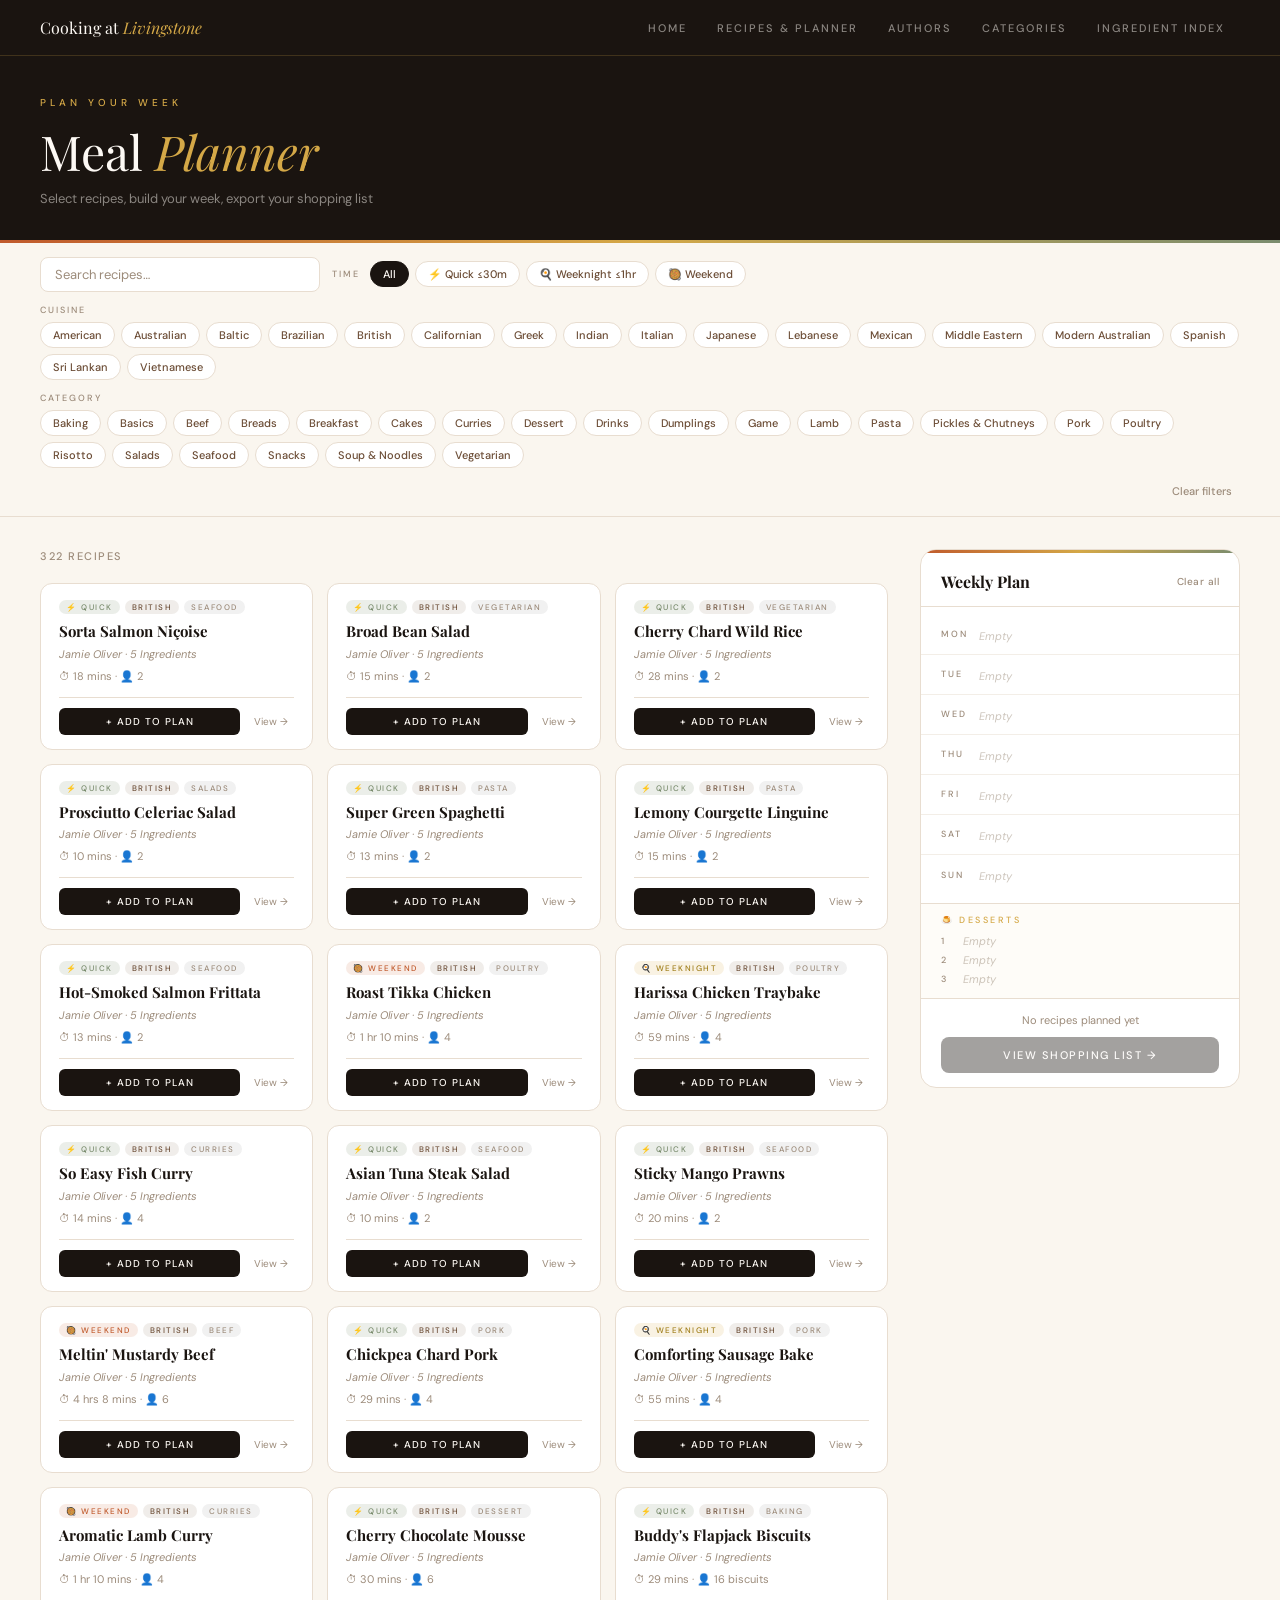
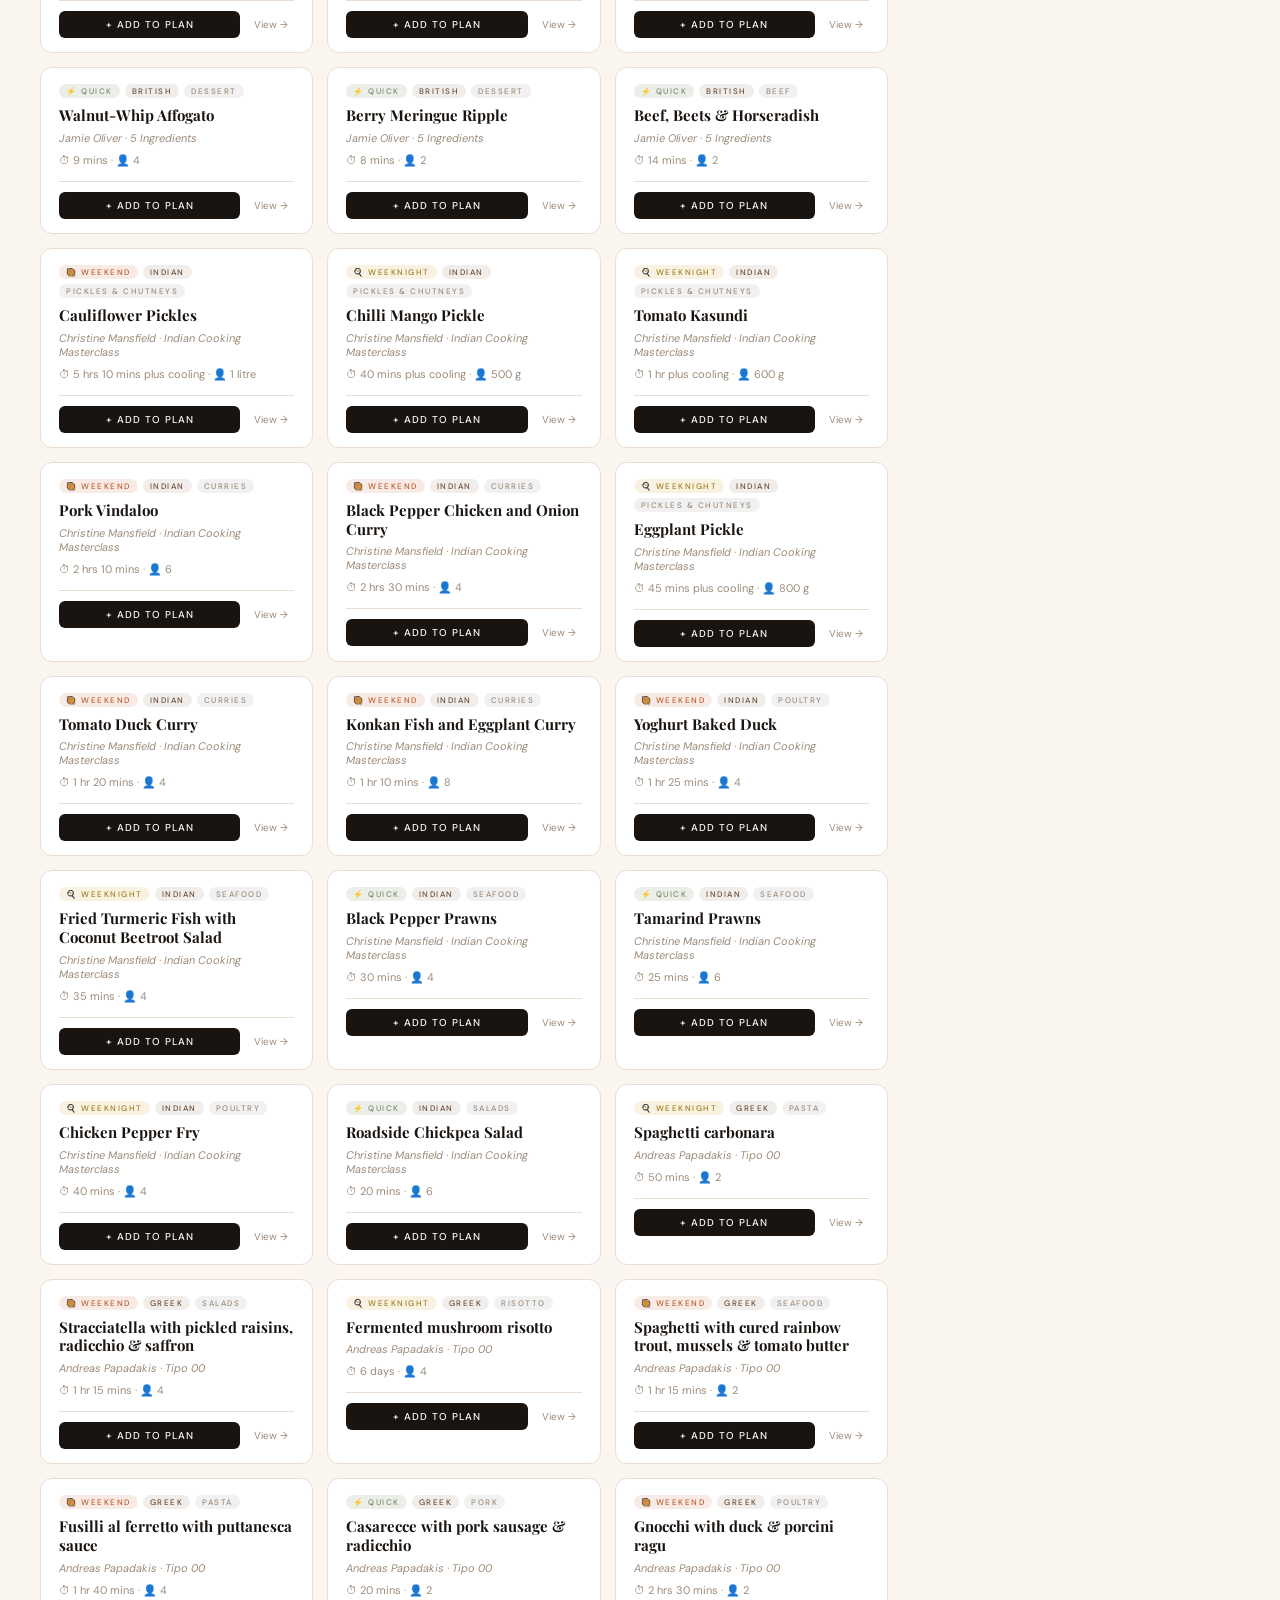
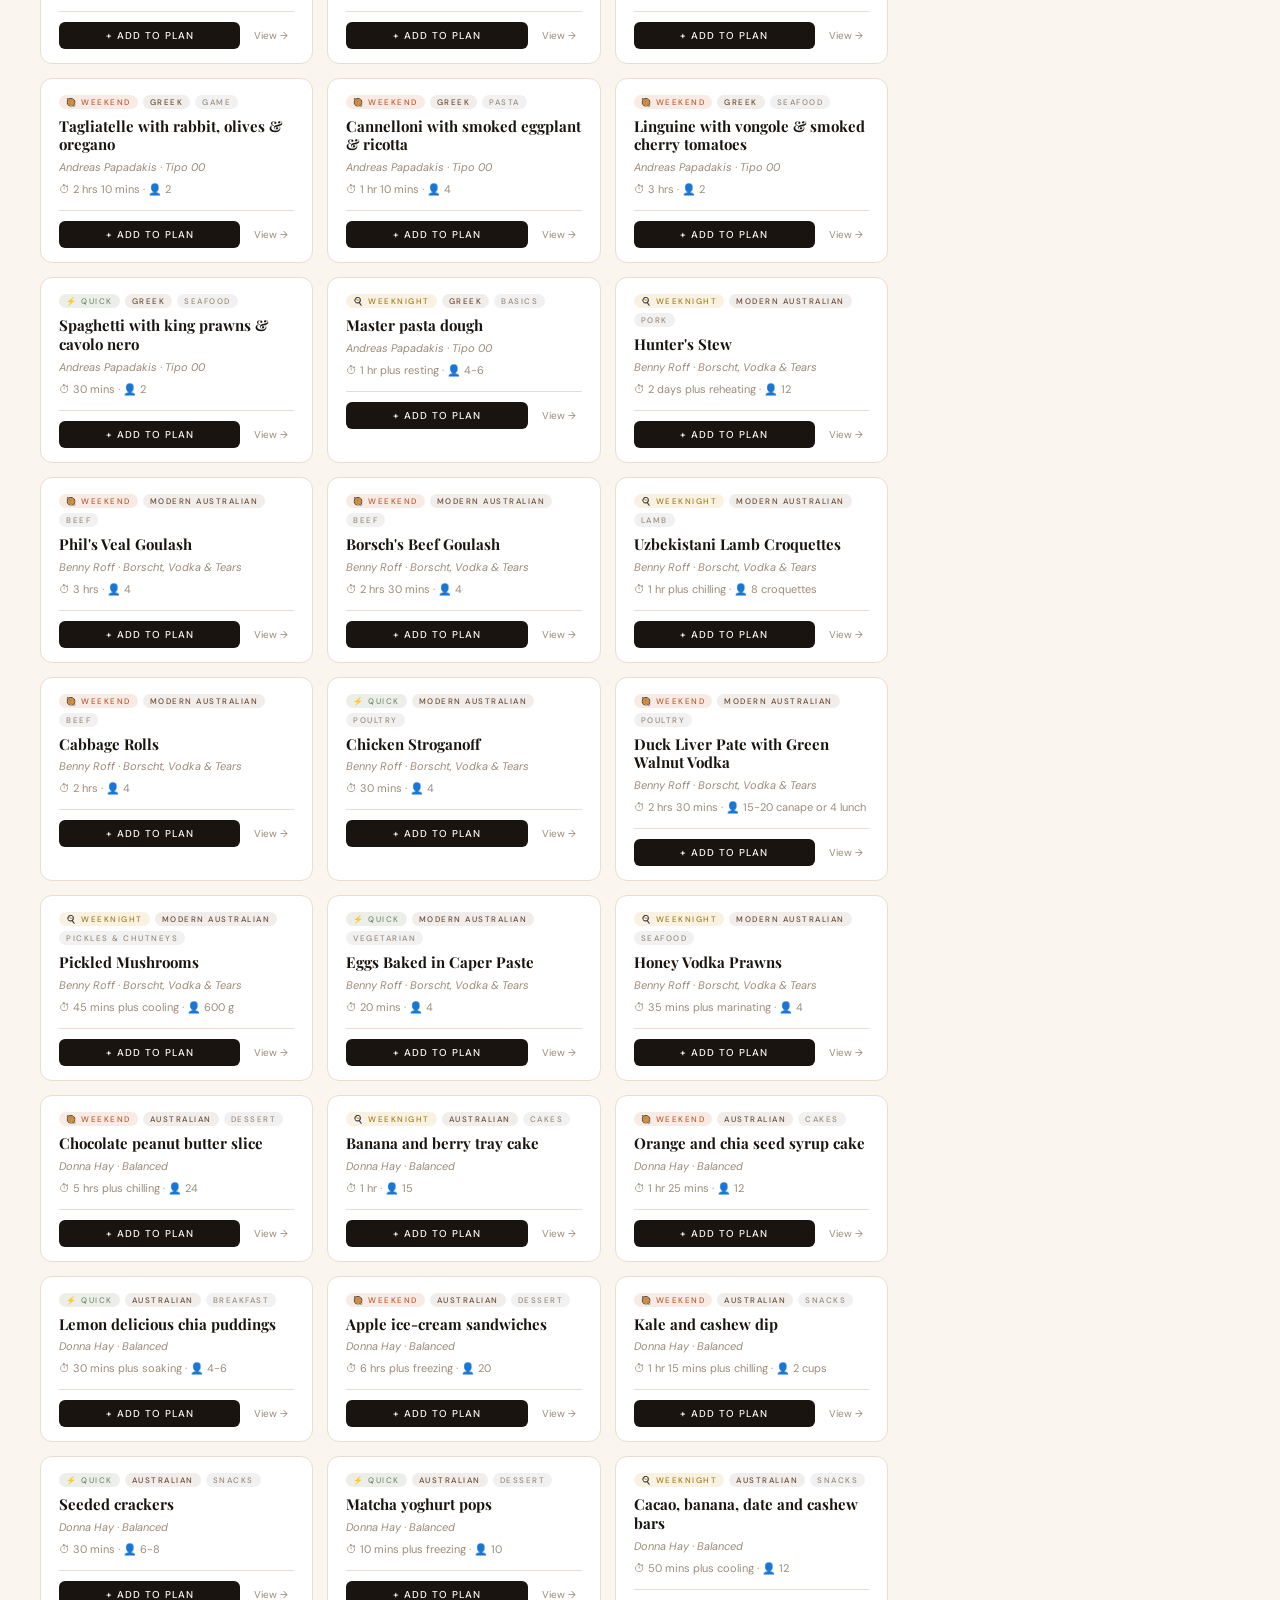
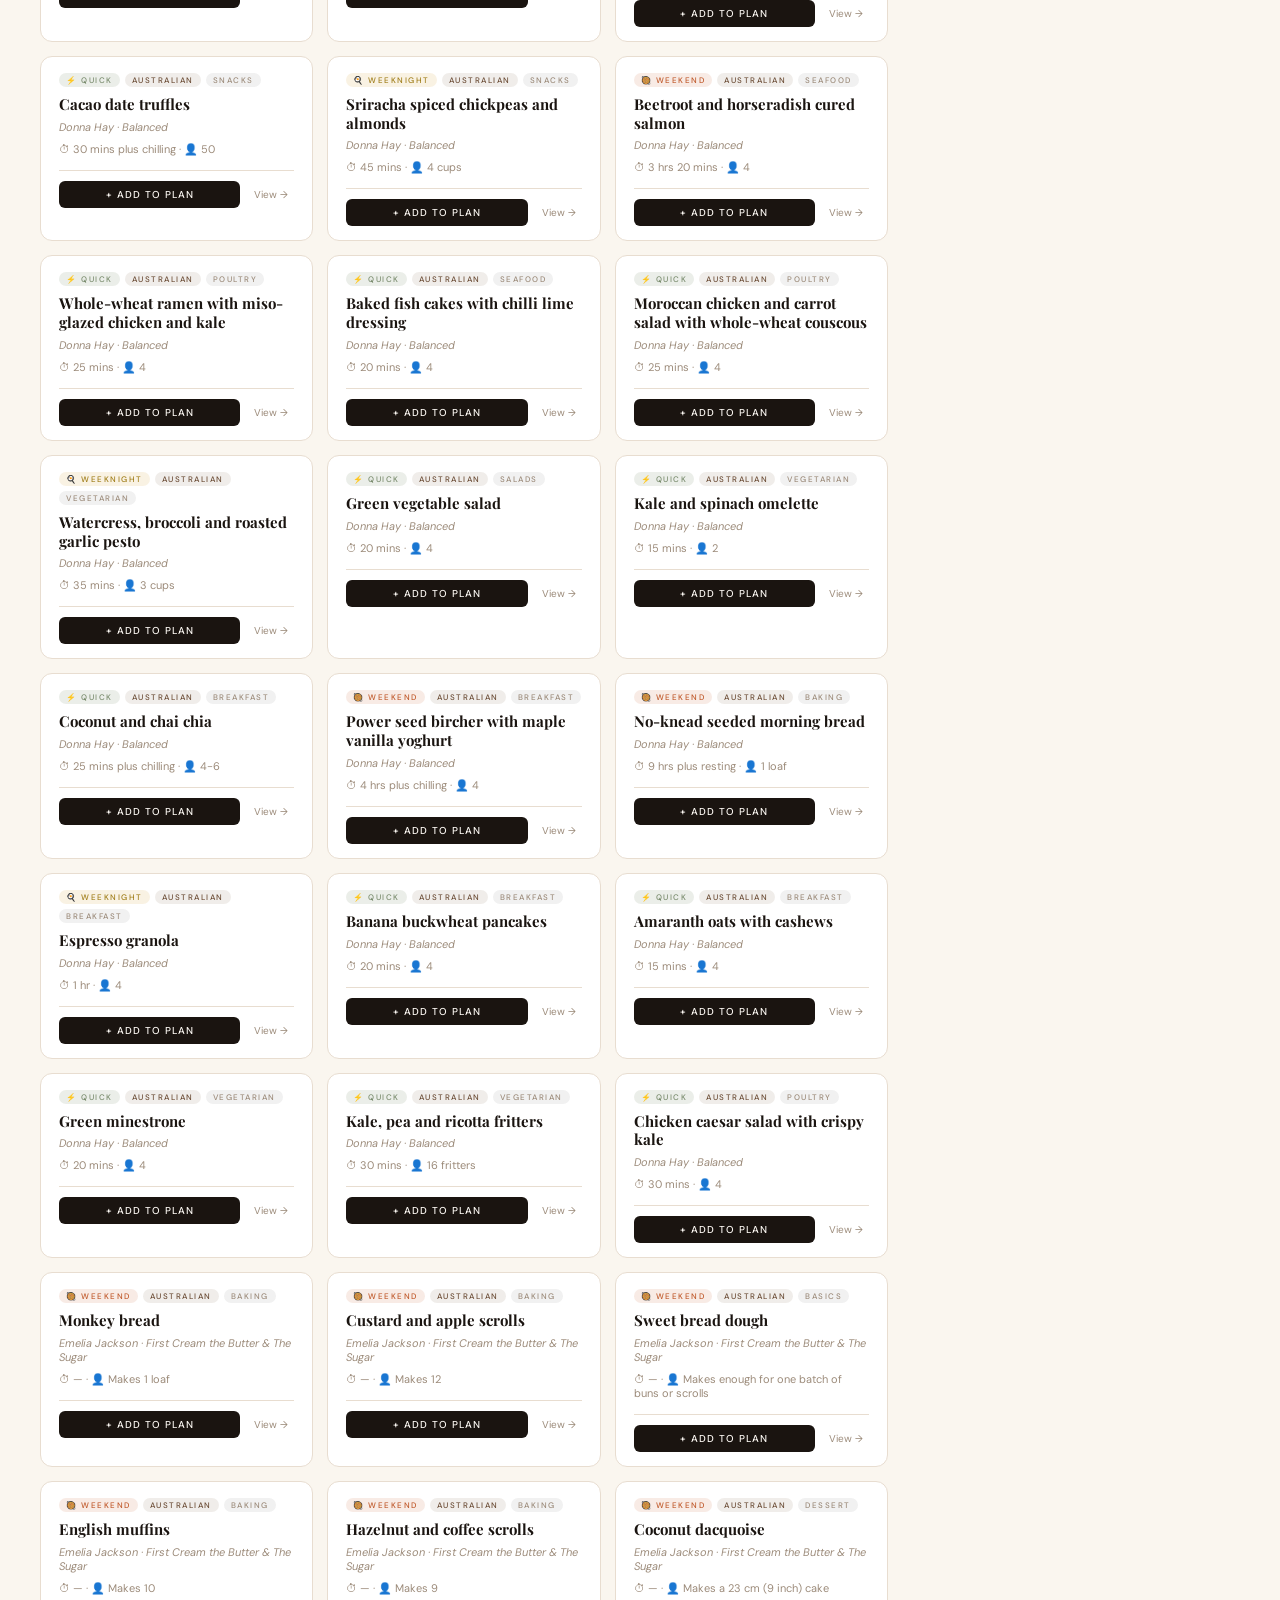
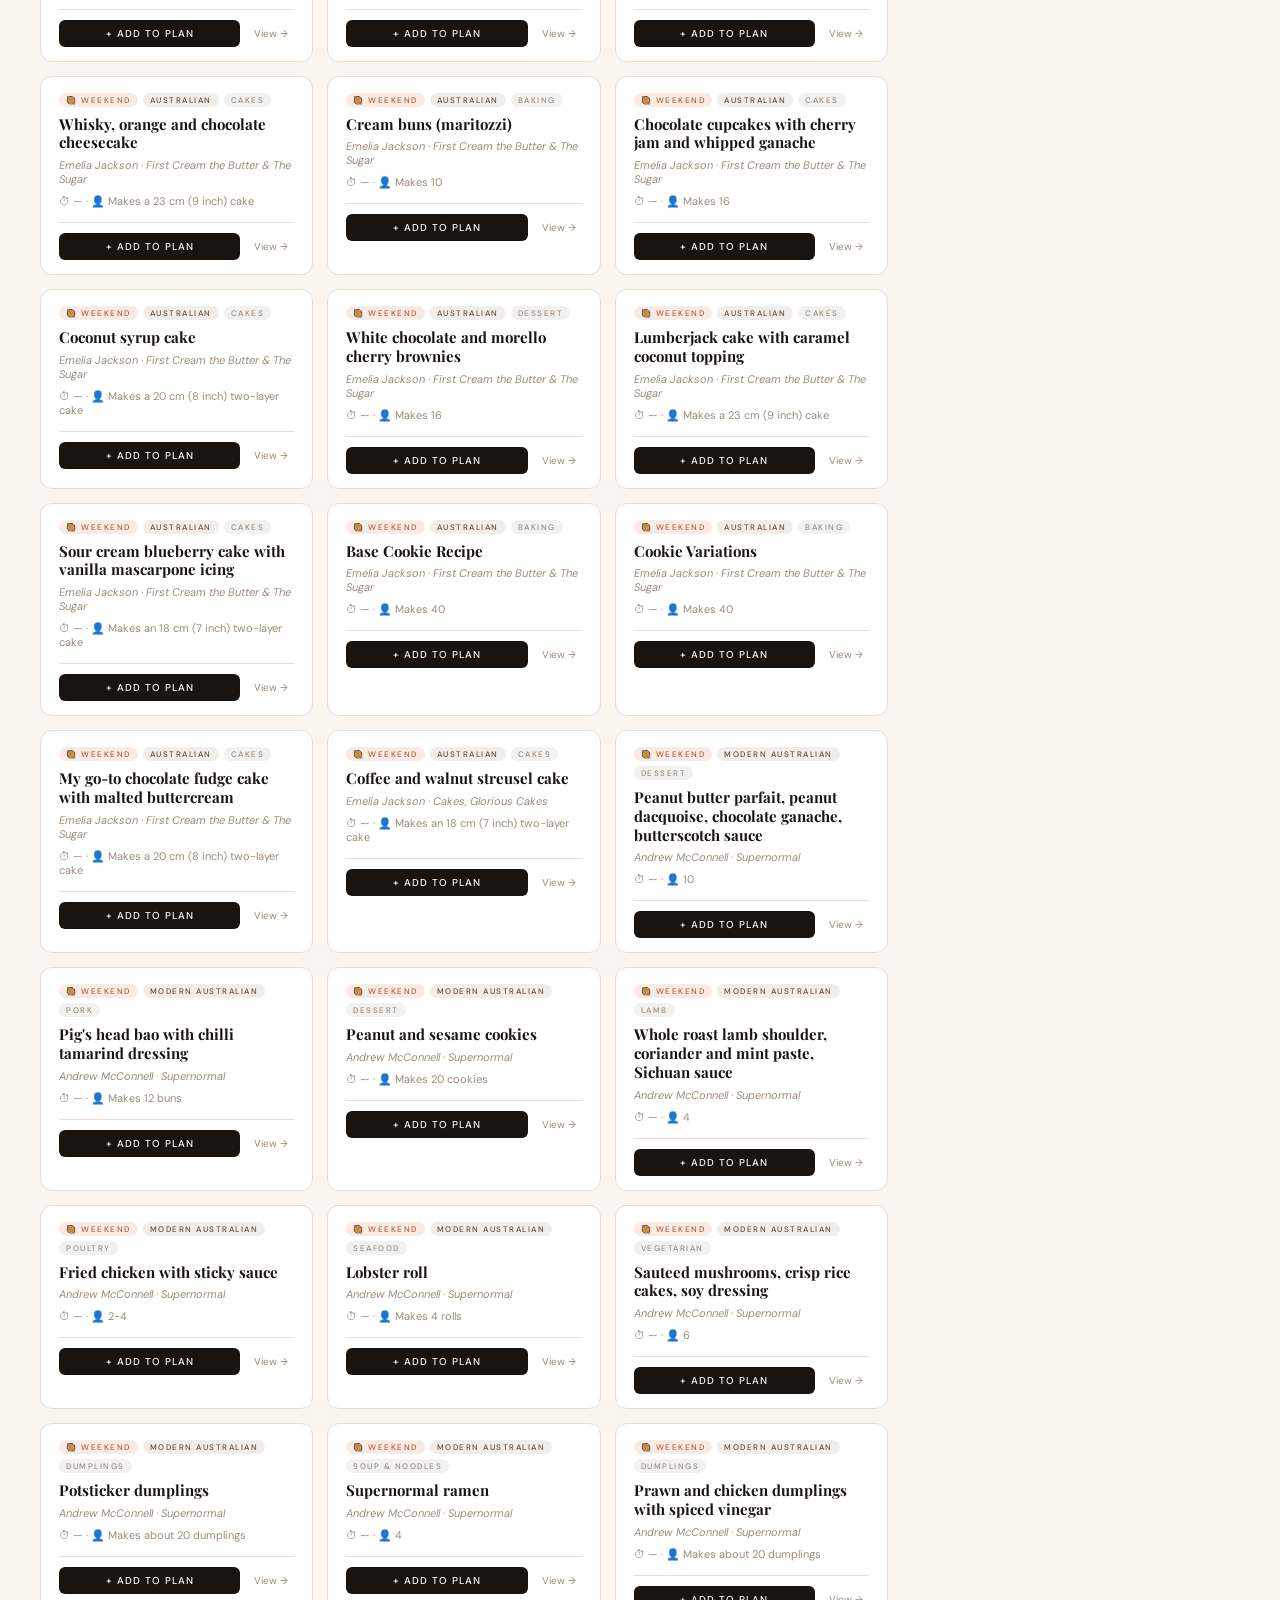
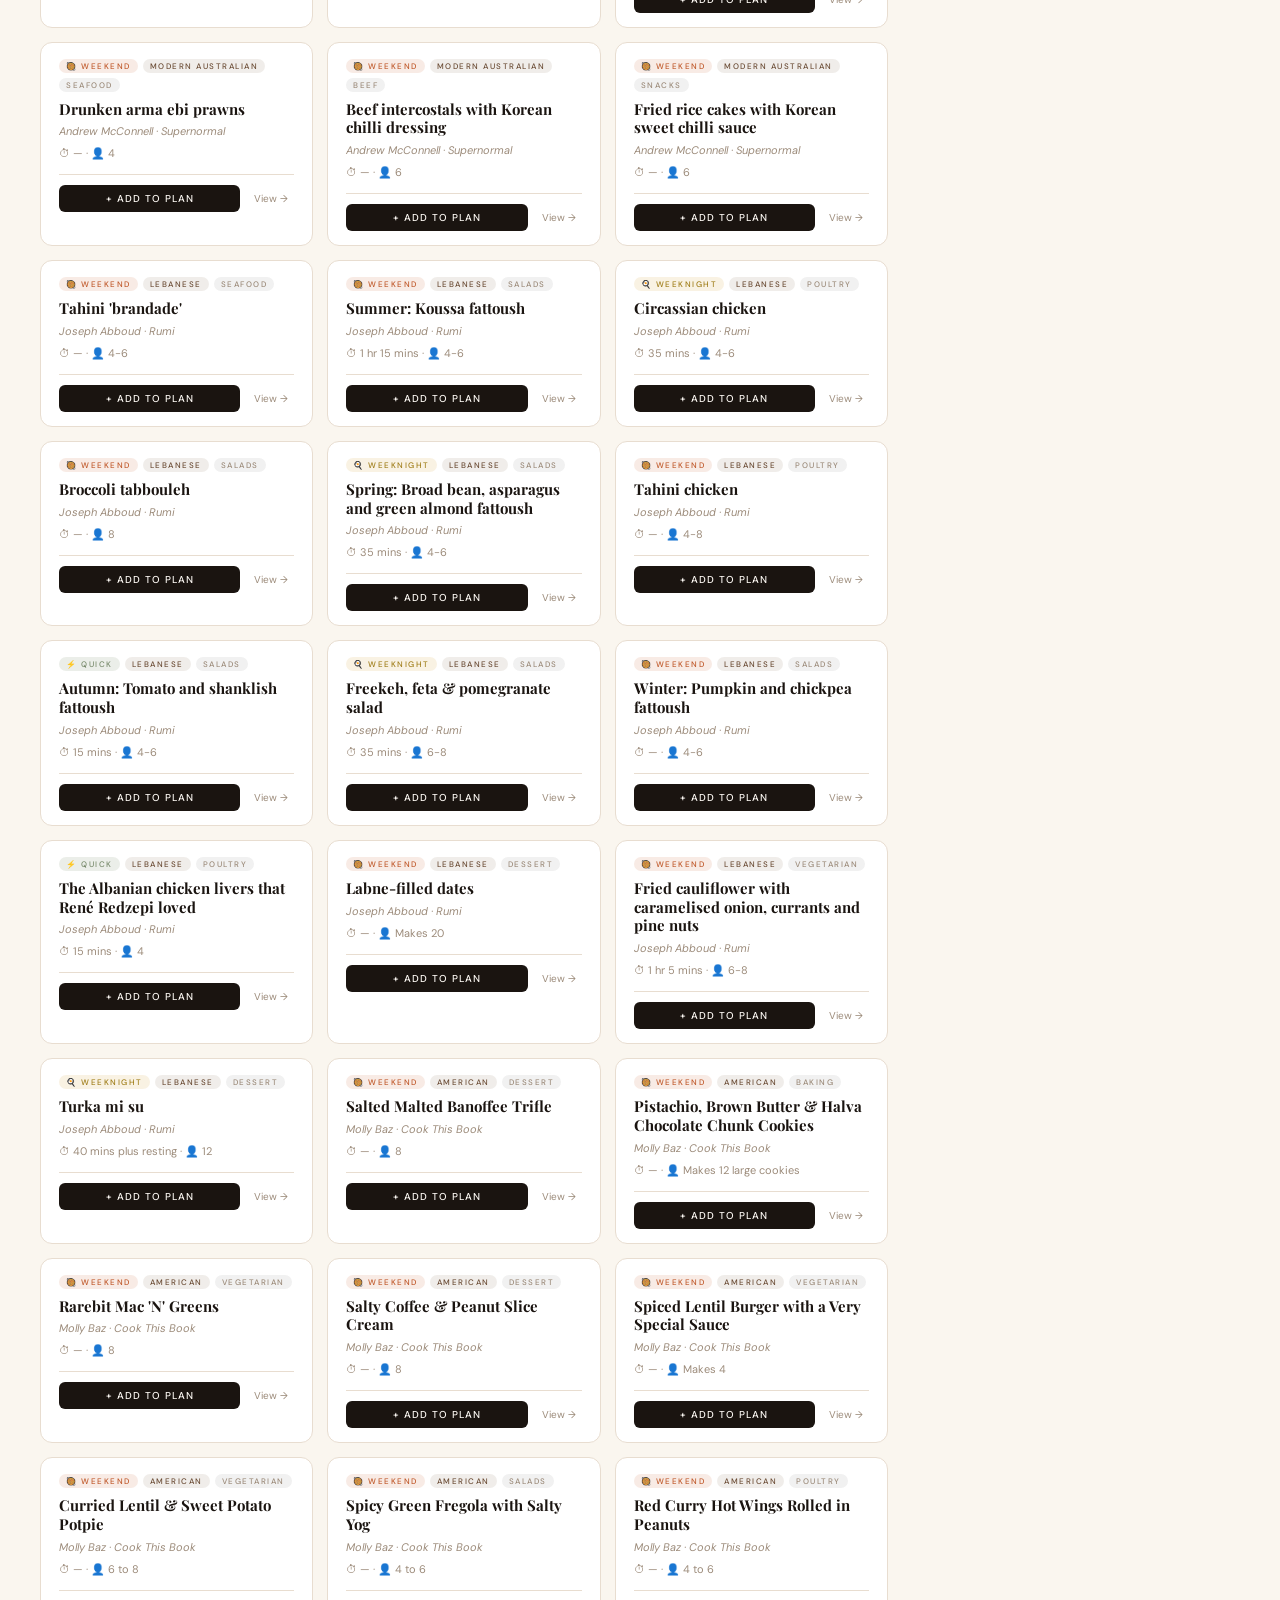
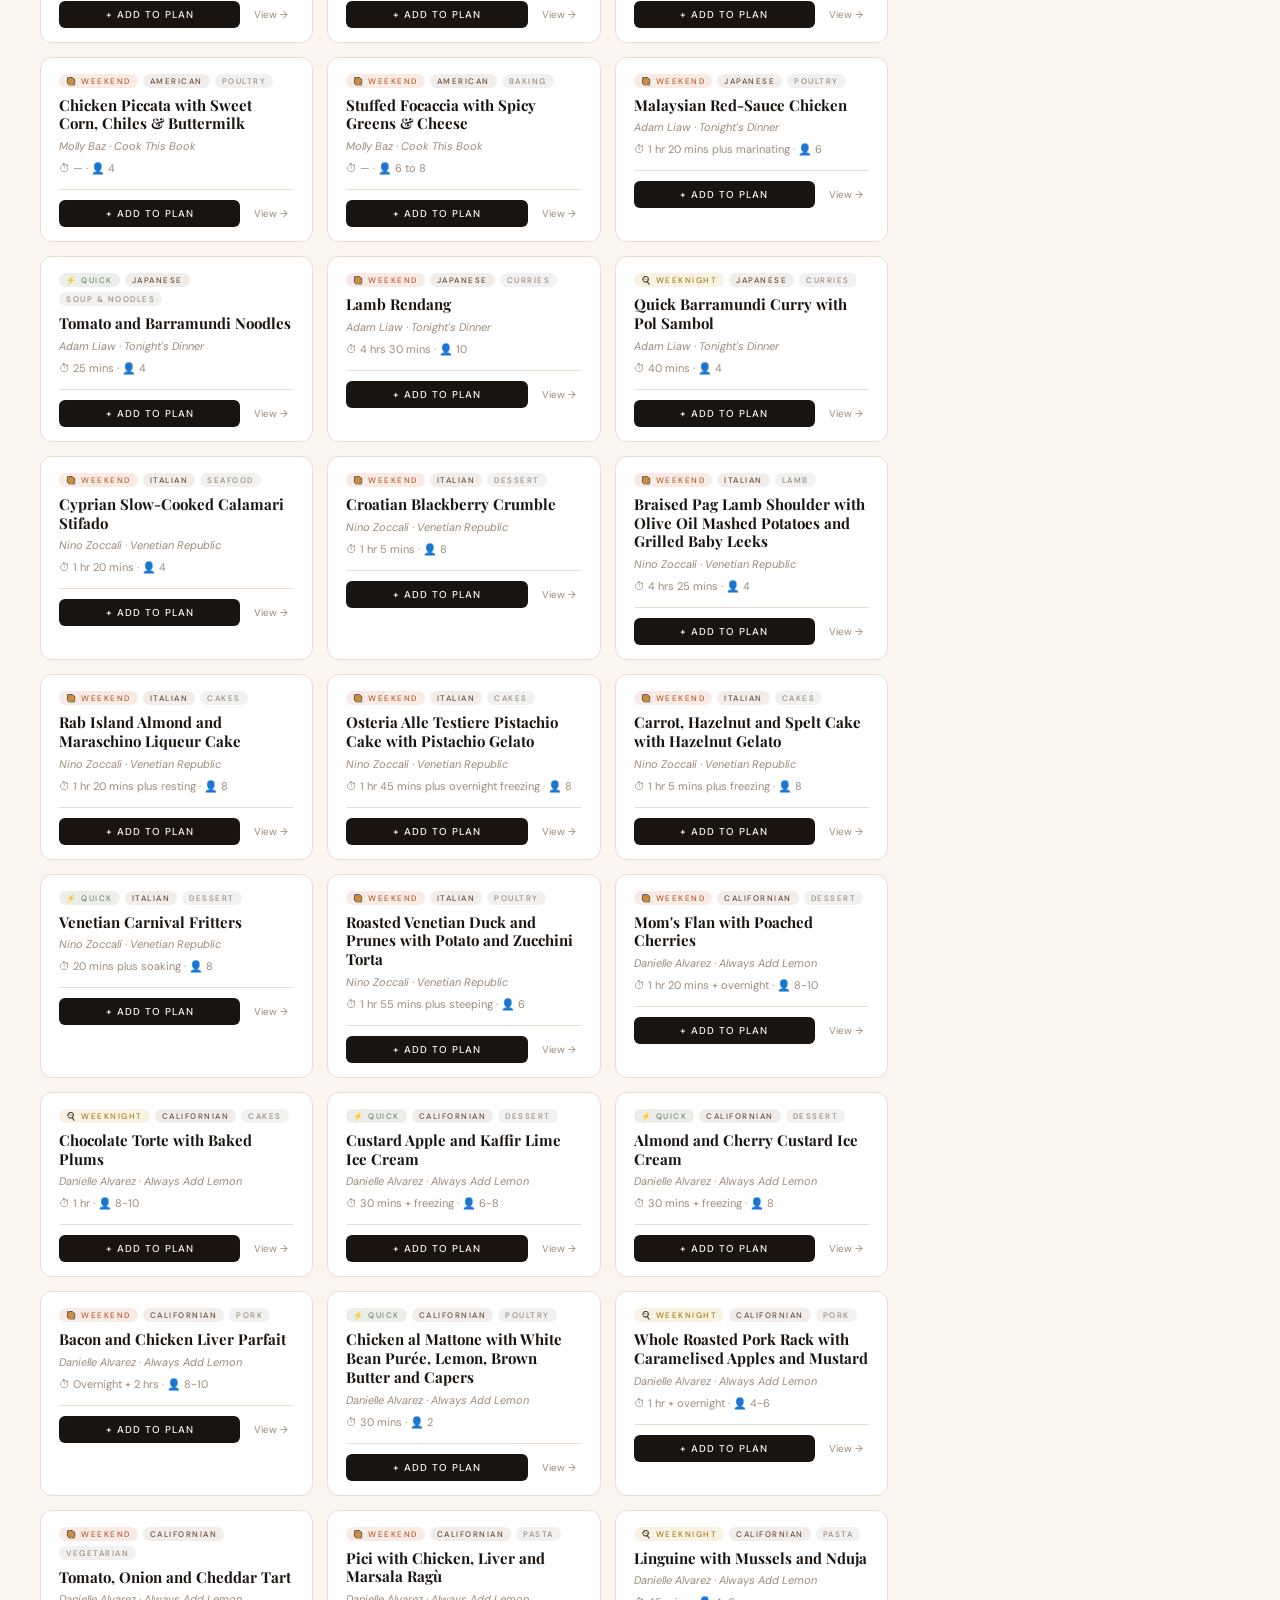
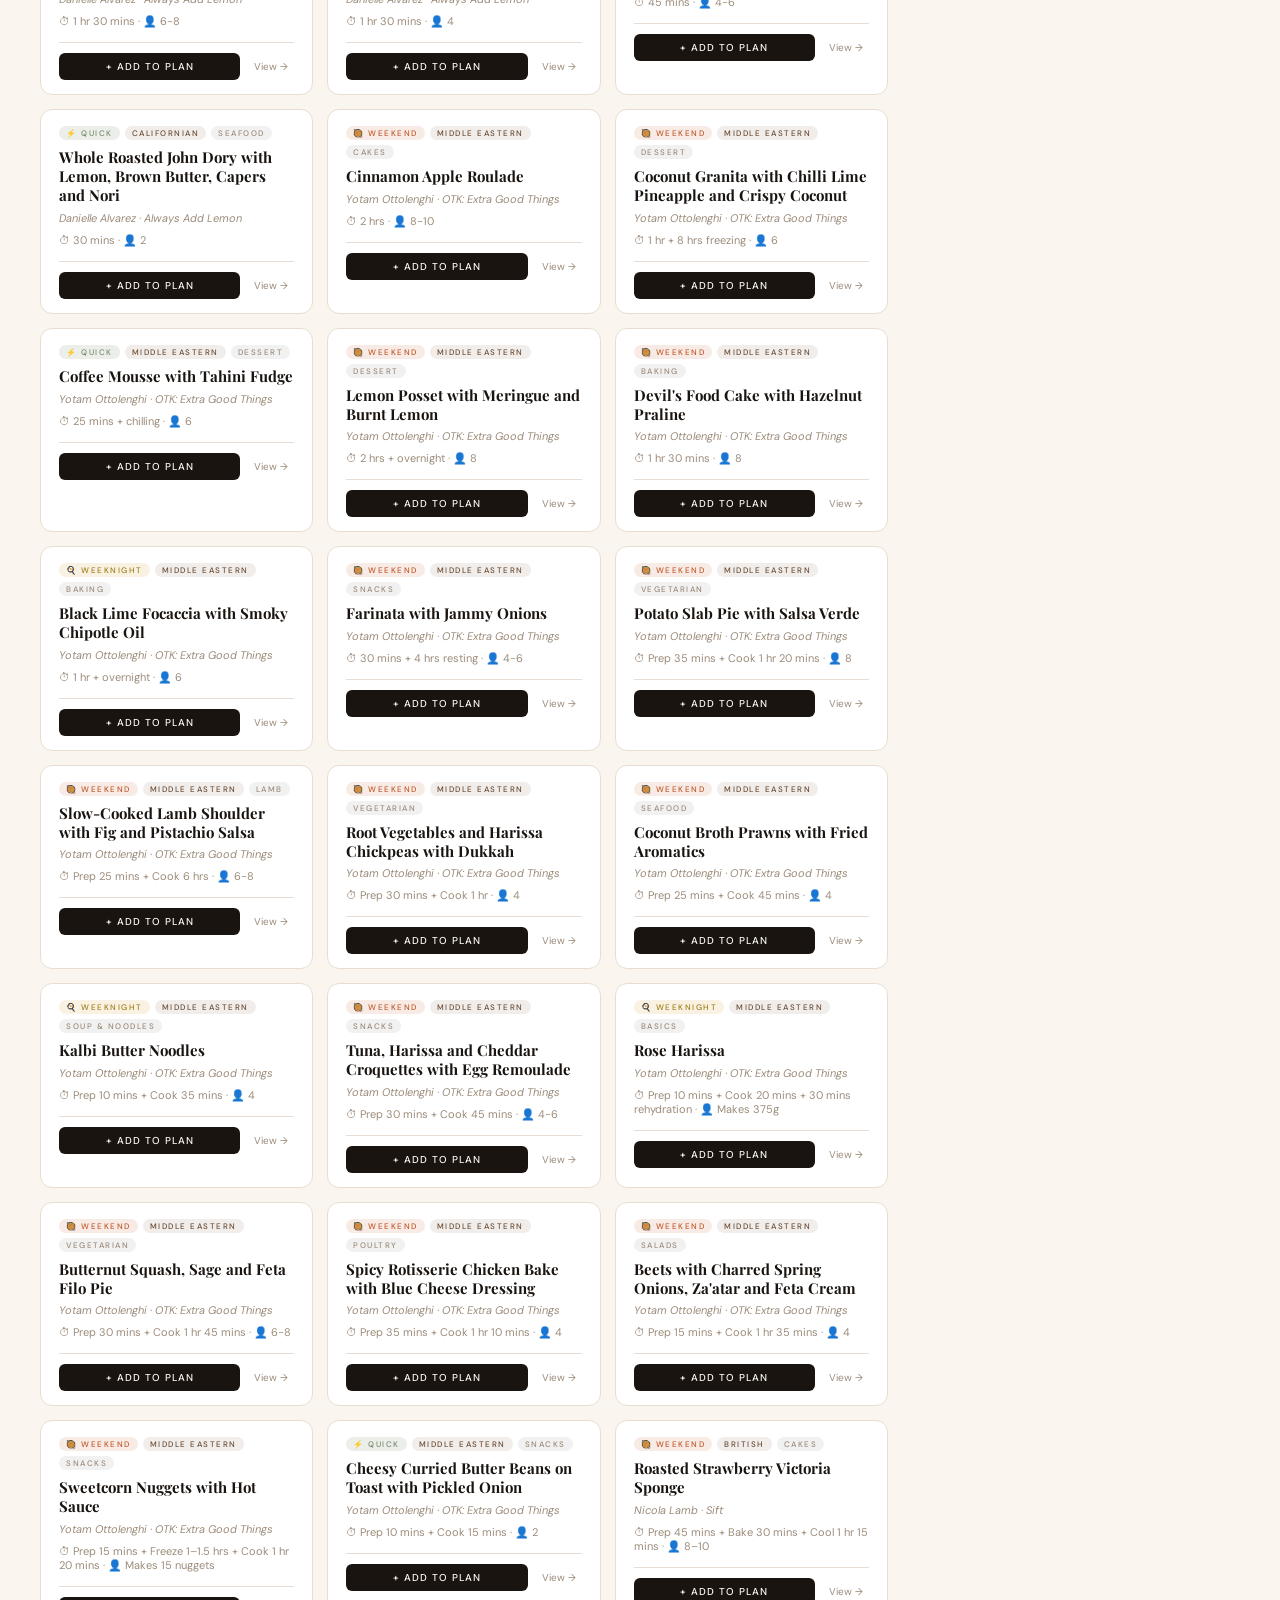
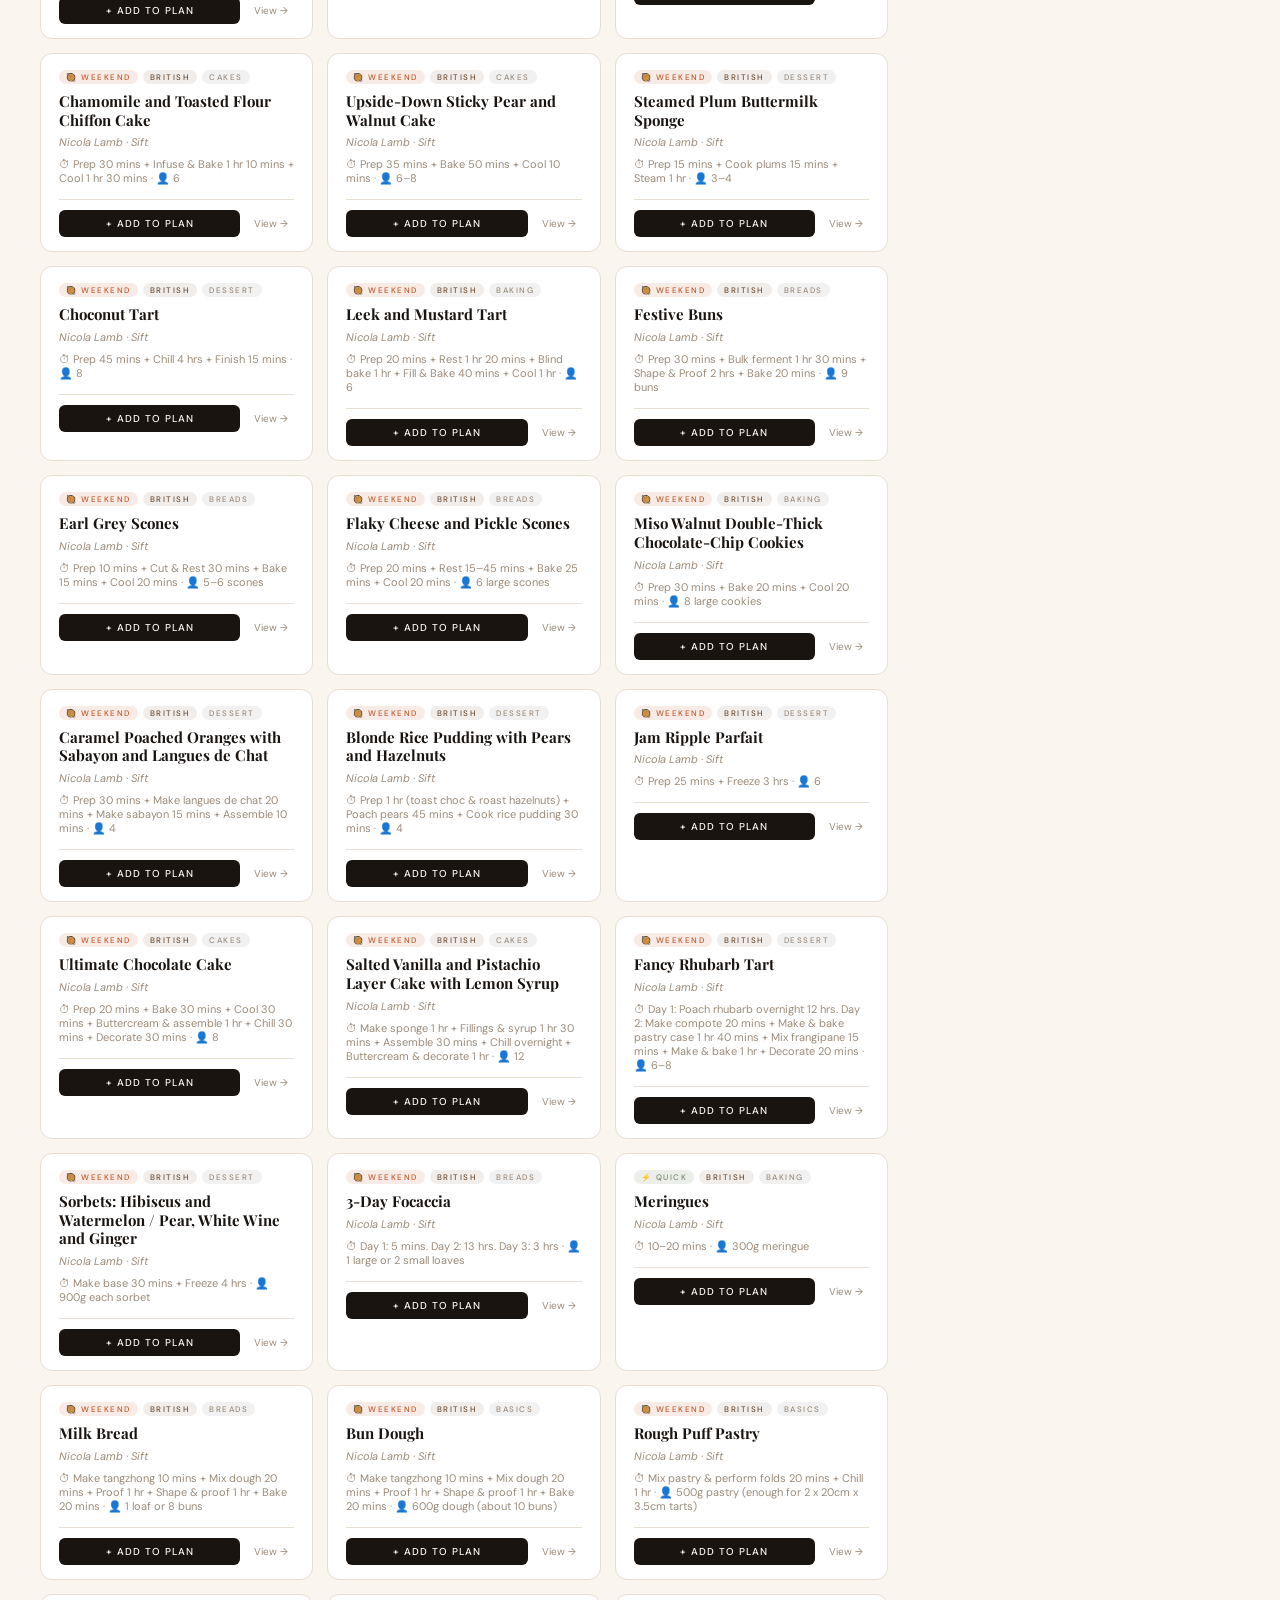
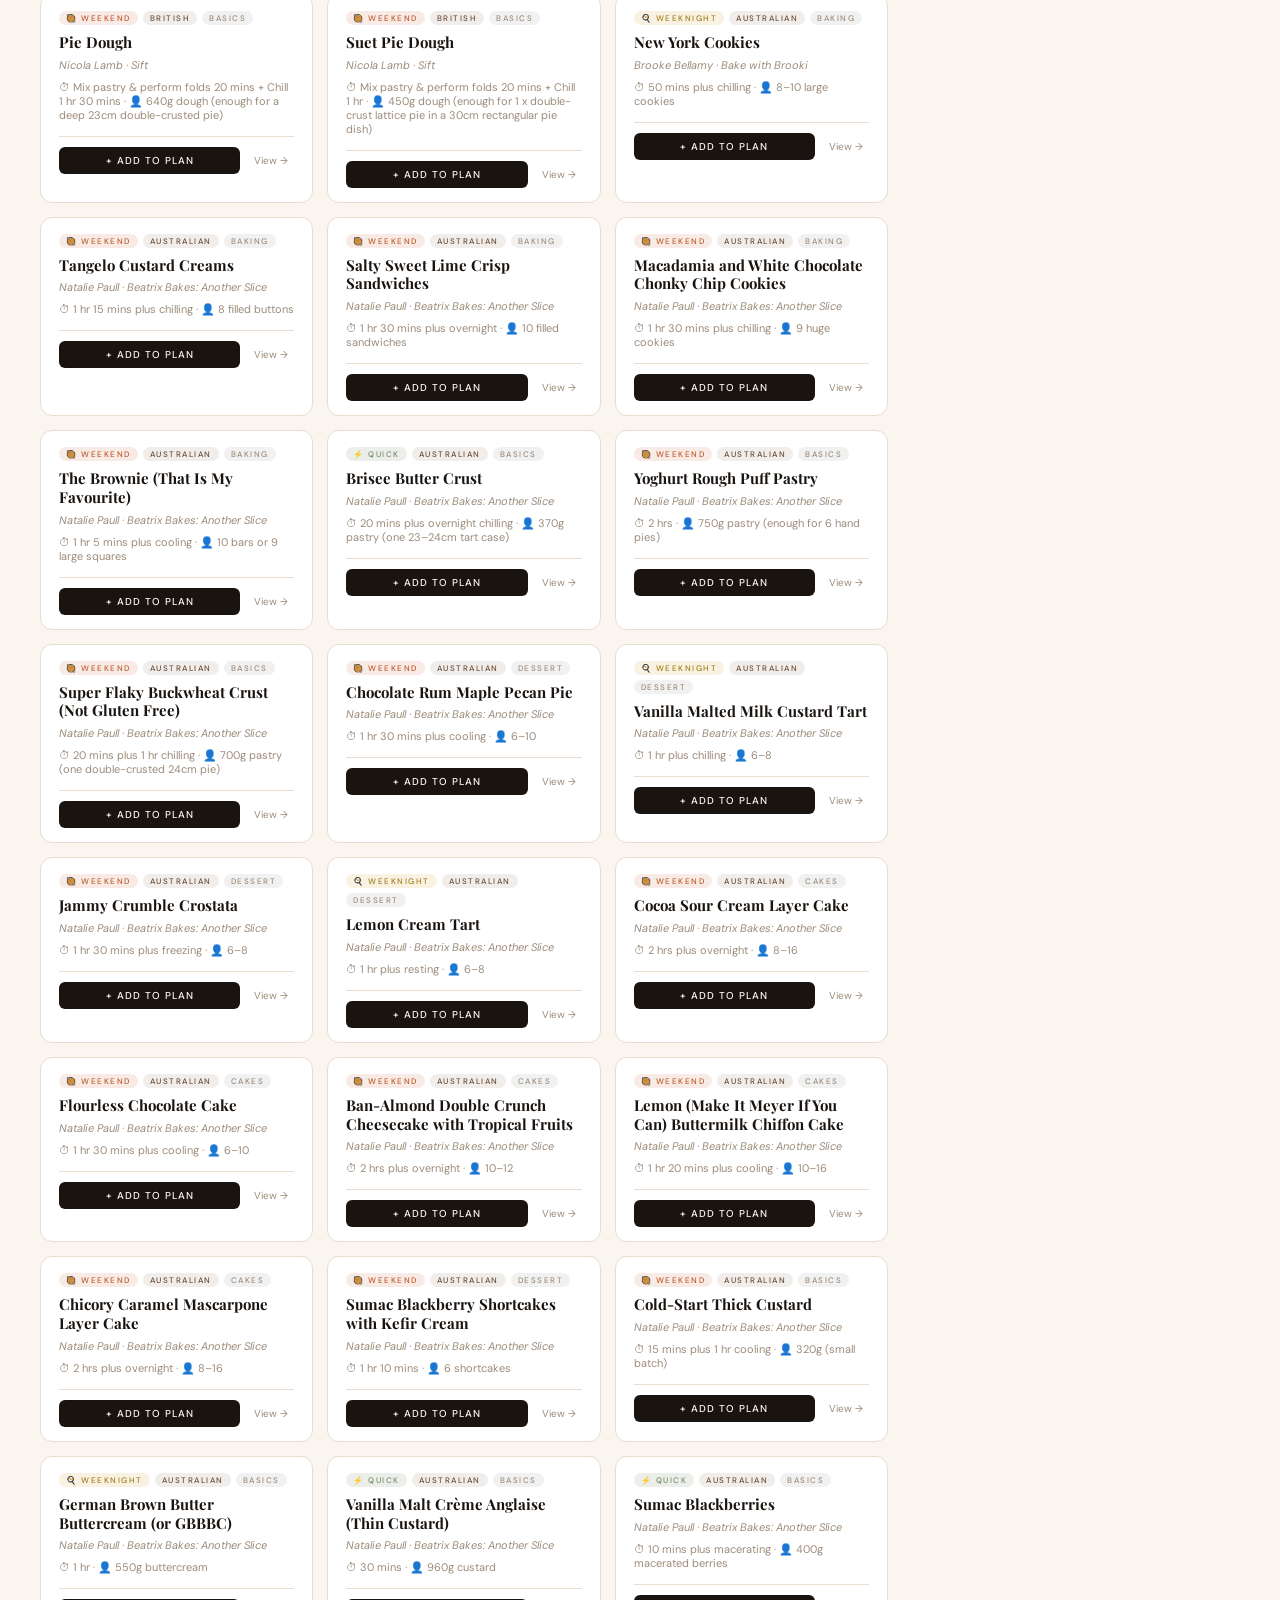
<file: planner.html>
<!DOCTYPE html>
<html lang="en">
<head>
<meta charset="UTF-8">
<meta name="viewport" content="width=device-width, initial-scale=1.0">
<title>Meal Planner — Cooking at Livingstone</title>
<link href="https://fonts.googleapis.com/css2?family=Playfair+Display:ital,wght@0,400;0,700;1,400&family=DM+Sans:ital,wght@0,300;0,400;0,500;1,300&display=swap" rel="stylesheet">
<link rel="stylesheet" href="shared.css">
<style>

/* ══════════════════════════════════════════
   FILTER BAR
══════════════════════════════════════════ */
.filter-bar {
  position: sticky;
  top: var(--nav-h);
  z-index: 200;
  background: var(--cream);
  border-bottom: 1px solid var(--border);
  padding: 14px 40px;
  display: flex;
  flex-wrap: wrap;
  gap: 12px;
  align-items: center;
}
.filter-search {
  flex: 1;
  min-width: 180px;
  max-width: 280px;
  background: var(--card);
  border: 1px solid var(--border);
  border-radius: 8px;
  padding: 8px 14px;
  font-family: 'DM Sans', sans-serif;
  font-size: 13px;
  color: var(--ink);
  outline: none;
  transition: border-color 0.18s;
}
.filter-search:focus { border-color: var(--rust); }
.filter-search::placeholder { color: var(--muted); }

.filter-group {
  display: flex;
  align-items: center;
  gap: 6px;
  flex-wrap: wrap;
}
.filter-group-label {
  font-size: 9px;
  font-weight: 500;
  letter-spacing: 2px;
  text-transform: uppercase;
  color: var(--muted);
  margin-right: 4px;
}
.fchip {
  display: inline-flex;
  align-items: center;
  gap: 4px;
  background: var(--card);
  border: 1px solid var(--border);
  border-radius: 20px;
  padding: 5px 12px;
  font-family: 'DM Sans', sans-serif;
  font-size: 11px;
  font-weight: 500;
  color: var(--brown);
  cursor: pointer;
  transition: all 0.15s;
  white-space: nowrap;
  user-select: none;
}
.fchip:hover { border-color: var(--rust); color: var(--rust); }
.fchip.active { background: var(--ink); border-color: var(--ink); color: var(--warm-white); }
.fchip.time-quick.active  { background: var(--sage);  border-color: var(--sage); }
.fchip.time-weeknight.active { background: var(--gold); border-color: var(--gold); color: var(--ink); }
.fchip.time-weekend.active { background: var(--rust); border-color: var(--rust); }

.filter-clear {
  margin-left: auto;
  background: none;
  border: none;
  font-family: 'DM Sans', sans-serif;
  font-size: 11px;
  font-weight: 500;
  color: var(--muted);
  cursor: pointer;
  padding: 4px 8px;
  border-radius: 4px;
  transition: color 0.15s;
}
.filter-clear:hover { color: var(--rust); }

/* ══════════════════════════════════════════
   LAYOUT
══════════════════════════════════════════ */
.planner-layout {
  display: grid;
  grid-template-columns: 1fr 320px;
  gap: 0;
  align-items: start;
  padding: 32px 40px 64px;
  gap: 32px;
}

/* ══════════════════════════════════════════
   RECIPE BROWSER
══════════════════════════════════════════ */
.browser-meta {
  display: flex;
  align-items: center;
  justify-content: space-between;
  margin-bottom: 20px;
}
.browser-count {
  font-size: 11px;
  font-weight: 500;
  letter-spacing: 1.5px;
  text-transform: uppercase;
  color: var(--muted);
}
.recipe-grid {
  display: grid;
  grid-template-columns: repeat(auto-fill, minmax(240px, 1fr));
  gap: 14px;
}
.no-results {
  grid-column: 1/-1;
  text-align: center;
  padding: 48px 0;
  color: var(--muted);
  font-style: italic;
  font-size: 15px;
}

/* Recipe Cards */
.plan-card {
  background: var(--card);
  border: 1px solid var(--border);
  border-radius: 12px;
  padding: 16px 18px 14px;
  display: flex;
  flex-direction: column;
  gap: 6px;
  position: relative;
  transition: box-shadow 0.18s, transform 0.18s;
}
.plan-card:hover {
  transform: translateY(-2px);
  box-shadow: 0 6px 20px rgba(26,20,16,0.09);
}
.plan-card.in-plan {
  border-color: var(--sage);
  background: rgba(122,140,110,0.05);
}
.plan-card-badges {
  display: flex;
  gap: 5px;
  flex-wrap: wrap;
  margin-bottom: 2px;
}
.badge {
  font-size: 8px;
  font-weight: 500;
  letter-spacing: 1.5px;
  text-transform: uppercase;
  padding: 2px 7px;
  border-radius: 10px;
  white-space: nowrap;
}
.badge-quick    { background: rgba(122,140,110,0.15); color: var(--sage); }
.badge-weeknight{ background: rgba(212,168,71,0.15);  color: #a07e1a; }
.badge-weekend  { background: rgba(192,90,44,0.12);   color: var(--rust); }
.badge-cuisine  { background: rgba(107,76,53,0.1);    color: var(--brown); }
.badge-cat      { background: rgba(26,20,16,0.06);    color: var(--muted); }

.plan-card-title {
  font-family: 'Playfair Display', serif;
  font-size: 15px;
  font-weight: 700;
  line-height: 1.25;
  color: var(--ink);
}
.plan-card-author {
  font-size: 11px;
  color: var(--muted);
  font-style: italic;
}
.plan-card-time {
  font-size: 11px;
  color: var(--muted);
  margin-top: 2px;
}
.plan-card-footer {
  margin-top: 8px;
  padding-top: 10px;
  border-top: 1px solid var(--border);
  display: flex;
  align-items: center;
  gap: 8px;
}
.add-plan-btn {
  flex: 1;
  background: var(--ink);
  color: var(--warm-white);
  border: none;
  border-radius: 6px;
  padding: 7px 10px;
  font-family: 'DM Sans', sans-serif;
  font-size: 10px;
  font-weight: 500;
  letter-spacing: 1px;
  text-transform: uppercase;
  cursor: pointer;
  transition: background 0.15s;
}
.add-plan-btn:hover { background: var(--rust); }
.add-plan-btn.in-plan { background: var(--sage); }
.add-plan-btn.in-plan:hover { background: #5a6e52; }
.view-recipe-link {
  font-size: 10px;
  color: var(--muted);
  text-decoration: none;
  padding: 7px 6px;
  white-space: nowrap;
  transition: color 0.15s;
}
.view-recipe-link:hover { color: var(--rust); }

/* ══════════════════════════════════════════
   PLANNER SIDEBAR
══════════════════════════════════════════ */
.planner-sidebar {
  position: sticky;
  top: calc(var(--nav-h) + 60px);
}
.planner-card {
  background: var(--card);
  border: 1px solid var(--border);
  border-radius: 16px;
  overflow: hidden;
}
.planner-card::before {
  content: '';
  display: block;
  height: 3px;
  background: linear-gradient(90deg, var(--rust), var(--gold), var(--sage));
}
.planner-card-head {
  padding: 18px 20px 14px;
  display: flex;
  align-items: center;
  justify-content: space-between;
  border-bottom: 1px solid var(--border);
}
.planner-card-title {
  font-family: 'Playfair Display', serif;
  font-size: 16px;
  font-weight: 700;
  color: var(--ink);
}
.planner-clear {
  background: none;
  border: none;
  font-family: 'DM Sans', sans-serif;
  font-size: 10px;
  font-weight: 500;
  color: var(--muted);
  cursor: pointer;
  letter-spacing: 0.5px;
  transition: color 0.15s;
}
.planner-clear:hover { color: var(--rust); }

.planner-days { padding: 8px 0; }
.planner-day {
  display: flex;
  align-items: center;
  gap: 10px;
  padding: 7px 20px;
  min-height: 40px;
  border-bottom: 1px solid rgba(232,221,208,0.5);
  transition: background 0.15s;
}
.planner-day:last-child { border-bottom: none; }
.day-label {
  font-size: 9px;
  font-weight: 500;
  letter-spacing: 2px;
  text-transform: uppercase;
  color: var(--muted);
  width: 28px;
  flex-shrink: 0;
}
.day-slot {
  flex: 1;
  min-width: 0;
}
.day-slot-empty {
  font-size: 11px;
  color: rgba(156,139,122,0.5);
  font-style: italic;
}
.day-slot-filled {
  display: flex;
  align-items: center;
  gap: 6px;
}
.day-slot-name {
  font-size: 12px;
  font-weight: 500;
  color: var(--ink);
  white-space: nowrap;
  overflow: hidden;
  text-overflow: ellipsis;
  flex: 1;
  min-width: 0;
}
.day-remove {
  background: none;
  border: none;
  cursor: pointer;
  color: var(--muted);
  font-size: 14px;
  line-height: 1;
  padding: 2px;
  flex-shrink: 0;
  transition: color 0.15s;
}
.day-remove:hover { color: var(--rust); }
.day-add {
  background: none;
  border: 1px dashed var(--border);
  border-radius: 4px;
  width: 22px;
  height: 22px;
  display: flex;
  align-items: center;
  justify-content: center;
  cursor: pointer;
  color: var(--muted);
  font-size: 14px;
  transition: all 0.15s;
  flex-shrink: 0;
}
.day-add:hover { border-color: var(--rust); color: var(--rust); }

.planner-desserts {
  padding: 10px 20px 12px;
  border-top: 1px solid var(--border);
  background: rgba(212,168,71,0.04);
}
.planner-section-label {
  font-size: 9px;
  font-weight: 500;
  letter-spacing: 2.5px;
  text-transform: uppercase;
  color: var(--gold);
  margin-bottom: 8px;
}
.dessert-slots {
  display: flex;
  flex-direction: column;
  gap: 5px;
}
.dessert-slot {
  display: flex;
  align-items: center;
  gap: 8px;
  font-size: 11px;
}
.dessert-num {
  font-size: 9px;
  font-weight: 500;
  letter-spacing: 1.5px;
  color: var(--muted);
  width: 14px;
  flex-shrink: 0;
}

.planner-footer {
  padding: 14px 20px;
  border-top: 1px solid var(--border);
}
.plan-count {
  font-size: 11px;
  color: var(--muted);
  margin-bottom: 10px;
  text-align: center;
}
.view-list-btn {
  display: block;
  width: 100%;
  background: var(--ink);
  color: var(--warm-white);
  border: none;
  border-radius: 8px;
  padding: 11px;
  font-family: 'DM Sans', sans-serif;
  font-size: 11px;
  font-weight: 500;
  letter-spacing: 1.5px;
  text-transform: uppercase;
  cursor: pointer;
  transition: background 0.18s;
  text-align: center;
}
.view-list-btn:hover { background: var(--rust); }
.view-list-btn:disabled { opacity: 0.4; cursor: not-allowed; }
.view-list-btn:disabled:hover { background: var(--ink); }

/* ══════════════════════════════════════════
   DAY PICKER MODAL
══════════════════════════════════════════ */
.modal-overlay {
  position: fixed;
  inset: 0;
  background: rgba(26,20,16,0.5);
  z-index: 500;
  display: flex;
  align-items: center;
  justify-content: center;
  padding: 20px;
}
.modal {
  background: var(--card);
  border-radius: 16px;
  padding: 28px;
  width: 100%;
  max-width: 360px;
  box-shadow: 0 24px 64px rgba(26,20,16,0.25);
}
.modal-eyebrow {
  font-size: 9px;
  font-weight: 500;
  letter-spacing: 3px;
  text-transform: uppercase;
  color: var(--muted);
  margin-bottom: 8px;
}
.modal-recipe-name {
  font-family: 'Playfair Display', serif;
  font-size: 18px;
  font-weight: 700;
  color: var(--ink);
  line-height: 1.2;
  margin-bottom: 20px;
  border-bottom: 1px solid var(--border);
  padding-bottom: 16px;
}
.modal-section-label {
  font-size: 9px;
  font-weight: 500;
  letter-spacing: 2.5px;
  text-transform: uppercase;
  color: var(--muted);
  margin-bottom: 10px;
}
.modal-day-options {
  display: grid;
  grid-template-columns: repeat(4, 1fr);
  gap: 6px;
  margin-bottom: 16px;
}
.modal-day-btn {
  background: var(--cream);
  border: 1px solid var(--border);
  border-radius: 8px;
  padding: 8px 4px;
  font-family: 'DM Sans', sans-serif;
  font-size: 10px;
  font-weight: 500;
  letter-spacing: 1px;
  text-transform: uppercase;
  color: var(--brown);
  cursor: pointer;
  transition: all 0.15s;
  text-align: center;
}
.modal-day-btn:hover:not(:disabled) { background: var(--ink); color: var(--warm-white); border-color: var(--ink); }
.modal-day-btn:disabled { opacity: 0.35; cursor: not-allowed; }
.modal-day-btn.taken { background: rgba(122,140,110,0.12); border-color: var(--sage); color: var(--sage); }
.modal-dessert-btns {
  display: flex;
  gap: 6px;
  margin-bottom: 20px;
}
.modal-dessert-btn {
  flex: 1;
  background: rgba(212,168,71,0.08);
  border: 1px solid rgba(212,168,71,0.3);
  border-radius: 8px;
  padding: 8px 4px;
  font-family: 'DM Sans', sans-serif;
  font-size: 10px;
  font-weight: 500;
  color: #a07e1a;
  cursor: pointer;
  transition: all 0.15s;
  text-align: center;
}
.modal-dessert-btn:hover:not(:disabled) { background: rgba(212,168,71,0.25); }
.modal-dessert-btn:disabled { opacity: 0.35; cursor: not-allowed; }
.modal-cancel {
  display: block;
  width: 100%;
  background: none;
  border: 1px solid var(--border);
  border-radius: 8px;
  padding: 9px;
  font-family: 'DM Sans', sans-serif;
  font-size: 11px;
  font-weight: 500;
  color: var(--muted);
  cursor: pointer;
  transition: all 0.15s;
}
.modal-cancel:hover { border-color: var(--rust); color: var(--rust); }

/* ══════════════════════════════════════════
   SHOPPING LIST
══════════════════════════════════════════ */
.shopping-section {
  background: var(--ink);
  padding: 48px 40px 64px;
  position: relative;
  overflow: hidden;
}
.shopping-section::before {
  content: '';
  position: absolute;
  top: -80px; right: -80px;
  width: 400px; height: 400px; border-radius: 50%;
  background: radial-gradient(circle, rgba(212,168,71,0.08) 0%, transparent 70%);
  pointer-events: none;
}
.shopping-header {
  display: flex;
  align-items: flex-start;
  justify-content: space-between;
  gap: 24px;
  margin-bottom: 28px;
  flex-wrap: wrap;
}
.shopping-header .section-title {
  color: var(--warm-white);
  font-family: 'Playfair Display', serif;
  font-size: clamp(24px, 4vw, 40px);
  font-weight: 400;
}
.shopping-header .section-title em { color: var(--gold); }
.export-actions {
  display: flex;
  gap: 8px;
  flex-wrap: wrap;
  align-items: center;
}
.export-btn {
  display: inline-flex;
  align-items: center;
  gap: 6px;
  background: rgba(250,246,239,0.1);
  border: 1px solid rgba(250,246,239,0.2);
  border-radius: 8px;
  padding: 9px 16px;
  font-family: 'DM Sans', sans-serif;
  font-size: 11px;
  font-weight: 500;
  color: var(--warm-white);
  cursor: pointer;
  transition: all 0.18s;
  letter-spacing: 0.5px;
  text-decoration: none;
}
.export-btn:hover { background: rgba(250,246,239,0.18); border-color: var(--gold); }
.export-btn.primary { background: var(--rust); border-color: var(--rust); }
.export-btn.primary:hover { background: #a04a22; }

.shopping-tabs {
  display: flex;
  gap: 0;
  border-bottom: 1px solid rgba(250,246,239,0.15);
  margin-bottom: 32px;
}
.tab-btn {
  background: none;
  border: none;
  border-bottom: 2px solid transparent;
  padding: 10px 20px;
  font-family: 'DM Sans', sans-serif;
  font-size: 11px;
  font-weight: 500;
  letter-spacing: 2px;
  text-transform: uppercase;
  color: rgba(250,246,239,0.45);
  cursor: pointer;
  transition: all 0.18s;
  margin-bottom: -1px;
}
.tab-btn:hover { color: var(--warm-white); }
.tab-btn.active { color: var(--gold); border-bottom-color: var(--gold); }

.shopping-content {
  position: relative;
  z-index: 1;
}

/* By-Recipe View */
.shopping-recipe-block {
  margin-bottom: 36px;
}
.shopping-recipe-title {
  font-family: 'Playfair Display', serif;
  font-size: 18px;
  font-weight: 700;
  color: var(--warm-white);
  margin-bottom: 4px;
}
.shopping-recipe-meta {
  font-size: 11px;
  color: rgba(250,246,239,0.4);
  font-style: italic;
  margin-bottom: 12px;
}
.shopping-ing-list {
  list-style: none;
  display: grid;
  grid-template-columns: repeat(auto-fill, minmax(260px, 1fr));
  gap: 4px 24px;
}
.shopping-ing-item {
  font-size: 13px;
  color: rgba(250,246,239,0.8);
  padding: 5px 0 5px 18px;
  position: relative;
  border-bottom: 1px solid rgba(250,246,239,0.06);
  line-height: 1.45;
}
.shopping-ing-item::before {
  content: '—';
  position: absolute;
  left: 0;
  color: var(--gold);
  font-size: 10px;
  top: 7px;
}
.shopping-ing-item.is-header {
  font-size: 9px;
  font-weight: 500;
  letter-spacing: 2px;
  text-transform: uppercase;
  color: var(--gold);
  padding-left: 0;
  border-bottom: none;
  margin-top: 10px;
  grid-column: 1/-1;
}
.shopping-ing-item.is-header::before { display: none; }

/* Combined List View */
.combined-grid {
  display: grid;
  grid-template-columns: repeat(auto-fill, minmax(280px, 1fr));
  gap: 4px 32px;
}
.combined-item {
  display: flex;
  align-items: baseline;
  gap: 8px;
  padding: 6px 0;
  border-bottom: 1px solid rgba(250,246,239,0.07);
  font-size: 13px;
  color: rgba(250,246,239,0.8);
  line-height: 1.4;
}
.combined-item input[type=checkbox] {
  flex-shrink: 0;
  width: 14px;
  height: 14px;
  cursor: pointer;
  accent-color: var(--gold);
}
.combined-item.checked {
  text-decoration: line-through;
  opacity: 0.4;
}
.combined-from {
  font-size: 10px;
  color: rgba(250,246,239,0.3);
  font-style: italic;
  white-space: nowrap;
  overflow: hidden;
  text-overflow: ellipsis;
  max-width: 100px;
  flex-shrink: 0;
}

/* ══════════════════════════════════════════
   RESPONSIVE
══════════════════════════════════════════ */
@media (max-width: 900px) {
  .planner-layout {
    grid-template-columns: 1fr;
    padding: 24px 20px 48px;
  }
  .planner-sidebar {
    position: static;
    order: -1;
  }
  .filter-bar { padding: 12px 20px; }
  .shopping-section { padding: 36px 20px 48px; }
  .modal-day-options { grid-template-columns: repeat(4, 1fr); }
}
@media (max-width: 600px) {
  .shopping-header { flex-direction: column; }
  .export-actions { width: 100%; }
  .export-btn { flex: 1; justify-content: center; }
  .recipe-grid { grid-template-columns: 1fr; }
}

</style>
</head>
<body>

<nav class="nav" id="main-nav">
  <a href="index.html" class="nav-brand">Cooking at <em>Livingstone</em></a>
  <button class="nav-toggle" id="nav-toggle" aria-label="Menu">☰</button>
  <ul class="nav-links" id="nav-links">
    <li><a href="index.html" class="nav-link">Home</a></li>
    <li><a href="browse.html" class="nav-link">Recipes &amp; Planner</a></li>
    <li><a href="authors.html" class="nav-link">Authors</a></li>
    <li><a href="categories.html" class="nav-link">Categories</a></li>
    <li><a href="ingredient-index.html" class="nav-link">Ingredient Index</a></li>
  </ul>
</nav>

<main>

  <section class="subpage-hero">
    <div class="hero-eyebrow">Plan your week</div>
    <h1>Meal <em>Planner</em></h1>
    <div class="subpage-meta"><span id="plan-summary">Select recipes, build your week, export your shopping list</span></div>
    <div class="hero-rule"></div>
  </section>

  <!-- ══════════ FILTER BAR ══════════ -->
  <div class="filter-bar" id="filter-bar">
    <input type="search" class="filter-search" id="search-input" placeholder="Search recipes…">

    <div class="filter-group">
      <span class="filter-group-label">Time</span>
      <button class="fchip active" data-filter="time" data-value="all">All</button>
      <button class="fchip time-quick" data-filter="time" data-value="quick">⚡ Quick ≤30m</button>
      <button class="fchip time-weeknight" data-filter="time" data-value="weeknight">🍳 Weeknight ≤1hr</button>
      <button class="fchip time-weekend" data-filter="time" data-value="weekend">🥘 Weekend</button>
    </div>

    <div class="filter-group">
      <span class="filter-group-label">Cuisine</span>
      <div id="cuisine-chips" style="display:flex;gap:6px;flex-wrap:wrap;"></div>
    </div>

    <div class="filter-group">
      <span class="filter-group-label">Category</span>
      <div id="category-chips" style="display:flex;gap:6px;flex-wrap:wrap;"></div>
    </div>

    <button class="filter-clear" id="clear-filters">Clear filters</button>
  </div>

  <!-- ══════════ MAIN LAYOUT ══════════ -->
  <div class="planner-layout">

    <!-- Recipe Browser -->
    <div>
      <div class="browser-meta">
        <div class="browser-count" id="browser-count"></div>
      </div>
      <div class="recipe-grid" id="recipe-grid"></div>
    </div>

    <!-- Weekly Planner Sidebar -->
    <aside class="planner-sidebar">
      <div class="planner-card">
        <div class="planner-card-head">
          <div class="planner-card-title">Weekly Plan</div>
          <button class="planner-clear" id="clear-plan">Clear all</button>
        </div>
        <div class="planner-days" id="planner-days"></div>
        <div class="planner-desserts">
          <div class="planner-section-label">🍮 Desserts</div>
          <div class="dessert-slots" id="dessert-slots"></div>
        </div>
        <div class="planner-footer">
          <div class="plan-count" id="plan-count">No recipes planned yet</div>
          <button class="view-list-btn" id="view-list-btn" disabled>View Shopping List →</button>
        </div>
      </div>
    </aside>

  </div>

  <!-- ══════════ SHOPPING LIST ══════════ -->
  <section class="shopping-section" id="shopping-section" style="display:none;">
    <div class="shopping-header">
      <h2 class="section-title">Shopping <em>List</em></h2>
      <div class="export-actions">
        <button class="export-btn" id="copy-btn">📋 Copy to clipboard</button>
        <button class="export-btn" id="download-btn">⬇ Download .txt</button>
        <button class="export-btn primary" id="email-btn">✉ Email to myself</button>
      </div>
    </div>
    <div class="shopping-tabs">
      <button class="tab-btn active" data-tab="recipe">By Recipe</button>
      <button class="tab-btn" data-tab="combined">Combined &amp; Checkable</button>
    </div>
    <div class="shopping-content" id="shopping-content"></div>
  </section>

</main>

<!-- Day Picker Modal -->
<div class="modal-overlay" id="day-modal" style="display:none;">
  <div class="modal">
    <div class="modal-eyebrow">Add to your plan</div>
    <div class="modal-recipe-name" id="modal-recipe-name">—</div>
    <div class="modal-section-label">Choose a dinner slot</div>
    <div class="modal-day-options" id="modal-day-options"></div>
    <div class="modal-section-label">Or add as a dessert</div>
    <div class="modal-dessert-btns" id="modal-dessert-btns"></div>
    <button class="modal-cancel" id="modal-cancel">Cancel</button>
  </div>
</div>

<footer>
  <div class="footer-inner">
    <div>
      <div class="footer-eyebrow">Kitchen Notes</div>
      <div class="footer-title">Cook well, share often, <em>eat together</em></div>
    </div>
    <div class="footer-note"><a href="submit.html" class="footer-submit-btn">Add a recipe →</a></div>
  </div>
</footer>

<script src="data.js"></script>
<script>
'use strict';

// ── CONSTANTS ─────────────────────────────────────────────────────────────────
const DAYS = ['Mon','Tue','Wed','Thu','Fri','Sat','Sun'];
const STORAGE_KEY = 'cal_plan_v1';

// ── STATE ─────────────────────────────────────────────────────────────────────
let plan = loadPlan();
let pendingRecipeId = null;
let activeFilters = { time: 'all', cuisine: null, category: null, search: '' };
let shoppingTab = 'recipe';

// ── HELPERS ───────────────────────────────────────────────────────────────────
function escHtml(s) {
  return String(s).replace(/&/g,'&amp;').replace(/</g,'&lt;').replace(/>/g,'&gt;').replace(/"/g,'&quot;');
}

function parseTotalMins(timeStr) {
  if (!timeStr) return 999;
  const s = timeStr.toLowerCase();
  let mins = 0;
  for (const m of s.matchAll(/(\d+)\s*hr/g)) mins += parseInt(m[1]) * 60;
  for (const m of s.matchAll(/(\d+)\s*min/g)) mins += parseInt(m[1]);
  return mins || 60;
}

function getTimeBracket(timeStr) {
  const m = parseTotalMins(timeStr);
  if (m <= 30) return 'quick';
  if (m <= 60) return 'weeknight';
  return 'weekend';
}

function getTimeBracketLabel(b) {
  return { quick:'⚡ Quick', weeknight:'🍳 Weeknight', weekend:'🥘 Weekend' }[b] || b;
}

function getCuisine(author) {
  return (CUISINE_META[author] || {}).cuisine || 'International';
}

function isHeaderIngredient(s) {
  const t = s.trim();
  return t.endsWith(':') || (t === t.toUpperCase() && t.length < 30 && !/\d/.test(t));
}

function loadPlan() {
  try {
    const raw = localStorage.getItem(STORAGE_KEY);
    if (raw) return JSON.parse(raw);
  } catch(e) {}
  return { days: Array(7).fill(null), desserts: Array(3).fill(null) };
}

function savePlan() {
  localStorage.setItem(STORAGE_KEY, JSON.stringify(plan));
}

function getAllPlannedIds() {
  return [...plan.days, ...plan.desserts].filter(Boolean).map(x => x.id);
}

function isInPlan(id) {
  return getAllPlannedIds().includes(id);
}

function getRecipeById(id) {
  return RECIPES.find(r => r.id === id);
}

// ── FILTER LOGIC ─────────────────────────────────────────────────────────────
function passesFilters(r) {
  if (activeFilters.search) {
    const q = activeFilters.search.toLowerCase();
    if (!r.title.toLowerCase().includes(q) &&
        !r.author.toLowerCase().includes(q) &&
        !(r.book||'').toLowerCase().includes(q) &&
        !r.category.toLowerCase().includes(q)) return false;
  }
  if (activeFilters.time && activeFilters.time !== 'all') {
    if (getTimeBracket(r.time) !== activeFilters.time) return false;
  }
  if (activeFilters.cuisine) {
    if (getCuisine(r.author) !== activeFilters.cuisine) return false;
  }
  if (activeFilters.category) {
    if (r.category !== activeFilters.category) return false;
  }
  return true;
}

// ── RENDER: FILTER CHIPS ──────────────────────────────────────────────────────
function renderFilterChips() {
  // Cuisine chips
  const cuisines = [...new Set(RECIPES.map(r => getCuisine(r.author)))].sort();
  document.getElementById('cuisine-chips').innerHTML = cuisines.map(c =>
    `<button class="fchip${activeFilters.cuisine===c?' active':''}" data-filter="cuisine" data-value="${escHtml(c)}">${escHtml(c)}</button>`
  ).join('');

  // Category chips
  const cats = [...new Set(RECIPES.map(r => r.category))].sort();
  document.getElementById('category-chips').innerHTML = cats.map(c =>
    `<button class="fchip${activeFilters.category===c?' active':''}" data-filter="category" data-value="${escHtml(c)}">${escHtml(c)}</button>`
  ).join('');
}

// ── RENDER: RECIPE GRID ───────────────────────────────────────────────────────
function renderGrid() {
  const filtered = RECIPES.filter(passesFilters);
  const grid = document.getElementById('recipe-grid');
  document.getElementById('browser-count').textContent = `${filtered.length} recipe${filtered.length!==1?'s':''}`;

  if (!filtered.length) {
    grid.innerHTML = `<div class="no-results">No recipes match your filters.</div>`;
    return;
  }

  grid.innerHTML = filtered.map(r => {
    const bracket = getTimeBracket(r.time);
    const cuisine = getCuisine(r.author);
    const inPlan  = isInPlan(r.id);
    return `<div class="plan-card${inPlan?' in-plan':''}" data-id="${r.id}">
      <div class="plan-card-badges">
        <span class="badge badge-${bracket}">${getTimeBracketLabel(bracket)}</span>
        <span class="badge badge-cuisine">${escHtml(cuisine)}</span>
        <span class="badge badge-cat">${escHtml(r.category)}</span>
      </div>
      <div class="plan-card-title">${escHtml(r.title)}</div>
      <div class="plan-card-author">${escHtml(r.author)} · <em>${escHtml(r.book||'')}</em></div>
      <div class="plan-card-time">⏱ ${escHtml(r.time||'—')} · 👤 ${escHtml(r.serves||'—')}</div>
      <div class="plan-card-footer">
        <button class="add-plan-btn${inPlan?' in-plan':''}" data-id="${r.id}">
          ${inPlan ? '✓ In Plan' : '+ Add to Plan'}
        </button>
        <a href="recipe.html?id=${r.id}" class="view-recipe-link" target="_blank">View →</a>
      </div>
    </div>`;
  }).join('');
}

// ── RENDER: PLANNER SIDEBAR ───────────────────────────────────────────────────
function renderPlanner() {
  // Days
  const daysEl = document.getElementById('planner-days');
  daysEl.innerHTML = DAYS.map((day, i) => {
    const slot = plan.days[i];
    const r = slot ? getRecipeById(slot.id) : null;
    return `<div class="planner-day">
      <span class="day-label">${day}</span>
      <div class="day-slot">
        ${r
          ? `<div class="day-slot-filled">
               <span class="day-slot-name" title="${escHtml(r.title)}">${escHtml(r.title)}</span>
               <button class="day-remove" data-type="day" data-idx="${i}" title="Remove">×</button>
             </div>`
          : `<span class="day-slot-empty">Empty</span>`
        }
      </div>
    </div>`;
  }).join('');

  // Desserts
  const dessEl = document.getElementById('dessert-slots');
  dessEl.innerHTML = [0,1,2].map(i => {
    const slot = plan.desserts[i];
    const r = slot ? getRecipeById(slot.id) : null;
    return `<div class="dessert-slot">
      <span class="dessert-num">${i+1}</span>
      <div class="day-slot" style="flex:1;min-width:0;">
        ${r
          ? `<div class="day-slot-filled">
               <span class="day-slot-name" title="${escHtml(r.title)}">${escHtml(r.title)}</span>
               <button class="day-remove" data-type="dessert" data-idx="${i}" title="Remove">×</button>
             </div>`
          : `<span class="day-slot-empty">Empty</span>`
        }
      </div>
    </div>`;
  }).join('');

  // Count + button
  const total = getAllPlannedIds().length;
  document.getElementById('plan-count').textContent =
    total ? `${total} recipe${total!==1?'s':''} planned` : 'No recipes planned yet';
  document.getElementById('view-list-btn').disabled = total === 0;

  // Hero summary
  document.getElementById('plan-summary').textContent =
    total ? `${total} recipe${total!==1?'s':''} in your plan` : 'Select recipes, build your week, export your shopping list';
}

// ── MODAL ─────────────────────────────────────────────────────────────────────
function openModal(recipeId) {
  const r = getRecipeById(recipeId);
  if (!r) return;
  pendingRecipeId = recipeId;

  document.getElementById('modal-recipe-name').textContent = r.title;

  // Day buttons
  document.getElementById('modal-day-options').innerHTML = DAYS.map((day, i) => {
    const taken = plan.days[i] !== null;
    return `<button class="modal-day-btn${taken?' taken':''}" data-slot-type="day" data-slot-idx="${i}" ${taken?'disabled':''}>
      ${day}${taken?'<br><span style="font-size:8px;letter-spacing:0">taken</span>':''}
    </button>`;
  }).join('');

  // Dessert buttons
  document.getElementById('modal-dessert-btns').innerHTML = [0,1,2].map(i => {
    const taken = plan.desserts[i] !== null;
    return `<button class="modal-dessert-btn${taken?' taken':''}" data-slot-type="dessert" data-slot-idx="${i}" ${taken?'disabled':''}>
      🍮 ${i+1}${taken?' ✓':''}
    </button>`;
  }).join('');

  document.getElementById('day-modal').style.display = 'flex';
}

function closeModal() {
  document.getElementById('day-modal').style.display = 'none';
  pendingRecipeId = null;
}

// ── SHOPPING LIST ─────────────────────────────────────────────────────────────
function buildShoppingText() {
  const ids = getAllPlannedIds();
  if (!ids.length) return '';
  let out = 'SHOPPING LIST — Cooking at Livingstone\n';
  out += '═'.repeat(42) + '\n\n';
  ids.forEach(id => {
    const r = getRecipeById(id);
    if (!r) return;
    out += `${r.title.toUpperCase()}\n`;
    out += `(${r.author} · ${r.book||''} · Serves ${r.serves||'?'} · ${r.time||'?'})\n`;
    r.ingredients.forEach(ing => { out += `  – ${ing}\n`; });
    out += '\n';
  });
  return out;
}

function renderShoppingList() {
  const ids = getAllPlannedIds();
  const el = document.getElementById('shopping-content');
  if (!ids.length) { el.innerHTML = ''; return; }

  if (shoppingTab === 'recipe') {
    el.innerHTML = ids.map(id => {
      const r = getRecipeById(id);
      if (!r) return '';
      const ings = r.ingredients.map(ing => {
        if (isHeaderIngredient(ing)) return `<li class="shopping-ing-item is-header">${escHtml(ing.replace(/:$/, ''))}</li>`;
        return `<li class="shopping-ing-item">${escHtml(ing)}</li>`;
      }).join('');
      return `<div class="shopping-recipe-block">
        <div class="shopping-recipe-title">${escHtml(r.title)}</div>
        <div class="shopping-recipe-meta">${escHtml(r.author)} · ${escHtml(r.book||'')} · Serves ${escHtml(r.serves||'?')} · ${escHtml(r.time||'?')}</div>
        <ul class="shopping-ing-list">${ings}</ul>
      </div>`;
    }).join('');

  } else {
    // Combined & checkable — collect all non-header ingredients
    const all = [];
    ids.forEach(id => {
      const r = getRecipeById(id);
      if (!r) return;
      r.ingredients.forEach(ing => {
        if (!isHeaderIngredient(ing) && ing.trim()) {
          all.push({ text: ing.trim(), from: r.title });
        }
      });
    });
    all.sort((a,b) => a.text.localeCompare(b.text));

    el.innerHTML = `<div class="combined-grid">` +
      all.map((item, i) =>
        `<label class="combined-item" id="ci-${i}">
          <input type="checkbox" onchange="toggleCheck(${i})">
          <span>${escHtml(item.text)}</span>
          <span class="combined-from">${escHtml(item.from)}</span>
        </label>`
      ).join('') +
    `</div>`;
  }
}

function toggleCheck(i) {
  const el = document.getElementById(`ci-${i}`);
  if (el) el.classList.toggle('checked', el.querySelector('input').checked);
}

function showShoppingSection() {
  const el = document.getElementById('shopping-section');
  el.style.display = 'block';
  renderShoppingList();
  el.scrollIntoView({ behavior: 'smooth', block: 'start' });
}

// ── EXPORT ────────────────────────────────────────────────────────────────────
function copyToClipboard() {
  const text = buildShoppingText();
  navigator.clipboard.writeText(text).then(() => {
    const btn = document.getElementById('copy-btn');
    const orig = btn.textContent;
    btn.textContent = '✓ Copied!';
    setTimeout(() => btn.textContent = orig, 2000);
  });
}

function downloadTxt() {
  const text = buildShoppingText();
  const blob = new Blob([text], { type: 'text/plain' });
  const a = document.createElement('a');
  a.href = URL.createObjectURL(blob);
  a.download = 'shopping-list.txt';
  a.click();
}

function emailList() {
  const text = buildShoppingText();
  const subject = encodeURIComponent('Shopping List — Cooking at Livingstone');
  const body = encodeURIComponent(text);
  window.location.href = `mailto:?subject=${subject}&body=${body}`;
}

// ── EVENT WIRING ──────────────────────────────────────────────────────────────
// Filter bar: time/cuisine/category chips
document.getElementById('filter-bar').addEventListener('click', e => {
  const chip = e.target.closest('[data-filter]');
  if (!chip) return;
  const { filter, value } = chip.dataset;

  if (filter === 'time') {
    activeFilters.time = value;
    document.querySelectorAll('[data-filter="time"]').forEach(c => c.classList.remove('active'));
    chip.classList.add('active');
  } else if (filter === 'cuisine') {
    activeFilters.cuisine = activeFilters.cuisine === value ? null : value;
  } else if (filter === 'category') {
    activeFilters.category = activeFilters.category === value ? null : value;
  }
  renderFilterChips();
  renderGrid();
});

// Search
document.getElementById('search-input').addEventListener('input', e => {
  activeFilters.search = e.target.value.trim();
  renderGrid();
});

// Clear filters
document.getElementById('clear-filters').addEventListener('click', () => {
  activeFilters = { time: 'all', cuisine: null, category: null, search: '' };
  document.getElementById('search-input').value = '';
  document.querySelectorAll('[data-filter="time"]').forEach(c => c.classList.remove('active'));
  document.querySelector('[data-filter="time"][data-value="all"]').classList.add('active');
  renderFilterChips();
  renderGrid();
});

// Recipe grid: add to plan button
document.getElementById('recipe-grid').addEventListener('click', e => {
  const btn = e.target.closest('.add-plan-btn');
  if (!btn) return;
  const id = parseInt(btn.dataset.id);
  if (isInPlan(id)) {
    // Remove from plan
    plan.days = plan.days.map(s => s && s.id === id ? null : s);
    plan.desserts = plan.desserts.map(s => s && s.id === id ? null : s);
    savePlan();
    renderGrid();
    renderPlanner();
    renderShoppingList();
  } else {
    openModal(id);
  }
});

// Modal: slot selection
document.getElementById('day-modal').addEventListener('click', e => {
  const btn = e.target.closest('[data-slot-type]');
  if (!btn || btn.disabled) return;
  const { slotType, slotIdx } = btn.dataset;
  const idx = parseInt(slotIdx);
  const r = getRecipeById(pendingRecipeId);
  if (!r) { closeModal(); return; }

  if (slotType === 'day') {
    plan.days[idx] = { id: r.id };
  } else {
    plan.desserts[idx] = { id: r.id };
  }
  savePlan();
  closeModal();
  renderGrid();
  renderPlanner();
  if (document.getElementById('shopping-section').style.display !== 'none') renderShoppingList();
});

// Modal cancel
document.getElementById('modal-cancel').addEventListener('click', closeModal);
document.getElementById('day-modal').addEventListener('click', e => {
  if (e.target === document.getElementById('day-modal')) closeModal();
});

// Planner: remove buttons
document.getElementById('planner-days').addEventListener('click', e => {
  const btn = e.target.closest('.day-remove');
  if (!btn) return;
  const { type, idx } = btn.dataset;
  if (type === 'day') plan.days[parseInt(idx)] = null;
  else plan.desserts[parseInt(idx)] = null;
  savePlan();
  renderGrid();
  renderPlanner();
  renderShoppingList();
});
document.getElementById('dessert-slots').addEventListener('click', e => {
  const btn = e.target.closest('.day-remove');
  if (!btn) return;
  plan.desserts[parseInt(btn.dataset.idx)] = null;
  savePlan();
  renderGrid();
  renderPlanner();
  renderShoppingList();
});

// Clear plan
document.getElementById('clear-plan').addEventListener('click', () => {
  if (!getAllPlannedIds().length) return;
  if (!confirm('Clear your entire weekly plan?')) return;
  plan = { days: Array(7).fill(null), desserts: Array(3).fill(null) };
  savePlan();
  renderGrid();
  renderPlanner();
  document.getElementById('shopping-section').style.display = 'none';
});

// View shopping list
document.getElementById('view-list-btn').addEventListener('click', showShoppingSection);

// Shopping tabs
document.querySelectorAll('.tab-btn').forEach(btn => {
  btn.addEventListener('click', () => {
    shoppingTab = btn.dataset.tab;
    document.querySelectorAll('.tab-btn').forEach(b => b.classList.remove('active'));
    btn.classList.add('active');
    renderShoppingList();
  });
});

// Export buttons
document.getElementById('copy-btn').addEventListener('click', copyToClipboard);
document.getElementById('download-btn').addEventListener('click', downloadTxt);
document.getElementById('email-btn').addEventListener('click', emailList);

// Mobile nav toggle
document.getElementById('nav-toggle').addEventListener('click', function() {
  document.getElementById('nav-links').classList.toggle('is-open');
});

// ── INIT ──────────────────────────────────────────────────────────────────────
renderFilterChips();
renderGrid();
renderPlanner();

// If there's a saved plan, show shopping section was open last time
if (getAllPlannedIds().length > 0) {
  document.getElementById('shopping-section').style.display = 'block';
  renderShoppingList();
}

</script>
</body>
</html>
</file>
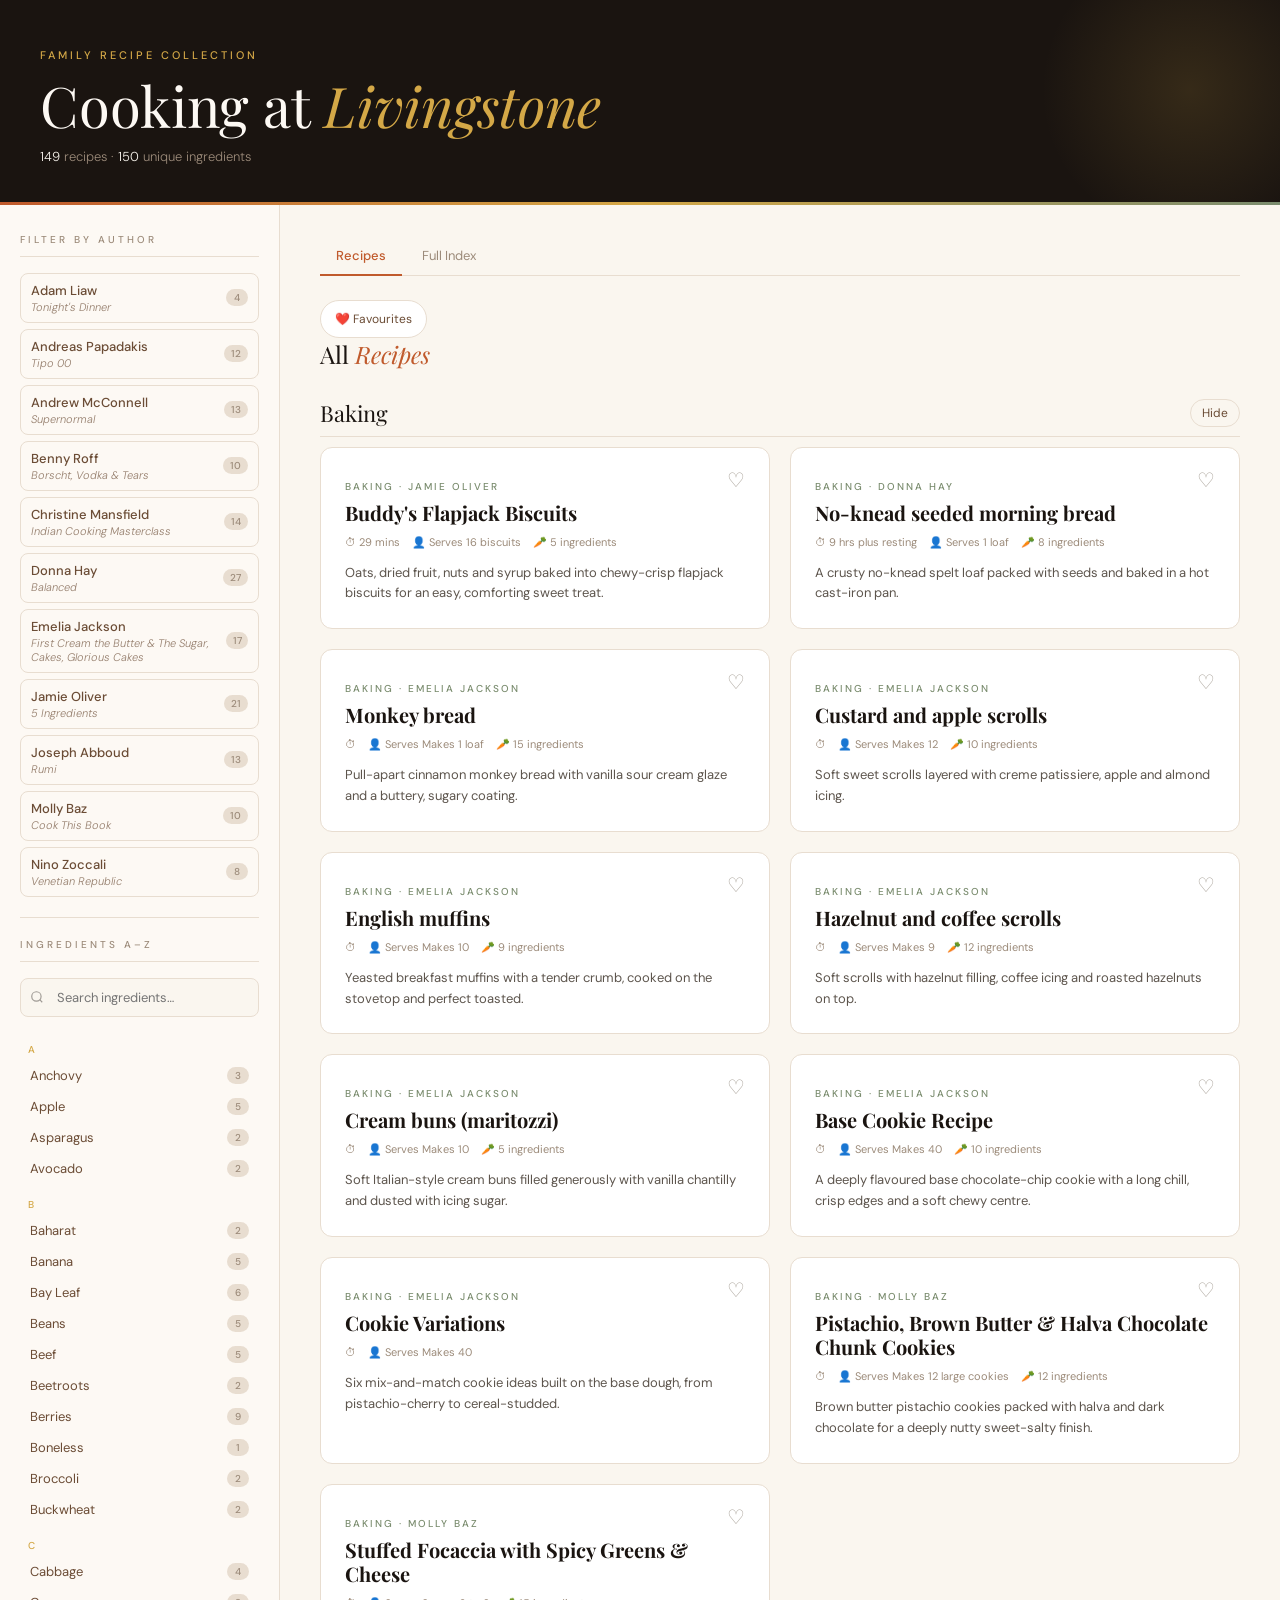
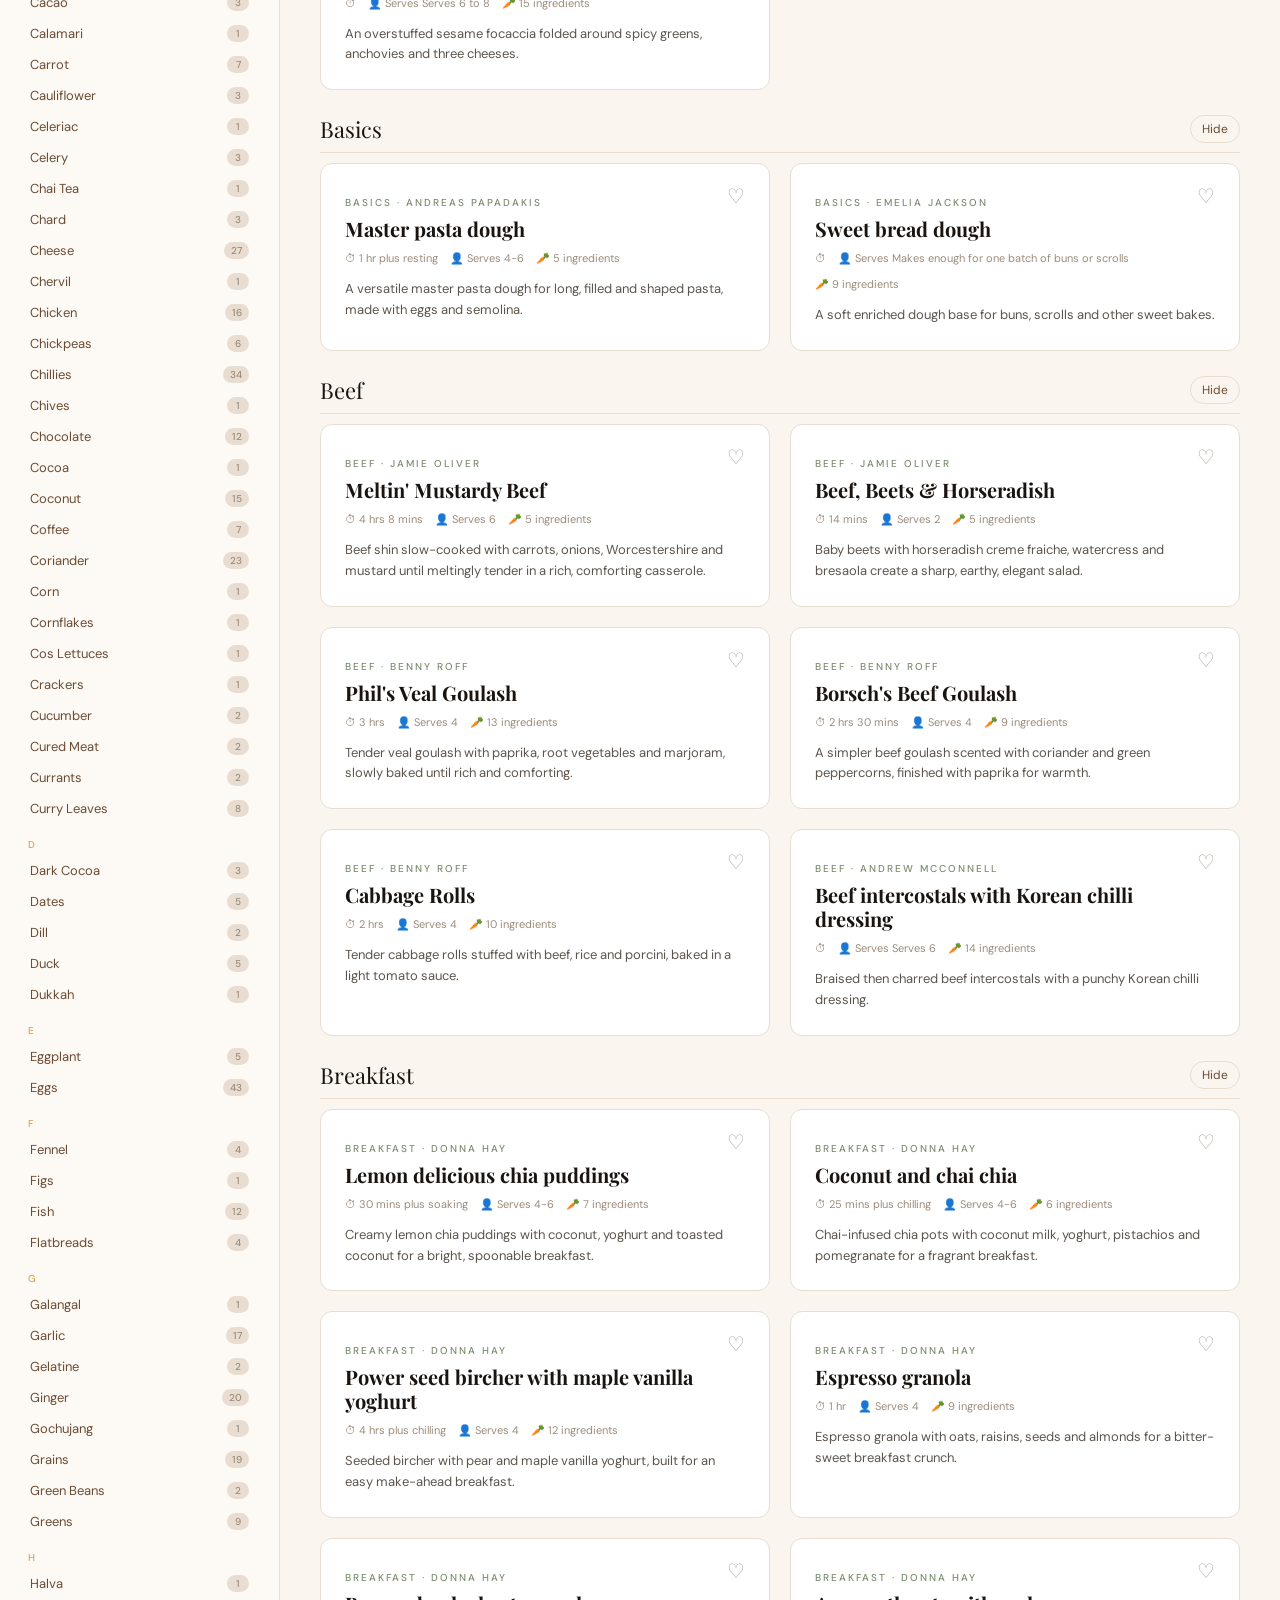
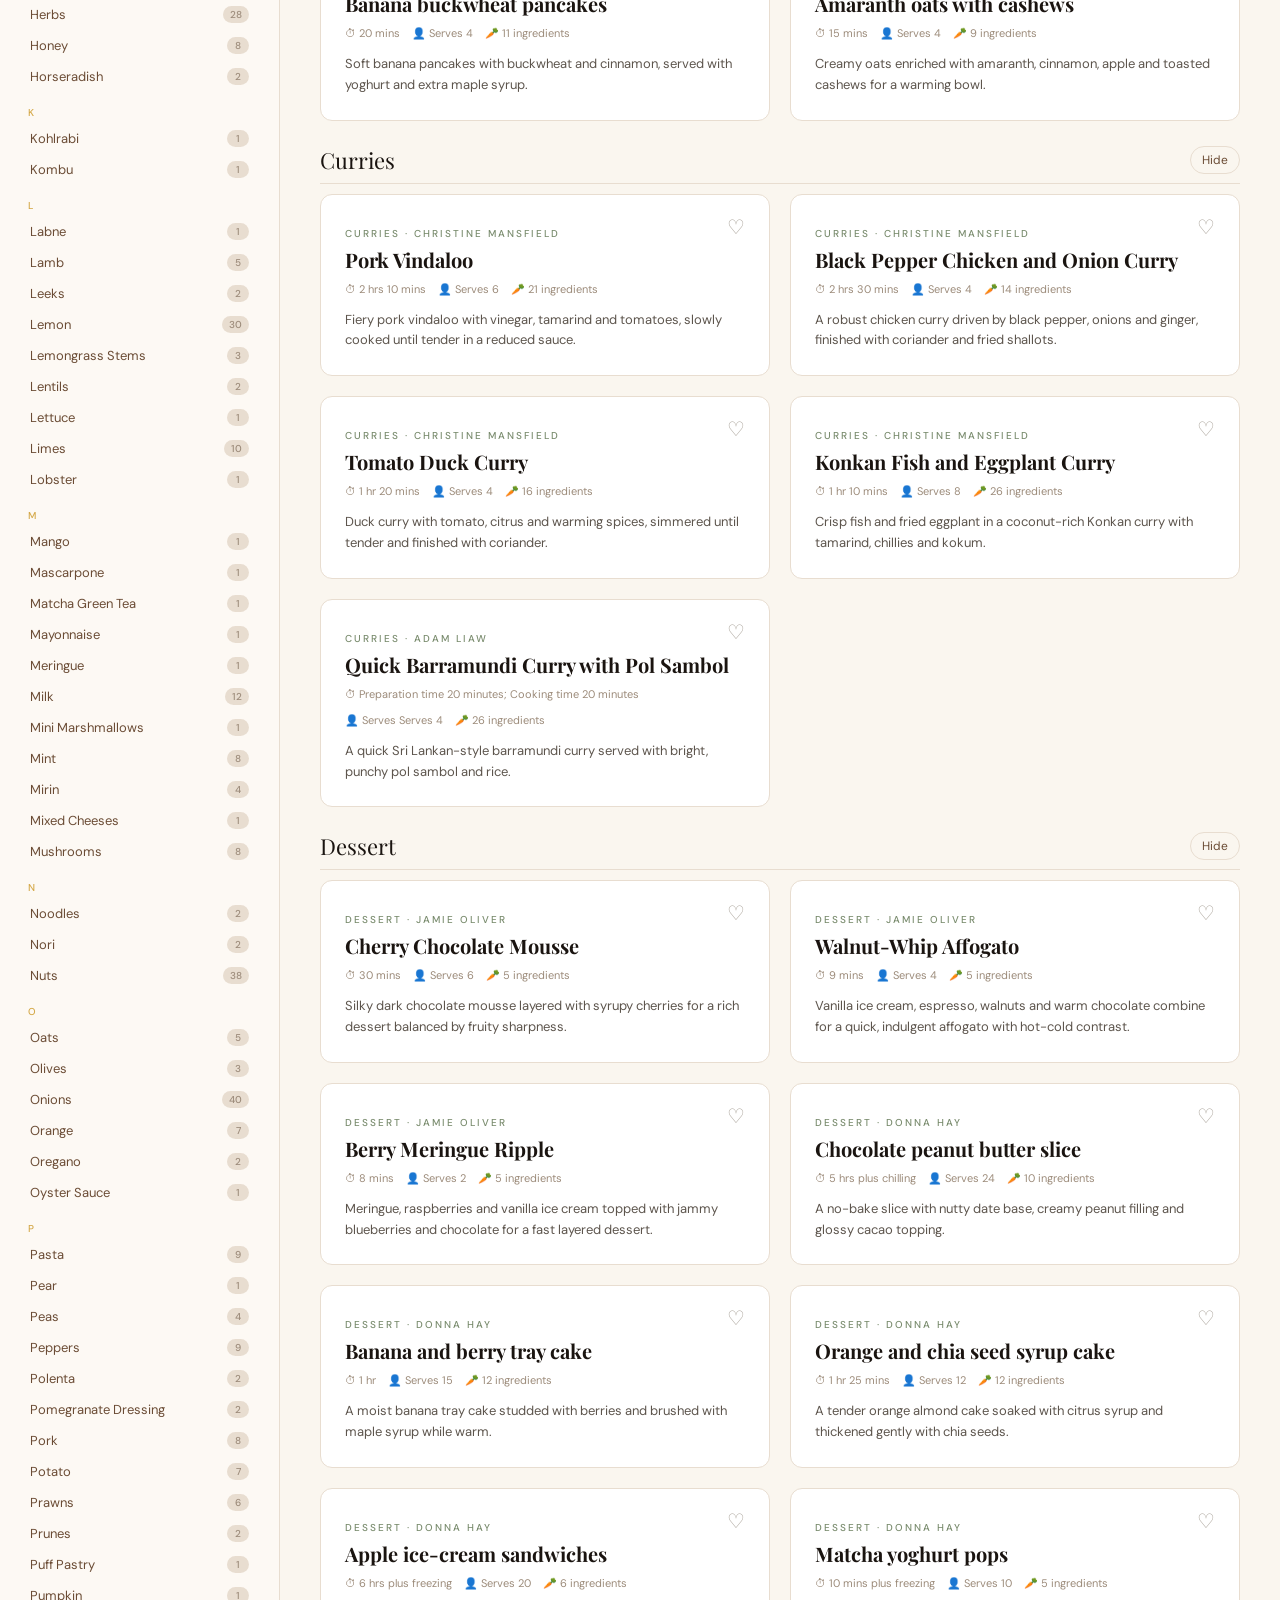
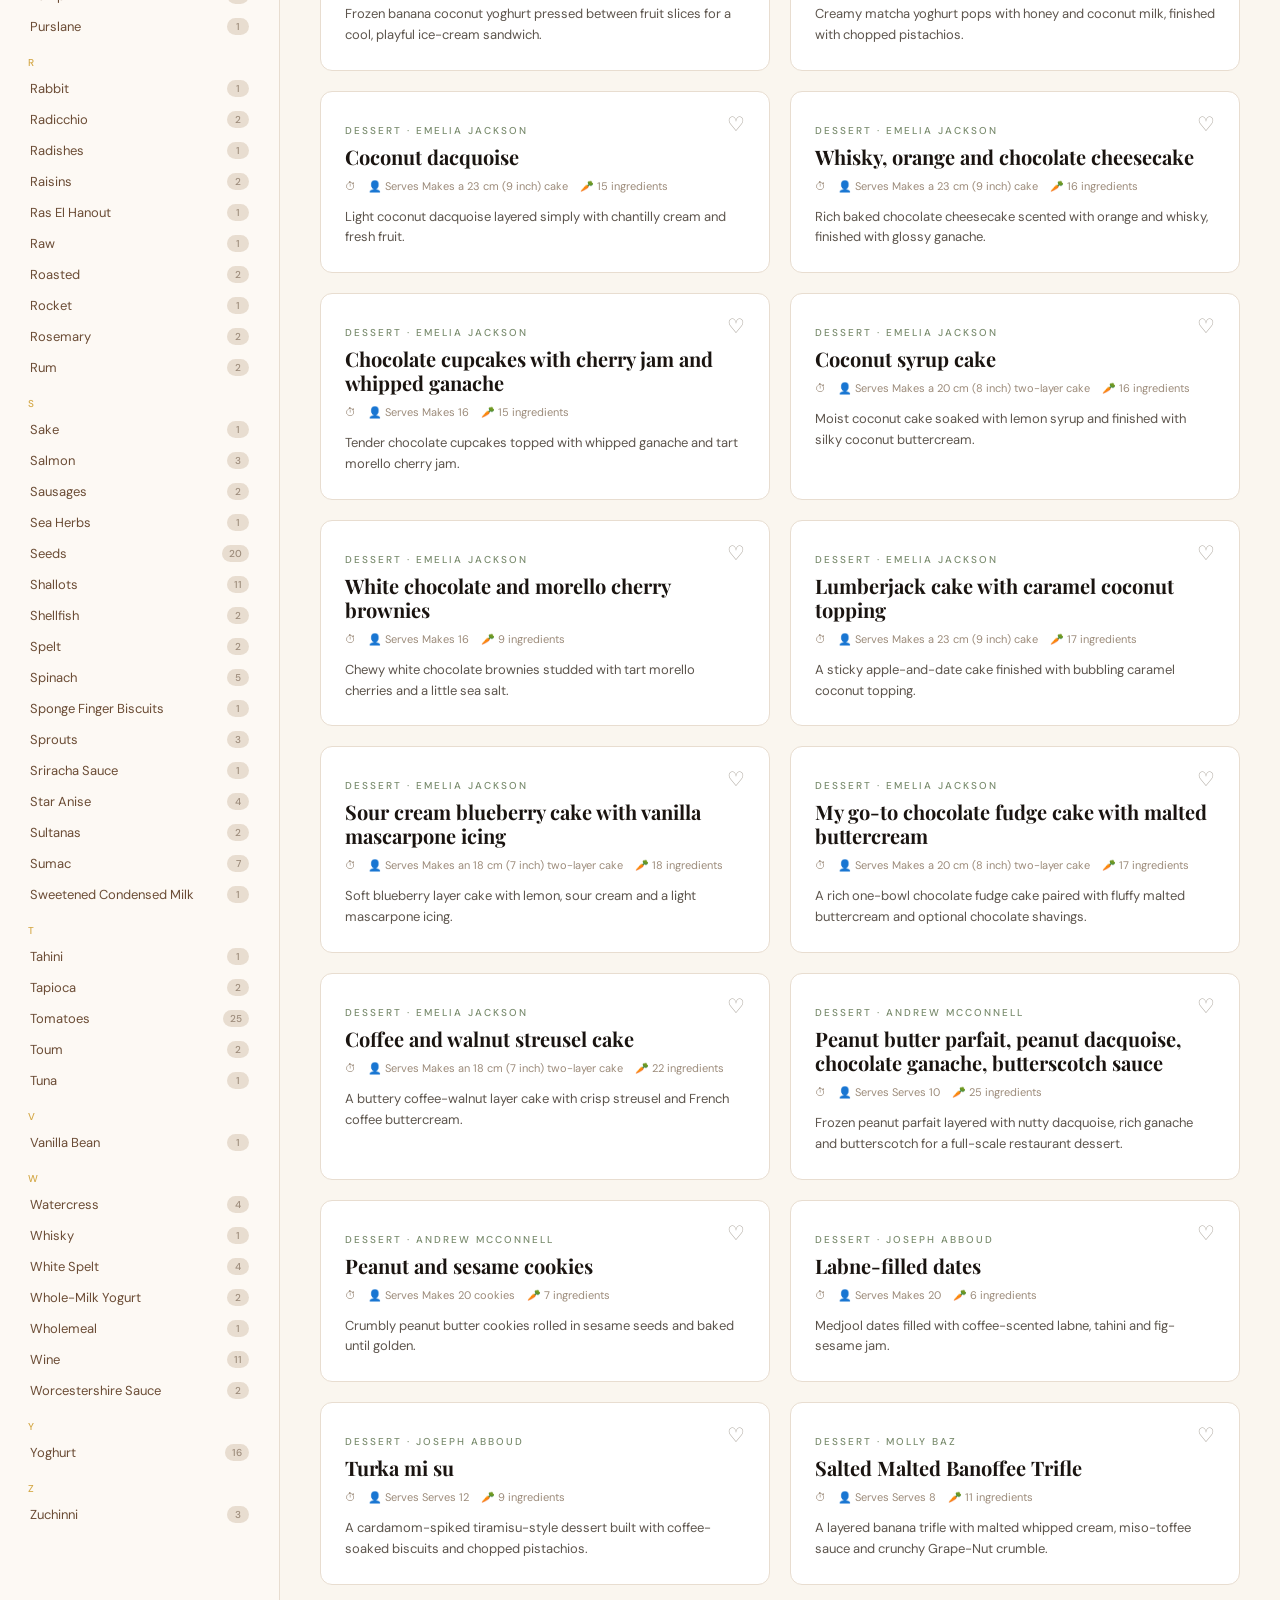
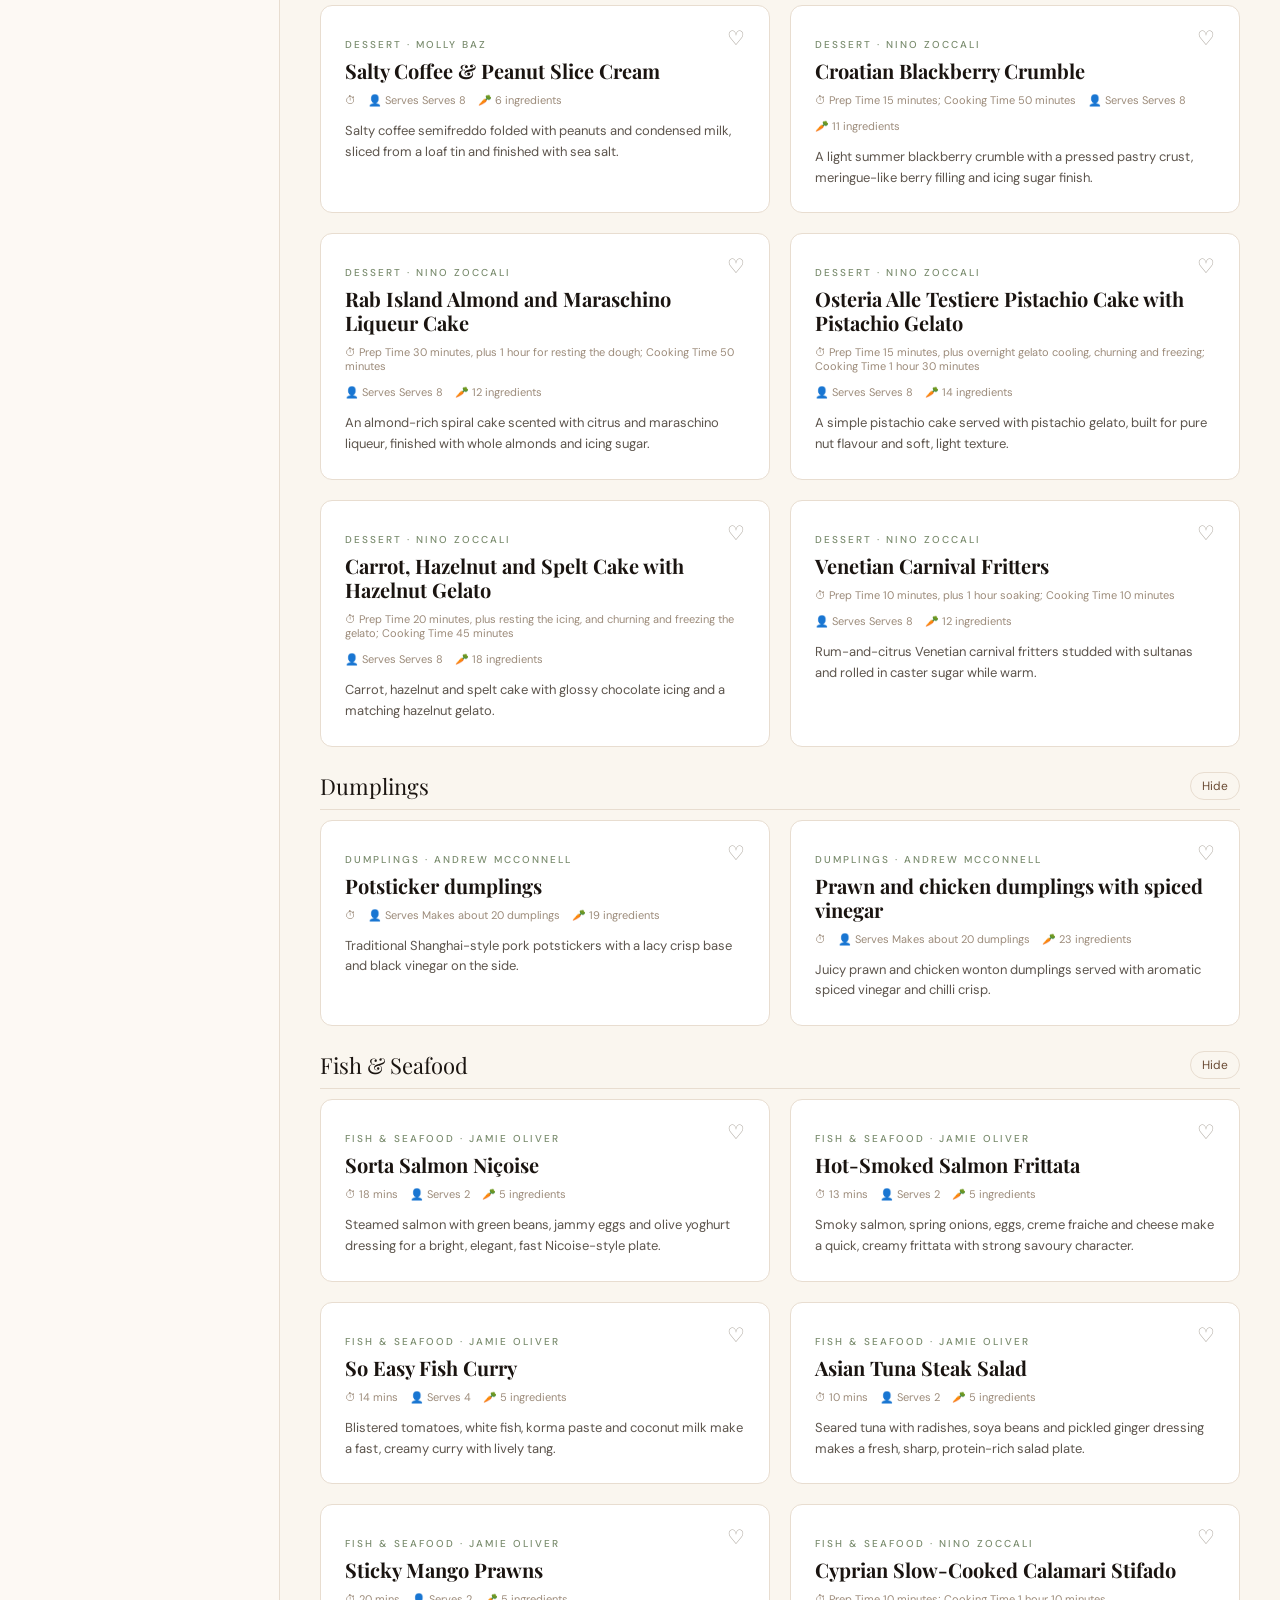
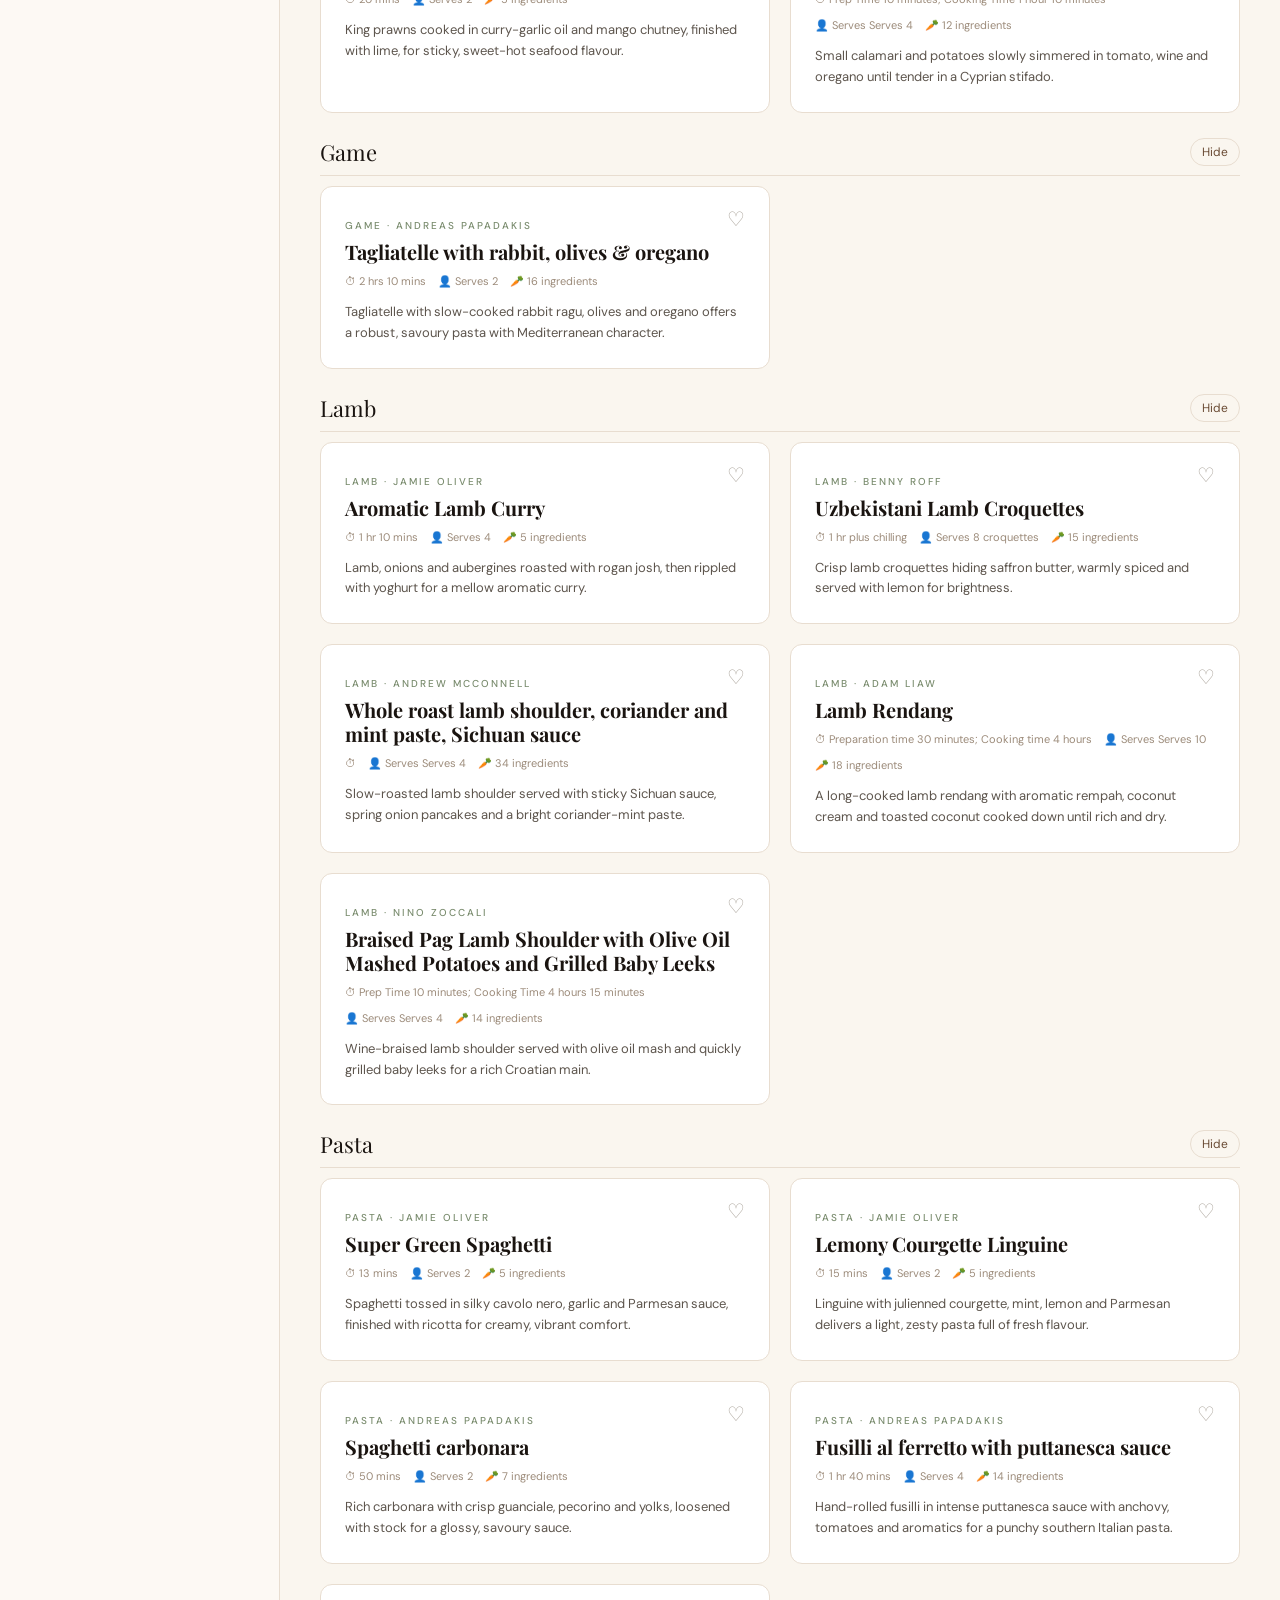
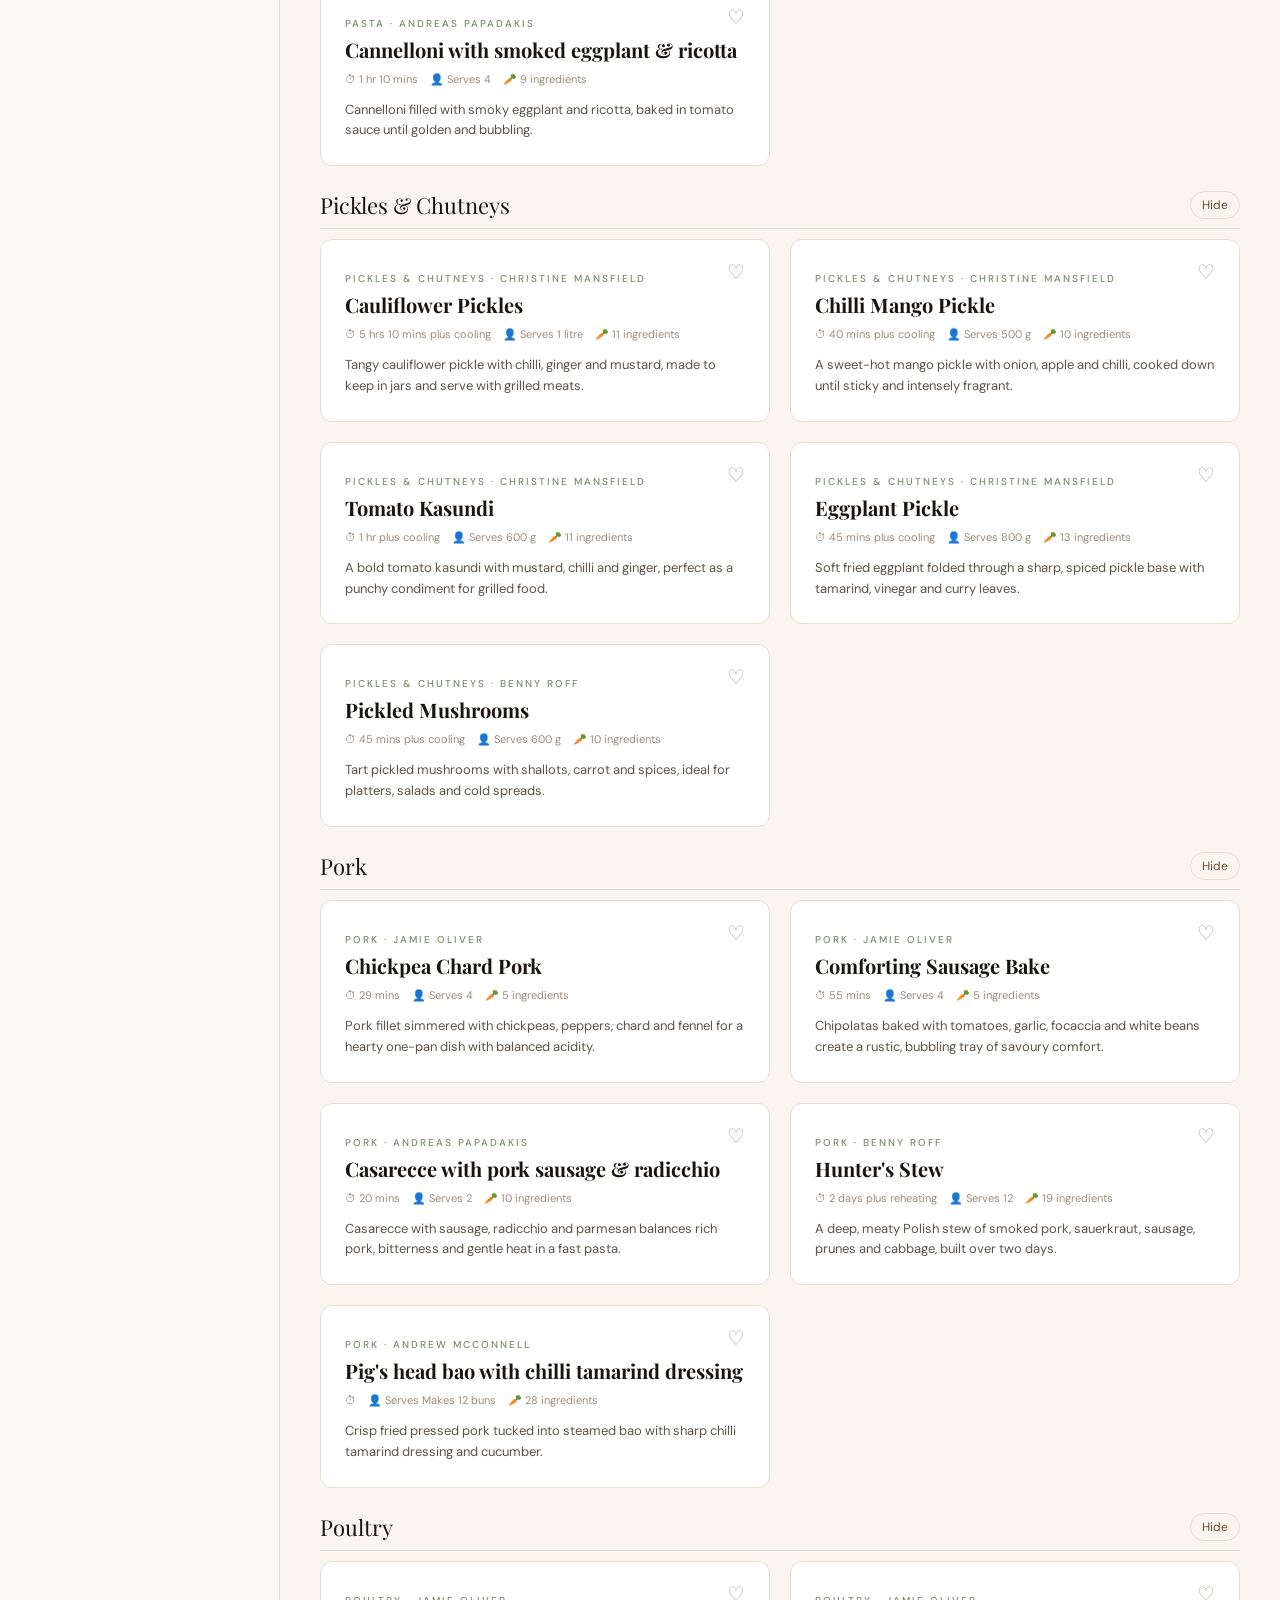
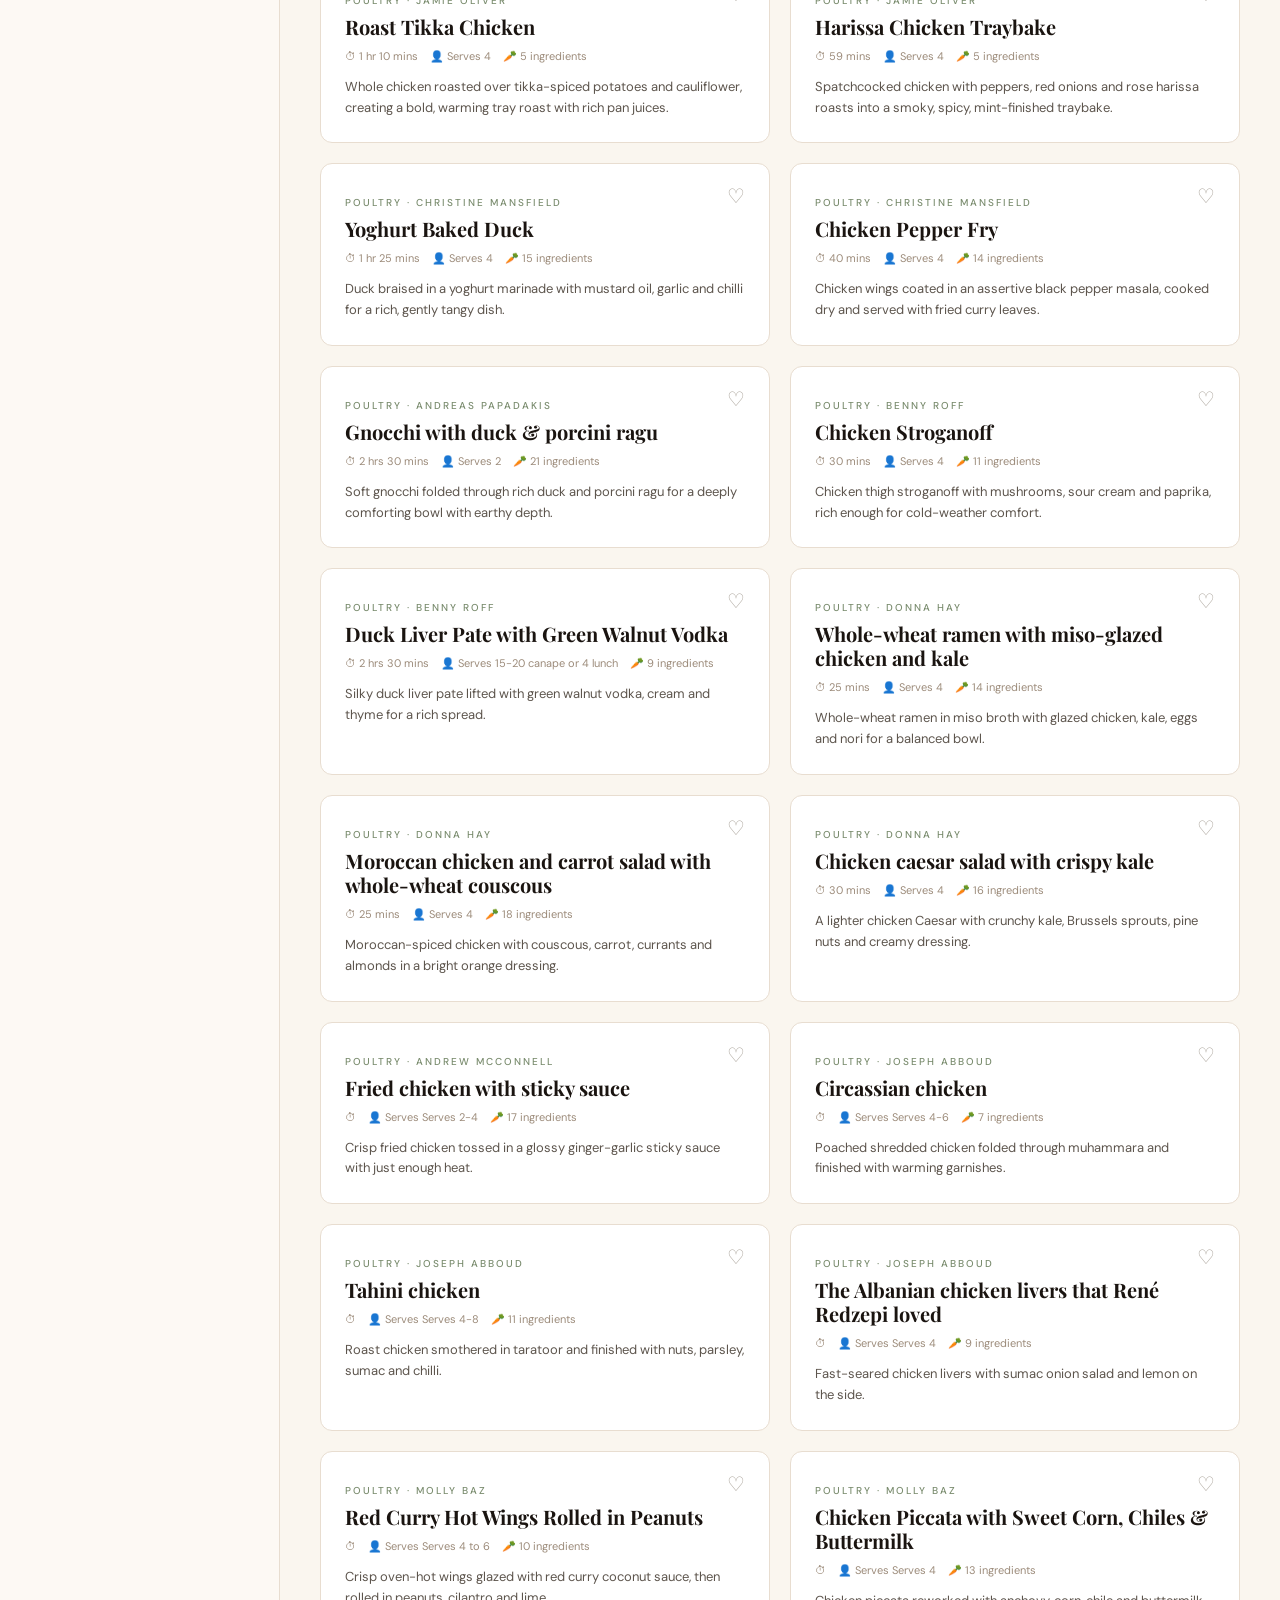
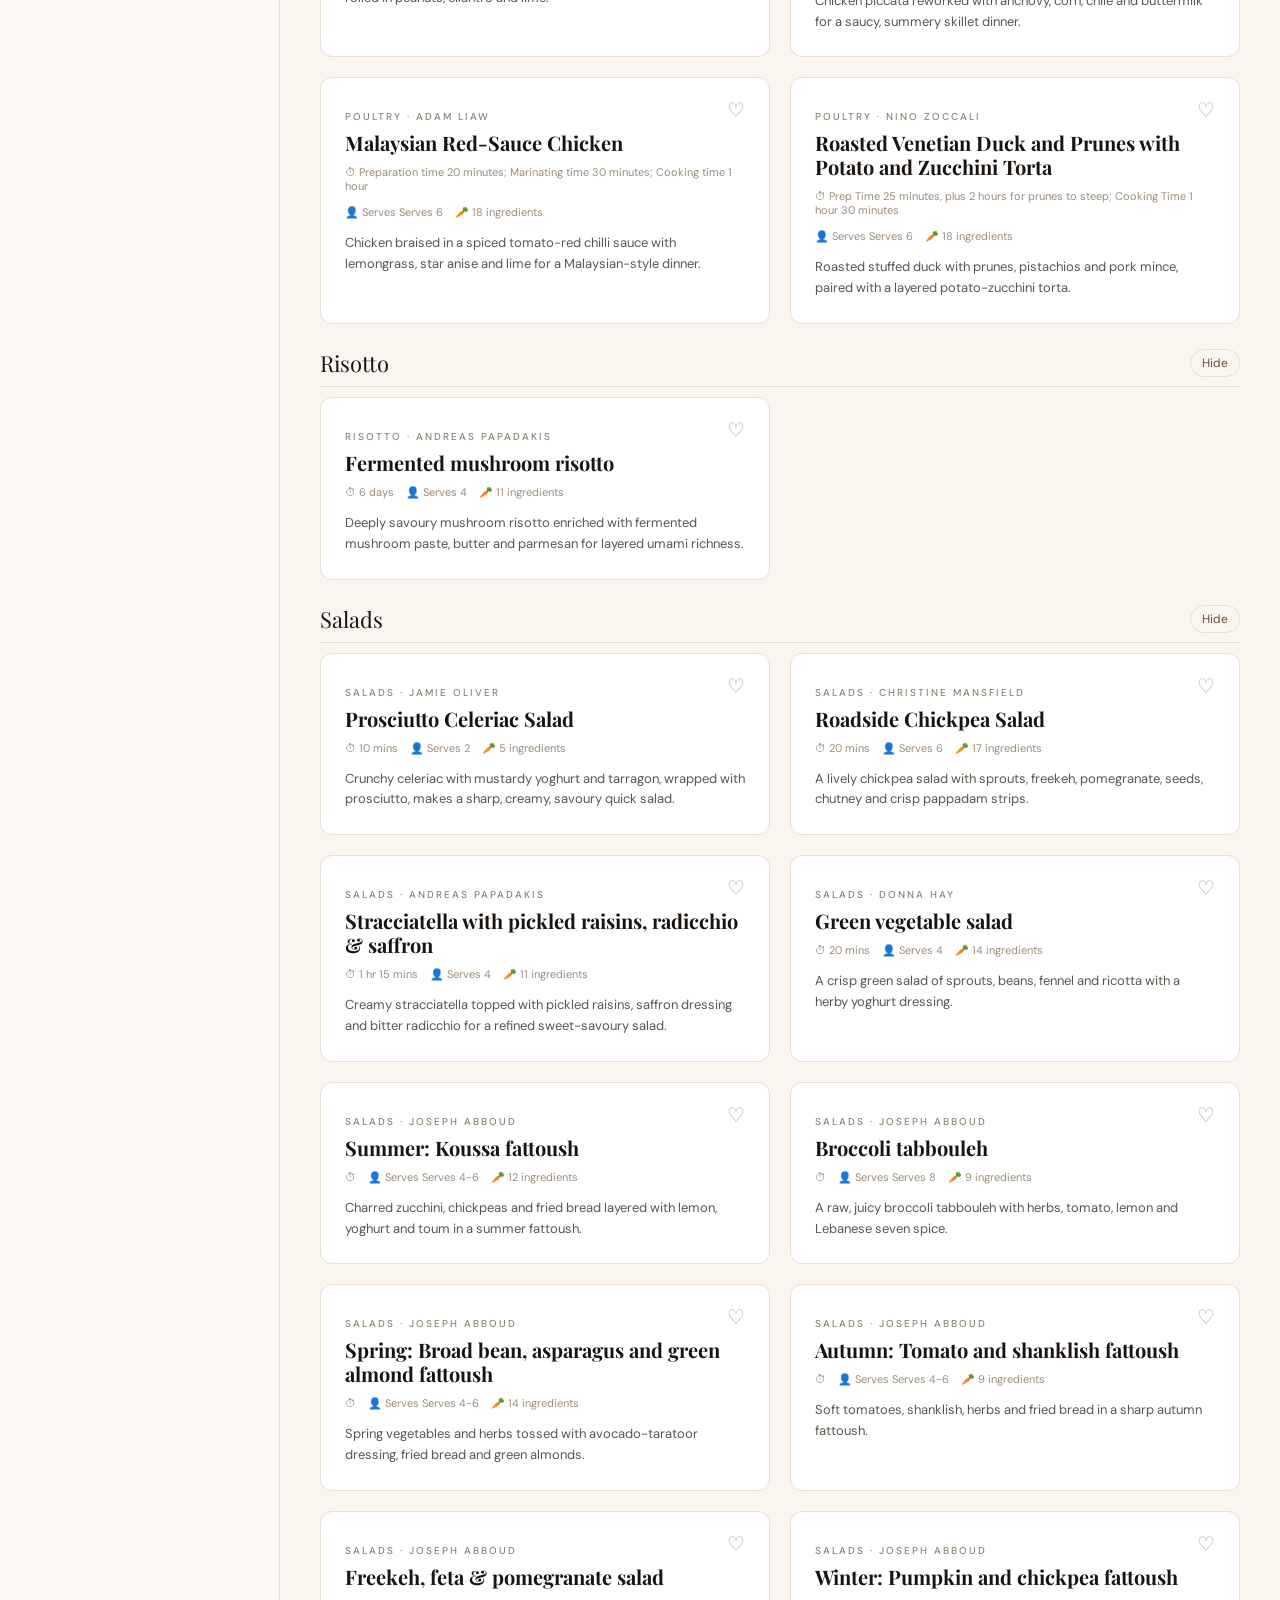
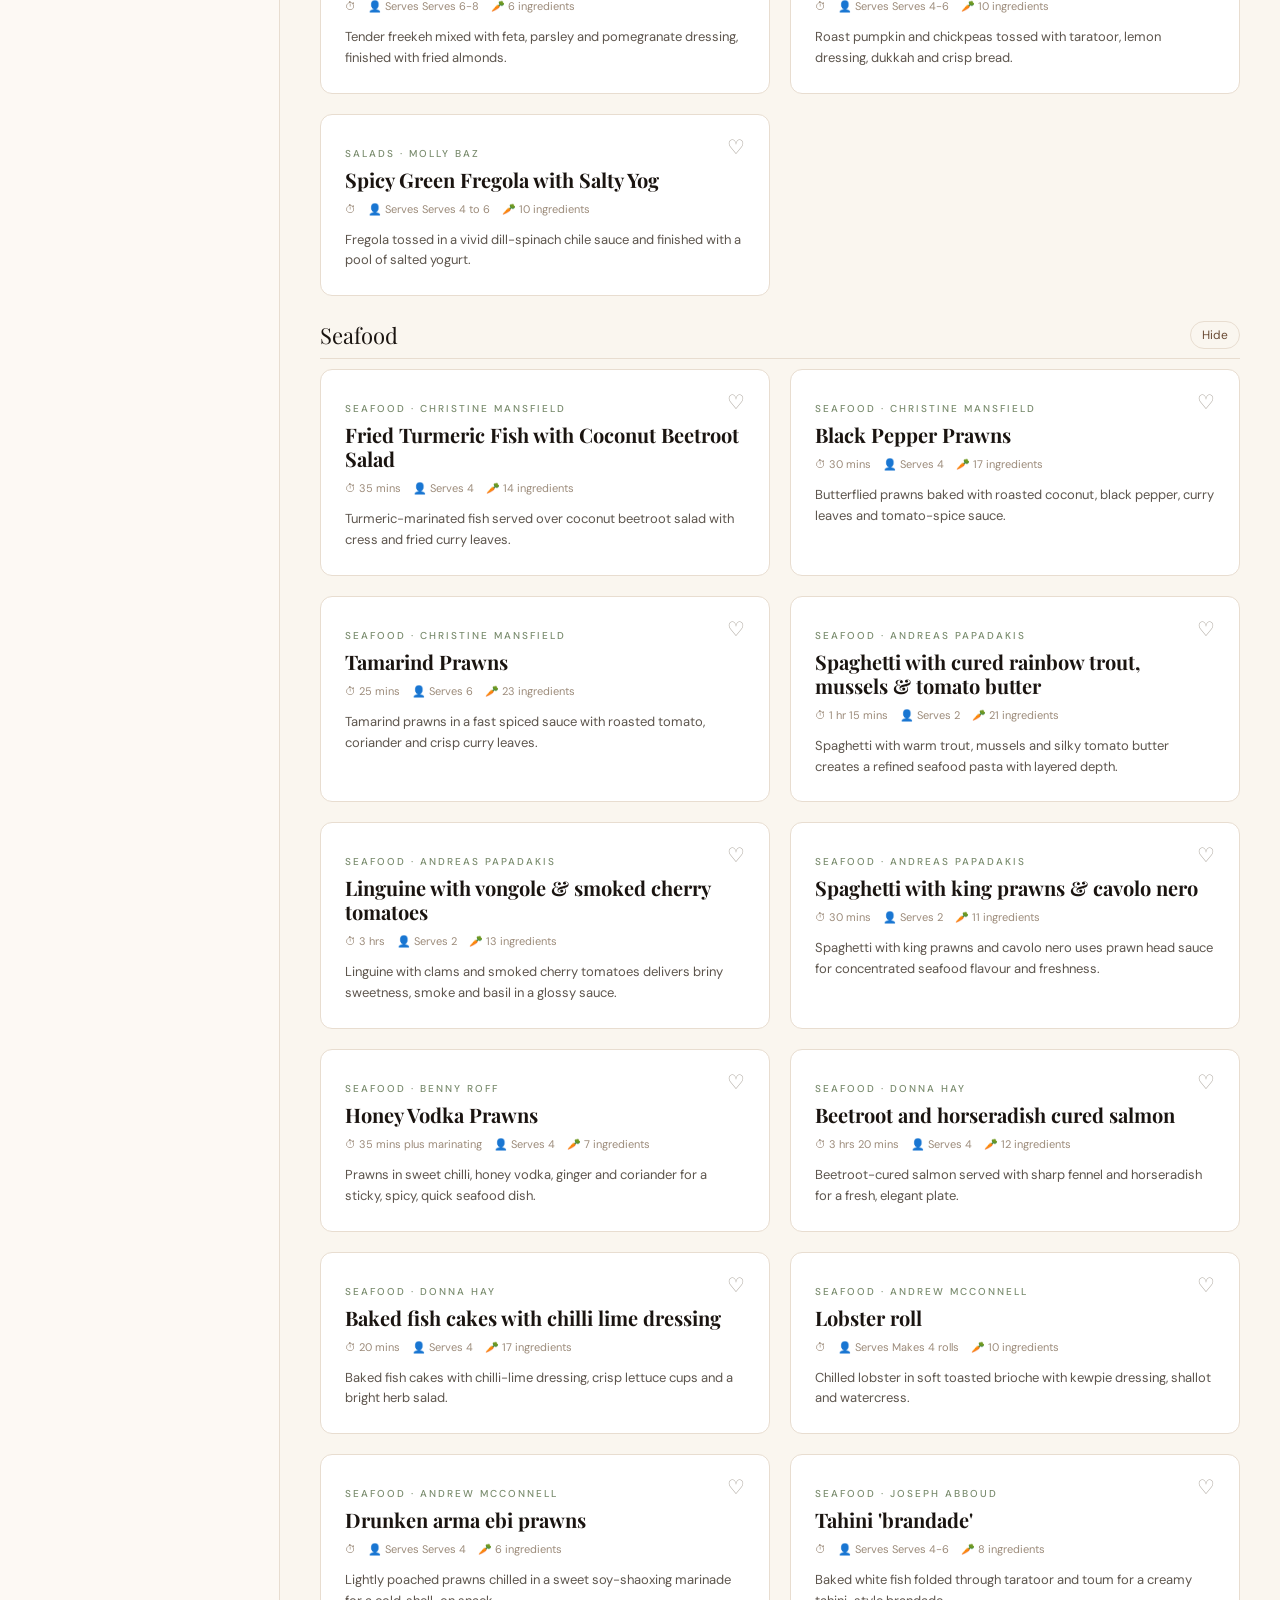
<file: recipe-index-bottom-sheet.html>
<!DOCTYPE html>
<html lang="en">
<head>
<meta charset="UTF-8">
<meta name="viewport" content="width=device-width, initial-scale=1.0">
<title>Cooking at Livingstone — Family Recipes</title>
<link href="https://fonts.googleapis.com/css2?family=Playfair+Display:ital,wght@0,400;0,700;1,400&family=DM+Sans:wght@300;400;500&display=swap" rel="stylesheet">
<style>
  *, *::before, *::after { box-sizing: border-box; margin: 0; padding: 0; }

  :root {
    --cream: #FAF6EF;
    --warm-white: #FDF9F4;
    --ink: #1A1410;
    --brown: #6B4C35;
    --rust: #C05A2C;
    --gold: #D4A847;
    --sage: #7A8C6E;
    --muted: #9C8B7A;
    --border: #E8DDD0;
    --card: #FFFFFF;
  }

  body {
    font-family: 'DM Sans', sans-serif;
    background: var(--cream);
    color: var(--ink);
    min-height: 100vh;
  }

  /* HEADER */
  header {
    background: var(--ink);
    padding: 48px 40px 40px;
    position: relative;
    overflow: hidden;
  }
  header::before {
    content: '';
    position: absolute;
    top: -60px; right: -60px;
    width: 300px; height: 300px;
    border-radius: 50%;
    background: radial-gradient(circle, rgba(212,168,71,0.15) 0%, transparent 70%);
  }
  header::after {
    content: '';
    position: absolute;
    bottom: 0; left: 0; right: 0;
    height: 3px;
    background: linear-gradient(90deg, var(--rust), var(--gold), var(--sage));
  }
  .header-eyebrow {
    font-family: 'DM Sans', sans-serif;
    font-size: 11px;
    font-weight: 500;
    letter-spacing: 3px;
    text-transform: uppercase;
    color: var(--gold);
    margin-bottom: 12px;
  }
  header h1 {
    font-family: 'Playfair Display', serif;
    font-size: clamp(32px, 5vw, 56px);
    color: var(--warm-white);
    line-height: 1.1;
    font-weight: 400;
  }
  header h1 em {
    font-style: italic;
    color: var(--gold);
  }
  .header-meta {
    margin-top: 12px;
    font-size: 13px;
    color: var(--muted);
    font-weight: 300;
  }
  .header-meta span { color: var(--cream); }

  footer {
    background: var(--ink);
    padding: 32px 40px 36px;
    position: relative;
    overflow: hidden;
  }
  footer::before {
    content: '';
    position: absolute;
    bottom: -80px; left: -80px;
    width: 260px; height: 260px;
    border-radius: 50%;
    background: radial-gradient(circle, rgba(212,168,71,0.12) 0%, transparent 72%);
  }
  footer::after {
    content: '';
    position: absolute;
    top: 0; left: 0; right: 0;
    height: 3px;
    background: linear-gradient(90deg, var(--rust), var(--gold), var(--sage));
  }
  .footer-inner {
    position: relative;
    z-index: 1;
    display: flex;
    justify-content: space-between;
    align-items: end;
    gap: 24px;
  }
  .footer-title {
    font-family: 'Playfair Display', serif;
    font-size: clamp(22px, 3vw, 32px);
    color: var(--warm-white);
    line-height: 1.15;
    font-weight: 400;
  }
  .footer-title em {
    font-style: italic;
    color: var(--gold);
  }
  .footer-note {
    max-width: 480px;
    font-size: 13px;
    line-height: 1.6;
    color: var(--warm-white);
    font-weight: 300;
    text-align: right;
  }

  /* LAYOUT */
  .app {
    display: grid;
    grid-template-columns: 280px 1fr;
    gap: 0;
    min-height: calc(100vh - 200px);
    align-items: stretch;
  }

  .mobile-filter-trigger,
  .mobile-filter-backdrop,
  .mobile-sheet-head {
    display: none;
  }

  /* SIDEBAR */
  .sidebar {
    background: var(--warm-white);
    border-right: 1px solid var(--border);
    padding: 28px 20px;
    align-self: stretch;
    height: auto;
  }
  .sidebar-title {
    font-size: 10px;
    font-weight: 500;
    letter-spacing: 3px;
    text-transform: uppercase;
    color: var(--muted);
    margin-bottom: 16px;
    padding-bottom: 10px;
    border-bottom: 1px solid var(--border);
  }
  /* AUTHOR FILTER */
  .author-section {
    margin-bottom: 20px;
    padding-bottom: 20px;
    border-bottom: 1px solid var(--border);
  }
  .author-btn {
    display: flex;
    justify-content: space-between;
    align-items: center;
    width: 100%;
    padding: 8px 10px;
    background: transparent;
    border: 1px solid var(--border);
    border-radius: 8px;
    text-align: left;
    cursor: pointer;
    font-family: 'DM Sans', sans-serif;
    font-size: 13px;
    color: var(--brown);
    margin-bottom: 6px;
    transition: all 0.15s;
  }
  .author-btn:last-child { margin-bottom: 0; }
  .author-btn:hover { border-color: var(--sage); color: var(--ink); background: var(--cream); }
  .author-btn.active { background: var(--ink); color: var(--warm-white); border-color: var(--ink); }
  .author-btn.active .ing-count { background: rgba(255,255,255,0.15); color: var(--gold); }
  .author-name { font-weight: 500; }
  .author-book { font-size: 11px; opacity: 0.7; display: block; margin-top: 1px; font-style: italic; font-weight: 300; }

  .search-wrap {
    position: relative;
    margin-bottom: 20px;
  }
  .search-wrap input {
    width: 100%;
    padding: 10px 14px 10px 36px;
    border: 1px solid var(--border);
    border-radius: 8px;
    background: var(--cream);
    font-family: 'DM Sans', sans-serif;
    font-size: 13px;
    color: var(--ink);
    outline: none;
    transition: border-color 0.2s;
  }
  .search-wrap input:focus { border-color: var(--rust); }
  .search-wrap svg {
    position: absolute;
    left: 10px; top: 50%;
    transform: translateY(-50%);
    opacity: 0.4;
  }

  .ingredient-group { margin-bottom: 8px; }
  .letter-header {
    font-size: 10px;
    font-weight: 500;
    letter-spacing: 2px;
    text-transform: uppercase;
    color: var(--gold);
    padding: 6px 8px 4px;
  }
  .ingredient-btn {
    display: flex;
    justify-content: space-between;
    align-items: center;
    width: 100%;
    padding: 7px 10px;
    background: transparent;
    border: none;
    border-radius: 6px;
    text-align: left;
    cursor: pointer;
    font-family: 'DM Sans', sans-serif;
    font-size: 13px;
    color: var(--brown);
    transition: all 0.15s;
  }
  .ingredient-btn:hover { background: var(--cream); color: var(--rust); }
  .ingredient-btn.active { background: var(--rust); color: white; }
  .ingredient-btn.active .ing-count { background: rgba(255,255,255,0.25); color: white; }
  .ing-count {
    font-size: 10px;
    background: var(--border);
    color: var(--muted);
    border-radius: 10px;
    padding: 2px 7px;
    font-weight: 500;
    min-width: 22px;
    text-align: center;
  }

  /* MAIN CONTENT */
  .main {
    padding: 32px 40px;
  }
.view-controls {
  display: flex;
  align-items: center;
  justify-content: space-between;
  margin-bottom: 28px;
}

.top-filters {
  display: flex;
  align-items: center;
  gap: 10px;
  margin-bottom: 18px;
}

.favorite-filter-btn {
  display: inline-flex;
  align-items: center;
  gap: 8px;
  padding: 10px 14px;
  border: 1px solid var(--border);
  border-radius: 999px;
  background: var(--card);
  color: var(--brown);
  font-family: 'DM Sans', sans-serif;
  font-size: 12px;
  cursor: pointer;
  transition: all 0.2s;
}

.favorite-filter-btn:hover {
  border-color: var(--rust);
  color: var(--rust);
}

.favorite-filter-btn.active {
  background: rgba(192, 90, 44, 0.08);
  border-color: var(--rust);
  color: var(--rust);
}
  .view-heading {
    font-family: 'Playfair Display', serif;
    font-size: 24px;
    font-weight: 400;
  }
  .view-heading em { font-style: italic; color: var(--rust); }
  .result-count {
    font-size: 12px;
    color: var(--muted);
    font-weight: 300;
  }
  .clear-btn {
    background: none;
    border: 1px solid var(--border);
    border-radius: 6px;
    padding: 6px 14px;
    font-family: 'DM Sans', sans-serif;
    font-size: 12px;
    color: var(--brown);
    cursor: pointer;
    transition: all 0.15s;
  }
  .clear-btn:hover { border-color: var(--rust); color: var(--rust); }

  /* RECIPE GRID */
  .recipe-grid {
    display: grid;
    grid-template-columns: repeat(auto-fill, minmax(300px, 1fr));
    gap: 20px;
  }

  #recipe-grid {
    display: block;
  }

  .category-section {
    margin-bottom: 24px;
  }

  .category-header {
    display: flex;
    align-items: center;
    justify-content: space-between;
    margin-bottom: 10px;
    padding-bottom: 8px;
    border-bottom: 1px solid var(--border);
  }

  .category-title {
    font-family: 'Playfair Display', serif;
    font-size: 22px;
    font-weight: 400;
    color: var(--ink);
  }

  .category-toggle {
    background: none;
    border: 1px solid var(--border);
    border-radius: 999px;
    padding: 5px 11px;
    font-family: 'DM Sans', sans-serif;
    font-size: 12px;
    color: var(--brown);
    cursor: pointer;
  }

  .category-toggle:hover {
    border-color: var(--rust);
    color: var(--rust);
  }
.recipe-card {
  background: var(--card);
  border: 1px solid var(--border);
  border-radius: 12px;
  padding: 32px 24px 24px;
  transition: all 0.2s;
  cursor: pointer;
  position: relative;
  overflow: hidden;
}

.card-favorite-btn {
  position: absolute;
  top: 18px;
  right: 18px;
  z-index: 2;
  padding: 4px 6px;
  border: 0;
  border-radius: 0;
  background: transparent;
  display: inline-flex;
  align-items: center;
  justify-content: center;
  cursor: pointer;
  font-size: 20px;
  line-height: 1;
  color: #aaa39a;
  transition: all 0.2s;
}

.card-favorite-btn:hover {
  transform: scale(1.05);
}

.card-favorite-btn.is-active {
  color: #c43b2f;
}

.card-favorite-btn:focus-visible {
  outline: 2px solid rgba(192, 90, 44, 0.3);
  outline-offset: 2px;
}
  .recipe-card::before {
    content: '';
    position: absolute;
    top: 0; left: 0; right: 0;
    height: 3px;
    background: linear-gradient(90deg, var(--rust), var(--gold));
    opacity: 0;
    transition: opacity 0.2s;
  }
  .recipe-card:hover { border-color: var(--rust); box-shadow: 0 4px 24px rgba(192,90,44,0.1); transform: translateY(-2px); }
  .recipe-card:hover::before { opacity: 1; }
  .recipe-card.expanded { border-color: var(--rust); box-shadow: 0 4px 24px rgba(192,90,44,0.12); }
  .recipe-card.expanded::before { opacity: 1; }

  .card-type {
    font-size: 10px;
    font-weight: 500;
    letter-spacing: 2px;
    text-transform: uppercase;
    color: var(--sage);
    margin-bottom: 8px;
  }
  .card-summary {
    font-size: 13px;
    line-height: 1.6;
    color: #5d554d;
    margin-top: 10px;
    margin-bottom: 0;
  }
  .card-title {
    font-family: 'Playfair Display', serif;
    font-size: 20px;
    font-weight: 700;
    line-height: 1.2;
    margin-bottom: 10px;
    color: var(--ink);
  }
  .card-meta {
    display: flex;
    gap: 12px;
    font-size: 11px;
    color: var(--muted);
    margin-bottom: 14px;
    flex-wrap: wrap;
  }
  .card-meta span { display: flex; align-items: center; gap: 4px; }

  .ingredient-tags {
    display: flex;
    flex-wrap: wrap;
    gap: 6px;
    margin-bottom: 0;
  }
  .tag {
    font-size: 11px;
    padding: 3px 9px;
    border-radius: 20px;
    background: var(--cream);
    color: var(--brown);
    border: 1px solid var(--border);
  }
  .tag.highlighted { background: var(--rust); color: white; border-color: var(--rust); }

  /* EXPANDED RECIPE */
  .recipe-detail {
    display: none;
    margin-top: 16px;
    padding-top: 16px;
    border-top: 1px solid var(--border);
  }
  .recipe-card.expanded .recipe-detail { display: block; }

  .detail-section-label {
    font-size: 9px;
    font-weight: 500;
    letter-spacing: 3px;
    text-transform: uppercase;
    color: var(--muted);
    margin-bottom: 8px;
    margin-top: 14px;
  }
  .detail-section-label:first-child { margin-top: 0; }

  .ingredients-list {
    list-style: none;
    font-size: 13px;
    line-height: 1.7;
    color: var(--brown);
  }
  .ingredients-list li::before {
    content: '—';
    margin-right: 8px;
    color: var(--gold);
  }

  .method-text {
    font-size: 13px;
    line-height: 1.8;
    color: #555;
    white-space: pre-line;
  }

  /* ALL INGREDIENTS VIEW */
  .all-ingredients-view {
    columns: 3;
    column-gap: 32px;
  }
  .alpha-section { break-inside: avoid; margin-bottom: 24px; }
  .alpha-letter {
    font-family: 'Playfair Display', serif;
    font-size: 28px;
    font-weight: 400;
    color: var(--border);
    line-height: 1;
    margin-bottom: 8px;
  }
  .alpha-ingredient {
    font-size: 13px;
    width: 100%;
    text-align: left;
    background: transparent;
    border: none;
    padding: 4px 0;
    color: var(--brown);
    border-bottom: 1px dashed var(--border);
    display: flex;
    justify-content: space-between;
    cursor: pointer;
  }
  .alpha-ingredient:hover { color: var(--rust); }
  .alpha-ingredient.active { color: var(--rust); font-weight: 500; }
  .alpha-ingredient .recipes-for {
    font-size: 11px;
    color: var(--muted);
    font-style: italic;
  }

  /* TABS */
  .tabs {
    display: flex;
    gap: 4px;
    margin-bottom: 24px;
    border-bottom: 1px solid var(--border);
    padding-bottom: 0;
  }
  .tab-btn {
    background: none;
    border: none;
    padding: 10px 16px 12px;
    font-family: 'DM Sans', sans-serif;
    font-size: 13px;
    color: var(--muted);
    cursor: pointer;
    position: relative;
    transition: color 0.2s;
    margin-bottom: -1px;
  }
  .tab-btn.active { color: var(--rust); font-weight: 500; }
  .tab-btn.active::after {
    content: '';
    position: absolute;
    bottom: 0; left: 0; right: 0;
    height: 2px;
    background: var(--rust);
  }

  /* EMPTY STATE */
  .empty-state {
    text-align: center;
    padding: 80px 40px;
    color: var(--muted);
  }
  .empty-state .emoji { font-size: 48px; margin-bottom: 16px; }
  .empty-state p { font-size: 14px; }

  /* SCROLLBAR */
  .sidebar::-webkit-scrollbar { width: 4px; }
  .sidebar::-webkit-scrollbar-track { background: transparent; }
  .sidebar::-webkit-scrollbar-thumb { background: var(--border); border-radius: 2px; }

  @media (max-width: 768px) {
    .app { grid-template-columns: 1fr; }
    .main { padding: 20px 20px 96px; }
    .all-ingredients-view { columns: 1; }
    footer { padding: 28px 20px 32px; }
    .footer-inner {
      flex-direction: column;
      align-items: flex-start;
    }
    .footer-note { text-align: left; }

    .mobile-filter-trigger {
      display: flex;
      align-items: center;
      justify-content: space-between;
      position: fixed;
      left: 16px;
      right: 16px;
      bottom: calc(16px + env(safe-area-inset-bottom, 0px));
      z-index: 120;
      border: 1px solid var(--border);
      border-radius: 999px;
      padding: 10px 14px;
      background: var(--ink);
      color: var(--warm-white);
      font-family: 'DM Sans', sans-serif;
      font-size: 13px;
      cursor: pointer;
      box-shadow: 0 8px 24px rgba(26, 20, 16, 0.24);
    }

    .mobile-filter-trigger .summary {
      color: rgba(250, 246, 239, 0.7);
      font-size: 11px;
      margin-left: 8px;
    }

    .mobile-filter-backdrop {
      position: fixed;
      inset: 0;
      background: rgba(26, 20, 16, 0.5);
      z-index: 100;
      opacity: 0;
      pointer-events: none;
      transition: opacity 0.2s;
    }

    .mobile-filter-backdrop.show {
      display: block;
      opacity: 1;
      pointer-events: auto;
    }

    .sidebar {
      position: fixed;
      left: 0;
      right: 0;
      bottom: 0;
      top: auto;
      height: min(78vh, 620px);
      z-index: 110;
      border-right: none;
      border-top: 1px solid var(--border);
      border-radius: 16px 16px 0 0;
      box-shadow: 0 -10px 36px rgba(26, 20, 16, 0.2);
      transform: translateY(104%);
      transition: transform 0.24s ease;
      overflow-y: auto;
      padding: 14px 16px 24px;
    }

    .sidebar.mobile-open {
      transform: translateY(0);
    }

    .mobile-sheet-head {
      display: flex;
      align-items: center;
      justify-content: space-between;
      margin-bottom: 12px;
      padding-bottom: 10px;
      border-bottom: 1px solid var(--border);
    }

    .mobile-sheet-title {
      font-size: 12px;
      letter-spacing: 2px;
      text-transform: uppercase;
      color: var(--muted);
      font-weight: 500;
    }

    .mobile-sheet-close {
      background: none;
      border: 1px solid var(--border);
      border-radius: 999px;
      padding: 4px 10px;
      font-size: 12px;
      color: var(--brown);
      cursor: pointer;
      font-family: 'DM Sans', sans-serif;
    }
  }
</style>
</head>
<body>

<header>
  <div class="header-eyebrow">Family Recipe Collection</div>
  <h1>Cooking at <em>Livingstone</em></h1>
  <div class="header-meta"><span id="total-count">20</span> recipes · <span id="ingredient-count">—</span> unique ingredients</div>
</header>

<div class="app">
  <aside class="sidebar" id="filters-sidebar">
    <div class="mobile-sheet-head">
      <div class="mobile-sheet-title">Filters</div>
      <button class="mobile-sheet-close" id="mobile-sheet-close" type="button">Close</button>
    </div>
    <div class="sidebar-title">Filter by Author</div>
    <div class="author-section" id="author-list"></div>
    <div class="sidebar-title">Ingredients A–Z</div>
    <div class="search-wrap">
      <svg width="14" height="14" viewBox="0 0 24 24" fill="none" stroke="currentColor" stroke-width="2"><circle cx="11" cy="11" r="8"/><path d="m21 21-4.35-4.35"/></svg>
      <input type="text" id="ing-search" placeholder="Search ingredients…">
    </div>
    <div id="ingredient-list"></div>
  </aside>

  <main class="main">
    <div class="tabs">
      <button class="tab-btn active" data-tab="recipes">Recipes</button>
      <button class="tab-btn" data-tab="index">Full Index</button>
    </div>

        <div id="tab-recipes">
          <button class="favorite-filter-btn" id="favorite-filter-btn" type="button" aria-pressed="false">❤️ Favourites</button>
          <div class="view-controls">
            <div>
              <div class="view-heading" id="view-heading">All <em>Recipes</em></div>
              <div class="result-count" id="result-count"></div>
            </div>
        <button class="clear-btn" id="clear-btn" style="display:none">Clear filter</button>
      </div>
      <div class="recipe-grid" id="recipe-grid"></div>
      <div class="empty-state" id="empty-state" style="display:none">
        <div class="emoji">🔍</div>
        <p>No recipes found for this ingredient.</p>
      </div>
    </div>

    <div id="tab-index" style="display:none">
      <div class="view-heading" style="margin-bottom:24px">Ingredient <em>Index</em></div>
      <div class="all-ingredients-view" id="all-ingredients-view"></div>
    </div>
  </main>
</div>
<div class="mobile-filter-backdrop" id="mobile-filter-backdrop"></div>
<button class="mobile-filter-trigger" id="mobile-filter-trigger" type="button" aria-expanded="false" aria-controls="filters-sidebar">
  <span>Filters <span class="summary" id="mobile-filter-summary">All recipes</span></span>
  <span>☰</span>
</button>

<footer>
  <div class="footer-inner">
    <div>
      <div class="header-eyebrow">Kitchen Notes</div>
      <div class="footer-title">Cook well, share often, <em>eat together</em></div>
    </div>
    <div class="footer-note">If you have any recipes to add, just ask.</div>
  </div>
</footer>

<script>
const RECIPES = [
  {
    id: 1,
    title: "Sorta Salmon Niçoise",
    author: "Jamie Oliver",
    book: "5 Ingredients",
    serves: "2",
    time: "18 mins",
    category: "Fish & Seafood",
    ingredients: [
      "2 x 120g salmon fillets, skin on, scaled, pin-boned",
      "300g green beans",
      "2 large eggs",
      "8 black olives (stone in)",
      "2 heaped tablespoons Greek yoghurt"
    ],
    method: `Place the salmon skin side down in a colander over a pan of boiling salted water, covered, to steam for 8 minutes. Line up the beans, trim off just the stalk end, then boil in the water under the salmon for 6 minutes, or until just cooked but not squeaky. Gently lower in the eggs to cook for exactly 5 1/2 minutes, alongside. Meanwhile, squash the olives and remove the stones, then finely chop the flesh. Mix half of the olives through the yoghurt with a splash of red wine vinegar, taste and season to perfection with sea salt and black pepper.

Remove the salmon to a board, then drain the eggs and beans in the colander. Toss the beans in the dressing and divide between your plates. Refresh the eggs under cold water until cool enough to handle, then peel and cut into quarters. Flake over the salmon, discarding the skin, arrange the eggs on top and dot over the remaining chopped olives. Finish with 1 teaspoon of extra virgin olive oil and a good pinch of pepper, from a height.`
  },
  {
    id: 2,
    title: "Broad Bean Salad",
    author: "Jamie Oliver",
    book: "5 Ingredients",
    serves: "2",
    time: "15 mins",
    category: "Vegetarian",
    ingredients: [
      "200g fresh podded or frozen broad beans",
      "30g whole almonds",
      "1 x 480g jar of roasted red peppers in brine",
      "1/2 a bunch of fresh flat-leaf parsley (15g)",
      "30g Manchego cheese"
    ],
    method: `Boil the beans in a pan of boiling salted water for 3 minutes, then drain and pinch the skins off any larger beans. Toast the almonds in a dry griddle pan on a medium heat until lightly golden, tossing regularly, then remove and finely slice.

Drain the peppers and open out flat, then char on the hot griddle until bar-marked on one side only. Remove and slice 1cm thick. Finely slice the parsley stalks, pick the leaves, then toss with the broad beans, peppers, 1 1/2 tablespoons of extra virgin olive oil and 1 tablespoon each of red wine vinegar and brine from the pepper jar. Taste, season to perfection with sea salt and black pepper, and divide between your plates.

Finely shave over the cheese with a speed-peeler, drizzle with 1 teaspoon of extra virgin olive oil, scatter over the almonds, and serve.`
  },
  {
    id: 3,
    title: "Cherry Chard Wild Rice",
    author: "Jamie Oliver",
    book: "5 Ingredients",
    serves: "2",
    time: "28 mins",
    category: "Vegetarian",
    ingredients: [
      "150g mixed wild rice",
      "200g mixed-colour chard",
      "60g dried sour cherries",
      "20g shelled unsalted walnut halves",
      "40g feta cheese"
    ],
    method: `Cook the rice in a pan of boiling salted water according to the packet instructions. Trim the chard stalks, cut them off and pop into a colander with the leaves on top, cover and steam above the rice for 3 minutes, then remove. Meanwhile, finely chop the cherries and, in a large bowl, mix with 1 tablespoon each of red wine vinegar and rice cooking water, then 1 tablespoon of extra virgin olive oil. Finely slice the walnuts, then the chard stalks, shred the leaves.

Drain the rice well, add to the cherry dressing bowl with all the chard and crumble in the feta. Toss well, then taste and season to perfection with sea salt and black pepper. Dish up, and sprinkle over the walnuts.`
  },
  {
    id: 4,
    title: "Prosciutto Celeriac Salad",
    author: "Jamie Oliver",
    book: "5 Ingredients",
    serves: "2",
    time: "10 mins",
    category: "Salads",
    ingredients: [
      "200g celeriac",
      "2 teaspoons wholegrain mustard",
      "2 heaped tablespoons Greek yoghurt",
      "1/2 a bunch of fresh tarragon (15g)",
      "4 slices of prosciutto"
    ],
    method: `Peel the celeriac, then finely slice into matchsticks with good knife skills, using the julienne cutter on a mandolin (use the guard!), or a coarse box grater.

In a bowl, dress the celeriac with the mustard, yoghurt and 1 tablespoon each of extra virgin olive oil and red wine vinegar. Scrunch and massage together. Pick in the tarragon leaves, mix well, then taste and season to perfection with sea salt and black pepper. Divide between two plates, then wrap the prosciutto in waves around the outside. Drizzle with 1 teaspoon of extra virgin olive oil and sprinkle from a height with a pinch of pepper.`
  },
  {
    id: 5,
    title: "Super Green Spaghetti",
    author: "Jamie Oliver",
    book: "5 Ingredients",
    serves: "2",
    time: "13 mins",
    category: "Pasta",
    ingredients: [
      "150g dried spaghetti",
      "4 cloves of garlic",
      "200g cavolo nero",
      "30g Parmesan cheese",
      "30g ricotta cheese"
    ],
    method: `Cook the pasta in a pan of boiling salted water according to the packet instructions. Meanwhile, peel the garlic. Tear the stems out of the cavolo and discard, adding the leaves and the garlic to the pasta pan for 5 minutes. Pour 1 1/2 tablespoons of extra virgin olive oil into a blender, then finely grate in the Parmesan. Use tongs to carefully transfer the cavolo leaves and garlic straight into the blender and blitz for a few minutes until super-smooth. Taste and season to perfection with sea salt and black pepper.

Drain the pasta, reserving a mugful of cooking water. Return it to the pan and toss with the vibrant green sauce, loosening with a splash of reserved cooking water, if needed, then divide between your plates. Dot over the ricotta, drizzle with a tiny bit of extra virgin olive oil, and tuck right in.`
  },
  {
    id: 6,
    title: "Lemony Courgette Linguine",
    author: "Jamie Oliver",
    book: "5 Ingredients",
    serves: "2",
    time: "15 mins",
    category: "Pasta",
    ingredients: [
      "150g dried linguine",
      "2 mixed-colour courgettes",
      "1/2 a bunch of fresh mint (15g)",
      "30g Parmesan cheese",
      "1 lemon"
    ],
    method: `Cook the pasta in a pan of boiling salted water according to the packet instructions, then drain, reserving a mugful of cooking water. Meanwhile, slice the courgettes lengthways, then again into long matchsticks with good knife skills or using the julienne cutter on a mandolin (use the guard!). Place a large non-stick frying pan on a medium-high heat with 1 tablespoon of olive oil, then add the courgettes. Cook for 4 minutes, tossing regularly, while you finely slice the mint leaves, then stir them into the pan.

Toss the drained pasta into the courgette pan with a splash of reserved cooking water. Finely grate in most of the Parmesan and a little lemon zest, squeeze in all the juice, toss well, then taste and season to perfection with sea salt and black pepper. Dish up, finely grate over the remaining Parmesan and drizzle with 1 teaspoon of extra virgin olive oil before tucking in.`
  },
  {
    id: 7,
    title: "Hot-Smoked Salmon Frittata",
    author: "Jamie Oliver",
    book: "5 Ingredients",
    serves: "2",
    time: "13 mins",
    category: "Fish & Seafood",
    ingredients: [
      "125g hot-smoked salmon, skin off",
      "1 bunch of spring onions",
      "4 large eggs",
      "2 heaped tablespoons half-fat crème fraîche",
      "40g Red Leicester cheese"
    ],
    method: `Preheat the grill to high. Place a 26cm non-stick ovenproof frying pan on a medium-high heat. Put the salmon into the pan, breaking it up as it starts to sizzle. Trim, finely slice and add the spring onions, along with a pinch of black pepper. Stir occasionally for 5 minutes while, in a large bowl, you vigorously whisk the eggs until they've doubled in size.

Reduce the heat to low, stir in the creme fraiche and grate in the cheese. Pour the contents of the pan into the egg bowl, mix well, then pour back into the pan, swirling it around and up the sides. Grill for 5 minutes, or until golden, set and just cooked through - keep an eye on it. Loosen the edges with a spatula, then slide on to a board, slice, and serve.`
  },
  {
    id: 8,
    title: "Roast Tikka Chicken",
    author: "Jamie Oliver",
    book: "5 Ingredients",
    serves: "4",
    time: "1 hr 10 mins",
    category: "Poultry",
    ingredients: [
      "800g potatoes",
      "1 small head of cauliflower (600g)",
      "1 x 1.2kg whole chicken",
      "1 bunch of fresh coriander (30g)",
      "2 tablespoons tikka curry paste"
    ],
    method: `Preheat the oven to 180C/350F/gas 4. Wash the potatoes and chop into 3cm chunks. Trim the cauli stalk, remove any tough outer leaves, then chop the cauli and nice leaves the same size as the spuds. Finely slice the coriander stalks (reserving the leaves in a bowl of cold water). In a 30cm x 40cm roasting tray toss the veg and coriander stalks with a pinch of sea salt and black pepper, and 1 tablespoon each of olive oil and red wine vinegar.

Sit the chicken in the tray and rub all over with the tikka paste, getting into all the nooks and crannies. Place the chicken directly on the bars of the oven, scrunch everything in the tray and place exactly underneath the chicken to catch the tasty juices. Roast for 1 hour, or until everything is golden and cooked through, turning the veg halfway. Sit the chicken on top of the veg to rest for 5 minutes, then sprinkle over the drained coriander leaves and serve, tossing the veg in all the tasty juices before dishing up.`
  },
  {
    id: 9,
    title: "Harissa Chicken Traybake",
    author: "Jamie Oliver",
    book: "5 Ingredients",
    serves: "4",
    time: "59 mins",
    category: "Poultry",
    ingredients: [
      "4 mixed-colour peppers",
      "2 red onions",
      "1 x 1.2kg whole chicken",
      "4 heaped teaspoons rose harissa",
      "4 sprigs of fresh mint"
    ],
    method: `Preheat the oven to 180C/350F/gas 4. Deseed the peppers and tear into big chunks, peel and quarter the onions and break apart into petals, then place it all in a 30cm x 40cm roasting tray. Use a large sharp knife to carefully cut down the back of the chicken, so you can open it out flat, then score the legs. Add to the tray with the harissa, and a little sea salt, black pepper and red wine vinegar. Toss well, making sure you get into all the nooks and crannies of the chicken.

Sit the chicken flat on top of the veg, skin side up, and roast it all for 50 minutes, or until gnarly and cooked through. Pick over the mint leaves before dishing up.`
  },
  {
    id: 10,
    title: "So Easy Fish Curry",
    author: "Jamie Oliver",
    book: "5 Ingredients",
    serves: "4",
    time: "14 mins",
    category: "Fish & Seafood",
    ingredients: [
      "500g ripe mixed-colour cherry tomatoes",
      "500g white fish fillets, such as haddock, skin off, pin-boned",
      "1 heaped tablespoon korma curry paste",
      "1 tablespoon lime pickle",
      "1 x 400ml tin of light coconut milk"
    ],
    method: `Place 1 tablespoon of olive oil in a large shallow casserole pan on a high heat. Halve the tomatoes, adding them to the pan skin side down. Blister for 2 minutes without moving them while you chop the haddock into 4cm chunks.

Stir the haddock, korma paste, lime pickle and coconut milk into the pan. Bring to the boil, then simmer for 6 minutes, taking care not to break up the fish. Taste, season to perfection with sea salt and black pepper, then dish up. Joy.`
  },
  {
    id: 11,
    title: "Asian Tuna Steak Salad",
    author: "Jamie Oliver",
    book: "5 Ingredients",
    serves: "2",
    time: "10 mins",
    category: "Fish & Seafood",
    ingredients: [
      "200g radishes, ideally with leaves",
      "2 heaped teaspoons pickled ginger",
      "2 teaspoons low-salt soy sauce",
      "250g frozen soya beans",
      "2 x 150g tuna steaks (ideally 2cm thick)"
    ],
    method: `Finely chop 2 radishes with the pickled ginger, then dress with the soy, 1 tablespoon of extra virgin olive oil and 2 teaspoons of water and put aside. Very finely slice the remaining radishes with their leaves.

Place the beans in a non-stick frying pan on a high heat, cover with boiling kettle water, boil for 2 minutes, then drain. Return the pan to a medium-high heat. Rub the tuna with 1 teaspoon of olive oil and a pinch of sea salt and black pepper, then sear for 1 1/2 minutes on each side, so it's blushing in the middle.

Divide the beans and radishes between your plates, half-tear the tuna and place proudly on top, then spoon over the pickled ginger mixture, drizzling all the juices around the plate. Finish with 1 teaspoon of extra virgin olive oil.`
  },
  {
    id: 12,
    title: "Sticky Mango Prawns",
    author: "Jamie Oliver",
    book: "5 Ingredients",
    serves: "2",
    time: "20 mins",
    category: "Fish & Seafood",
    ingredients: [
      "300g large raw shell-on king prawns",
      "6 cloves of garlic",
      "1 teaspoon curry powder",
      "1 heaped tablespoon mango chutney",
      "1 lime"
    ],
    method: `Quickly pull the legs and tails off the prawns and peel off the shells, leaving the heads on for bonus flavour. Run the tip of your knife down their backs and pull out the vein. Put a large non-stick frying pan on a medium heat. Peel and very finely slice the garlic, fry with 1 tablespoon of olive oil until crisp, then scoop out and put aside, leaving the garlicky oil behind.

Stir the curry powder into the oil, then add the prawns. Fry for 4 minutes, or until the prawns are cooked through, tossing regularly. Stir in the mango chutney for 30 seconds, taste, season to perfection with sea salt and black pepper, then dish up. Scatter over the crispy garlic, finely grate over half the lime zest and serve with lime wedges, for squeezing over.`
  },
  {
    id: 13,
    title: "Meltin' Mustardy Beef",
    author: "Jamie Oliver",
    book: "5 Ingredients",
    serves: "6",
    time: "4 hrs 8 mins",
    category: "Beef",
    ingredients: [
      "900g shin of beef, bone out",
      "500g carrots",
      "2 onions",
      "120ml Worcestershire sauce",
      "2 heaped teaspoons wholegrain mustard"
    ],
    method: `Preheat the oven to 160C/325F/gas 3. Place a large shallow casserole pan on a high heat, with a large non-stick frying pan on a high heat alongside. Dice the beef into 5cm chunks and toss with a generous amount of black pepper and a pinch of sea salt, then dry fry in the hot frying pan with the bone for 8 minutes.

Meanwhile, wash and trim the carrots, chop into 5cm chunks, and place in the casserole pan with 1 tablespoon of olive oil. Peel and quarter the onions and break apart into petals, straight into the pan, stirring regularly. When the meat is nicely coloured, tip it into the casserole pan, then stir in the Worcestershire sauce and mustard, and cover with 800ml of boiling kettle water.

Cover, then cook in the oven for 4 hours, or until the beef is meltingly tender. Loosen with a splash of water, if needed. Taste, season to perfection, and serve.`
  },
  {
    id: 14,
    title: "Chickpea Chard Pork",
    author: "Jamie Oliver",
    book: "5 Ingredients",
    serves: "4",
    time: "29 mins",
    category: "Pork",
    ingredients: [
      "400g piece of pork fillet",
      "1 x 480g jar of roasted peeled peppers in brine",
      "300g rainbow chard",
      "1 heaped teaspoon fennel seeds",
      "1 x 660g jar of chickpeas"
    ],
    method: `Put a large shallow casserole pan on a high heat. Season the pork with sea salt and black pepper, then place in the pan with 1 tablespoon of olive oil and sear for 5 minutes, turning halfway. Meanwhile, drain the peppers and quickly dice into 1cm chunks, then trim and finely slice the chard, stalks and all.

Remove the pork to a plate, then add the fennel seeds, peppers and all the chard to the pork fat left behind in the pan. Stir and fry for 2 minutes, then pour in the chickpeas and their juice, stir, and bring to the boil. Sit the pork back in so it's touching the base of the pan, pour over any resting juices, cover, and simmer gently on a medium heat for 12 minutes, or until the pork is just cooked through and it all smells incredible, turning the pork occasionally.

Rest for 2 minutes, slice the pork, season the chickpeas to perfection, adding a splash of red wine vinegar, drizzle with extra virgin olive oil, and serve.`
  },
  {
    id: 15,
    title: "Comforting Sausage Bake",
    author: "Jamie Oliver",
    book: "5 Ingredients",
    serves: "4",
    time: "55 mins",
    category: "Pork",
    ingredients: [
      "600g ripe mixed-colour cherry tomatoes",
      "4 cloves of garlic",
      "200g rosemary focaccia",
      "1 x 660g jar of white beans",
      "12 chipolatas"
    ],
    method: `Preheat the oven to 180C/350F/gas 4. Halve the cherry tomatoes, peel and finely slice the garlic, and tear the bread into bite-sized chunks. Place it all in a 30cm x 35cm roasting tray, pour in the beans and their juice, drizzle with 1 tablespoon each of olive oil and red wine vinegar, add a splash of water, and mix it all together. Quickly pinch and twist each chipolata in the middle to make it into two mini ones, then randomly dot them around your bake, lightly pressing them into the beans and tomatoes.

Roast for 45 minutes, or until everything is golden, bubbling and delicious.`
  },
  {
    id: 16,
    title: "Aromatic Lamb Curry",
    author: "Jamie Oliver",
    book: "5 Ingredients",
    serves: "4",
    time: "1 hr 10 mins",
    category: "Lamb",
    ingredients: [
      "400g lamb shoulder, bone out",
      "2 large onions",
      "2 large aubergines (800g total)",
      "2 tablespoons rogan josh curry paste",
      "200g natural yoghurt"
    ],
    method: `Preheat the oven to 180C/350F/gas 4. Put a large shallow casserole pan on a high heat. Dice the lamb into 3cm chunks and place in the pan fat side down. Peel the onions, dice with the aubergines to the same size as the lamb, then stir into the pan. Season with sea salt and black pepper, stir in the curry paste and 1 tablespoon of red wine vinegar, then transfer to the oven for 1 hour, or until tender, stirring halfway and loosening with a splash of water, if needed.

Taste the curry, season to perfection, ripple through the yoghurt, drizzle over 1/2 a tablespoon of extra virgin olive oil, hit it with lots of black pepper, and serve.`
  },
  {
    id: 17,
    title: "Cherry Chocolate Mousse",
    author: "Jamie Oliver",
    book: "5 Ingredients",
    serves: "6",
    time: "30 mins",
    category: "Dessert",
    ingredients: [
      "200g dark chocolate (70%)",
      "1 x 400g tin of black pitted cherries in syrup",
      "200ml double cream",
      "4 large eggs",
      "2 tablespoons golden caster sugar"
    ],
    method: `Melt the chocolate in a heatproof bowl over a pan of gently simmering water, then remove to cool for 10 minutes. Meanwhile, simmer the cherries and their syrup in a non-stick frying pan on a medium heat until thick, then remove.

Whip the cream to very soft peaks. Separate the eggs, add the yolks to the cream with the sugar, and whisk to combine. Add a pinch of sea salt to the whites and, with a clean whisk, beat until super-stiff. Fold the cooled chocolate into the cream, then very gently fold that through the egg whites with a spatula.

Divvy up the mousse between six glasses or bowls, interspersing the cherries and syrup throughout, and finishing with a few nice cherries on top.`
  },
  {
    id: 18,
    title: "Buddy's Flapjack Biscuits",
    author: "Jamie Oliver",
    book: "5 Ingredients",
    serves: "16 biscuits",
    time: "29 mins",
    category: "Baking",
    ingredients: [
      "100g unsalted butter (at room temperature)",
      "100g mixed dried fruit and nuts",
      "100g porridge oats",
      "100g self-raising flour",
      "100g golden syrup"
    ],
    method: `Preheat the oven to 180C/350F/gas 4. Line a deep 20cm square baking tin with greaseproof paper and rub with olive oil. Pulse the butter, dried fruit and nuts, oats and flour in a food processor until the mix comes together and away from the sides, then pulse in the syrup until fully combined.

Transfer to the lined tin, flattening to the edges. Bake for 15 to 20 minutes, or until golden. Remove from the oven, slice into 16 squares ready to cut, and leave to cool in the tin for 5 minutes. Use the paper to lift out on to a wire rack, and leave to cool completely. Simple, easy, delicious - spread the word!`
  },
  {
    id: 19,
    title: "Walnut-Whip Affogato",
    author: "Jamie Oliver",
    book: "5 Ingredients",
    serves: "4",
    time: "9 mins",
    category: "Dessert",
    ingredients: [
      "50g dark chocolate (70%)",
      "20g unsalted butter",
      "50g shelled unsalted walnut halves",
      "4 large scoops of vanilla ice cream",
      "4 long shots of espresso"
    ],
    method: `Melt the chocolate and butter with a pinch of sea salt in a heatproof bowl over a pan of gently simmering water, then remove. Reserving 4 perfect walnut halves for decoration, slice or crumble up the rest.

Roll your ice cream into nice round scoops and divide between four teacups. Scatter over the sliced or crumbled walnuts, pour a shot of hot espresso into each cup, stick a walnut proudly on top, then drizzle over the melted chocolate.`
  },
  {
    id: 20,
    title: "Berry Meringue Ripple",
    author: "Jamie Oliver",
    book: "5 Ingredients",
    serves: "2",
    time: "8 mins",
    category: "Dessert",
    ingredients: [
      "2 large scoops of vanilla ice cream",
      "200g blueberries",
      "2 shop-bought meringues",
      "100g raspberries",
      "Dark chocolate (70%), to serve"
    ],
    method: `Get your ice cream out of the freezer. Put the blueberries into a non-stick frying pan with a splash of water and place on a high heat for 2 minutes, or until they all start to burst and get jammy, then remove from the heat.

Layering up as you like, crumble the meringues between glasses or bowls, halve and add the raspberries and a nice round scoop of ice cream to each, then spoon over the jammy blueberries and their juices. Shave or grate over a little chocolate and tuck in, rippling it all together in a wonderful collision of flavours.`
  },
  {
    id: 21,
    title: "Beef, Beets & Horseradish",
    author: "Jamie Oliver",
    book: "5 Ingredients",
    serves: "2",
    time: "14 mins",
    category: "Beef",
    ingredients: [
      "160g raw mixed-colour baby beets",
      "3 heaped teaspoons creamed horseradish",
      "3 heaped teaspoons half-fat crème fraîche",
      "50g watercress",
      "40g finely sliced bresaola"
    ],
    method: `Scrub the beets clean, reserving any nice leaves, then finely slice into matchsticks with good knife skills or using the julienne cutter on a mandolin (use the guard!). Dress with 1/2 a tablespoon each of extra virgin olive oil and red wine vinegar, the horseradish and creme fraiche, then season to perfection with sea salt and black pepper. Delicately toss with the watercress and any reserved beet leaves.

Divide up the bresaola between your plates, followed by the beet salad, then drizzle with 1 teaspoon of extra virgin olive oil, and serve.`
  },
  {
    id: 22,
    title: "Cauliflower Pickles",
    author: "Christine Mansfield",
    book: "Indian Cooking Masterclass",
    serves: "1 litre",
    time: "5 hrs 10 mins plus cooling",
    category: "Pickles & Chutneys",
    ingredients: [
      "500 g cauliflower, cut into florets",
      "2 tablespoons table salt",
      "3 tablespoons vegetable oil",
      "5 garlic cloves, finely sliced",
      "2 tablespoons finely shredded ginger",
      "10 small red chillies, thinly sliced",
      "2 teaspoons black mustard seeds",
      "1 teaspoon cumin seeds",
      "1 teaspoon ground turmeric",
      "1/2 teaspoon Kashmiri chilli powder",
      "2 cups (500 ml) apple cider vinegar"
    ],
    method: `Place the cauliflower in a colander, sprinkle with 1 teaspoon salt, cover with a lid and set aside at room temperature for 5 hours. This allows the cauliflower to soften slightly. Tip the cauliflower onto a dry cloth and rub off any excess liquid or salt. Don't rinse the cauliflower in water. Set aside.

Heat the oil in a wide-based pot over medium heat. Add the garlic, ginger and chilli and cook for 45 seconds or until softened but not coloured. Add the spices, stir to combine and cook for a further 30 seconds or until fragrant. Add the vinegar with the remaining salt, bring to the boil and simmer for 3 minutes. Remove from heat, add the cauliflower and stir to combine. Spoon into a 1 litre sterilised glass jar, making sure the cauliflower is covered with the liquid, and seal with a tight-fitting lid. Allow to cool before storing in the refrigerator until ready to serve. Enjoy these pickles within 2 weeks of making.`
  },
  {
    id: 23,
    title: "Chilli Mango Pickle",
    author: "Christine Mansfield",
    book: "Indian Cooking Masterclass",
    serves: "500 g",
    time: "40 mins plus cooling",
    category: "Pickles & Chutneys",
    ingredients: [
      "2 tablespoons vegetable oil",
      "1 red onion, minced",
      "2 garlic cloves, crushed",
      "1 teaspoon garam masala",
      "4 green cardamom pods, cracked",
      "2 small red chillies, minced",
      "1 tablespoon fresh curry leaves, finely sliced",
      "1 Granny Smith apple, peeled, cored and finely diced",
      "3 green or under-ripe mangoes, peeled and cubed",
      "330 g sugar"
    ],
    method: `Heat the oil in a large frying pan over medium heat. Add the onion, garlic, garam masala, cardamom, chilli and curry leaves and cook, stirring regularly, for 5 minutes or until softened. Add the apple and mangoes and cook for 5 minutes or until softened. Add the sugar and reduce heat to low and simmer for 30 minutes or until most of the liquid has evaporated.

Pour the hot pickle into hot sterilised glass jars and seal with tight-fitting lids. Keep for up to 1 year. Refrigerate after opening.`
  },
  {
    id: 24,
    title: "Tomato Kasundi",
    author: "Christine Mansfield",
    book: "Indian Cooking Masterclass",
    serves: "600 g",
    time: "1 hr plus cooling",
    category: "Pickles & Chutneys",
    ingredients: [
      "1 tablespoon brown mustard seeds",
      "160 ml malt vinegar",
      "1 tablespoon chopped fresh ginger",
      "6 garlic cloves",
      "8 small red chillies, minced",
      "1 tablespoon mustard oil",
      "1 tablespoon cumin seeds, toasted and ground",
      "1/2 teaspoon ground cloves",
      "2 teaspoons ground turmeric",
      "1 kg ripe tomatoes, peeled and roughly chopped",
      "1 tablespoon sea salt flakes"
    ],
    method: `Heat a frying pan over low heat. Add the mustard seeds and vinegar and cook for 5 minutes, taking care not to evaporate the vinegar. Set aside to cool.

Place the mustard seed vinegar, ginger, garlic and chilli in a food processor and blend until a smooth paste forms.

Heat the oil in a heavy-based frying pan over medium-low heat. Add the ground spices and cook for 15 seconds or until just fragrant. Add the mustard-cardamom paste and tomato, stir to combine and cook, stirring regularly, for 45 minutes or until the tomato has broken down. Add the sugar and salt, stir to combine and cook for a further 5 minutes. Taste and adjust seasoning, if necessary. Transfer to a food processor and pulse briefly to form a coarse paste. Pour into sterilised glass jars and seal with tight-fitting lids. Store in the pantry for up to 1 month. Refrigerate once opened.`
  },
  {
    id: 25,
    title: "Pork Vindaloo",
    author: "Christine Mansfield",
    book: "Indian Cooking Masterclass",
    serves: "6",
    time: "2 hrs 10 mins",
    category: "Curries",
    ingredients: [
      "1.2 kg pork neck",
      "2 teaspoons ground chilli",
      "2 teaspoons ground cumin",
      "1/2 teaspoon ground cloves",
      "1 tablespoon freshly ground black pepper",
      "1 teaspoon ground cinnamon",
      "1 teaspoon ground turmeric",
      "1/2 teaspoon ground cardamom",
      "6 garlic cloves, minced",
      "2 small red chillies, minced",
      "2 teaspoons minced ginger",
      "75 ml coconut vinegar, plus extra 2 tablespoons",
      "75 ml malt vinegar",
      "1/4 cup (60 ml) vegetable oil",
      "3 onions, thinly sliced",
      "100 ml tamarind liquid",
      "1 litre white chicken stock",
      "3 ripe tomatoes, roughly chopped",
      "1 tablespoon jaggery, shaved",
      "2 teaspoons sea salt flakes",
      "2 tablespoons fried garlic slices"
    ],
    method: `Cut the pork neck in half lengthwise then cut each piece into 4 cm-thick slices.

Place the ground spices, garlic, chilli, ginger and both vinegars in a bowl and stir to combine. Add the pork and set aside to marinate for 30 minutes.

Preheat oven to 160C. Heat the oil in a baking dish over medium heat and saute the onions for 3 minutes or until softened and starting to colour. Add the pork with the marinade and cook for 4-5 minutes on both sides. Add the tamarind liquid, stock, tomato and jaggery, cover with a lid and transfer to oven. Roast for 90 minutes or until the pork is tender.

Remove dish from oven and remove pork from the sauce. Set the pork aside in a warm place. Put the sauce in a saucepan over high heat and bring to the boil. Cook until reduced by half or until slightly thickened. Season the sauce with the extra coconut vinegar and salt, taste and adjust seasoning, if necessary.

Slice the meat into 2 cm-thick slices, arrange on plates and spoon over the sauce. Sprinkle with fried garlic and serve with steamed basmati rice.`
  },
  {
    id: 26,
    title: "Black Pepper Chicken and Onion Curry",
    author: "Christine Mansfield",
    book: "Indian Cooking Masterclass",
    serves: "4",
    time: "2 hrs 30 mins",
    category: "Curries",
    ingredients: [
      "1 tablespoon ginger garlic paste, see recipe page 436",
      "1 teaspoon sea salt flakes",
      "2 tablespoons lemon juice",
      "2 teaspoons ground turmeric",
      "2 teaspoons ground coriander",
      "1 teaspoon chilli powder",
      "1 tablespoon freshly ground black pepper",
      "4 x 180 g chicken marylands, cut into thigh and leg joints",
      "100 ml vegetable oil",
      "2 brown onions, sliced lengthwise",
      "1/2 cup onion puree (blend 1 white onion with 2 tablespoons vegetable oil)",
      "2 tablespoons finely shredded ginger",
      "4 tablespoons coriander leaves, roughly chopped",
      "2 tablespoons fried shallot slices, see Glossary"
    ],
    method: `Place the ginger garlic paste, salt, lemon juice, turmeric, coriander, chilli and half the pepper in a bowl and mix to combine. Rub into the chicken. Place in the fridge to marinate for 2 hours.

Heat the oil in a large frying pan over medium heat. Add the remaining black pepper and the onion and cook, stirring, for 5 minutes or until softened and starting to colour. Reduce heat slightly, stir in the onion puree and cook for a further 10 minutes or until onion is browned. Increase heat to medium-high, add the chicken with its marinade and cook for 5 minutes to remove any excess liquid. Add 1 cup (250 ml) water and simmer, turning the chicken halfway through, for 15 minutes or until chicken is just cooked through. Check seasoning and add a little extra salt, if necessary. Transfer to a serving dish and garnish with shredded ginger, coriander leaves and fried shallots.`
  },
  {
    id: 27,
    title: "Eggplant Pickle",
    author: "Christine Mansfield",
    book: "Indian Cooking Masterclass",
    serves: "800 g",
    time: "45 mins plus cooling",
    category: "Pickles & Chutneys",
    ingredients: [
      "4 x 300 g purple eggplants, peeled and diced into 2 cm cubes",
      "1 teaspoon table salt",
      "2 cups (500 ml) vegetable oil",
      "1/2 cup (125 ml) mustard oil",
      "1 tablespoon mustard seeds",
      "1 tablespoon fennel seeds",
      "1 tablespoon cumin seeds",
      "1/2 cup fresh curry leaves",
      "1 teaspoon Kashmiri chilli powder",
      "1 tablespoon ground turmeric",
      "160 ml white vinegar",
      "3 tablespoons tamarind puree",
      "2 tablespoons sea salt flakes"
    ],
    method: `Sprinkle the eggplant with table salt and set aside to drain in a colander for 10 minutes. Squeeze out excess moisture and pat dry with a cloth. Don't use water to wash the eggplant, as the flesh will become mushy.

Heat the vegetable oil in a deep-fryer or large saucepan until temperature reaches 180C. Add eggplant in small batches and fry for 4 minutes or until golden. Set aside to drain on paper towel.

Heat the mustard oil in a large frying pan over medium heat. Add the mustard, fennel and cumin seeds with the curry leaves and cook, being careful not to burn, for 30 seconds or until fragrant. Add the ginger garlic paste and cook for 2 minutes. Add the ground spices and cook for 30 seconds. Stir through the vinegar, tamarind, sugar and salt and cook for 5 minutes. Add the fried eggplant, reduce heat to medium-low and cook for a further 5 minutes or until flavoursome and slightly sticky. Pour into sterilised glass jars and seal with tight-fitting lids. Store in the refrigerator for up to 1 month.`
  },
  {
    id: 28,
    title: "Tomato Duck Curry",
    author: "Christine Mansfield",
    book: "Indian Cooking Masterclass",
    serves: "4",
    time: "1 hr 20 mins",
    category: "Curries",
    ingredients: [
      "100 ml vegetable oil",
      "1/2 teaspoon cumin seeds",
      "1 teaspoon black mustard seeds",
      "1 cinnamon stick",
      "4 green cardamom pods",
      "3 white onions, finely sliced",
      "1 tablespoon ginger garlic paste, see recipe page 436",
      "1 teaspoon chilli powder",
      "1 teaspoon ground turmeric",
      "2 teaspoons ground cumin",
      "4 duck marylands, cut into thigh and leg joints",
      "2 ripe tomatoes, chopped",
      "1 tablespoon tomato paste",
      "1 cup (250 ml) freshly squeezed orange or mandarin juice",
      "1/2 teaspoon garam masala",
      "2 tablespoons chopped coriander leaves"
    ],
    method: `Heat 2 teaspoons of oil in a wide-based frying pan over medium-low heat. Add the spices and cook until they start to pop, stirring occasionally and taking care not to burn, for 10 minutes or until just starting to brown. Add the chilli and ginger garlic paste and cook for 2 minutes or until fragrant. Stir through the ground cumin and cook for a further 1 minute. Add the duck pieces and mix thoroughly with the onion, using tongs to roll the pieces in the pan to coat. Cook for 2-3 minutes before adding the tomato, tomato paste, salt, orange juice and 1/2 cup (125 ml) water. Bring to the boil and reduce heat to low and simmer, turning the duck halfway through cooking, for 45 minutes or until duck is tender. Add a little extra water if the sauce dries out too much. The sauce should cling to the duck when finished, not be too wet. Remove the cinnamon stick. Season with salt and sprinkle with the garam masala. Top with the coriander leaves and serve with chapati.`
  },
  {
    id: 29,
    title: "Konkan Fish and Eggplant Curry",
    author: "Christine Mansfield",
    book: "Indian Cooking Masterclass",
    serves: "8",
    time: "1 hr 10 mins",
    category: "Curries",
    ingredients: [
      "1 dried kokum, see Glossary",
      "1/2 cup (90 g) rice flour",
      "2 teaspoons sea salt flakes",
      "1 kg white fish fillets, trimmed, skin removed and cut into 5 cm pieces",
      "1 litre vegetable oil, for deep-frying",
      "2 x 250 g purple eggplants, cut into 4 cm pieces",
      "2 tablespoons coconut oil",
      "1 teaspoon brown mustard seeds",
      "3 tablespoons fennel seeds",
      "20 fresh curry leaves",
      "1/4 teaspoon dried chilli flakes",
      "1 red onion, finely sliced lengthwise",
      "1 1/2 tablespoons ginger garlic paste, see recipe page 436",
      "3 small red chillies, minced",
      "1 teaspoon ground turmeric",
      "1 teaspoon ground cumin",
      "1 teaspoon Kashmiri chilli powder",
      "1 tablespoon freshly ground black pepper",
      "100 ml tamarind puree",
      "1/2 cup (125 ml) fresh tomato puree (blend 2 ripe tomatoes)",
      "1 1/2 cups (375 ml) coconut cream",
      "1 long red chilli, halved, deseeded and sliced diagonally",
      "1 long green chilli, halved, deseeded and sliced diagonally",
      "1/2 cup coriander leaves",
      "1/4 cup fried shallot slices, see Glossary",
      "1/4 cup fried curry leaves"
    ],
    method: `Soak the kokum in 100 ml water for 30 minutes. Discard kokum and reserve water.

Season the rice flour with a little salt and pepper and dust the fish in the flour to lightly coat, shaking off any excess. Heat the oil in a deep-fryer or large saucepan to 180C. Fry the fish in batches, 2 pieces at a time, taking care not to break it. Remove and drain on paper towel. In the same oil, fry the eggplant for 3-4 minutes or until golden. Drain and set aside.

To make the curry gravy, heat the coconut oil in a wide-based pan over low heat. Add the mustard and fennel seeds and cook for 30 seconds or until they start to pop. Add the curry leaves and chilli flakes and cook for 30 seconds. Add the onion and cook until softened, around 2 minutes. Stir through the ginger garlic paste and cook, stirring frequently, for 2 minutes or until softened.

Mix together the ground spices and salt in a small bowl. Add to the onion, stir to combine and cook for a further 1 minute or until fragrant. Add the reserved kokum water, tamarind, tomato puree and coconut cream and bring to a simmer. Reduce heat to low and simmer for 5 minutes. Add the red and green chilli, fried fish and eggplant and stir to combine. Cook for a further 5 minutes before removing from heat. Stir through the coriander and garnish with fried shallots and curry leaves. Serve with steamed rice and pappadams.`
  },
  {
    id: 30,
    title: "Yoghurt Baked Duck",
    author: "Christine Mansfield",
    book: "Indian Cooking Masterclass",
    serves: "4",
    time: "1 hr 25 mins",
    category: "Poultry",
    ingredients: [
      "4 x 180 g duck marylands",
      "170 ml mustard oil",
      "2 teaspoons freshly minced garlic",
      "1 red onion, finely diced",
      "1 tablespoon white vinegar",
      "2 tablespoons freshly chopped coriander leaves",
      "1 teaspoon freshly minced green chilli",
      "2 tablespoons mustard oil",
      "1 tablespoon Kashmiri chilli powder",
      "1 tablespoon ground coriander",
      "2 teaspoons ground turmeric",
      "2 teaspoons sea salt flakes",
      "2 tablespoons ginger garlic paste, see recipe page 436",
      "225 g thick plain yoghurt",
      "75 ml buttermilk"
    ],
    method: `To make the yoghurt marinade, place all the ingredients together in a bowl and mix to combine. Massage the marinade into the duck until thoroughly coated. Set aside for 30 minutes.

Heat the mustard oil in a large, deep saucepan over medium heat. Add the garlic and onion and cook, stirring, for 3 minutes or until softened and starting to colour. Add the duck with the marinade and 100 ml water and stir to combine. Cover with a lid, reduce heat to low and simmer for 25 minutes. Turn the duck pieces over in the gravy and cook for a further 25 minutes or until cooked. You may need to add a little extra water if the gravy dries out too much. Remove lid, add the vinegar and cook for 2-3 minutes. Remove from heat and stir through the coriander and chilli. Serve with chapati or roti.`
  },
  {
    id: 31,
    title: "Fried Turmeric Fish with Coconut Beetroot Salad",
    author: "Christine Mansfield",
    book: "Indian Cooking Masterclass",
    serves: "4",
    time: "35 mins",
    category: "Seafood",
    ingredients: [
      "1/2 teaspoon chilli powder",
      "1 teaspoon ground turmeric",
      "1 teaspoon freshly ground black pepper",
      "1 tablespoon minced ginger",
      "3 garlic cloves, minced",
      "2 teaspoons minced fresh turmeric",
      "2 teaspoons sea salt flakes",
      "1 tablespoon coconut vinegar",
      "4 x 150 g wild barramundi portions, cut from centre of the fillet for even thickness",
      "1/4 cup (60 ml) vegetable oil",
      "4 tablespoons coconut beetroot salad, to serve, see Salads page 81",
      "1 punnet Swiss chard cress, snipped",
      "1 punnet mustard cress, snipped",
      "2 tablespoons fried curry leaves"
    ],
    method: `Place the ground spices, ginger, garlic, turmeric, salt and coconut vinegar in a large bowl and mix to combine. Add the fish and toss gently to coat. Cover and set aside to marinate for 20 minutes.

Heat a frying pan over medium heat. Add the oil and fry the fish, skin-side down, for 4 minutes or until skin is crisp. Add a splash of water, making sure the paste doesn't burn, reduce the heat slightly, if necessary. Turn the fish and cook on the other side for a further 3-4 minutes, depending on the thickness of the fish, or until cooked through.

Divide fish between plates and spoon over the coconut beetroot salad. Scatter with the Swiss chard and mustard cress and fried curry leaves to serve.`
  },
  {
    id: 32,
    title: "Black Pepper Prawns",
    author: "Christine Mansfield",
    book: "Indian Cooking Masterclass",
    serves: "4",
    time: "30 mins",
    category: "Seafood",
    ingredients: [
      "1/2 cup grated fresh coconut",
      "1 tablespoon vegetable oil",
      "1 teaspoon brown mustard seed",
      "3 small garlic cloves, crushed",
      "20 fresh curry leaves",
      "1 brown onion, finely diced",
      "2 small green chillies",
      "1 tablespoon minced ginger",
      "2 tomatoes, chopped",
      "1 teaspoon freshly ground black pepper",
      "1/4 teaspoon ground turmeric",
      "2 teaspoons ground coriander seed",
      "1 teaspoon ground cumin",
      "1 teaspoon sea salt flakes",
      "12 x 120 g raw jumbo king prawns",
      "1 teaspoon lime juice",
      "1 tablespoon shredded coriander leaves"
    ],
    method: `Preheat oven to 160C. Scatter the coconut on a baking tray and roast for 5-6 minutes or until lightly coloured. Use a mortar and pestle to grind to a paste and set aside. Increase oven temperature to 200C.

Heat the oil in a deep frying pan over medium heat. Add the mustard seeds, garlic and curry leaves and cook for 1 minute or until fragrant. Add the onion and cook for 2 minutes or until softened. Stir in the green chilli and ginger and cook for 1 minute. Add the tomato and cook for 5 minutes or until softened. Add the ground spices and salt and cook for a further 1 minute. Add 3 tablespoons water, stir to combine and cook for 3 minutes or until sauce is thickened. Stir through the roasted coconut paste and remove from heat. Set aside.

Without removing the shells, butterfly the prawns by making a split down the centre of the prawn underside from head-to-tail, ensuring prawns stay in one piece. Spoon half the sauce onto a baking tray and top with the prawns, shell-side down, in a single layer. Spoon over the remaining sauce and bake for 6-8 minutes or until cooked through. Drizzle with lime juice and sprinkle with shredded coriander to serve.`
  },
  {
    id: 33,
    title: "Tamarind Prawns",
    author: "Christine Mansfield",
    book: "Indian Cooking Masterclass",
    serves: "6",
    time: "25 mins",
    category: "Seafood",
    ingredients: [
      "1 teaspoon ground turmeric",
      "1 teaspoon Kashmiri chilli powder",
      "2 teaspoons roasted ground coriander",
      "1 teaspoon sea salt flakes",
      "1/3 cup (80 ml) vegetable oil",
      "500 g raw king prawn meat, peeled (weight after shells removed), deveined and butterflied",
      "6 oven-roasted cherry tomatoes, halved",
      "3 tablespoons freshly chopped coriander leaves",
      "4 tablespoons fried curry leaves",
      "3 tablespoons sunflower oil",
      "1 teaspoon brown mustard seeds",
      "1 teaspoon fenugreek seeds",
      "6 red shallots, finely diced",
      "2 small green chillies, minced",
      "1 tablespoon ginger garlic paste, see recipe page 436",
      "12 fresh curry leaves",
      "2 ripe tomatoes, seeded and chopped",
      "1 teaspoon Kashmiri chilli powder",
      "1/2 teaspoon ground turmeric",
      "1 teaspoon roasted ground coriander",
      "2 teaspoons sea salt flakes",
      "1 tablespoon tamarind puree",
      "1 tablespoon caster sugar"
    ],
    method: `Place the turmeric, chilli powder, ground coriander, salt and vegetable oil in a bowl and mix to make a paste. Add the prawns and toss to coat well. Set aside.

To make the tamarind sauce, heat the oil in a frying pan over medium heat. Add the mustard seeds and fenugreek seeds and cook for 30 seconds or until they start to pop, taking care not to let them burn. Add the shallot and green chilli and cook for 2 minutes or until softened but not coloured. Stir in the ginger garlic paste and curry leaves and cook for 1 minute. Add the tomato and cook for 2 minutes or until softened. Add the ground spices, salt, tamarind and sugar and bring to a simmer. Cook for 5 minutes or until the sauce thickens. Remove from heat and set aside. If you want to make the sauce ahead of time, you'll need to reheat it in a frying pan or saucepan. Make sure it's hot when the prawns are being cooked, so you can do the final assembly.

To cook the prawns, heat a frying pan over high heat. Add the prawns and cook for 3 minutes or until half-cooked and starting to colour. Add the tamarind sauce to the prawns with the roasted cherry tomato and stir to combine. Cook for 1 minute only, just enough to warm through, remove from heat and stir through the chopped coriander. Top with fried curry leaves to serve.`
  },
  {
    id: 34,
    title: "Chicken Pepper Fry",
    author: "Christine Mansfield",
    book: "Indian Cooking Masterclass",
    serves: "4",
    time: "40 mins",
    category: "Poultry",
    ingredients: [
      "2 tablespoons vegetable oil",
      "1 cinnamon stick",
      "2 green cardamom pods, cracked",
      "2 white onions, finely diced",
      "2 tablespoons ginger garlic paste, see recipe page 436",
      "1 tablespoon curry leaves",
      "2 tomatoes, seeded and diced",
      "2 teaspoons sea salt flakes",
      "1 kg chicken wings, wing tips removed",
      "2 tablespoons fried curry leaves",
      "2 tablespoons coriander seeds",
      "1 1/2 teaspoons cumin seeds",
      "2 teaspoons black peppercorns",
      "2 small dried chillies"
    ],
    method: `To make the black pepper masala, place all the ingredients in a frying pan over low heat and dry roast for 1 minute or until fragrant. Allow to cool before grinding to a fine powder in a spice grinder.

Heat the oil in a heavy-based frying pan over medium heat. Add the cinnamon and cardamom and cook for 20 seconds. Add the onions and cook for 4 minutes or until softened and starting to colour. Stir in the black pepper masala and cook for 1 minute or until fragrant. Add the ginger garlic paste, curry leaves, tomato and salt and cook, stirring, for 2 minutes. Add the chicken and cook for 2 minutes, stirring to coat the chicken in the spice mix. Add 100 ml water (the water is to stop the masala base from burning, not to make a sauce), cover pan with a lid, reduce heat to low and cook for 6 minutes. Turn the chicken and cook for a further 6 minutes or until tender. The chicken should be nicely coated with the cooked masala paste. Stir through the lime juice and discard the cinnamon stick. Top with fried curry leaves and serve with appams or steamed rice.`
  },
  {
    id: 35,
    title: "Roadside Chickpea Salad",
    author: "Christine Mansfield",
    book: "Indian Cooking Masterclass",
    serves: "6",
    time: "20 mins",
    category: "Salads",
    ingredients: [
      "100 g sprouted mung bean sprouts (or mixed grains)",
      "300 g cooked chickpeas (canned is fine)",
      "75 g cooked freekeh (green wheat)",
      "2 tablespoons pomegranate seeds",
      "2 tablespoons sultanas",
      "150 g cooked potato, cut into 5 mm dice",
      "2 ripe tomatoes, seeded and diced",
      "1 small red onion, finely diced",
      "2 tablespoons shredded coriander leaves",
      "2 tablespoons pumpkin seeds",
      "1 tablespoon toasted white sesame seeds",
      "1 tablespoon pistachios, roughly chopped",
      "1 teaspoon sea salt flakes",
      "1 tablespoon lime juice",
      "1/4 cup (60 ml) grapeseed oil",
      "2 teaspoons green mango chutney, see Relishes page 361",
      "3 pappadams, cut into thin strips and deep-fried"
    ],
    method: `Place the mung bean sprouts, chickpeas, freekeh, pomegranate seeds, sultanas, potato, tomato, onion and coriander in a bowl and stir to combine. Set aside.

Place the pumpkin seeds in a frying pan over low heat and cook until toasted, taking care not to burn. Add to the salad with the sesame seeds, pistachios and grapeseed oil and stir through the salad. Add the chutney and stir thoroughly to combine. Top with the fried pappadam strips and serve immediately.`
  },
  {
    id: 36,
    title: "Spaghetti carbonara",
    author: "Andreas Papadakis",
    book: "Tipo 00",
    serves: "2",
    time: "50 mins",
    category: "Pasta",
    ingredients: [
      "75 g guanciale",
      "about 500 ml chicken stock",
      "parmesan rinds, if you have any saved up",
      "2 egg yolks",
      "3 tablespoons finely grated pecorino (pepato or romano), plus extra to serve",
      "225 g quality dried spaghetti",
      "freshly ground pepper"
    ],
    method: `Remove the skin from the guanciale (reserving it for the stock), then cut the guanciale into 5 mm (1/4 inch) dice.

Bring 400 ml (14 fl oz) of the chicken stock to the boil and add the reserved guanciale skin, along with any parmesan rinds you may have, then simmer gently for 30 minutes. You don't want the stock to reduce too much, so cook it over very low heat. You should end up with about 250 ml (1 cup) - make up this amount with more stock, if needed.

Put the diced guanciale into a frying pan over very low heat and cook slowly until all the fat is rendered and it becomes very crispy - this could take up to 15 minutes.

In the meantime, use a whisk or stick blender to mix the egg yolks and pecorino into the warm stock mixture until emulsified.

Once the guanciale is done, use a slotted spoon to remove the crisp guanciale and set aside. Strain the rendered fat into the egg yolk mixture and whisk or blend again, then pour back into the frying pan and keep warm.

Cook the spaghetti in plenty of boiling salted water until al dente, according to the instructions on the package.

Drain the pasta and add to the frying pan, then toss until the sauce thickens and coats the pasta. Grind in a generous amount of pepper, add the crisp guanciale and toss another couple of times - you may need to adjust the consistency with a little more stock.

Divide between warmed bowls and serve with more grated pecorino.`
  },
  {
    id: 37,
    title: "Stracciatella with pickled raisins, radicchio & saffron",
    author: "Andreas Papadakis",
    book: "Tipo 00",
    serves: "4",
    time: "1 hr 15 mins",
    category: "Salads",
    ingredients: [
      "50 g sorghum - optional",
      "200 g stracciatella",
      "1/2 head of radicchio, really thinly sliced",
      "sea salt",
      "75 g raisins",
      "25 ml white wine vinegar",
      "1 tablespoon caster (superfine) sugar",
      "0.25 g (3/4 teaspoon) saffron threads",
      "80 ml white wine vinegar",
      "50 ml vegetable oil",
      "50 ml olive oil"
    ],
    method: `For the pickled raisins, put the raisins into a heatproof bowl. In a small non-aluminium pan, bring the vinegar, sugar and 50 ml (1 1/2 fl oz) of water to the boil, then pour it over the raisins and let them soak, covered, for about an hour. Transfer the raisins, with their soaking liquid, to a food processor and blend into a puree.

For the saffron dressing, put the saffron and vinegar into a small non-aluminium pan with 125 ml (1/2 cup) of water and a pinch of salt. Bring to the boil, then simmer until reduced by two-thirds - you should be left with about 2 1/2 tablespoons. Let the saffron reduction cool to room temperature, then slowly drizzle in the oils, while blending with a stick blender or hand whisk to emulsify.

If using sorghum, cook it in a pan of lightly boiling salted water until tender, about an hour, then drain well.

To serve, put the stracciatella into a bowl and generously dress with most of the saffron dressing, then spoon the raisins and sorghum over the top. Dress the radicchio with the remaining saffron dressing and a pinch of salt, then use to cover the stracciatella.`
  },
  {
    id: 38,
    title: "Fermented mushroom risotto",
    author: "Andreas Papadakis",
    book: "Tipo 00",
    serves: "4",
    time: "6 days",
    category: "Risotto",
    ingredients: [
      "2 large shallots, finely chopped",
      "2 tablespoons olive oil",
      "320 g Vialone Nano rice",
      "80 ml white vermouth, such as Cocci Americano, or white wine",
      "100 g cold unsalted butter, diced",
      "125 g finely grated parmesan",
      "sea salt",
      "500 g field mushrooms, coarsely chopped",
      "2 large shallots, coarsely chopped",
      "2 teaspoons thyme leaves",
      "2 litres chicken or vegetable stock"
    ],
    method: `For the stock, lightly sprinkle the mushrooms with salt and leave in a warm place in the kitchen for a few hours, preferably overnight. This draws out the juices from the mushrooms and helps to oxidise them, intensifying their flavour.

Put the mushrooms, shallot and thyme into a stockpot or large saucepan, then pour in the stock. Bring to a simmer and cook over low heat for 1 1/2 hours, then take off the heat, cover and let it rest for 30 minutes. Strain the stock through a colander and squeeze the mushrooms to extract as much liquid as possible - you should have about 1-1.5 litres (4-6 cups). Store your stock in the fridge, where it will last well for up to a week, or freeze for longer storage. Keep the mushrooms aside for fermenting.

To lacto-ferment the mushrooms, you will need to weigh them, then make a brine using 2 per cent of the mushrooms' weight in salt - so, if the mushrooms weigh 300 g (10 1/2 oz), you'll need to dissolve 6 g (1/8 oz) of sea salt in 1 litre (4 cups) of filtered or bottled water. Pack the mushrooms into a sterilised 500 ml (2 cup) jar, then pour in enough of the brine to completely cover the mushrooms. Put the lid on the jar and leave at room temperature, away from sunlight, for 4-7 days, briefly opening the lid each day to allow any gases to escape. (If you have a vacuum sealer, you can use that to ferment the mushrooms instead: just seal the mushrooms in a bag with 2 per cent of their weight in salt - you will see that it's working once the bag starts filling up with air.)

After 4 days, taste a little of the ferment each day to check on its progress, resealing and leaving for longer, if needed. When it has reached the desired strength of flavour, strain off the liquid, transfer the fermented mushrooms to a blender or food processor and pulse to a coarsely chopped paste. (If you're not using it right away, the paste can be kept in the fridge for up to 6 months.)

When you're ready to make the risotto, bring your mushroom stock to the boil and keep warm. Place a wide pan over medium-low heat and saute the shallot in the olive oil until translucent. Add the rice and lightly toast for 2 minutes, then pour in the vermouth or wine and let it evaporate completely. Continue to cook the rice, adding the stock one ladle at a time and stirring every couple of minutes.

When almost all of the stock has been absorbed, about 15 minutes in, the rice should be 90 per cent cooked. If not, add some more stock or water and cook it for a little longer - you want the rice to have a good bite without being crunchy.

Now proceed with the 'mantecatura' (to make the risotto creamy), stirring in the cold butter one piece at a time. Once that's done, stir in 2 tablespoons of your fermented mushroom paste, then add the parmesan a handful at a time and keep stirring until the risotto is creamy and smooth. If it seems dry, add a little more stock or water. Check for seasoning, but you shouldn't need any as the fermented mushrooms are quite salty.

Serve the risotto in warmed shallow bowls.`
  },
  {
    id: 39,
    title: "Spaghetti with cured rainbow trout, mussels & tomato butter",
    author: "Andreas Papadakis",
    book: "Tipo 00",
    serves: "2",
    time: "1 hr 15 mins",
    category: "Seafood",
    ingredients: [
      "225 g quality dried spaghetti - or 1/2 quantity master pasta dough",
      "30 cm piece of rainbow trout, cut into strips 30 cm long and 2 mm wide",
      "50 g fine salt",
      "25 g white sugar",
      "2 rainbow trout fillets, skinned and pin-boned",
      "1 tablespoon olive oil",
      "1 clove of garlic",
      "1 sprig of thyme",
      "500 g mussels, scrubbed and de-bearded",
      "50 ml dry white wine",
      "60 g unsalted butter",
      "3 anchovy fillets",
      "1/2 teaspoon fennel seeds",
      "250 g ripe Black Russian tomatoes, grated on a box grater",
      "1 clove of garlic, finely chopped",
      "1/2 teaspoon fennel seeds",
      "1/2 teaspoon chilli flakes",
      "olive oil",
      "squeeze of lemon juice",
      "sea salt",
      "sea herbs, such as purslane, samphire or seablite, if available"
    ],
    method: `To cure the rainbow trout, first make a brine by bringing 500 ml (2 cups) of water, the salt and sugar to the boil and stirring until dissolved. Put the brine in the fridge until completely cold, then submerge the trout in it for 45 minutes, drain and pat dry.

To steam the mussels, place a large saucepan over medium-high heat. Add the olive oil, garlic, thyme, mussels and wine all at once, covering with a lid straightaway to create steam. Cook until the mussels are just open, 2-3 minutes. Pick the mussels out of their shells, then strain the juices through a fine sieve and reserve for the tomato butter.

For the tomato butter, melt the butter with the anchovies and fennel seeds in a saucepan over low heat. Once the anchovies start to break down, add the grated tomatoes and reserved mussel juices. Bring to a simmer, cover with a lid and cook for 45 minutes over the lowest possible heat, stirring occasionally to make sure it doesn't catch on the bottom. Let it cool for 10 minutes, then blend with a stick blender until smooth. Pass through a sieve and set aside.

To finish, place a large frying pan over medium-low heat. Saute the garlic, fennel seeds and chilli flakes in a little olive oil until the garlic is translucent. Add the mussels and tomato butter and bring to a simmer.

Preheat the oven to 70C (158F) fan-forced. Generously dress the trout fillets with olive oil and heat in the oven for 5-6 minutes until just warm.

In the meantime, cook the spaghetti in boiling salted water until al dente, according to the instructions on the package for dried, or 3-4 minutes for fresh.

Drain the pasta and add to the frying pan, toss together for 1 minute, then add the lemon juice and taste for salt.

Divide the spaghetti between warmed bowls, placing a trout fillet on top of each one. Finish with some local sea herbs, if you have them.`
  },
  {
    id: 40,
    title: "Fusilli al ferretto with puttanesca sauce",
    author: "Andreas Papadakis",
    book: "Tipo 00",
    serves: "4",
    time: "1 hr 40 mins",
    category: "Pasta",
    ingredients: [
      "300 g '00' flour",
      "100 g wholemeal flour",
      "1 teaspoon sea salt",
      "1 tablespoon olive oil",
      "1 teaspoon chilli flakes",
      "2 teaspoons fennel seeds",
      "1/2 teaspoon coriander seeds",
      "100 g anchovy fillets",
      "150 ml olive oil",
      "2 cloves of garlic, thinly sliced",
      "2 x 400 g tins of peeled tomatoes, preferably Italian",
      "40 g capers",
      "60 g mixed olive cheeks",
      "4 tablespoons finely grated pecorino"
    ],
    method: `However, this dough is also easy to mix by hand. In a large bowl, combine both flours and the salt. Make a well in the centre and pour in 200 g (7 oz) of water. With a fork, slowly mix the water with the flour until it has a crumble-like consistency. Add the olive oil, then transfer the dough to a clean work surface and knead with your palms, pushing forward and folding, until the dough is elastic and smooth but not too soft, about 10 minutes.

Wrap the dough really tightly in plastic film or reusable food wrap and set aside at room temperature for at least 30 minutes. I find it better to use this dough on the same day it's made.

To shape the fusilli, on a lightly floured workbench or wooden board, cut off a piece of dough and roll it into a long, skinny log about 5 mm (1/4 inch) thick, then cut 4-5 cm (1 1/2-2 inches) long strips off the log. Place your ferretto (or knitting needle or skewer) at a 45-degree angle on one of the long sides of the strip and slowly roll forward, lightly pressing evenly on both sides of the ferretto. When the spiral is complete, gently pull it away from the ferretto and place on a flour-dusted surface. Repeat until all the fusilli are shaped, then leave to dry for 1-2 hours.

For the puttanesca sauce, place a heavy-based saucepan over medium-low heat and toast the chilli flakes, fennel seeds and coriander seeds for 3-4 minutes, watching them carefully as they can quickly burn. Add the anchovies and their oil, together with the olive oil and garlic, and cook over the lowest possible heat until the anchovies break down, then add the tomatoes and cook, still over the lowest possible heat, for 1 hour. Pass the sauce through a fine sieve and discard all the seeds - you should have an intense, oily sauce.

Cook the fusilli in plenty of boiling salted water until al dente, about 3-4 minutes, depending on how long the pasta has been drying for.

In the meantime, to finish, place a large frying pan over medium-low heat and warm the capers and olive cheeks for 2-3 minutes. Add the sauce and bring to a simmer.

Drain the pasta and add to the frying pan, then toss thoroughly, making sure the fusilli are well coated with the sauce. Stir in the pecorino and taste for salt.

Serve in warmed bowls.`
  },
  {
    id: 41,
    title: "Casarecce with pork sausage & radicchio",
    author: "Andreas Papadakis",
    book: "Tipo 00",
    serves: "2",
    time: "20 mins",
    category: "Pork",
    ingredients: [
      "200 g sausage meat (see page 220) or Italian-style pork and fennel sausages, casings removed",
      "2 cloves of garlic, finely chopped",
      "1/2 long red chilli, finely chopped",
      "1 teaspoon finely chopped sage leaves",
      "50 ml dry white wine",
      "75 g quality radicchio (about a small head), washed and torn into large chunks",
      "2 tablespoons finely grated parmesan",
      "1 tablespoon finely chopped flat-leaf parsley leaves",
      "olive oil",
      "sea salt and freshly ground pepper"
    ],
    method: `To cook the sausage, place a large frying pan over medium-high heat and add 2 tablespoons of olive oil. When the oil is hot, add the sausage meat in large pieces and fry for about 4-5 minutes, or until golden all over.

Reduce the heat to low, add the garlic, chilli and sage and cook for 1-2 minutes, making sure the garlic doesn't get too dark. Pour in the wine, scraping to deglaze the pan, and simmer until it has almost completely evaporated.

In the meantime, cook the casarecce in plenty of boiling salted water until al dente, according to the instructions on the package.

To finish, pour a ladle of the boiling pasta water over the sausage mixture, then add the radicchio and cook for 1 minute, just to soften it a little.

Drain the pasta, reserving some of the pasta water, and add to the sausage mixture and radicchio, along with the parmesan and parsley. Toss everything together thoroughly, then taste for salt, toss again and add some of the reserved pasta water, if needed.

Serve in warmed bowls, with a drizzle of olive oil and a heap of freshly ground pepper.`
  },
  {
    id: 42,
    title: "Gnocchi with duck & porcini ragu",
    author: "Andreas Papadakis",
    book: "Tipo 00",
    serves: "2",
    time: "2 hrs 30 mins",
    category: "Poultry",
    ingredients: [
      "6 duck legs, preferably corn-fed",
      "1 carrot, diced",
      "1 brown onion, diced",
      "2 large cloves of garlic, finely chopped",
      "1/4 cup porcini, soaked in 250 ml warm water for about 15 minutes",
      "100 g tomato paste (concentrated puree)",
      "125 ml dry white wine",
      "750 ml chicken stock",
      "2 sprigs of sage",
      "1 sprig of thyme",
      "1 bay leaf",
      "sea salt",
      "1.5 kg Sebago or Muscat Burbank potatoes",
      "300 g '00' flour",
      "50 g finely grated parmesan",
      "2 teaspoons sea salt",
      "20 g egg (from 1 egg), pinch of freshly grated nutmeg, olive oil",
      "50 g unsalted butter",
      "handful of chopped flat-leaf parsley leaves",
      "35 g finely grated parmesan",
      "40 g thinly shaved pecorino pepato"
    ],
    method: `For the duck ragu, take the duck legs out of the fridge about an hour beforehand, season with salt and allow to come to room temperature.

Preheat the oven to 150C (300F) fan-forced.

Place a large heavy-based saucepan over medium heat. When it is hot, add the duck legs, skin side down, to render the fat, and cook until golden brown, about 5-6 minutes. Turn the legs over and cook on the other side for 2 minutes, then transfer to an ovenproof braising pan.

Next add the carrot, onion and garlic to the saucepan and cook over medium-low heat until soft, about 3-4 minutes.

Using a slotted spoon, gently lift out the soaked porcini, disturbing the liquid as little as possible - if any dirt has been dislodged from the mushrooms by the soaking liquid, you want it to fall to the bottom (reserve the liquid for later). Coarsely chop the porcini and add to the pan. Cook for 3 minutes, then add the tomato paste and let it caramelise for 2 minutes. Pour in the wine, stirring to deglaze, then simmer until reduced to a thick paste. Carefully add three-quarters of the mushroom liquid, leaving behind any grit or dirt, then add the stock and herbs, bring to the boil and season with salt.

Pour the contents of the frying pan over the duck legs, cover really tightly with a lid or foil and cook in the oven for 1 1/2 hours, or until the meat falls off the bone.

Meanwhile, for the gnocchi, wash the potatoes and put them into a pan of cold salted water. Bring to the boil, then simmer until tender (about 40 minutes), and drain. When the potatoes are cool enough to handle, peel off the skins and discard. Pass the peeled potatoes through a drum sieve, cover with a clean tea towel and leave to cool completely.

Weigh out 1 kg (2 lb 4 oz) of the potato and mix with the other gnocchi ingredients until you have a smooth dough. Take care not to overwork. Divide the dough into six balls. Working with one ball at a time, roll on a lightly floured surface to form a log 1.5 cm (5/8 inch) wide, then cut into pieces 1.5 cm (5/8 inch) long. Repeat with the remaining dough.

Cook a third of the gnocchi in plenty of boiling salted water until they rise to the surface, about 2 minutes. Using a slotted spoon, transfer the gnocchi to a bowl of iced water to stop the cooking, then drain and lightly oil them, so they don't stick together. (The rest of the gnocchi - if left uncooked - can be kept in the freezer for up to a month and cooked from frozen.)

Remove the ragu from the oven, uncover, and leave to rest for 15 minutes. Take the duck legs out of the liquid and, when cool enough to handle, pick the meat off the bones in big chunks, discarding the skin, bones and herb stalks. Return the meat to the ragu and stir well.

To finish, put a third of the ragu into a large frying pan and bring to a simmer before stirring through the butter and parsley.

Re-heat the gnocchi in boiling water until they float, then drain and add to the frying pan. Toss them with the ragu for 30 seconds, then add the parmesan and toss for another 30 seconds until the ragu has emulsified.

Serve in warmed bowls, with the thinly shaved pecorino pepato.`
  },
  {
    id: 43,
    title: "Tagliatelle with rabbit, olives & oregano",
    author: "Andreas Papadakis",
    book: "Tipo 00",
    serves: "2",
    time: "2 hrs 10 mins",
    category: "Game",
    ingredients: [
      "225 g dried tagliatelle - or 240 g master pasta dough, rolled out to 3 mm thickness, then cut into strips 30 cm long and 1.5 cm wide, lightly dusted with semolina flour",
      "farmed rabbit, 1.5-2 kg, cut into 6-8 large pieces",
      "plain flour, for dusting",
      "100 ml olive oil",
      "1 brown onion, diced",
      "2 cloves of garlic, crushed",
      "75 g mixed olives, pitted and chopped",
      "100 g tomato paste (concentrated puree)",
      "125 ml dry white wine",
      "1 litre chicken stock",
      "2 teaspoons dried oregano, ideally Sicilian",
      "sea salt",
      "50 g unsalted butter",
      "handful of flat-leaf parsley leaves, finely chopped",
      "50 g finely grated parmesan",
      "cracked black pepper"
    ],
    method: `Preheat the oven to 150-160C (300-315F) fan-forced.

For the rabbit ragu, season the rabbit with salt and dust lightly in flour. Place a heavy-based saucepan over medium heat and saute the rabbit pieces in the olive oil. Cook until golden brown on all sides, then transfer to an ovenproof braising pan.

Next add the onion, carrot and garlic to the saucepan and cook for 4-5 minutes until the onion is soft and translucent, then add the olives and tomato paste and cook over low heat for 2 minutes. Pour in the wine and stir to deglaze, then simmer until reduced by half. Add the stock and oregano, bring to a simmer and season with salt.

Pour the contents of the saucepan over the rabbit, cover really tightly with foil and cook in the oven for 1-1 1/2 hours, or until the meat of the back legs is falling off the bone.

Let the rabbit cool down in the ragu, then lift out and pull the meat off the bones, being careful to remove all the small bones. Return the rabbit meat to the ragu and let it rest for at least 30 more minutes.

Cook the tagliatelle in plenty of boiling salted water until al dente, according to the instructions on the package for dried, or about 3-4 minutes for fresh.

To finish, put a third of the ragu into a large frying pan and bring to a simmer, then stir in the butter.

Drain the pasta and toss with the ragu in the frying pan for 1 minute, adding the parsley and most of the parmesan. Taste for salt and toss again until the ragu thickens and coats the pasta.

Serve in warmed bowls, finishing with the remaining parmesan and some cracked pepper.`
  },
  {
    id: 44,
    title: "Cannelloni with smoked eggplant & ricotta",
    author: "Andreas Papadakis",
    book: "Tipo 00",
    serves: "4",
    time: "1 hr 10 mins",
    category: "Pasta",
    ingredients: [
      "1 quantity master pasta dough, rolled into sheets 2-3 mm thick",
      "1 quantity basic tomato sauce (see page 219)",
      "225 g eggplants (aubergines)",
      "125 g fresh ricotta",
      "50 g finely grated parmesan",
      "finely grated zest of 1 lemon",
      "1 tablespoon olive oil",
      "sea salt and freshly ground pepper",
      "4 tablespoons smoked ricotta salata, or grated parmesan, or olive oil, or fresh basil leaves"
    ],
    method: `For the cannelloni, lay out the pasta sheets on a lightly floured workbench or wooden board and cut a 9 cm (3 1/4 inch) square, using a ruler if you roll it around your rolling pin the edges should naturally overlap by 3-4 cm (depending on how much you adjust the size of the square, based on the thickness of your rolling pin). Once you get the size right, cut the pasta sheets into squares.

Lightly brush the front edge of a pasta square with water and wrap it around the rolling pin, pressing down firmly where the two edges meet. Gently pull the cannelloni off the rolling pin and place it upright on the work surface so it holds its shape. Repeat until all the cannelloni are made, then leave to dry for several hours, preferably overnight.

For the filling, preheat the barbecue or grill to medium-high. Cook the eggplants whole, turning every 5 minutes, until the skin is burned and the flesh is cooked all the way through - this should take around 30 minutes, depending on their size. When the eggplants are cool enough to handle, scoop out the flesh, discarding the burned skins and stems. Strain off any excess moisture. You should have 175 g (about 3/4 cup) eggplant flesh. Put this in a mixing bowl and mix well with the ricotta, parmesan, lemon zest, olive oil, salt and pepper.

Preheat the oven to 190C (375F) fan-forced.

The easiest way to fill the cannelloni is with a piping bag, but you can use a teaspoon. Only fill them about 90 per cent full, or the filling will come out of the pasta in the oven.

Pour two-thirds of the tomato sauce into a baking dish that just holds your filled cannelloni snugly spreading it out evenly. Place the cannelloni on top, arranging them side by side, then pour the rest of the sauce over. Sprinkle with the parmesan, cover with foil and cook in the oven for 15 minutes. Uncover and continue cooking for another 10-15 minutes until golden brown. Finish with the ricotta salata and a drizzle of basil oil.`
  },
  {
    id: 45,
    title: "Linguine with vongole & smoked cherry tomatoes",
    author: "Andreas Papadakis",
    book: "Tipo 00",
    serves: "2",
    time: "3 hrs",
    category: "Seafood",
    ingredients: [
      "500 g clams",
      "5 cloves of garlic, finely chopped",
      "1/2 long red chilli, finely chopped",
      "2 tablespoons olive oil",
      "125 ml dry white wine",
      "6 basil leaves, torn",
      "225 g quality dried linguine - or 1/2 quantity master pasta dough, cut into strips 30 cm long and 3 mm wide",
      "200 g ripe cherry tomatoes",
      "100 ml olive oil",
      "2 tablespoons smoking chips",
      "2 tablespoons finely chopped flat-leaf parsley leaves",
      "olive oil",
      "sea salt"
    ],
    method: `To purge the clams of sand and silt, leave them to soak in a bowl of lightly salted cold water for 2 hours.

In the meantime, for the smoked cherry tomatoes, preheat the oven to 90C (194F) fan-forced. Remove the skins of the tomatoes by blanching them in water kept at a rolling boil for 20 seconds, then use your fingers or a small knife to peel off the skins. Put the peeled tomatoes into a small baking dish, pour in the olive oil and season with salt, then cook in the oven for 1 1/2 hours - during this time, the tomatoes should shrink to half their size, get darker and become more concentrated in flavour.

Remove the tomatoes from the oven to smoke them. If you have a smoking gun, inject smoke from the smoking chips directly into the dish of tomatoes, cover with foil and leave the tomatoes to absorb the smoke for 20 minutes, then repeat one more time. If you don't have a smoking gun, light half of the smoking chips in a small metal container and, as soon as the flame subsides and the chips start smoking, carefully put the metal container into the dish with the tomatoes, cover and leave to smoke for 20 minutes, then repeat with the other half of the smoking chips.

To cook the clams, place a large frying pan over medium heat and fry the garlic and chilli in the olive oil until the garlic is translucent, about 1 minute. Add the clams and wine, cover with a lid and cook for 2-3 minutes or until the clams are just open. Add the tomatoes and half the basil and cook for 3 more minutes, then season with salt to taste.

Cook the linguine in plenty of boiling salted water until al dente, according to the instructions on the package for dried, or about 3-4 minutes for fresh.

Drain the pasta (reserving some of the pasta water) and add to the frying pan, then toss for 1 minute before adding the parsley and the remaining basil. Taste for salt, then toss again until the sauce thickens and coats the pasta, adding some of the reserved pasta water, if needed.

Serve in warmed bowls.`
  },
  {
    id: 46,
    title: "Spaghetti with king prawns & cavolo nero",
    author: "Andreas Papadakis",
    book: "Tipo 00",
    serves: "2",
    time: "30 mins",
    category: "Seafood",
    ingredients: [
      "4 large or extra-large king prawns, 200-250 g in total",
      "150 g cavolo nero (Tuscan kale)",
      "225 g quality dried spaghetti - or 1/2 quantity master pasta dough, cut into strips 30 cm long and 2 mm wide",
      "50 ml olive oil",
      "1 sprig of thyme",
      "30 g Napoli tomato sauce (see page 219)",
      "1 clove of garlic, finely chopped",
      "1/2 long red chilli, finely chopped, or more to taste",
      "100 ml dry white wine",
      "squeeze of lemon juice",
      "fennel fronds, to garnish - optional"
    ],
    method: `To prepare the prawns, take the head off the body, remove the liver parts under cold running water and reserve the head for the sauce. Peel the shell off the body, leaving only the tail segment, then remove the dark digestive tract that runs the length of the body. Reserve the shells for the sauce as well.

For the sauce, place a saucepan over medium heat, add half the olive oil and the reserved prawn heads and shells and cook really well for 5-6 minutes, stirring so they colour evenly. Add the herbs and Napoli tomato sauce and bring to a slow simmer. Add the remaining olive oil, cover the pan with a lid and cook the sauce over the lowest possible heat for 45 minutes, stirring occasionally to make sure it doesn't catch on the bottom. Pass through a colander with large holes, pushing with the back of a ladle to squeeze the juices out of the prawn heads.

Strip the leaves of the cavolo nero from the stalks and discard the stalks. Wash the leaves and coarsely chop into large pieces, then blanch in boiling salted water for 2 minutes. Drain well and set aside.

To cook the prawns, place a frying pan over medium-low heat. Season the prawns with salt, drizzle with olive oil and cook for 1 minute on each side until just cooked. Remove from the pan and keep warm.

To finish, in the same frying pan, briefly saute the garlic and chilli in olive oil. Deglaze with the wine and simmer until reduced by half, then add the sauce and cavolo nero and bring to a simmer. Season with salt and cook for 2 minutes.

In the meantime, cook the spaghetti in plenty of boiling salted water until al dente, according to the instructions on the package for dried, or 3-4 minutes for fresh.

Drain the spaghetti (reserving some of the pasta water) and add to the sauce. Remove from the heat and toss for 1 minute to coat the pasta. Add the lemon juice and season with salt, if needed, then add just enough of the reserved pasta water to achieve the perfect sauce consistency and toss again. Divide the spaghetti and sauce between warmed bowls. Briefly return the prawns to the frying pan, just to warm them through in the residual heat and coat them with the pan juices. Serve on top of the spaghetti and garnish with fennel fronds, if you like.`
  },
  {
    id: 47,
    title: "Master pasta dough",
    author: "Andreas Papadakis",
    book: "Tipo 00",
    serves: "4-6",
    time: "1 hr plus resting",
    category: "Basics",
    ingredients: [
      "350 g '00' flour",
      "150 g durum wheat semolina flour",
      "1 teaspoon sea salt",
      "65 g egg yolk (from about 3-4 eggs)",
      "190 g whole egg (about 4 eggs)"
    ],
    method: `If using an electric mixer, place both flours and the salt in the bowl of a mixer fitted with the dough hook attachment. Make a well in the centre and add the egg yolk and whole egg. (I find it easiest to weigh the egg yolks in a clean bowl first and then add the whole eggs to the same bowl up to the total amount of eggs, which is 255 g (9 oz) for this recipe. The total amount of egg is the important part.) Mix on slow speed for 8-10 minutes, until you start seeing large crumbs forming and the dough starts coming together. Transfer the dough to a clean benchtop and knead by hand until it comes together. Don't expect it to be really smooth, as this is a drier dough - it will come together more and get smoother in the rolling process.

To make the dough by hand, combine both flours and the salt in a mixing bowl. Make a well in the centre and add the egg yolk and whole egg. Mix with a fork until just combined, then transfer to a clean benchtop and knead by hand for 6-8 minutes until the dough comes together.

If the dough seems too dry and won't come together, you can spray it a couple of times with your spray bottle of water - just be careful not to overdo it and make the dough too wet, since it will become more hydrated and softer as it rests.

I like to shape the dough into a roughly rectangular block, rather than a ball, as I find it easier to feed through the pasta machine later. Wrap your dough really well in plastic film, making it as airtight as possible (at the restaurant we use a vacuum sealer).

If you are planning to make your pasta straight away, let the dough rest for at least an hour at room temperature - but ideally refrigerate it overnight, then take it out a couple of hours before rolling and cutting to let it come back to room temperature.

To make the rolling more manageable, it's best to work with a relatively small amount of dough, so divide it in two before you start. (If you are not using all the dough at once, you can refrigerate the rest of it, tightly wrapped, for up to 3 days.)

Set up the pasta machine on a solid benchtop. Using your hands or a rolling pin, flatten the dough enough that it will go through the widest setting on the pasta machine, then pass it through the rollers two or three times, going down one notch each time.

Bring both sides of the dough to the centre, so they meet in the middle, then fold in half to create four layers of dough.

Roll the dough through the widest setting again, then repeat the folding and rolling process one more time - but this time bring one third of the dough into the centre, laying it over the middle third, then cover with the last third to create three layers.

Flatten the dough again, so that it will go through the widest setting on your machine, then pass it through the rollers, going down one notch at a time; it should be smooth by now and starting to become elastic. Keep going until the pasta sheets are the thickness you need: for filled pasta, you want a 1-1.5 mm (1/16 inch) thickness, and for long and short shapes, 2-3 mm (1/8 inch). (4)

For long pasta (such as spaghetti and tagliatelle), the sheets are cut into strips using the cutter attachment on your pasta machine (if it has one) or a sharp knife.

For shaped pasta (such as sarganelli), the sheets are cut into squares with a pasta wheel and then formed into shapes.

For filled pasta (such as tortelloni and ravioli), the sheets are also cut into squares or circles before being filled and sealed.

And for more rustic kinds of pasta (such as fusilli al ferretto and orecchiette), the dough is not machine-rolled into sheets at all, but simply shaped by hand.`
  },
  {
    id: 48,
    title: "Hunter's Stew",
    author: "Benny Roff",
    book: "Borscht, Vodka & Tears",
    serves: "12",
    time: "2 days plus reheating",
    category: "Pork",
    ingredients: [
      "1 kg smoked pork hock",
      "1 bay leaf",
      "5 allspice berries",
      "5 juniper berries",
      "300 g pork neck",
      "10 g dried porcini mushrooms",
      "50 g pitted prunes",
      "1/4 white cabbage, finely shredded",
      "1 kg sauerkraut",
      "250 g kaiserfleisch or smoked pork belly, cut into 1 cm dice",
      "250 g Polish smoked ring sausage (wiejska kielbasa), sliced into quarters lengthwise, then into 5 mm slices",
      "500 g brown onions, halved and sliced",
      "4 garlic cloves, finely chopped",
      "2 bay leaves",
      "2 thyme sprigs",
      "1/2 teaspoon dried marjoram",
      "5 allspice berries",
      "5 whole black peppercorns",
      "1/2 teaspoon caraway seeds (optional)"
    ],
    method: `Day 1 method: Preheat the oven to 210C (415F/Gas 6-7).

Put the hock into a large saucepan or stockpot and cover with 3 litres (102 fl oz) cold water. Bring to a simmer over medium heat. Skim off any scum that rises to the surface at this point but leave the fat (this recipe will never receive the Heart Foundation tick of approval, so don't go acting like it will.)

Add the bay leaf, allspice and juniper berries and simmer, uncovered, for 3 hours, or until the meat is falling from the bone. Remove the hock from the stock, reserving the stock, and allow to cool. Put the stock into the refrigerator to thoroughly chill. Use your fingers to remove all the meat from the hock (this is easier if it is still a bit warm), separating and reserving any sinew or fat in the refrigerator for later use.

Meanwhile, place the pork neck in a roasting tin and cook in the oven for 15 minutes. Turn it over and cook for 10 minutes - it should be nicely browned. Reduce the oven temperature to 180C (350F/Gas 4) and cook for a further 10 minutes. Remove from the oven, allow to cool, then cover and refrigerate for later use.

Day 2 method: Put the porcini and prunes in a bowl and just cover with boiling water. Leave to soak until needed.

Blanch the cabbage in a saucepan of boiling water for 1 minute, then drain well, squeezing out and reserving the excess liquid - this will reduce any sulphurous smells during cooking. Coarsely chop the sauerkraut.

Cook the kaiserfleisch in a frying pan over medium-high heat, turning often, until it is well browned, about 10 minutes. Remove to a plate, leaving the rendered fat in the pan. Cook the Polish ring sausage until it is well browned. Remove the sausage and any fat to a plate with the kaiserfleisch.

Pick the meat from the pork neck and chop it into 1 cm (1/2 inch) dice. Cut the reserved hock meat into 1 cm (1/2 inch) dice.

Using a large metal spoon, remove the fat from the top of the chilled hock stock. Melt this in a large heavy-based saucepan over medium heat. Add the onion and half of the garlic and cook slowly until the onion is soft and translucent. Add the sauerkraut, cabbage, bay leaves, thyme, marjoram, allspice, peppercorns, caraway seeds, if using, hock stock, and all of the meats and their reserved fat. Cook it all over low heat for at least 3 hours, stirring often to prevent it from sticking to the base of the pan.

During the last 15 minutes of cooking, add the remaining garlic. Season with salt, black pepper and some of the reserved cabbage cooking liquid, to taste - the final result should be sweet, salty, fatty and sour in balance.`
  },
  {
    id: 49,
    title: "Phil's Veal Goulash",
    author: "Benny Roff",
    book: "Borscht, Vodka & Tears",
    serves: "4",
    time: "3 hrs",
    category: "Beef",
    ingredients: [
      "1 tablespoon plain flour",
      "2 teaspoons sweet paprika",
      "1 teaspoon hot paprika",
      "1 teaspoon salt",
      "600 g diced veal, shin or blade",
      "1 tablespoon vegetable oil",
      "1 litre Polish soup stock or water",
      "1 onion, cut into 1 cm dice",
      "1/2 large carrot, peeled and cut into 1 cm dice",
      "1/2 celery stick, cut into 1 cm dice",
      "1 garlic clove, sliced",
      "1 bay leaf",
      "1 teaspoon dried marjoram"
    ],
    method: `Preheat the oven to 130C (250F/Gas 1). In a bowl, mix together the flour, sweet and hot paprikas and the salt. Add the veal, tossing well to evenly coat the meat.

Heat half of the oil in a large saucepan over medium-high heat. Add the veal and cook, turning occasionally, until it is well browned, about 10 minutes. Transfer the veal to a casserole dish and set aside.

Add 60 ml (2 fl oz/1/4 cup) of the stock to the pan to deglaze, using a wooden spoon to remove any bits stuck to the base of the pan. Add more stock if necessary, then pour over the veal in the dish.

Add the remaining oil to the pan and cook the onion, carrot and celery until they are soft and the onion begins to colour. Repeat the deglazing procedure with more stock and add to the casserole along with the remaining ingredients. Cover and cook in the oven for 2 1/2-3 hours, or until the meat is very tender. Check it each hour for the first 2 hours, then every half hour - if it is sticking or burning, give it a stir and reduce the heat as required.

Of all the side dishes that go with this goulash, surely the least healthy and the most delicious are the potato blintzes - go ahead, doing what feels good right now is what Borsch is all about.`
  },
  {
    id: 50,
    title: "Borsch's Beef Goulash",
    author: "Benny Roff",
    book: "Borscht, Vodka & Tears",
    serves: "4",
    time: "2 hrs 30 mins",
    category: "Beef",
    ingredients: [
      "1 garlic clove",
      "1 1/2 tablespoons coriander (cilantro) leaves",
      "1 teaspoon green peppercorns",
      "1 teaspoon salt",
      "1 tablespoon vegetable oil",
      "600 g gravy beef (boneless shin), diced",
      "1 onion, finely diced",
      "1 teaspoon potato starch, cornflour or arrowroot",
      "sweet paprika, for garnish"
    ],
    method: `Use a mortar and pestle to grind the garlic, coriander, peppercorns and salt into a paste.

Heat the oil in a heavy-based casserole dish over high heat. Brown the meat evenly all over for about 5 minutes, turning a few times. Remove to a plate.

Reduce the heat to medium, add the onion to the dish and cook, stirring frequently, until it is softened, but not browned. Add the peppercorn paste and cook, stirring, for a further few minutes, then add enough water to just cover the meat. Bring to a simmer, then reduce the heat to low, cover, and cook for 2 1/2 hours, or until the meat is tender. You will need to stir the meat occasionally to prevent it sticking to the base of the dish.

When the meat is tender, mix the potato starch with 1 tablespoon of water until it is smooth. Pour into the goulash and stir to thicken. Sprinkle with a little sweet paprika, to serve.

At Borsch, we also serve goulash with a red capsicum relish (the kind where the peppers are cut into little dice) which is available prepared from Continental grocery stores and is probably labelled 'paprika relish'.`
  },
  {
    id: 51,
    title: "Uzbekistani Lamb Croquettes",
    author: "Benny Roff",
    book: "Borscht, Vodka & Tears",
    serves: "8 croquettes",
    time: "1 hr plus chilling",
    category: "Lamb",
    ingredients: [
      "a pinch of saffron threads",
      "2 tablespoons dry white wine",
      "65 g butter, softened",
      "500 g lean minced lamb",
      "15 g dried breadcrumbs",
      "1 teaspoon ground turmeric",
      "1/4 teaspoon ground coriander seeds",
      "1 garlic clove, crushed",
      "2 teaspoons mild paprika",
      "1 egg, plus 1 extra for crumbing",
      "1 teaspoon tomato sauce (ketchup) (optional)",
      "plain flour, for crumbing",
      "panko, for coating",
      "vegetable oil, for deep-frying",
      "lemon wedges, to serve"
    ],
    method: `Heat a small saucepan over medium heat, add the saffron threads and dry-toast, stirring constantly, for 10 seconds. Add the wine and simmer until the liquid reduces to 1 tablespoon. Remove from the heat and allow to cool.

Beat the butter and the saffron reduction until well combined. Wrap in plastic wrap and refrigerate until firm.

In a large bowl, mix together the lamb, breadcrumbs, turmeric, coriander, garlic, paprika, 1 egg and tomato sauce, if using. Remove the chilled saffron butter from the refrigerator and cut it into 8 batons.

Spread about 2 tablespoons of the lamb mixture on a clean work surface. Place a portion of butter in the centre and roll the lamb mixture up to enclose the butter and form a cylinder. Repeat with the remaining butter and lamb to make 8 croquettes in total.

Put the flour, extra egg and panko into separate bowls. Gently roll the croquettes first in the flour, then dip in the egg, and roll in the panko to coat.

Heat the oil in a deep-fryer or large heavy-based saucepan to 180C (350F), or until a cube of bread dropped into the oil browns in 15 seconds. Deep-fry the croquettes, in batches, for 3-5 minutes, or until crisp. Make sure the oil is not too hot, or they will become golden without cooking all the way through. Serve with lemon wedges on the side.`
  },
  {
    id: 52,
    title: "Cabbage Rolls",
    author: "Benny Roff",
    book: "Borscht, Vodka & Tears",
    serves: "4",
    time: "2 hrs",
    category: "Beef",
    ingredients: [
      "4-5 dried porcini mushrooms, soaked in 60 ml cold water for 30 minutes",
      "1 teaspoon butter, plus 1 tablespoon extra",
      "1 teaspoon plain flour",
      "375 ml beef or veal stock",
      "125 ml good-quality Italian tomato passata",
      "165 g medium-grain rice",
      "1-2 kg white cabbage, outer leaves and core removed",
      "1 onion, finely chopped",
      "300 g minced beef",
      "salt and freshly ground black pepper"
    ],
    method: `Preheat the oven to 180C (350F/Gas 4). Drain the mushrooms and reserve the soaking liquid. Squeeze the mushrooms of excess liquid, and finely chop. Set aside.

Melt the teaspoon of butter in a small saucepan over medium heat, then add the flour and stir for 2 minutes until it is thoroughly incorporated and bubbling a little bit. Slowly add the stock, a little at a time, and stir until it is well combined and starts to bubble again. When all of the stock has been used, stir in the tomato passata and the reserved porcini soaking liquid. Leave to simmer for a further 5 minutes, then remove from the heat.

Bring a medium-sized saucepan and a large saucepan of water to the boil.

Add the rice to the medium pan and stir it in. Bring back to the boil and cook until tender, about 15 minutes. Strain and refresh in cold running water, then drain well.

Put the whole cabbage carefully into the large saucepan of boiling water and cook for 5 minutes. Strain carefully (it can splash) and allow to cool for a further 5 minutes. Carefully remove the leaves, being sure not to break them. When you have eight good, unbroken leaves and a couple of spares, put the core of the cabbage away - you can shred it and heat it in butter with caraway seeds later. Using a sharp knife, carefully trim the protruding ribs on the back of each cabbage leaf so that it is flush with the rest of the leaf.

Melt the extra butter in a saucepan over medium heat. Add the onion and saute until it softens. Add to a bowl with the cooked rice, mushroom and beef. Season with salt and pepper and use your hands to mix together very well, squeezing the filling through your fingers.

Divide the filling into eight equal portions and form each into a fat cylinder. Place a cylinder at the bottom of each cabbage leaf, roll it up halfway, then fold in the sides and continue wrapping to make a neat roll. Place all the rolls in a roasting tin or baking dish so they fit snugly. Pour over the tomato sauce, cover the rolls with the extra cabbage leaves, and cook in the oven for about 1 hour, or until the filling inside them feels firm to the touch. Check the rolls after 50 minutes - you may need to place a sheet of foil over the rolls to prevent them from burning during cooking. Serve the rolls with the sauce.`
  },
  {
    id: 53,
    title: "Chicken Stroganoff",
    author: "Benny Roff",
    book: "Borscht, Vodka & Tears",
    serves: "4",
    time: "30 mins",
    category: "Poultry",
    ingredients: [
      "500 g skinless chicken thigh fillets",
      "2 tablespoons plain flour",
      "1/4 teaspoon sweet paprika",
      "1/2 teaspoon dried marjoram",
      "1/2 teaspoon black pepper",
      "1 1/2 teaspoons salt",
      "2 tablespoons vegetable oil",
      "250 ml beef stock",
      "1 brown onion, diced",
      "200 g button mushrooms, sliced",
      "250 g sour cream"
    ],
    method: `Trim any excess fat from the chicken thighs and cut them into 1 cm (1/2 inch) dice. Place in a large bowl with the flour, paprika, marjoram, pepper and 1 teaspoon of the salt. Toss well to thoroughly coat the chicken on all sides.

Heat 1 tablespoon of the oil in a large heavy-based saucepan over medium-high heat. Add the chicken and cook for about 5 minutes, stirring often and scraping the base of the pan to make sure it doesn't catch, until the chicken is cooked through and lightly browned. Remove the chicken to a bowl.

Return the pan to the heat and when any bits stuck to the base of the pan are sizzling, add the stock and use a wooden spoon to loosen them. When it is all thoroughly detached, pour the stock over the chicken.

Heat the remaining oil in a clean pan over medium heat. Add the onion and mushroom, and sprinkle in the remaining salt - this helps the vegetables to break down. Stir constantly over medium heat until the onions are soft and translucent, about 5 minutes. Return the chicken and stock to the pan with the sour cream, stirring well to incorporate. Bring the mixture to a simmer and let it cook for a further 10 minutes, stirring constantly to prevent it from sticking. Serve hot.`
  },
  {
    id: 54,
    title: "Duck Liver Pate with Green Walnut Vodka",
    author: "Benny Roff",
    book: "Borscht, Vodka & Tears",
    serves: "15-20 canape or 4 lunch",
    time: "2 hrs 30 mins",
    category: "Poultry",
    ingredients: [
      "500 g duck or chicken livers",
      "2 tablespoons butter",
      "2 French shallots, peeled and sliced",
      "a pinch of dried marjoram",
      "1 thyme stalk",
      "60 ml Orzechowa (green walnut vodka)",
      "1 teaspoon red wine vinegar",
      "125 ml pouring cream, chilled",
      "200 g clarified butter or ghee"
    ],
    method: `Carefully remove the connective tissue from the livers with a very sharp knife.

Melt the butter in a frying pan over high heat until the foam subsides, then add the shallots and saute for 30 seconds, or until they just start to soften. Add the liver, marjoram and thyme and season with salt and pepper. Continue to saute until the liver colours on the outside and just turns pink in the middle, about 90 seconds.

Add the Orzechowa to the pan and toss a few more times, then remove to a bowl and refrigerate to cool. Remove the thyme and add the vinegar.

When the liver is cool, transfer to a food processor and process to a puree. Slowly pour in the cream and stir until the mixture is smooth. Adjust the seasoning. Transfer to four 125 ml (4 fl oz/1/2 cup) ramekins.

Melt the clarified butter, allow to cool, then pour over the top of each pate and refrigerate for at least 2 hours, or until the butter has set.

Serve with pickles, buttered toast triangles and a shot of Orzechowa. Store in the refrigerator for up to 5 days.`
  },
  {
    id: 55,
    title: "Pickled Mushrooms",
    author: "Benny Roff",
    book: "Borscht, Vodka & Tears",
    serves: "600 g",
    time: "45 mins plus cooling",
    category: "Pickles & Chutneys",
    ingredients: [
      "4 large French shallots, peeled and sliced lengthwise",
      "1 carrot, peeled and sliced into rounds",
      "2 bay leaves",
      "1 teaspoon brown mustard seeds",
      "1 teaspoon allspice berries",
      "1 teaspoon black peppercorns",
      "500 ml white vinegar",
      "1 1/2 teaspoons salt",
      "2 teaspoons white sugar",
      "500 g button mushrooms"
    ],
    method: `Place all of the ingredients, except the mushrooms, in a medium saucepan with 250 ml (9 fl oz/1 cup) water. Bring to a boil, then reduce the heat and allow to simmer for 2 minutes. Add the mushrooms and bring back to the boil, stirring occasionally. Reduce the heat to low and simmer for a further 8 minutes, or until the mushrooms are just cooked through.

If you want to store the mushrooms as preserves, strain and reserve the liquid, then pack the mushrooms and vegetables into sterilised airtight jars - you will need the jars to have a combined volume of 1 litre (35 fl oz/4 cups). Pour the hot liquid over the mushrooms to fill each jar and screw the lids on tight. They should keep this way for a year or more.

If using straight away, allow the mushrooms to cool in the liquid, and transfer everything to a non-reactive bowl. Cover with plastic wrap and put in the refrigerator for 30 minutes. The mushrooms can be stored in the refrigerator for up to 3 months.`
  },
  {
    id: 56,
    title: "Eggs Baked in Caper Paste",
    author: "Benny Roff",
    book: "Borscht, Vodka & Tears",
    serves: "4",
    time: "20 mins",
    category: "Vegetarian",
    ingredients: [
      "1 garlic clove",
      "2 tablespoons small salted capers, soaked in water for 20 minutes and drained well",
      "30 g unsalted butter, plus 10 g extra",
      "20 g panko",
      "2 tablespoons finely grated parmesan cheese",
      "1 tablespoon finely chopped flat-leaf parsley",
      "4 eggs"
    ],
    method: `Put the garlic in a mortar and use a pestle to pound it to a paste (if using capers in vinegar you can aid the grinding by adding a pinch of salt).

Add the capers and the 30 g butter and continue to pound into a paste. Alternatively you can place it all into a bowl and process with a stick blender, scraping down the sides, until a paste is formed.

Melt the remaining butter and add the panko, parmesan and parsley, making sure the butter gets evenly distributed early before it can soak into the panko. Try not to break up the panko too much.

Preheat the oven to 200C (400F). Divide the caper paste (about 1 large teaspoon per portion) between four 125 ml (4 fl oz/1/2 cup) ramekins, oven-safe tea cups or even the holes of a muffin tray. Press the paste out with your fingers so that it covers the bottom of each ramekin and comes about 1 cm (1/2 inch) up the sides.

Crack an egg into each ramekin, then sprinkle the crumb mixture evenly over each egg, being careful not to break the eggs. Bake in the oven for 6-8 minutes, depending on how firm you like the yolks.`
  },
  {
    id: 57,
    title: "Honey Vodka Prawns",
    author: "Benny Roff",
    book: "Borscht, Vodka & Tears",
    serves: "4",
    time: "35 mins plus marinating",
    category: "Seafood",
    ingredients: [
      "1/2 bunch fresh coriander (cilantro), leaves picked",
      "2 cm piece of fresh ginger, peeled and grated",
      "1/2 birdseye or serrano chilli, seeds left in, thinly sliced",
      "1/2 teaspoon finely chopped garlic",
      "330 ml sweet chilli sauce",
      "60 ml Krupnik or Medos honey vodka",
      "500 g raw prawns (shrimp), peeled and deveined, heads removed and tails left intact"
    ],
    method: `Put all of the ingredients, except the prawns, into a food processor and process until a fairly smooth sauce is formed. Transfer to a bowl.

Toss the prawns in the sauce and leave to marinate for at least 30 minutes. The prawns can be stored for up to 1 day in the refrigerator at this stage.

When you are ready to start cooking, pour the prawns and the sauce into a frying pan and cook over medium-high heat, for about 5 minutes, stirring frequently once the sauce starts to bubble, until the prawns are just cooked through. Serve with steamed rice and a Flu Shot.`
  },
  {
    id: 58,
    title: "Chocolate peanut butter slice",
    author: "Donna Hay",
    book: "Balanced",
    serves: "24",
    time: "5 hrs plus chilling",
    category: "Dessert",
    ingredients: [
      "1/2 cup (120g) almonds",
      "1/2 cup (40g) desiccated coconut",
      "6 fresh dates, pitted",
      "1/4 cup (60g) coconut oil, melted",
      "3/4 cup (210g) smooth peanut butter",
      "8 fresh dates, pitted",
      "1/2 cup (125ml) rice malt syrup",
      "1/3 cup (35g) raw cacao powder",
      "1/4 cup (60g) coconut oil, melted",
      "1/2 cup (125ml) rice malt syrup"
    ],
    method: `Lightly grease a 20cm x 30cm slice tin and line with non-stick baking paper. Place the almonds in a food processor and process until finely chopped. Add the coconut, dates and oil and process until well combined. Press the mixture into the base of the prepared tin and refrigerate for 30 minutes or until firm.

To make the peanut butter filling, place the peanut butter, dates and rice malt syrup in a food processor and process until smooth. Spread over the base and refrigerate for 1 hour or until firm.

To make the cacao topping, place the cacao, oil and rice malt syrup in a heatproof bowl over a saucepan of simmering water and stir until smooth. Remove from the heat and spoon over the peanut butter filling. Refrigerate for 3-4 hours or until set. Remove from the tin and slice to serve. Store slice in an airtight container in the refrigerator for up to 1 week.`
  },
  {
    id: 59,
    title: "Banana and berry tray cake",
    author: "Donna Hay",
    book: "Balanced",
    serves: "15",
    time: "1 hr",
    category: "Dessert",
    ingredients: [
      "1 1/2 cups (390g) mashed banana (about 4 bananas)",
      "1/3 cup (40g) oat bran",
      "1/4 cup (60ml) milk",
      "1/2 cup (125ml) maple syrup, plus extra for brushing",
      "1 cup (250ml) vegetable or coconut oil",
      "2 eggs",
      "1 teaspoon vanilla extract",
      "1 teaspoon ground cinnamon",
      "1 cup (160g) buckwheat flour",
      "1 cup (130g) white spelt flour",
      "3 teaspoons baking powder",
      "1 cup (150g) blueberries, raspberries or blackberries"
    ],
    method: `Preheat oven to 160C (320F). Lightly grease a 20cm x 30cm slice tin, line with non-stick baking paper and set aside.

Place the banana, oat bran, milk, maple syrup, oil, eggs, vanilla and cinnamon in a large bowl, mix to combine and allow to stand for 15 minutes.

Sift in both the flours and the baking powder and mix to combine. Pour into the prepared tin and sprinkle with the blueberries. Bake for 45 minutes or until just cooked when tested with a skewer. Turn out onto a serving plate and, while the cake is still hot, brush with extra maple syrup. Slice and serve warm.`
  },
  {
    id: 60,
    title: "Orange and chia seed syrup cake",
    author: "Donna Hay",
    book: "Balanced",
    serves: "12",
    time: "1 hr 25 mins",
    category: "Dessert",
    ingredients: [
      "1/4 cup (50g) black chia seeds",
      "1/2 cup (125ml) milk",
      "125g unsalted butter, chopped",
      "1 tablespoon finely grated orange rind",
      "1 cup (220g) raw sugar",
      "4 eggs",
      "2 cups (240g) almond meal (ground almonds)",
      "1 cup (130g) white spelt flour",
      "1 1/2 teaspoons baking powder",
      "1/2 cup (125ml) rice malt syrup",
      "2 tablespoons orange zest",
      "1/2 cup (125ml) orange juice"
    ],
    method: `Preheat oven to 160C (320F). Lightly grease a 20cm round cake tin, line with non-stick baking paper and set aside. Place the chia seeds and milk in a bowl and set aside to soak for 10 minutes.

Place the butter, orange rind and sugar in the bowl of an electric mixer and beat for 8 minutes or until light and creamy. Add the eggs and beat until well combined. Add the chia mixture, almond meal, flour and baking powder and fold to combine. Spoon the mixture into the prepared tin and bake for 1 hour-1 hour 10 minutes or until cooked when tested with a skewer.

While the cake is baking, make the orange syrup. Place the rice malt syrup, orange rind and juice in a small saucepan over medium heat. Simmer for 12 minutes or until the syrup is reduced by half and thickened.

Invert the cake onto a cake stand and, while still hot, top with the syrup. Slice and serve warm.`
  },
  {
    id: 61,
    title: "Lemon delicious chia puddings",
    author: "Donna Hay",
    book: "Balanced",
    serves: "4-6",
    time: "30 mins plus soaking",
    category: "Breakfast",
    ingredients: [
      "1/2 cup (100g) white chia seeds",
      "1/4 cup (60ml) lemon juice",
      "2 cups (500ml) milk",
      "1/2 cup (125ml) coconut cream",
      "1/3 cup (80ml) rice malt syrup",
      "1/2 cup (140g) coconut yoghurt, plus extra to serve",
      "toasted shredded coconut and finely grated lemon rind, to serve"
    ],
    method: `Place the chia seeds, lemon juice, milk and coconut cream in a bowl and whisk to combine. Set aside to soak for 20-30 minutes.

Add the rice malt syrup and yoghurt and stir to combine. Divide between glasses and top the puddings with extra yoghurt, toasted coconut and lemon rind to serve.`
  },
  {
    id: 62,
    title: "Apple ice-cream sandwiches",
    author: "Donna Hay",
    book: "Balanced",
    serves: "20",
    time: "6 hrs plus freezing",
    category: "Dessert",
    ingredients: [
      "2 cups (560g) plain Greek-style (thick) yoghurt",
      "3/4 cup (180g) honey",
      "1/4 cup (60ml) rice malt syrup",
      "1 cup (260g) mashed banana (about 3 bananas)",
      "1 cup (250ml) coconut cream",
      "3 apples, nectarines or peaches, very thinly sliced"
    ],
    method: `Place the yoghurt, honey, rice malt syrup, banana and coconut cream in a large snap-lock plastic bag. Seal, shake to combine and freeze for 3-4 hours or until solid.

Line a metal container with non-stick baking paper. Break up the ice-cream by bending and tapping the bag on a hard surface. Place the ice-cream in a food processor and process until smooth. Pour into the prepared tin and freeze for 2 hours or until firm.

Press scoops of the banana coconut ice-cream between slices of apple to make sandwiches. Place on trays lined with non-stick baking paper and freeze for 30 minutes or until firm.`
  },
  {
    id: 63,
    title: "Kale and cashew dip",
    author: "Donna Hay",
    book: "Balanced",
    serves: "2 cups",
    time: "1 hr 15 mins plus chilling",
    category: "Snacks",
    ingredients: [
      "1 cup (160g) cashews",
      "3 cups (750ml) warm water",
      "2 cups (60g) shredded kale leaves",
      "1 litre boiling water",
      "1/4 cup (60ml) extra virgin olive oil, plus extra to serve",
      "1/2 clove garlic, chopped",
      "2 tablespoons lemon juice",
      "1 cup (80ml) cold water",
      "sea salt and cracked black pepper",
      "baby (micro) parsley leaves (optional), to serve",
      "seeded crackers (see recipe, right), or vegetable chips, to serve"
    ],
    method: `Place the cashews in a large bowl, cover with the warm water and allow to soak for 1 hour. Drain and set aside.

Place the kale in a bowl, cover with the boiling water and allow to stand for 1-2 minutes. Drain and pat dry with paper towel. Place the cashews and kale in a food processor and process until finely chopped. Add the oil, garlic, lemon juice, tahini, cold water, salt and pepper and process until smooth. Refrigerate until chilled.

Drizzle the dip with extra oil, top with baby parsley and serve with crackers or vegetable chips.`
  },
  {
    id: 64,
    title: "Seeded crackers",
    author: "Donna Hay",
    book: "Balanced",
    serves: "6-8",
    time: "30 mins",
    category: "Snacks",
    ingredients: [
      "1/2 cup (80g) sunflower seeds",
      "1/4 cup (45g) linseeds (flaxseeds)",
      "1/4 cup (40g) sesame seeds",
      "2 tablespoons chia seeds",
      "1 teaspoon sea salt flakes, plus extra for sprinkling",
      "1 cup (130g) white spelt flour",
      "1/2 cup (125ml) water",
      "1/4 cup (80ml) extra virgin olive oil"
    ],
    method: `Preheat oven to 180C (350F). Place all the seeds, the salt and flour in a large bowl and stir to combine. Add the water and oil and mix to form a dough. Divide the dough in half and roll each piece between 2 sheets of non-stick baking paper to 3mm thick. Transfer to baking trays and remove the top sheets of paper. Sprinkle with extra salt, pressing lightly to secure, and bake for 15-20 minutes or until golden and crisp. Allow to cool on wire racks and break into large pieces to serve. Store in an airtight container for up to 2 weeks.`
  },
  {
    id: 65,
    title: "Matcha yoghurt pops",
    author: "Donna Hay",
    book: "Balanced",
    serves: "10",
    time: "10 mins plus freezing",
    category: "Dessert",
    ingredients: [
      "1 1/4 cups (350g) plain Greek-style (thick) yoghurt",
      "1 cup (250ml) coconut milk",
      "1/3 cup (120g) honey",
      "1 tablespoon matcha green tea powder",
      "finely chopped pistachios, to serve"
    ],
    method: `Place the yoghurt, coconut milk, honey and matcha in a blender and blend until smooth. Divide between 10 x 1/3-cup-capacity popsicle moulds, insert popsicle sticks and freeze for 4-5 hours or until firm. Remove from the moulds and dip each pop in pistachios to serve.`
  },
  {
    id: 66,
    title: "Cacao, banana, date and cashew bars",
    author: "Donna Hay",
    book: "Balanced",
    serves: "12",
    time: "50 mins plus cooling",
    category: "Snacks",
    ingredients: [
      "1/2 cup (35g) raw cacao powder",
      "3/4 cup (180g) firmly packed chopped pitted fresh dates (about 10 dates)",
      "1/4 cup (60ml) vegetable, nut or coconut oil",
      "1 1/2 cups (240g) cashews",
      "1 1/2 teaspoons vanilla extract",
      "3/4 cup (200g) mashed banana (about 3 bananas)",
      "coconut flakes, for sprinkling"
    ],
    method: `Preheat oven to 160C (320F). Line a 20cm square cake tin with non-stick baking paper and set aside.

Place the cacao, date, oil, cashews, vanilla and banana in a food processor and process until smooth. Spoon the mixture into the prepared tin, spread evenly and sprinkle with coconut. Bake for 40 minutes or until firm to touch. Allow to cool in the tin before slicing into bars to serve. Store bars in an airtight container in the refrigerator for up to 1 week.`
  },
  {
    id: 67,
    title: "Cacao date truffles",
    author: "Donna Hay",
    book: "Balanced",
    serves: "50",
    time: "30 mins plus chilling",
    category: "Snacks",
    ingredients: [
      "1/2 cup (80g) almonds",
      "1 cup (250ml) warm water",
      "24 fresh dates, pitted",
      "1/4 cup (25g) raw cacao powder",
      "2 tablespoons coconut oil",
      "toasted shredded coconut, almond meal or extra raw cacao powder, to coat"
    ],
    method: `Place the almonds in a bowl, cover with the water and allow to soak for 20 minutes. Drain and place in a food processor. Add the dates, cacao and oil and process until smooth. Divide and shape the mixture into 2-teaspoon balls and toss in the coconut to coat. Refrigerate for 2-3 hours or until firm before serving. Store truffles in an airtight container in the refrigerator for 10-14 days.`
  },
  {
    id: 68,
    title: "Sriracha spiced chickpeas and almonds",
    author: "Donna Hay",
    book: "Balanced",
    serves: "4 cups",
    time: "45 mins",
    category: "Snacks",
    ingredients: [
      "1 x 400g can chickpeas (garbanzo beans), rinsed and drained",
      "1 cup (160g) almonds",
      "2 tablespoons black chia seeds",
      "1/2 cup (125ml) Sriracha chilli sauce",
      "2 tablespoons honey"
    ],
    method: `Preheat oven to 160C (320F). Place the chickpeas on layers of paper towel and dry well. Transfer to a bowl and add the chia seeds. Place the Sriracha and honey in a small bowl and mix to combine. Add to the chickpea mixture and toss to coat. Divide between 2 baking trays lined with non-stick baking paper. Roast, turning occasionally, for 30-35 minutes or until golden. Allow to cool on trays before serving. Store the mixture in an airtight container for up to 1 week.`
  },
  {
    id: 69,
    title: "Beetroot and horseradish cured salmon",
    author: "Donna Hay",
    book: "Balanced",
    serves: "4",
    time: "3 hrs 20 mins",
    category: "Seafood",
    ingredients: [
      "1/3 cup (100g) coarse rock salt",
      "2 tablespoons caster (superfine) sugar",
      "2 tablespoons finely chopped dill",
      "1 x 500g salmon fillet, skin and bones removed",
      "1 tablespoon finely grated fresh horseradish",
      "1 large beetroot (200g), coarsely grated",
      "1/4 cup each baby parsley and basil leaves (optional), to serve",
      "2 teaspoons finely grated fresh horseradish",
      "1/4 teaspoon rice wine vinegar",
      "2 tablespoons extra virgin olive oil",
      "sea salt and cracked black pepper",
      "4 small fennel bulbs (800g), trimmed and thinly sliced"
    ],
    method: `Place the salt, sugar and dill in a bowl and stir to combine. Sprinkle both sides of the salmon with the horseradish. Place half the salt mixture in the base of a glass or ceramic dish large enough to snugly fit the salmon. Top with half the beetroot and the salmon. Layer with the remaining beetroot and salt mixture. Cover with plastic wrap, weigh down with cans of beans or tomatoes and refrigerate for 3 hours.

While the salmon is curing, make the fennel salad. Place the horseradish, vinegar, oil, salt and pepper in a large bowl and whisk to combine. Add the fennel and toss to combine.

Remove the salmon from the salt and beetroot and slice thinly. Divide between serving plates and top with the salad and baby herbs to serve.`
  },
  {
    id: 70,
    title: "Whole-wheat ramen with miso-glazed chicken and kale",
    author: "Donna Hay",
    book: "Balanced",
    serves: "4",
    time: "25 mins",
    category: "Poultry",
    ingredients: [
      "3 x 200g chicken breast fillets, trimmed",
      "1 tablespoon vegetable oil",
      "2 tablespoons finely grated ginger",
      "2 tablespoons white miso paste",
      "1.5 litres chicken stock",
      "250g whole-wheat Japanese noodles",
      "2 cups (60g) torn kale leaves",
      "2 soft-boiled eggs, halved",
      "4 strips toasted nori",
      "baby (micro) coriander (cilantro) (optional), to serve",
      "shichimi togarashi and chilli oil, to serve",
      "2 tablespoons vegetable oil",
      "2 tablespoons white miso paste",
      "2 tablespoons mirin (Japanese rice wine)"
    ],
    method: `To make the miso glaze, place the oil, miso and mirin in a bowl and whisk until well combined.

Brush the miso glaze over the chicken. Heat the oil in a large non-stick frying pan over medium heat. Cook the chicken for 5 minutes each side or until golden and cooked through. Set aside and keep warm.

Place the ginger, miso paste and stock in a medium saucepan over medium heat. Stir to combine and bring to the boil. Reduce the heat to low and simmer for 5 minutes.

Cook the noodles in a large saucepan of salted boiling water for 4-6 minutes or until just tender. Drain and divide between serving bowls. Slice the chicken and place on top of the noodles. Top with the kale and ladle over the miso broth. Top each with half an egg, a strip of nori and baby coriander. Serve with togarashi and chilli oil.`
  },
  {
    id: 71,
    title: "Baked fish cakes with chilli lime dressing",
    author: "Donna Hay",
    book: "Balanced",
    serves: "4",
    time: "20 mins",
    category: "Seafood",
    ingredients: [
      "450g firm white fish fillets, chopped",
      "1 cup (160g) cooked quinoa",
      "1 jalapeno chilli, finely chopped",
      "2 cloves garlic, crushed",
      "4 kaffir lime leaves, finely shredded",
      "1/2 cup each mint and coriander (cilantro) leaves, shredded",
      "2 green onions (scallions), shredded",
      "1 egg white",
      "sea salt and cracked black pepper",
      "vegetable oil, for brushing",
      "1/2 cup (40g) shredded cabbage",
      "1 cup coriander (cilantro) leaves, extra baby (micro) coriander (cilantro) leaves (optional), to serve",
      "iceberg lettuce leaves, to serve",
      "lime wedges, to serve",
      "2 tablespoons mirin (Japanese rice wine)",
      "2 tablespoons lime juice",
      "1 long green chilli, sliced"
    ],
    method: `To make the chilli lime dressing, place the mirin, lime juice and chilli in a bowl and whisk to combine. Set aside.

Preheat oven to 220C (425F). Place the fish in a food processor and process until finely chopped. Transfer to a large bowl and add the quinoa, chilli, garlic, lime leaf, mint, coriander, onion, eggwhite, salt and pepper. Mix until well combined. Divide and shape the mixture into 1/3-cup (80ml) patties, place on a baking tray lined with non-stick baking paper and brush both sides with oil. Bake for 8 minutes. Turn and cook for a further 8 minutes or until golden and crisp.

Place the cabbage and extra coriander in a bowl, toss to combine and top with baby coriander. Serve the fish cakes with the lettuce cups, cabbage salad, dressing and lime wedges.`
  },
  {
    id: 72,
    title: "Moroccan chicken and carrot salad with whole-wheat couscous",
    author: "Donna Hay",
    book: "Balanced",
    serves: "4",
    time: "25 mins",
    category: "Poultry",
    ingredients: [
      "2 tablespoons extra virgin olive oil",
      "1 teaspoon ras el hanout",
      "1 tablespoon chopped preserved lemon rind",
      "1 teaspoon coriander seeds, crushed",
      "3 x 200g chicken breast fillets, trimmed",
      "1 1/2 cups (240g) dried whole-wheat couscous",
      "1 1/2 cups (375ml) boiling water",
      "sea salt flakes",
      "3 carrots, peeled and shredded",
      "1 cup (160g) smoked almonds, chopped",
      "1/2 cup (80g) dried currants",
      "2 tablespoons poppyseeds",
      "3 cups coriander (cilantro) leaves",
      "2 tablespoons extra virgin olive oil",
      "1/4 cup (60ml) orange juice",
      "2 tablespoons white wine vinegar",
      "1 clove garlic, crushed",
      "1 teaspoon Dijon mustard"
    ],
    method: `To make the orange dressing, place the oil, orange juice, vinegar, garlic and mustard in a bowl. Whisk to combine and set aside.

Preheat oven to 220C (425F). Place the oil, ras el hanout, lemon rind and coriander seeds in a small bowl and mix to combine. Place the chicken on a baking tray lined with non-stick baking paper and brush with the ras el hanout mixture. Roast for 12-15 minutes or until golden and cooked through. Allow to cool slightly before slicing into strips.

While the chicken is roasting, place the couscous, water and a pinch of salt in a large bowl and cover with plastic wrap. Set aside for 5 minutes or until the water is absorbed. Fluff the couscous with a fork and add the carrot, almonds, currants, poppyseeds, coriander and the chicken. Top with the orange dressing, toss to combine and divide between bowls to serve.`
  },
  {
    id: 73,
    title: "Watercress, broccoli and roasted garlic pesto",
    author: "Donna Hay",
    book: "Balanced",
    serves: "3 cups",
    time: "35 mins",
    category: "Vegetarian",
    ingredients: [
      "1 head garlic",
      "1 1/2 tablespoons extra virgin olive oil, for drizzling",
      "6 cups (360g) broccoli florets",
      "2 cups (30g) watercress sprigs, plus extra to serve",
      "1/2 cup (80g) roasted almonds",
      "2 teaspoons finely grated lemon rind",
      "2 tablespoons lemon juice",
      "1/2 cup (40g) finely grated parmesan",
      "1/2 cup (180ml) extra virgin olive oil, extra",
      "char-grilled bread and lemon wedges, to serve"
    ],
    method: `Preheat oven to 180C (350F). Place the garlic on a sheet of aluminium foil, drizzle with the oil and wrap to enclose. Roast for 30 minutes or until golden and soft. Allow to cool and squeeze the cloves from their skin into a food processor.

Add the broccoli, watercress, almonds, lemon rind, juice, parmesan and extra oil and process to a coarse paste. Serve with bread, lemon wedges and extra watercress.`
  },
  {
    id: 74,
    title: "Green vegetable salad",
    author: "Donna Hay",
    book: "Balanced",
    serves: "4",
    time: "20 mins",
    category: "Salads",
    ingredients: [
      "200g Brussels sprouts, blanched and sliced",
      "1 bunch asparagus (150g), blanched and sliced",
      "150g green beans, trimmed, blanched and shredded",
      "1 small fennel bulb (180g), trimmed and thinly sliced",
      "150g ricotta salata, shaved",
      "1/2 cup chervil sprigs",
      "1/3 cup (45g) roasted hazelnuts, skins removed and chopped",
      "1/4 cup (70g) plain Greek-style (thick) yoghurt",
      "1/4 cup (60ml) buttermilk",
      "2 tablespoons each chopped tarragon and chopped chives",
      "2 tablespoons lemon juice",
      "1 clove garlic, crushed",
      "2 anchovies, finely chopped",
      "sea salt and cracked black pepper"
    ],
    method: `To make the green dressing, place all the ingredients in a jug and, using a hand-held stick blender, blend until smooth.

Place the vegetables in a large bowl and toss to combine. Divide between serving plates and top with the ricotta salata. Divide the dressing and top with the chervil and hazelnuts to serve.`
  },
  {
    id: 75,
    title: "Kale and spinach omelette",
    author: "Donna Hay",
    book: "Balanced",
    serves: "2",
    time: "15 mins",
    category: "Vegetarian",
    ingredients: [
      "2 stalks kale, trimmed and chopped",
      "250g frozen spinach, thawed and drained",
      "4 eggs, separated",
      "1/2 cup (80ml) milk",
      "salt and cracked black pepper",
      "1/4 cup (20g) finely grated parmesan, plus extra to serve",
      "1/4 cup (30g) grated cheddar",
      "1/4 cup (60g) soft goat's cheese",
      "1/2 cup (120g) fresh ricotta",
      "1 tablespoon chopped chives",
      "20g unsalted butter",
      "frozen peas, cooked and crushed, to serve"
    ],
    method: `Place the kale and spinach in a food processor and process until finely chopped. Place the egg yolks, milk, salt and pepper in a large bowl and whisk to combine. Add the kale mixture, parmesan and cheddar and mix to combine. Place the eggwhites in a bowl and whisk until stiff peaks form. Add to the yolk mixture and gently fold to combine. Place the goat's cheese, ricotta and chives in a small bowl and mix to combine.

Melt half the butter in a 20cm non-stick frying pan over medium heat. Add half the egg mixture and cool for 5-6 minutes or until just set. Spoon half the goat's cheese mixture onto one side of the omelette and, using a spatula, carefully fold to enclose. Cook for a further 1 minute, remove from the pan, set aside and keep warm. Repeat with the remaining butter, egg mixture and goat's cheese mixture. Place the omelettes on serving plates, top with the peas and sprinkle with extra parmesan to serve.`
  },
  {
    id: 76,
    title: "Coconut and chai chia",
    author: "Donna Hay",
    book: "Balanced",
    serves: "4-6",
    time: "25 mins plus chilling",
    category: "Breakfast",
    ingredients: [
      "3 tablespoons chai tea",
      "1 1/2 cups (375ml) coconut milk",
      "1 1/2 cups (375ml) milk or nut milk",
      "3 tablespoons raw honey, plus extra to serve",
      "1/2 cup (100g) white chia seeds",
      "coconut yoghurt, chopped pistachios and pomegranate seeds, to serve"
    ],
    method: `Place the tea and coconut milk in a saucepan over medium heat. Bring to a gentle simmer and cook for 2 minutes. Strain the mixture into a medium bowl, discarding the solids. Add the milk, honey and chia seeds, mix to combine and refrigerate for 20 minutes or until the liquid is absorbed and the chia is soft.

Divide the chia between glasses and top with yoghurt, pistachio, pomegranate and extra honey to serve.`
  },
  {
    id: 77,
    title: "Power seed bircher with maple vanilla yoghurt",
    author: "Donna Hay",
    book: "Balanced",
    serves: "4",
    time: "4 hrs plus chilling",
    category: "Breakfast",
    ingredients: [
      "1/3 cup (55g) sunflower seeds",
      "1/3 cup (55g) pepitas (pumpkin seeds)",
      "1/3 cup (60g) linseeds (flaxseeds)",
      "1/2 cup (60g) rolled spelt oats",
      "1 1/2 cups (375ml) milk or nut milk",
      "1/2 teaspoon ground cinnamon",
      "1 tablespoon honey",
      "1 firm pear, grated",
      "raspberries, to serve",
      "1 cup (280g) plain Greek-style (thick) yoghurt",
      "2 tablespoons maple syrup",
      "1 teaspoon vanilla bean paste"
    ],
    method: `Place the sunflower seeds, pepitas, linseeds and oats in a large bowl. Add the milk, cinnamon and honey and mix to combine. Refrigerate for 4 hours or overnight.

To make the maple vanilla yoghurt, place the yoghurt, maple syrup and vanilla in a bowl and mix to combine.

Add the pear to the bircher and stir to combine. Spoon the bircher into serving bowls or jars and top with the yoghurt and raspberries to serve.`
  },
  {
    id: 78,
    title: "No-knead seeded morning bread",
    author: "Donna Hay",
    book: "Balanced",
    serves: "1 loaf",
    time: "9 hrs plus resting",
    category: "Baking",
    ingredients: [
      "3 1/3 cups (830ml) water",
      "1 teaspoon dry yeast",
      "1 tablespoon maple syrup",
      "3 teaspoons sea salt flakes",
      "6 cups (780g) white spelt flour, plus extra for dusting",
      "1/2 cup (90g) linseeds (flaxseeds)",
      "1/2 cup (80g) sunflower seeds",
      "butter, to serve"
    ],
    method: `Place the water, yeast, maple syrup and salt in a large bowl and mix to combine. Add the flour, linseeds and sunflower seeds and mix until a sticky dough forms. Turn out the dough onto a surface dusted with flour and fold over the edges to form a rough round loaf. Place the dough in a clean bowl dusted with flour. Dust the top of the dough with flour and cover with a clean tea towel. Allow to stand for 8 hours or overnight.

Preheat oven to 250C (480F). Heat a large heavy-based cast-iron saucepan in the oven for 30 minutes or until very hot. Carefully remove the pan from the oven and dust with flour. Slide the dough into the hot pan. Using a small sharp knife, score the top of the dough with a cross pattern. Cover with a tight-fitting lid and bake for 40-45 minutes. Reduce the oven temperature to 220C (425F), remove the lid and bake, uncovered, for a further 20 minutes or until the bread sounds hollow when tapped. Slice the bread and serve warm with butter.`
  },
  {
    id: 79,
    title: "Espresso granola",
    author: "Donna Hay",
    book: "Balanced",
    serves: "4",
    time: "1 hr",
    category: "Breakfast",
    ingredients: [
      "4 x 30ml shots espresso or strong brewed coffee",
      "1/2 cup (125ml) hot water",
      "2 cups (240g) rolled oats",
      "2/3 cup (100g) raisins",
      "1/3 cup (80ml) maple syrup, plus extra to serve",
      "2/3 cup (100g) sunflower seeds",
      "2/3 cup (50g) flaked almonds",
      "milk or nut milk, to serve",
      "figs, halved, to serve"
    ],
    method: `Preheat oven to 120C (250F). Place the espresso and water in a medium bowl and stir to combine. Add the oats and raisins, mix to combine and allow to stand for 20 minutes or until the liquid is absorbed. Add the maple syrup, sunflower seeds and almonds and mix to combine. Spread the mixture onto 2 baking trays lined with non-stick baking paper and bake, tossing occasionally, for 45 minutes or until the oats are crisp. Allow to cool on trays. Store granola in an airtight container for up to 2 weeks. To serve, divide between bowls and top with milk, fig and extra maple syrup.`
  },
  {
    id: 80,
    title: "Banana buckwheat pancakes",
    author: "Donna Hay",
    book: "Balanced",
    serves: "4",
    time: "20 mins",
    category: "Breakfast",
    ingredients: [
      "3/4 cup (120g) buckwheat flour",
      "3/4 cup (95g) white spelt flour",
      "3 teaspoons baking powder",
      "1 teaspoon ground cinnamon",
      "3/4 cup (200g) mashed banana (about 3 bananas)",
      "1 egg",
      "1/4 cup (60ml) maple syrup, plus extra to serve",
      "3/4 cup (180ml) milk",
      "unsalted butter, to grease the pan",
      "store-bought vanilla bean yoghurt, to serve",
      "extra banana, sliced, to serve"
    ],
    method: `Place both the flours, the baking powder and cinnamon in a large bowl and mix to combine. Add the banana, egg, maple syrup and milk and whisk until smooth.

Heat a little of the butter in a non-stick frying pan over medium heat. Add 1/3 cup (80ml) of the batter to the pan and cook for 2-3 minutes each side or until golden. Set aside and keep warm. Repeat with the butter and remaining batter. Divide pancakes between serving plates and top with yoghurt and extra banana. Drizzle with extra maple syrup to serve.`
  },
  {
    id: 81,
    title: "Amaranth oats with cashews",
    author: "Donna Hay",
    book: "Balanced",
    serves: "4",
    time: "15 mins",
    category: "Breakfast",
    ingredients: [
      "1 1/2 cups (180g) rolled oats",
      "1/2 teaspoon sea salt flakes",
      "2 cups (500ml) milk, plus extra to serve",
      "1 cup (250ml) water",
      "1/2 cup (60g) amaranth flakes",
      "1 tablespoon honey, plus extra to serve",
      "1/2 teaspoon ground cinnamon",
      "1 apple, cored and cut into matchsticks, to serve",
      "toasted cashews, to serve"
    ],
    method: `Place the oats, salt, milk and water in a saucepan over medium heat. Cook, stirring occasionally, for 10 minutes or until the oats are beginning to soften. Add the amaranth and cook, stirring, for a further 2-3 minutes or until soft. Add the honey and cinnamon and stir to combine. Spoon the oats into serving bowls and top with extra milk and honey. Sprinkle with the apple and cashews to serve.`
  },
  {
    id: 82,
    title: "Green minestrone",
    author: "Donna Hay",
    book: "Balanced",
    serves: "4",
    time: "20 mins",
    category: "Vegetarian",
    ingredients: [
      "2 tablespoons extra virgin olive oil",
      "3 cloves garlic, thinly sliced",
      "1 white onion, finely chopped",
      "1 leek, white part only, finely chopped",
      "1.5 litres chicken or vegetable stock",
      "1 small fennel bulb (180g), trimmed and thinly sliced",
      "2 stalks celery, sliced",
      "2 cups (240g) frozen peas",
      "1 cup (150g) peeled broad beans",
      "4 cups (100g) baby spinach leaves",
      "sea salt and cracked black pepper",
      "3/4 cup (195g) store-bought kale or basil pesto",
      "finely grated parmesan, to serve"
    ],
    method: `Heat the oil in a large saucepan over high heat. Add the garlic, onion and leek and cook, stirring, for 5-7 minutes or until softened. Add the stock and bring to the boil. Add the fennel, celery, peas and broad beans and cook for a further 5 minutes or until the vegetables are tender. Add the spinach, salt and pepper and stir to combine. Divide between serving bowls and top with the pesto and parmesan to serve.`
  },
  {
    id: 83,
    title: "Kale, pea and ricotta fritters",
    author: "Donna Hay",
    book: "Balanced",
    serves: "16 fritters",
    time: "30 mins",
    category: "Vegetarian",
    ingredients: [
      "1 cup (120g) frozen peas, thawed and crushed",
      "3 cups (150g) finely shredded kale leaves",
      "1 cup (240g) fresh ricotta",
      "3 eggs",
      "1/4 cup (50g) chia seeds",
      "1 tablespoon finely grated lemon rind",
      "2 tablespoons chopped mint leaves",
      "sea salt and cracked black pepper",
      "2 tablespoons extra virgin olive oil",
      "baba ganoush, watercress sprigs and lemon wedges, to serve"
    ],
    method: `Place the peas, kale, ricotta, eggs, chia seeds, lemon rind, mint, salt and pepper in a bowl, mix to combine and allow to stand for 20 minutes.

Heat a little of the oil in a large non-stick frying pan over medium heat. Shape the mixture into 2-tablespoon patties and flatten slightly. Cook, in batches, for 2-3 minutes each side or until golden, adding more oil as necessary. Divide between serving plates and top with baba ganoush. Serve with watercress and lemon wedges.`
  },
  {
    id: 84,
    title: "Chicken caesar salad with crispy kale",
    author: "Donna Hay",
    book: "Balanced",
    serves: "4",
    time: "30 mins",
    category: "Poultry",
    ingredients: [
      "4 x 200g chicken breast fillets, trimmed",
      "extra virgin olive oil, for brushing",
      "sea salt and cracked black pepper",
      "1 cup (200g) shredded Brussels sprouts",
      "2 baby cos (romaine) lettuces (360g), trimmed and leaves separated",
      "3 cups (75g) baby spinach leaves",
      "1/2 cup (80g) pine nuts",
      "8 stalks kale, trimmed",
      "2 tablespoons extra virgin olive oil",
      "1/3 cup (25g) finely grated parmesan",
      "sea salt and cracked black pepper",
      "3 egg yolks",
      "3 cloves garlic, crushed",
      "1 tablespoon Dijon mustard",
      "1/4 cup (60ml) extra virgin olive oil",
      "1 tablespoon apple cider vinegar"
    ],
    method: `To make the dressing, place the egg yolks, garlic and mustard in a bowl and whisk until thick and creamy. Gradually add half the oil, whisking continuously until combined. Gradually add the vinegar and the remaining oil, whisking to combine. Set aside.

To make the crispy kale, preheat oven to 150C (300F). Place the kale, oil, parmesan, salt and pepper in a bowl and toss to coat. Place in a single layer on baking trays lined with non-stick baking paper. Bake for 15-20 minutes or until crisp, and set aside.

Brush the chicken with oil and sprinkle with salt and pepper. Heat a char-grill pan or barbecue over high heat. Cook the chicken for 2-3 minutes each side or until cooked through. Slice the chicken and place in a large bowl. Add the Brussels sprout, lettuce, spinach and pine nuts and toss to combine. Divide between serving plates and top with crispy kale and the dressing to serve.`
  },
  {
    id: 85,
    title: "Monkey bread",
    author: "Emelia Jackson",
    book: "First Cream the Butter & The Sugar",
    category: "Baking",
    serves: "Makes 1 loaf",
    time: "",
    ingredients: [
      "240 ml (8 fl oz) lukewarm full-cream milk",
      "30 g (1 oz) caster (superfine) sugar",
      "9 g (3/8 oz) instant dried yeast",
      "400 g (14 oz) plain (all-purpose) flour, plus extra for dusting",
      "1 teaspoon salt",
      "1 egg",
      "50 g (1 3/4 oz) unsalted butter, softened",
      "Oil spray or melted butter, for greasing",
      "100 g (3 1/2 oz) light brown sugar",
      "100 g (3 1/2 oz) caster (superfine) sugar",
      "1 teaspoon ground cinnamon",
      "200 g (7 oz) unsalted butter, melted",
      "150 g (5 1/2 oz) sour cream",
      "40 g (1 1/2 oz) icing (confectioners') sugar",
      "2 teaspoons vanilla bean paste"
    ],
    method: `Combine 100 ml (3 1/2 fl oz) of the milk with the sugar and yeast in a bowl. Set aside for 5-7 minutes or until the yeast is foaming.

Combine the flour and salt in the bowl of an electric mixer fitted with the dough hook attachment. Add the yeast mixture and the remaining milk and mix on low speed to form a shaggy dough. Add the egg and butter, increase the speed to medium and knead for 5-7 minutes or until the dough is smooth and elastic and pulls away from the side of the bowl.

Cover the bowl of your mixer with plastic wrap and set aside in a warm place for 1-1 1/2 hours or until the dough has doubled in size (see page 334 for my favourite proving options).

Generously spray a 27 cm (10 3/4 inch) bundt tin with oil or brush it with melted butter.

Once the dough has doubled, knock it back by pressing down on the dough to knock out the air that's trapped inside. Turn the dough out onto your lightly floured bench. Cut it into 20 g (3/4 oz) pieces and roll it into rough balls (they don't need to be exactly the same weight, just try to get them as close as possible).

For the cinnamon coating, combine the two sugars and cinnamon in a bowl. Dip one of the dough balls into the melted butter before rolling it in the cinnamon sugar. Place the ball in the bundt tin and repeat with the remaining dough balls, completely filling the tin. Combine the remaining melted butter with the left-over cinnamon sugar and pour it over the dough balls in the tin.

Put the tin in a warm place for 45 minutes or until the dough is puffy and doubled in size. Meanwhile, preheat the oven to 160C (320F).

Bake the monkey bread for 30-35 minutes or until golden (cover the tin with foil if it's browning too quickly). Allow the monkey bread to cool in the tin for 15 minutes before turning it out onto a plate.

For the glaze, whisk the sour cream, icing sugar and vanilla together, adding 3-4 tablespoons water so it reaches a drizzling consistency. Drizzle the glaze over the monkey bread. This is best eaten fresh, so dig in while it's still slightly warm and oozy.`
  },
  {
    id: 86,
    title: "Custard and apple scrolls",
    author: "Emelia Jackson",
    book: "First Cream the Butter & The Sugar",
    category: "Baking",
    serves: "Makes 12",
    time: "",
    ingredients: [
      "1 batch Sweet bread dough (page 336)",
      "1 batch Creme patissiere (page 385)",
      "2 large green apples, peeled and cut into 1 cm (1/2 inch) cubes",
      "100 g (3 1/2 oz) toasted flaked almonds",
      "300 g (10 1/2 oz) icing (confectioners') sugar",
      "75 g (2 3/4 oz) unsalted butter, softened",
      "50 g (1 3/4 oz) copha (white vegetable shortening or coconut oil), melted and cooled",
      "25 ml (3/4 fl oz) full-cream milk",
      "2 teaspoons vanilla bean paste",
      "1/4 teaspoon almond extract"
    ],
    method: `Knock back the risen bread dough. Turn the dough out onto your lightly floured bench and roll it into a large rectangle, approximately 30 x 40 cm (12 x 16 inches). I try to roll it out really evenly for the best end result.

Spread the creme patissiere over the dough and scatter the diced apple over the top. Roll it up into a tight log, then cut the log into 2.5 cm (1 inch) scrolls.

Line a baking tray with baking paper or a silicone baking mat and arrange the scrolls on the tray so that they are 2 cm (3/4 inch) apart. Set aside in a warm place for 45-60 minutes or until the scrolls have doubled in size. Meanwhile, preheat the oven to 170C (340F).

Bake the scrolls for 35-40 minutes or until they are golden brown. Allow to cool to room temperature.

For the icing, combine all of the ingredients in the bowl of an electric mixer fitted with the paddle attachment. Mix on medium speed until the icing is smooth, being sure to scrape down the side of the bowl to ensure there are no lumps of butter remaining.

Top the cooled scrolls with the icing and the toasted almond flakes.

Mix it up! Replace the apples in the filling with one of the following options: 2 cubed pears; 2 cubed mangoes; 200 g (7 oz) fresh berries, quartered (frozen berries will release too much liquid); 400 g (14 oz) tin black cherries in syrup, drained and patted dry.`
  },
  {
    id: 87,
    title: "Sweet bread dough",
    author: "Emelia Jackson",
    book: "First Cream the Butter & The Sugar",
    category: "Basics",
    serves: "Makes enough for one batch of buns or scrolls",
    time: "",
    ingredients: [
      "200 ml (7 fl oz) full-cream milk",
      "20 g (3/4 oz) caster (superfine) sugar",
      "8 g (1/4 oz) instant dried yeast",
      "1 teaspoon salt",
      "1 egg, at room temperature",
      "370 g (12 3/4 oz) bread flour, plus extra for dusting",
      "60 g (2 1/4 oz) unsalted butter, softened",
      "30 g (1 oz) bread flour",
      "130 ml (4 fl oz) full-cream milk"
    ],
    method: `For the tangzhong, combine the flour and milk in a small saucepan and cook over medium heat until a thick paste forms. Don't worry about lumps - it will be kneaded into the bread anyway.

In an electric mixer fitted with the dough hook attachment, combine the tangzhong, milk, sugar and yeast and mix briefly on medium-low speed to cool down the tangzhong. Next, add the salt, egg and flour and increase the speed of your mixer to medium to begin kneading. This is a really wet dough so it will need to be kneaded for a good 10-15 minutes. Don't be tempted to add any extra flour - as the dough is kneaded, it will eventually gather together.

Once the dough comes away from the side of the bowl, add the butter and mix until incorporated. It will look like the dough isn't going to absorb the butter, but just keep kneading with the mixer until it does.

Turn the dough out onto your lightly floured bench, flour your hands and bring the dough together into a ball.

Place the dough in a large, lightly oiled bowl and cover with plastic wrap to create a nice humid environment. Leave the dough in a warm place to rise for 1-1 1/2 hours or until it has doubled in size (see page 334 for my favourite proving options).

Once the dough has doubled, knock it back (the best bit) by pressing down on the dough to knock out all of that beautiful air trapped inside. Turn the dough out onto a very lightly floured bench and gently push out the excess air. At this point, the dough is ready to shape into whatever yeasty bake you are making.`
  },
  {
    id: 88,
    title: "English muffins",
    author: "Emelia Jackson",
    book: "First Cream the Butter & The Sugar",
    category: "Baking",
    serves: "Makes 10",
    time: "",
    ingredients: [
      "9 g (3/8 oz) instant dried yeast",
      "40 g (1 1/2 oz) caster (superfine) sugar",
      "170 ml (5 1/2 fl oz) lukewarm full-cream milk",
      "400 g (14 oz) bread flour, plus extra for dusting",
      "1 teaspoon salt",
      "120 ml (4 fl oz) lukewarm water",
      "50 g (1 3/4 oz) unsalted butter, melted",
      "1 egg",
      "Cornmeal or semolina, for dusting"
    ],
    method: `Combine the yeast, sugar and warm milk in a bowl and set aside for 4-5 minutes or until the yeast has bubbled up and activated.

Meanwhile, combine the flour and salt in the bowl of an electric mixer fitted with the dough hook attachment. Add the yeast mixture, warm water, butter and egg and mix for 7-10 minutes on medium speed or until the dough pulls away from the side of the bowl.

Turn the dough out onto your lightly floured bench and bring it into a ball. Transfer the dough to a lightly oiled bowl and cover the bowl with plastic wrap. Set aside in a warm place for 1-1 1/2 hours or until the dough has doubled in size (see page 334 for my favourite proving options).

Sprinkle a baking tray with cornmeal or semolina. Lightly flour your bench, gently turn the dough out and lightly press down to spread it out until it's around 2.5 cm (1 inch) thick. Use a 6 cm (2 1/2 inch) ring cutter to cut out 10 muffins. Place the muffins on the baking tray and sprinkle them with more cornmeal or semolina. Set aside in a warm place for around 30 minutes or until the muffins are puffy.

Place a frying pan over low heat and cook the muffins for 4-5 minutes on each side. If they are not quite cooked through, cook them for a further 2 minutes on each side.

Split the muffins and eat them while they're still warm, or toast them. Spread liberally with butter and jam.`
  },
  {
    id: 89,
    title: "Hazelnut and coffee scrolls",
    author: "Emelia Jackson",
    book: "First Cream the Butter & The Sugar",
    category: "Baking",
    serves: "Makes 9",
    time: "",
    ingredients: [
      "1 batch Sweet bread dough (page 336)",
      "100 g (3 1/2 oz) roasted hazelnuts, lightly crushed",
      "60 g (2 1/4 oz) light brown sugar",
      "2 teaspoons ground cinnamon",
      "65 g (2 1/4 oz) unsalted butter, softened",
      "100 g (3 1/2 oz) hazelnut meal",
      "2 teaspoons instant coffee powder",
      "1 1/2 tablespoons boiling water",
      "100 g (3 1/2 oz) cream cheese, softened",
      "80 g (2 3/4 oz) unsalted butter, softened",
      "90 g (3 1/4 oz) icing (confectioners') sugar",
      "1 teaspoon vanilla bean paste"
    ],
    method: `For the filling, mix the brown sugar, cinnamon and butter together to form a paste. Set aside.

Knock back the risen bread dough. Turn the dough out onto your lightly floured bench and roll it into a large rectangle, approximately 30 x 40 cm (12 x 16 inches). I try to roll it out really evenly for the best end result. Spread the butter mixture over the dough and sprinkle the hazelnut meal over the top. Roll the dough up into a tight log, then cut the log into 2.5 cm (1 inch) scrolls.

Line a baking tray with baking paper or a silicone baking mat and arrange the scrolls on the tray so that they are 2 cm (3/4 inch) apart. Set aside in a warm place for 45-60 minutes or until the scrolls have doubled in size. Meanwhile, preheat the oven to 170C (340F).

Bake the scrolls for 35-40 minutes or until they are golden brown. Allow to cool to room temperature.

For the icing, dissolve the instant coffee powder in the boiling water. Combine the remaining ingredients in the bowl of an electric mixer fitted with the paddle attachment and mix until smooth and creamy, being sure to scrape down the bowl and paddle a few times. Add the coffee and mix to combine.

Generously top each scroll with the coffee icing and sprinkle with the crushed hazelnuts.

Mix it up! If you want to go hard on the hazelnut flavour, leave out the coffee and replace it with 60 g (2 1/4 oz) hazelnut praline paste (page 388).`
  },
  {
    id: 90,
    title: "Coconut dacquoise",
    author: "Emelia Jackson",
    book: "First Cream the Butter & The Sugar",
    category: "Dessert",
    serves: "Makes a 23 cm (9 inch) cake",
    time: "",
    ingredients: [
      "310 g (11 oz) egg whites",
      "Pinch of salt",
      "150 g (5 1/2 oz) caster (superfine) sugar",
      "210 g (7 1/4 oz) almond meal",
      "250 g (9 oz) icing (confectioners') sugar",
      "70 g (2 1/2 oz) plain (all-purpose) flour",
      "350 g (12 oz) desiccated coconut",
      "390 g (13 3/4 oz) caster (superfine) sugar",
      "1 lemon, cut into strips",
      "400 g (14 oz) caster (superfine) sugar",
      "200 g (7 oz) egg whites",
      "350 g (12 oz) unsalted butter, softened",
      "3/4 teaspoon coconut extract",
      "Vanilla chantilly cream (page 385), to serve",
      "Fresh berries, mango and passionfruit, to serve"
    ],
    method: `Preheat the oven to 180C (350F). Line a 23 cm (9 inch) round cake tin with baking paper.

Using an electric mixer fitted with the whisk attachment, whisk the egg whites and salt until foaming. Slowly add the caster sugar and whisk until a thick meringue has formed.

Combine the almond meal, icing sugar and flour in a separate bowl and whisk well. Add the coconut and mix well. Fold the mixture through the meringue, being careful not to knock the air out of the mixture.

Spread the batter in the cake tin and bake for 35-45 minutes or until the dacquoise is lightly golden brown. Allow to cool completely in the tin.

For the syrup, combine the sugar, lemon rind and 390 ml (13 1/4 fl oz) water in a saucepan. Bring to the boil over medium heat, without stirring, and cook until the sugar has dissolved. Turn off the heat and allow the syrup to cool while you get on with the cake.

Discard the lemon rind from the cooled syrup and evenly pour the syrup over the hot cake. (Syruping rule of thumb: hot cake/cold syrup or cold cake/hot syrup. This ensures that the syrup absorbs well and doesn't pool on the top of the cake, which is what usually happens if both the cake and syrup are cold.) Set the cake aside for 1-2 hours to allow the syrup to penetrate.

For the buttercream, combine the sugar and egg whites in the heatproof bowl of your electric mixer. Sit the bowl over a saucepan of simmering water (don't let the water touch the bowl) and cook, stirring constantly, until the sugar has completely dissolved or the temperature reaches 70C (158F) on a sugar thermometer.

Use the whisk attachment of the mixer to whisk the mixture until a thick meringue forms and the bowl is cool to touch. Switch to the paddle attachment and add the butter and coconut extract. Mix for a good 7-10 minutes or until the buttercream is smooth and silky. (If the buttercream appears split, it's usually because the butter is too cold. It will come together with more mixing, so just keep going!)

Refer to the instructions on pages 100-103 to layer and assemble the cake. Once the cake has been iced with the buttercream, completely cover it with the shredded coconut.

To serve, pile the dacquoise high with the chantilly cream, berries, mango and passionfruit.`
  },
  {
    id: 91,
    title: "Whisky, orange and chocolate cheesecake",
    author: "Emelia Jackson",
    book: "First Cream the Butter & The Sugar",
    category: "Dessert",
    serves: "Makes a 23 cm (9 inch) cake",
    time: "",
    ingredients: [
      "30 Oreo cookies, crushed with their filling",
      "50 g (1 3/4 oz) unsalted butter, melted",
      "1 tablespoon dark cocoa powder",
      "750 g (1 lb 10 oz) cream cheese, softened",
      "200 g (7 oz) golden caster (superfine) sugar",
      "50 g (1 3/4 oz) dark cocoa powder",
      "50 ml (1 3/4 fl oz) whisky",
      "1 1/4 tablespoons vanilla bean paste or extract",
      "Grated zest of 1 orange",
      "300 g (10 1/2 oz) good-quality dark chocolate, melted",
      "4 eggs, at room temperature",
      "2 egg yolks, at room temperature",
      "200 ml (7 fl oz) thickened (whipping) cream",
      "100 g (3 1/2 oz) good-quality dark chocolate, chopped",
      "25 ml (3/4 fl oz) whisky",
      "20 g (3/4 oz) unsalted butter"
    ],
    method: `Preheat the oven to 150C (300F). Wrap the outside of a 23 cm (9 inch) spring-form cake tin in foil to ensure no water enters while the cheesecake is baking in the water bath.

For the crust, place the crushed Oreos in a food processor and process to fine crumbs. Add the melted butter and cocoa and process in short bursts until combined. Spoon the crumb mixture into the cake tin and lightly press the mixture into the base (I use the bottom of a glass or mug). Place in the fridge for 30 minutes to set.

For the filling, put the cream cheese, sugar, cocoa, whisky, vanilla and orange zest in the food processor and blend until completely smooth, stopping and scraping down the side of the bowl a few times to remove any lumps. Once smooth, add the melted chocolate, eggs, egg yolks and cream and process until just combined and the mixture is smooth and glossy.

Pour the filling over the chilled crust. Place the tin in a roasting tin and pour in enough boiling water to reach halfway up the side of the cake tin. Bake the cheesecake for 1 1/2 hours - you still want a slight jiggle in the centre to ensure a luscious texture (the cheesecake will set completely as it cools in the fridge).

Remove the cheesecake from the water bath and run a sharp knife around the edge of the tin to loosen the side - this will help prevent it from cracking as it cools and shrinks. Set aside to cool completely in the tin, then transfer to the fridge to set (overnight is best).

Remove the cheesecake from the tin and place it on a serving plate. For the ganache drip, combine the cream, chocolate, whisky and butter in a microwave-safe bowl and microwave on medium for 2-3 minutes or until completely melted. Whisk to emulsify and allow to cool slightly.

Pour the ganache all over the top of the cheesecake - it will set as it hits the cold cheesecake, so it's ready to eat straight away.`
  },
  {
    id: 92,
    title: "Cream buns (maritozzi)",
    author: "Emelia Jackson",
    book: "First Cream the Butter & The Sugar",
    category: "Baking",
    serves: "Makes 10",
    time: "",
    ingredients: [
      "1 batch Sweet bread dough (page 336)",
      "2 egg yolks",
      "2 tablespoons milk",
      "Vanilla chantilly cream (page 385)",
      "Icing (confectioners') sugar, for dusting"
    ],
    method: `Knock back the risen bread dough. Turn the dough out onto your lightly floured bench and divide it into 10 even pieces. To shape the dough into perfect balls, cup your hand around a dough ball and move it in a circular motion until it forms a smooth ball.

Line a baking tray with baking paper or a silicone baking mat and place the balls on the tray, leaving 5 cm (2 inches) between them to allow for rising (you don't want them to be touching each other when baking). Set aside in a warm place for 30 minutes or until puffy and doubled in size. Meanwhile, preheat the oven to 180C (350F).

Whisk the egg yolks with the milk, then brush it over the puffy buns. Bake the buns for 15-20 minutes or until golden brown. Allow to cool completely.

Slice each bun across the top without cutting through to the base. Fill the slits with the chantilly cream and use a spatula to smooth off the excess. Serve the buns dusted with icing sugar.`
  },
  {
    id: 93,
    title: "Chocolate cupcakes with cherry jam and whipped ganache",
    author: "Emelia Jackson",
    book: "First Cream the Butter & The Sugar",
    category: "Dessert",
    serves: "Makes 16",
    time: "",
    ingredients: [
      "100 g (3 1/2 oz) unsalted butter",
      "50 g (1 3/4 oz) dark chocolate (70%), chopped",
      "6 eggs",
      "145 g (5 oz) caster (superfine) sugar",
      "50 g (1 3/4 oz) cornflour (cornstarch)",
      "120 g (4 1/4 oz) almond meal",
      "30 g (1 oz) dark cocoa powder",
      "1 1/2 teaspoons baking powder",
      "1 large gelatine leaf (see page 16)",
      "600 ml (21 fl oz) thickened (whipping) cream",
      "1 teaspoon vanilla bean paste",
      "200 g (7 oz) dark chocolate (minimum 54%), chopped",
      "680 g (1 lb 8 oz) morello cherries in syrup",
      "150 g (5 1/4 oz) caster (superfine) sugar",
      "1 vanilla bean"
    ],
    method: `For the whipped ganache, add the gelatine to a small bowl of iced water and set aside for 5 minutes to bloom. Once softened, squeeze out any excess water and set aside.

Meanwhile, combine the cream, vanilla and salt in a small saucepan and bring to a simmer. Remove from the heat, add the gelatine and stir until completely melted. Put the chocolate in a bowl and pour in the hot cream. Once the chocolate has melted, whisk until well combined. Place in the fridge overnight or until completely chilled.

Preheat the oven to 160C (320F). Melt the butter and chocolate together, either in the microwave or in a small saucepan over low heat.

Whisk the eggs and sugar in a large bowl until just combined, then add the cornflour, almond meal, cocoa, baking powder and chocolate mixture and whisk until thoroughly combined.

Spoon the batter into a silicone mini muffin tray, filling each of the moulds three-quarters full. Bake the cupcakes for 15-20 minutes or until a skewer inserted into the centre comes out clean. Allow to cool for 5-10 minutes before turning the cakes out to cool completely.

To make the jam, pour the cherries and syrup into a saucepan and sprinkle the sugar over the top. Split the vanilla bean lengthways, scrape the seeds into the pan, add the empty pod and bring to the boil. Reduce the heat and simmer, stirring occasionally to prevent burning, for 45 minutes or until the jam is sticky and reduced.

Remove the vanilla bean. Pour the jam into a jar or container and allow it to cool completely. (It can be stored in the fridge for a couple of weeks and is great on top of Greek-style yoghurt.)

Using an electric mixer fitted with the whisk attachment, whisk the chilled ganache until stiff peaks form. Be careful not to overwhisk it because the ganache can split (especially if you use chocolate with a high percentage of cocoa solids). If the ganache does split, you will need to melt it again and let it chill before whisking.

Transfer the whipped ganache to a piping bag fitted with a round nozzle. Pipe a decent mound onto each cake and use a warm spoon to create an indent in the top. Fill the indent with cherry jam.`
  },
  {
    id: 94,
    title: "Coconut syrup cake",
    author: "Emelia Jackson",
    book: "First Cream the Butter & The Sugar",
    category: "Dessert",
    serves: "Makes a 20 cm (8 inch) two-layer cake",
    time: "",
    ingredients: [
      "5 eggs",
      "180 g (6 oz) caster (superfine) sugar",
      "1 teaspoon vanilla bean paste",
      "1/2 teaspoon coconut extract",
      "150 ml (6 fl oz) full-cream milk",
      "150 ml (6 fl oz) neutral-flavoured oil, such as grapeseed oil",
      "350 g (12 oz) self-raising flour",
      "1 teaspoon baking powder",
      "125 g (4 1/2 oz) desiccated coconut",
      "390 g (13 3/4 oz) caster (superfine) sugar",
      "1 lemon, cut into strips",
      "400 g (14 oz) caster (superfine) sugar",
      "200 g (7 oz) egg whites",
      "350 g (12 oz) unsalted butter, softened",
      "3/4 teaspoon coconut extract",
      "150 g (5 1/2 oz) shredded coconut, to decorate"
    ],
    method: `Preheat the oven to 170C (340F). Line two 20 cm (8 inch) cake tins with baking paper.

For the syrup, combine the sugar, lemon rind and 390 ml (13 1/4 fl oz) water in a saucepan. Bring to the boil over medium heat, without stirring, and cook until the sugar has dissolved. Turn off the heat and allow the syrup to cool while you get on with the cake.

Using an electric mixer fitted with the whisk attachment, whisk the eggs, sugar, vanilla and coconut extract until doubled in volume and light in colour. Pour in the milk and oil and mix until just combined.

Sift the flour and baking powder over the egg mixture and gently fold together until just combined. Finally, fold in the desiccated coconut.

Split the batter between the cake tins and bake for 55-65 minutes or until a skewer inserted into the centre of the cakes comes out clean. Use the skewer to poke holes in the hot cakes, right through to the base of the tin.

Discard the lemon rind from the cooled syrup and evenly pour the syrup over the hot cake. (Syruping rule of thumb: hot cake/cold syrup or cold cake/hot syrup. This ensures that the syrup absorbs well and doesn't pool on the top of the cake, which is what usually happens if both the cake and syrup are cold.) Set the cake aside for 1-2 hours to allow the syrup to penetrate.

For the buttercream, combine the sugar and egg whites in the heatproof bowl of your electric mixer. Sit the bowl over a saucepan of simmering water (don't let the water touch the bowl) and cook, stirring constantly, until the sugar has completely dissolved or the temperature reaches 70C (158F) on a sugar thermometer.

Use the whisk attachment of the mixer to whisk the mixture until a thick meringue forms and the bowl is cool to touch. Switch to the paddle attachment and add the butter and coconut extract. Mix for a good 7-10 minutes or until the buttercream is smooth and silky. (If the buttercream appears split, it's usually because the butter is too cold. It will come together with more mixing, so just keep going!)

Refer to the instructions on pages 100-103 to layer and assemble the cake. Once the cake has been iced with the buttercream, completely cover it with the shredded coconut.`
  },
  {
    id: 95,
    title: "White chocolate and morello cherry brownies",
    author: "Emelia Jackson",
    book: "First Cream the Butter & The Sugar",
    category: "Dessert",
    serves: "Makes 16",
    time: "",
    ingredients: [
      "225 g (8 oz) caster (superfine) sugar",
      "150 g (5 1/2 oz) unsalted butter",
      "1 tablespoon vanilla bean paste",
      "225 g (8 oz) good-quality white chocolate, chopped",
      "2 eggs, whisked",
      "100 g (3 1/2 oz) spelt flour",
      "150 g (5 1/2 oz) plain (all-purpose) flour",
      "1 teaspoon sea salt flakes",
      "180 g (6 oz) drained morello cherries"
    ],
    method: `Preheat the oven to 160C (320F). Line a 23 cm (9 inch) square cake tin with baking paper.

Combine the sugar, butter and vanilla in a large saucepan and cook over medium heat until melted and smooth. Remove from the heat, add the white chocolate and stir until completely melted.

Beat in the eggs, then stir in the flours and half of the sea salt flakes.

Pour the batter into the cake tin and smooth the top. Pat the morello cherries with paper towel to remove any excess moisture. Stud the brownie batter with the cherries and sprinkle with the remaining sea salt flakes.

Bake for 30-35 minutes or until the brownie is golden brown at the edges but still fudgy in the centre. Leave to cool in the tin, then transfer the brownie to the fridge to chill overnight (or for at least 4 hours).

Remove the chilled brownie from the tin and trim the edges. Use a wet knife to cut the brownie into 16 squares (or whatever size you wish). Serve at room temperature.`
  },
  {
    id: 96,
    title: "Lumberjack cake with caramel coconut topping",
    author: "Emelia Jackson",
    book: "First Cream the Butter & The Sugar",
    category: "Dessert",
    serves: "Makes a 23 cm (9 inch) cake",
    time: "",
    ingredients: [
      "2 green apples",
      "150 g (5 1/2 oz) pitted dates, chopped",
      "1 1/2 teaspoons bicarbonate of soda (baking soda)",
      "250 ml (9 fl oz) boiling water",
      "280 g (10 oz) caster (superfine) sugar",
      "115 ml (3 3/4 fl oz) neutral-flavoured oil, such as grapeseed oil",
      "2 eggs",
      "1 teaspoon vanilla extract",
      "1/2 teaspoon fine salt",
      "225 g (8 oz) plain (all-purpose) flour",
      "1 teaspoon baking powder",
      "135 g (4 3/4 oz) light brown sugar",
      "100 ml (3 1/2 fl oz) thickened (whipping) cream",
      "75 g (2 3/4 oz) unsalted butter",
      "50 g (1 3/4 oz) honey",
      "1 teaspoon vanilla extract",
      "75 g (2 3/4 oz) shredded coconut"
    ],
    method: `Preheat the oven to 170C (340F). Line a 23 cm (9 inch) spring-form cake tin with baking paper.

Peel and cut the apples into 2 cm (3/4 inch) dice and put them in a heatproof bowl along with the dates and bicarbonate of soda. Pour in the boiling water. (The bicarbonate of soda may fizz up, so use a bowl large enough to accommodate this.) Give it all a stir and allow it to sit while you get on with the rest of the cake.

Put the caster sugar, oil, eggs, vanilla and salt in a large bowl and whisk until just combined. Lightly fold in the flour and baking powder. Tip in the apple mixture (including the liquid) and gently mix until just incorporated.

Pour the batter into the tin and bake the cake for 60-65 minutes or until a skewer inserted into the centre comes out clean.

Meanwhile, for the topping, combine the brown sugar, cream, butter, honey and vanilla in a saucepan. Stir over medium-high heat until the mixture comes to the boil. Once the sugar has melted and the caramel is boiling, stir in the coconut.

Gently pour the topping over the cake and spread it in an even layer. Return the cake to the oven and bake for a further 15-20 minutes or until golden brown. Leave the cake to cool in the tin for 20 minutes (this will help the caramel set), then remove it from the tin and allow it to cool completely.`
  },
  {
    id: 97,
    title: "Sour cream blueberry cake with vanilla mascarpone icing",
    author: "Emelia Jackson",
    book: "First Cream the Butter & The Sugar",
    category: "Dessert",
    serves: "Makes an 18 cm (7 inch) two-layer cake",
    time: "",
    ingredients: [
      "200 g (7 oz) caster (superfine) sugar",
      "170 g (5 3/4 oz) unsalted butter, softened",
      "Grated zest of 3 lemons or 1/2 teaspoon lemon extract",
      "1 tablespoon vanilla bean paste or extract",
      "1 1/2 teaspoons baking powder",
      "1/2 teaspoon bicarbonate of soda (baking soda)",
      "1/2 teaspoon salt",
      "3 eggs",
      "120 g (4 1/4 oz) sour cream",
      "120 ml (4 fl oz) full-cream milk",
      "220 g (7 3/4 oz) cake flour (page 97) or store-bought",
      "200 g (7 oz) fresh or frozen blueberries (not thawed)",
      "125 g (4 1/2 oz) fresh blueberries, to serve",
      "Grated zest of 1 lemon, to serve",
      "250 g (9 oz) chilled mascarpone cheese",
      "200 ml (7 fl oz) chilled thickened (whipping) cream",
      "100 g (3 1/2 oz) icing (confectioners') sugar",
      "1 tablespoon vanilla bean paste"
    ],
    method: `Preheat the oven to 160C (320F). Line two 18 cm (7 inch) round cake tins with baking paper.

Using an electric mixer fitted with the paddle attachment, mix the sugar, butter and lemon zest or lemon extract until light, creamy and fluffy. Add the vanilla, baking powder, bicarbonate of soda and salt and mix until thoroughly combined. (I like to add the raising agents at this point to ensure they are evenly dispersed throughout the cake batter, creating an even rise in the final cake.) Add the eggs, one at a time, and beat until combined.

Whisk the sour cream and milk in a small jug or bowl.

Sift the flour over the egg mixture, then gently fold together until just combined. Lightly mix in the sour cream mixture until the batter just comes together.

To prevent all of the blueberries from sinking to the bottom of your cake, first divide a quarter of the batter between the cake tins and smooth the top. Mix the blueberries through the remaining batter and divide it between the tins.

Bake the cakes for 40-45 minutes or until a skewer inserted into the centre of each cake comes out clean. Allow the cakes to cool in the tins for 10 minutes before turning them out onto a wire rack to cool completely.

For the icing, whisk the mascarpone, cream, icing sugar and vanilla in a bowl until thickened. Be careful not to overwhisk the cream as it can easily split.

Use a serrated knife to level the tops of the cakes, if needed. Put one of the cakes on a serving plate and spread it with about a third of the icing. Add the second cake and spread the remaining icing all over the top and side. Garnish the cake with the fresh blueberries and lemon zest.`
  },
  {
    id: 98,
    title: "Base Cookie Recipe",
    author: "Emelia Jackson",
    book: "First Cream the Butter & The Sugar",
    category: "Baking",
    serves: "Makes 40",
    time: "",
    ingredients: [
      "560 g (1 lb 4 oz) plain (all-purpose) flour",
      "1 teaspoon bicarbonate of soda (baking soda)",
      "1 teaspoon baking powder",
      "1 teaspoon sea salt flakes, plus extra for sprinkling",
      "300 g (10 1/2 oz) unsalted butter, softened",
      "300 g (10 1/2 oz) light brown sugar",
      "250 g (9 oz) caster (superfine) sugar",
      "2 eggs, at room temperature",
      "1 tablespoon vanilla bean paste",
      "500 g (1 lb 2 oz) dark chocolate chips"
    ],
    method: `Combine the flour, bicarbonate of soda, baking powder and salt in a bowl. Give these dry ingredients a good whisk and set aside.

Using an electric mixer fitted with the paddle attachment, cream the butter, sugars, eggs and vanilla. Reserve some of the chocolate chips to add to the cookies after baking. Add all of the dry ingredients and the remaining chocolate chips to the butter mixture and mix until just combined. Do not overmix the dough once the flour has been added.

Refrigerate the cookie dough for 12-36 hours before baking. The longer you refrigerate the dough, the more flavour development will occur, the less the cookies will spread and the better the overall texture will be.

When you're ready to bake the cookies, preheat the oven to 180C (350F). Line two baking trays with baking paper or silicone baking mats and place six golf ball-sized rounds of dough on the trays, using about 50 g (1 3/4 oz) dough for each one. The cookies will spread, so give them space to do their thing. Sprinkle with extra sea salt flakes.

Bake the cookies in batches for 12-14 minutes or until caramelised around the edges but still soft and blond towards the centre. As soon as the cookies are out of the oven, sprinkle with the remaining chocolate chips. Allow to cool on the trays for 15 minutes, then transfer the cookies to a wire rack.`
  },
  {
    id: 99,
    title: "Cookie Variations",
    author: "Emelia Jackson",
    book: "First Cream the Butter & The Sugar",
    category: "Baking",
    serves: "Makes 40",
    time: "",
    ingredients: [],
    indexIngredients: [
      "Base cookie dough (omit the dark chocolate chips where noted)",
      "350 g (12 oz) white chocolate chips",
      "120 g (4 1/4 oz) dried sour cherries",
      "120 g (4 1/4 oz) roasted pistachios",
      "Melted white chocolate, for drizzling",
      "Chopped pistachios, to finish",
      "400 g (14 oz) white chocolate chips",
      "60 g (2 1/4 oz) freeze-dried blueberries",
      "Grated zest of 2 lemons",
      "350 g (12 oz) milk chocolate chips",
      "150 g (5 1/2 oz) roughly chopped roasted hazelnuts",
      "50 g (1 3/4 oz) crispy dark chocolate pearls",
      "60 g (2 1/4 oz) freeze-dried raspberries",
      "350 g (12 oz) white or ruby chocolate chips",
      "Chocolate hazelnut spread or hazelnut praline paste",
      "180 g (6 oz) mini marshmallows",
      "60 g (2 1/4 oz) cornflakes"
    ],
    method: `Use the Base Cookie Recipe as your starting point. Leave out the dark chocolate chips and you have a great base recipe for any flavoured drop cookie.

White chocolate, sour cherry and pistachio cookies: add 350 g (12 oz) white chocolate chips, 120 g (4 1/4 oz) dried sour cherries and 120 g (4 1/4 oz) roasted pistachios. Drizzle with a little melted white chocolate and sprinkle with chopped pistachios.

Blueberry, lemon and white chocolate cookies: add 400 g (14 oz) white chocolate chips, 60 g (2 1/4 oz) freeze-dried blueberries and the grated zest of 2 lemons.

Milk chocolate hazelnut crunch cookies: add 350 g (12 oz) milk chocolate chips, 150 g (5 1/2 oz) roughly chopped roasted hazelnuts and 50 g (1 3/4 oz) crispy dark chocolate pearls.

Raspberry and white chocolate cookies: add 60 g (2 1/4 oz) freeze-dried raspberries and 350 g (12 oz) white or ruby chocolate chips.

Hazelnut-stuffed chocolate-chip cookies: refrigerate or freeze a jar of chocolate hazelnut spread or hazelnut praline paste for 30 minutes to firm it up. Flatten each ball of cookie dough into a disc and fill it with a heaped teaspoon of the firm filling. Wrap the dough into a ball and make sure it's completely sealed before baking.

Cereal chocolate-chip cookies: keep the dark chocolate chips in the base dough and add 180 g (6 oz) mini marshmallows and 60 g (2 1/4 oz) cornflakes.`
  },
  {
    id: 105,
    title: "My go-to chocolate fudge cake with malted buttercream",
    author: "Emelia Jackson",
    book: "First Cream the Butter & The Sugar",
    category: "Dessert",
    serves: "Makes a 20 cm (8 inch) two-layer cake",
    time: "",
    ingredients: [
      "380 g (13 1/2 oz) light brown sugar",
      "250 g (9 oz) cake flour (page 97) or store-bought",
      "100 g (3 1/2 oz) dark cocoa powder",
      "1 1/2 teaspoons baking powder",
      "1 teaspoon bicarbonate of soda (baking soda)",
      "1 teaspoon fine salt",
      "2 teaspoons instant coffee powder",
      "200 ml (7 fl oz) boiling water",
      "100 ml (3 1/2 fl oz) neutral-flavoured oil, such as canola or vegetable oil",
      "200 g (7 oz) sour cream",
      "4 eggs",
      "320 g (11 1/4 oz) unsalted butter, softened",
      "400 g (14 oz) icing (confectioners') sugar",
      "300 g (10 1/2 oz) good-quality milk chocolate, melted and cooled",
      "150 g (5 1/2 oz) malted milk powder",
      "1 teaspoon vanilla extract or vanilla bean paste",
      "Chocolate shavings, to garnish (optional)"
    ],
    method: `Preheat the oven to 160C (320F). Line two 20 cm (8 inch) round cake tins with baking paper.

Whisk the brown sugar, flour, cocoa, baking powder, bicarbonate of soda and salt to ensure there are no lumps.

Dissolve the coffee in the boiling water in a jug, then add the oil, sour cream and eggs and whisk until thoroughly combined. Make a well in the centre of the dry ingredients and pour in the egg mixture. Fold until just combined, being careful not to overmix so you end up with a tender cake.

Split the batter between the cake tins and bake for 50 minutes or until a skewer inserted into the centre of each cake comes out clean. Allow the cakes to cool for 15 minutes before turning them out onto a wire rack to cool completely.

To make the malted buttercream, first ensure the butter is not too soft. Using an electric mixer fitted with the paddle attachment, cream the butter and icing sugar for 3-4 minutes, scraping down the side of the bowl a couple of times to ensure the mixture is completely smooth. Add the cooled melted chocolate, malted milk powder and vanilla and mix for another 2-3 minutes or until the buttercream is smooth and fluffy.

Fill and cover the cake with the malted buttercream and top it with chocolate shavings, if using.`
  },
  {
    id: 106,
    title: "Coffee and walnut streusel cake",
    author: "Emelia Jackson",
    book: "Cakes, Glorious Cakes",
    category: "Dessert",
    serves: "Makes an 18 cm (7 inch) two-layer cake",
    time: "",
    ingredients: [
      "200 g (7 oz) unsalted butter, softened",
      "125 g (4 1/2 oz) light brown sugar",
      "100 g (3 1/2 oz) caster (superfine) sugar",
      "4 eggs",
      "2 teaspoons baking powder",
      "1/2 teaspoon bicarbonate of soda (baking soda)",
      "1/2 teaspoon salt",
      "20 g (3/4 oz) instant coffee powder, dissolved in 2 tablespoons hot water",
      "250 g (9 oz) plain (all-purpose) flour or cake flour (page 97) or store-bought",
      "100 ml (3 1/2 fl oz) full-cream milk",
      "75 g (2 3/4 oz) finely chopped walnuts",
      "50 g (1 3/4 oz) unsalted butter, softened",
      "65 g (2 1/4 oz) plain (all-purpose) flour",
      "40 g (1 1/2 oz) demerara sugar",
      "30 g (1 oz) walnuts, roughly chopped",
      "1/2 teaspoon ground cinnamon",
      "Pinch of salt",
      "100 g (3 1/2 oz) egg yolks",
      "100 g (3 1/2 oz) caster (superfine) sugar",
      "1 tablespoon instant coffee powder",
      "1 teaspoon vanilla bean paste",
      "250 g (9 oz) unsalted butter, softened"
    ],
    method: `Preheat the oven to 160C (320F). Line a baking tray with baking paper or silicone baking mats. Line two 18 cm (7 inch) round cake tins with baking paper.

To make the streusel topping, combine the butter, flour and demerara sugar in a bowl and rub together with your fingertips to form coarse crumbs. Add the walnuts, cinnamon and salt and toss to combine. Spread the mixture over the baking tray and bake for 15-18 minutes or until golden brown. Set aside to cool.

Using an electric mixer fitted with the paddle attachment, cream the butter and sugars until pale and creamy. Add the eggs, one at a time, and mix until completely incorporated. The mixture may look slightly curdled, but it will come back together once the dry ingredients are added.

Add the baking powder, bicarbonate of soda, salt and coffee mixture and mix to combine. Stir in the flour, milk and walnuts until just combined, being sure to scrape down the side of the bowl.

Split the batter between the cake tins and bake for 35-40 minutes or until a skewer inserted into the centre of the cakes comes out clean. Allow to cool for 10 minutes before removing the cakes from the tins to cool completely.

For the French coffee buttercream, combine the egg yolks, sugar, coffee powder and vanilla in a heatproof electric mixer bowl. Sit the bowl over a saucepan half-filled with boiling water and cook, stirring constantly, until the sugar has dissolved. Transfer the bowl to the electric mixer fitted with the whisk attachment and whisk until the egg yolk mixture is aerated and thickened, around 6-8 minutes. Once the mixture has cooled, add the butter and whisk until light and creamy.

Place one of the cakes on a serving plate. Pipe rosettes of buttercream around the outside edge of the cake, then fill the hollow with more buttercream and liberally sprinkle with the streusel topping. Add the second cake, pipe more rosettes of buttercream on top and then garnish with the remaining streusel.`
  },
  {
    id: 107,
    title: "Peanut butter parfait, peanut dacquoise, chocolate ganache, butterscotch sauce",
    author: "Andrew McConnell",
    book: "Supernormal",
    category: "Dessert",
    serves: "Serves 10",
    time: "",
    ingredients: [
      "190 g (6 1/2 oz) caster (superfine) sugar",
      "500 ml (17 fl oz/2 cups) pouring (single/light) cream (35% fat), plus 200 ml (7 fl oz) extra pouring cream, whipped to soft peaks",
      "135 g (5 oz) liquid glucose",
      "1 teaspoon vanilla bean paste",
      "75 g (2 3/4 oz) smooth peanut butter",
      "50 g (1 3/4 oz) butter, diced",
      "4 gold-strength gelatine leaves, soaked in cold water until soft",
      "9 egg yolks",
      "Coarsely crushed roasted peanuts, to serve",
      "70 g (2 1/2 oz) peanuts, roasted then crushed",
      "125 g (4 1/2 oz/1 cup) pure icing (confectioners') sugar, sifted",
      "40 g (1 1/2 oz) ground almonds",
      "80 g (2 3/4 oz) egg whites",
      "50 g (1 3/4 oz) caster (superfine) sugar",
      "2 egg yolks",
      "50 g (1 3/4 oz) caster (superfine) sugar",
      "50 g (1 3/4 oz) powdered glucose",
      "100 ml (3 1/2 fl oz) milk",
      "300 ml (10 fl oz) pouring (single/light) cream",
      "250 g (9 oz) dark chocolate (60-70% cocoa solids)",
      "115 g (4 oz/1/2 cup) caster (superfine) sugar",
      "1 teaspoon sea salt",
      "110 g (4 oz) brown sugar",
      "75 ml (2 1/2 fl oz) thickened (whipping) cream",
      "40 g (1 1/2 oz) cold butter, diced"
    ],
    method: `To make the peanut dacquoise, preheat the oven to 170C (340F) and line a 30 x 15 cm (12 x 6 in) baking tray with baking paper.

In a bowl, mix together the peanuts, icing sugar and ground almonds.

Whisk the egg whites in an electric mixer until they form soft peaks. While still whisking, gradually sprinkle in the caster sugar and whisk until stiff and glossy. When the whites are ready, transfer them to a large bowl and gently fold the nut mixture through the meringue until combined.

Spread the mixture out on the lined baking tray to a thickness of about 3 mm (1/4 in). Bake for 8 minutes and then turn the tray 180 degrees and return it to the oven for another 8 minutes or until lightly golden. Leave to cool to room temperature.

Line a 30 x 15 x 5 cm (12 x 6 x 2 in) plastic tray with baking paper.

Heat a large saucepan over medium-high heat and scatter 140 g (5 oz) of the sugar over the base. Heat until the sugar melts and starts to colour. Continue to cook, swirling the sugar in the pan occasionally, until you have a light golden caramel, about 2-3 minutes.

Remove the pan from the heat and add 300 ml (10 fl oz) of the cream, half the glucose and the vanilla bean paste. Return to the heat and bring to a simmer, whisking to dissolve any lumps. Add the peanut butter, then the butter and whisk to combine.

Squeeze out any excess water from the softened gelatine leaves, then whisk the gelatine into the hot liquid. Remove the mixture from the heat and strain through a fine sieve into a large bowl.

Put the egg yolks in a stand mixer and whisk until pale and tripled in volume, about 2-3 minutes.

Meanwhile, bring the remaining sugar, glucose and 1 1/2 tablespoons water to the boil in a small saucepan over high heat. Cook until the temperature reaches 117C (243F).

With the mixer running on medium speed, pour the hot sugar syrup into the egg yolks in a steady stream. Continue to whisk the eggs for 3 minutes.

Fold the yolk mixture into the peanut butter mixture and cool to room temperature.

Finally, fold the whipped cream into the peanut mixture and pour it into your prepared tray or individual silicone moulds. Carefully place the dacquoise on top of your parfait, making sure the smooth bottom of the dacquoise is facing up, cover with plastic wrap and freeze overnight. If using individual moulds, cut rings of the meringue the same size as your silicone moulds.

To make the chocolate ganache, in a bowl, whisk together the egg yolks, sugar and powdered glucose.

In a small saucepan, bring the milk and 100 ml (3 1/2 fl oz) of the cream to the boil. Allow this to cool slightly for 5 minutes then pour it into the egg mixture, whisking as you pour, until thoroughly combined. Return the custard to the saucepan and stir over low heat until it starts to thicken, about 4-6 minutes. Remove from the heat and set aside.

Melt the chocolate in a bowl over a saucepan of simmering water. Do not let the water touch the base of the bowl and do not let the temperature of the chocolate rise above 50C (122F). Turn off the heat under the saucepan and mix the custard into the melted chocolate a third at a time.

Whisk the remaining cream to soft peaks and fold it into the chocolate mixture. Transfer to a container with a lid and store in the refrigerator.

To make the butterscotch sauce, heat a saucepan over medium-high heat, scatter the caster sugar over the base and cook until it turns a light golden colour, swirling the pan occasionally to cook evenly. Once the sugar has evenly caramelised to a dark golden colour, reduce the heat and add 50 ml (1 3/4 fl oz) water to the caramel. Next, whisk in the brown sugar and cream together. Once the brown sugar has dissolved, add the butter and whisk until incorporated. Strain the mixture through a fine sieve and set aside to cool to room temperature. Store in the refrigerator until ready to use.

To serve, remove the parfait from the freezer and turn it out onto a chopping board. Leave it to thaw slightly until it is a workable consistency. When soft enough, cut it into 10 even-sized pieces.

Place a portion of parfait on each serving plate. Spoon a tablespoon of butterscotch sauce over each parfait. Top with some crushed peanuts and 1 tablespoon chocolate ganache.`
  },
  {
    id: 108,
    title: "Pig's head bao with chilli tamarind dressing",
    author: "Andrew McConnell",
    book: "Supernormal",
    category: "Pork",
    serves: "Makes 12 buns",
    time: "",
    ingredients: [
      "75 g (2 3/4 oz/1/2 cup) plain (all-purpose) flour",
      "2 eggs, beaten",
      "160 g (5 1/2 oz/2 cups) fresh breadcrumbs",
      "12 buns for steaming",
      "125 ml (4 fl oz/1/2 cup) grapeseed oil",
      "24 thin slices cucumber",
      "1/4 cup picked coriander (cilantro) leaves",
      "1 teaspoon ground Chinese five-spice",
      "1 teaspoon salt",
      "1/2 pig's head or 1 kg (2 lb 3 oz) piece pork belly",
      "1 red Asian shallot, finely diced",
      "2 spring onions (scallions), white part only, thinly sliced",
      "2 tablespoons coriander (cilantro), chopped",
      "1 1/2 tablespoons lime juice",
      "1 tablespoon fish sauce",
      "2 tablespoons sriracha sauce",
      "2 tablespoons sweet soy sauce",
      "1 fresh long red chilli",
      "6 dried long red chillies, soaked and seeded",
      "1 tablespoon grapeseed oil",
      "6 red Asian shallots, thinly sliced",
      "3 garlic cloves, thinly sliced",
      "3 coriander (cilantro) roots, cleaned of all dirt and roughly chopped",
      "3 scud or bird's eye chillies, roughly chopped",
      "2 tablespoons tamarind puree",
      "1 1/2 tablespoons sugar",
      "2 tablespoons fish sauce",
      "1 tablespoon lime juice"
    ],
    method: `To make the pressed pig's head, combine the five-spice and salt and sprinkle this mixture over the pig's head. Place on a rack in a baking dish and leave overnight in the refrigerator.

Place a saucepan fitted with a steamer on the stove and bring to a simmer over medium heat. Place the pig's head in the steamer and cook for 3 hours. Remove from the steamer and, when the head is cool enough to handle, remove as much of the meat, skin and fat as possible, apart from the eyes. The head should yield approximately 1 kg (2 lb 3 oz) meat.

Thinly slice the ear. Peel the tongue and roughly chop it along with the rest of the flesh.

In a large bowl, mix the meat well with the remaining ingredients. Taste to check the seasoning.

Line a 20 x 10 cm (8 x 4 in) deep tray with plastic wrap. Press the prepared head meat into the tray. Cover with plastic wrap and cover with another tray the same size. Chill in the refrigerator until very firm. Once set, cut the meat into 2.5 cm (1 in) squares.

To make the chilli tamarind dressing, heat a chargrill pan until hot. Place the fresh chillies on the grill, turning them until nicely charred. Next grill the dried chillies. Seed the fresh chillies and roughly chop them with the dried chillies. Set aside.

In a medium saucepan over medium-low heat, gently warm the grapeseed oil. Add the shallots and garlic and cook for 3-4 minutes until aromatic and wilted. Add the chilli and cook until aromatic. Transfer the shallots and chillies to a blender along with the coriander, scud chillies, tamarind, sugar, fish sauce, 2 tablespoons water and the lime juice. Blend the sauce until completely smooth. Set aside.

Put the flour, egg and breadcrumbs in three separate shallow bowls. Dip the pork squares first in the flour, then in the beaten egg and finally in the breadcrumbs, pressing to adhere.

Prepare the buns, place them in a bamboo steamer basket lined with baking paper and set aside.

Heat the grapeseed oil in a frying pan over medium-low heat. Fry the crumbed pork until golden on all sides.

Bring some water in a saucepan large enough to fit the bamboo steamer to the boil. While the pork is cooking, steam the buns for 4-5 minutes or until soft in the centre.

To finish, open the buns and place 1/2 teaspoon of tamarind dressing onto each one, followed by a piece of fried pork, 2 slices of cucumber, 1/2 teaspoon more of tamarind dressing and some coriander.`
  },
  {
    id: 109,
    title: "Peanut and sesame cookies",
    author: "Andrew McConnell",
    book: "Supernormal",
    category: "Dessert",
    serves: "Makes 20 cookies",
    time: "",
    ingredients: [
      "200 g (7 oz) butter, at room temperature",
      "120 g (4 1/4 oz) caster (superfine) sugar",
      "120 g (4 1/4 oz) brown sugar",
      "200 g (7 oz) smooth peanut butter",
      "320 g (11 1/2 oz) plain (all-purpose) flour, sifted, plus extra for dusting",
      "8 g (1/4 oz) baking powder",
      "40 g (1 1/2 oz/1/4 cup) sesame seeds"
    ],
    method: `Preheat the oven to 180C (350F) and line a baking tray with baking paper.

In the bowl of a stand mixer, cream the butter and sugars together. Add the peanut butter and mix well. Finally, add the flour and baking powder, stirring until just combined.

Put the sesame seeds on a plate or a sheet of baking paper.

Turn the cookie mixture out onto a work surface, roll it into a 4 cm (1 1/2 in) diameter log and then roll it in the sesame seeds. Wrap the dough in plastic wrap and place it in the refrigerator to firm up.

Once firm, slice the dough into 5 mm (1/4 in) discs. Place the cookies on the lined baking tray and bake for 12-14 minutes or until golden.`
  },
  {
    id: 110,
    title: "Whole roast lamb shoulder, coriander and mint paste, Sichuan sauce",
    author: "Andrew McConnell",
    book: "Supernormal",
    category: "Lamb",
    serves: "Serves 4",
    time: "",
    ingredients: [
      "2 tablespoons light soy sauce",
      "2 tablespoons yellow bean paste",
      "2 tablespoons shaoxing rice wine",
      "1 tablespoon cumin seeds",
      "1 tablespoon Korean chilli flakes",
      "1/2 teaspoon Chinese five-spice",
      "1/2 teaspoon sugar",
      "1 x 1.5 kg (3 lb 5 oz) lamb shoulder, on the bone",
      "2 tablespoons grapeseed oil",
      "8 store-bought spring onion (scallion) pancakes",
      "1 tablespoon chilli oil",
      "1/2 teaspoon toasted and ground Sichuan peppercorns",
      "Small handful of coriander (cilantro), to serve",
      "2 shredded spring onions (scallions), to serve",
      "60 ml (2 fl oz/1/4 cup) grapeseed oil",
      "4 garlic cloves, finely chopped",
      "2 tablespoons finely chopped fresh ginger",
      "1/2 cup fermented chilli bean paste",
      "2 tablespoons shaoxing rice wine",
      "225 g (8 oz) tinned chopped tomatoes",
      "3 tablespoons yellow rock sugar",
      "3 tablespoons yellow bean paste",
      "80 ml (2 1/2 fl oz/1/3 cup) oyster sauce",
      "1 litre (34 fl oz/4 cups) chicken stock or water",
      "1 tablespoon cornflour (cornstarch)",
      "1 tablespoon rice wine vinegar",
      "1/2 avocado",
      "1 garlic clove, roughly chopped",
      "1/2 teaspoon cumin seeds, toasted",
      "1/2 bunch coriander (cilantro), washed",
      "1/2 cup loosely packed mint leaves",
      "1 1/2 tablespoons grapeseed oil",
      "1/2 teaspoon lemon juice",
      "1/2 teaspoon sea salt flakes"
    ],
    method: `To make the Sichuan sauce, in a large stainless steel saucepan, warm the grapeseed oil over medium heat. Add the garlic and ginger, cooking for 3-4 minutes until aromatic. Add the chilli bean paste and cook for 2 minutes. Deglaze the pan with the shaoxing rice wine and reduce by half. Add the tomatoes, sugar, yellow bean paste, oyster sauce and stock and bring to the boil. Reduce the heat and simmer for 30 minutes.

Combine the cornflour and vinegar with 1 tablespoon water and pour it into the sauce, stirring regularly as it thickens. Blend the sauce until it is smooth.

In a bowl, mix together the light soy sauce, yellow bean paste, shaoxing rice wine, cumin, chilli flakes, five-spice and sugar.

Take a heavy, deep roasting tin large enough to fit the lamb shoulder. Rub the marinade all over the meat, put it in the tin, cover with plastic wrap and leave to marinate for a few hours or ideally overnight in the refrigerator.

Preheat the oven to 150C (300F).

Remove the plastic wrap from the lamb and add 250 ml (8 1/2 fl oz/1 cup) water to the roasting tin. Cover the lamb tightly with aluminium foil and roast the lamb in the oven for 2 hours. Reduce the oven temperature to 110C (230F) and cook for a further 4 hours, checking every so often and adding a little more water if the tin becomes dry. Remove the foil for the last hour of roasting to crisp up the skin.

To make the coriander and mint paste, put the avocado, garlic, cumin, coriander and mint in an upright blender. Blend until you have a rough puree. Pour the oil in slowly, blending until the sauce becomes smooth. Season the sauce with the lemon juice and sea salt, adding more if necessary. Set aside.

When ready to serve, heat the grapeseed oil in a large non-stick frying pan over medium heat. Cook the spring onion pancakes for 2 minutes on each side or until golden.

Warm the Sichuan sauce over low heat.

Place the lamb in a deep dish and pour the Sichuan sauce over the top. Finish the dish with the chilli oil, ground Sichuan pepper, coriander and spring onion. Serve with the spring onion pancakes and the coriander and mint paste on the side.`
  },
  {
    id: 111,
    title: "Fried chicken with sticky sauce",
    author: "Andrew McConnell",
    book: "Supernormal",
    category: "Poultry",
    serves: "Serves 2-4",
    time: "",
    ingredients: [
      "4 chicken leg quarters (marylands), each cut into 4 pieces",
      "Sea salt",
      "125 ml (4 fl oz/1/2 cup) buttermilk",
      "2 litres (68 fl oz/8 cups) vegetable oil for deep-frying",
      "90 g (3 oz/1/2 cup) rice flour",
      "70 g (2 1/2 oz/1/2 cup) tapioca flour",
      "90 g (3 oz/1/2 cup) glutinous (sticky) rice flour",
      "5 coriander (cilantro) sprigs, picked, for garnish (optional)",
      "2 tablespoons grapeseed oil",
      "1.5 cm (1/2 in) piece fresh ginger, finely chopped",
      "8 garlic cloves, finely chopped",
      "2 tablespoons shaoxing rice wine",
      "115 g (4 oz/1/3 cup) liquid glucose",
      "80 ml (2 1/2 fl oz/1/3 cup) light soy sauce",
      "1/2 long red chilli, thinly sliced",
      "1 spring onion (scallion), white part only, thinly sliced",
      "2 tablespoons rice wine vinegar"
    ],
    method: `To make the sticky sauce, in a stainless steel saucepan over medium heat, gently warm the grapeseed oil. Add the ginger and garlic and cook for 3-4 minutes until aromatic and wilted. Pour in the shaoxing rice wine and cook until reduced by half. Add the glucose, soy sauce, chilli and spring onion and cook for 5-10 minutes until the sauce resembles a thick syrup. Remove the pan from the heat and stir through the rice wine vinegar. Set aside.

Season the chicken with a generous pinch of salt and place it in a single layer on a plate in the refrigerator for 2 hours.

Pat the chicken dry, put it in a bowl and pour over the buttermilk, stirring to coat the chicken.

Meanwhile, put the vegetable oil in a large, deep, heavy-based saucepan and heat it to 170C (340F).

While the oil is heating, mix all the flours together in a large bowl.

Remove the chicken pieces from the buttermilk and toss them through the flour until well coated.

Fry the chicken in 2 batches for 10-12 minutes each, or until the skin is golden and crisp. Remove the chicken from the oil and transfer to paper towel to drain.

When all the chicken is cooked, place it in a large bowl with the coriander sprigs, if using, and drizzle over 80 ml (2 1/2 fl oz/1/3 cup) of the sticky sauce. Gently mix the chicken through the sauce until well coated. Taste and add more sticky sauce if necessary and serve.`
  },
  {
    id: 112,
    title: "Lobster roll",
    author: "Andrew McConnell",
    book: "Supernormal",
    category: "Seafood",
    serves: "Makes 4 rolls",
    time: "",
    ingredients: [
      "1 lobster tail in its shell",
      "1 red Asian shallot",
      "1/2 bunch watercress",
      "125 g (4 1/2 oz/1/2 cup) kewpie mayonnaise",
      "2 teaspoons lemon juice",
      "1 teaspoon white wine vinegar",
      "1 teaspoon mustard powder",
      "60 ml (2 fl oz/1/4 cup) olive oil",
      "4 brioche buns",
      "40 g (1 1/2 oz) butter, softened"
    ],
    method: `Bring a large saucepan of water to the boil over high heat, then reduce the heat to medium until the water is at a constant simmer.

Poach the lobster tail in its shell in the simmering water for about 8-10 minutes. Remove the lobster from the pan and set aside to cool. Place in the refrigerator until chilled.

Shell the lobster and slice the meat into 8 discs. Finely chop any small or discoloured pieces of lobster you may have.

Cut the shallot in half lengthways and thinly slice each half.

Pick the watercress, discarding any bruised or tarnished leaves, then wash and pat dry.

Combine the kewpie mayonnaise, lemon juice, vinegar and mustard powder in a mixing bowl. Slowly add the oil while whisking continuously. Season to taste.

Preheat the oven to 180C (350F).

Cut the brioche buns in half horizontally and lightly butter them. Put the buns on a tray, butter side down, and toast them in the oven for 5 minutes or until golden brown.

Spread 1 teaspoon of the mayonnaise onto each half of the brioche. Place a tablespoon of chopped lobster on the bottom halves and season to taste. Arrange 2 discs of lobster meat on top without overlapping. Place 1/2 teaspoon mayonnaise on each lobster slice and season again to taste. Add a few slices of shallot and a few leaves of watercress, place the brioche lid on the top and serve immediately.`
  },
  {
    id: 113,
    title: "Sauteed mushrooms, crisp rice cakes, soy dressing",
    author: "Andrew McConnell",
    book: "Supernormal",
    category: "Vegetarian",
    serves: "Serves 6",
    time: "",
    ingredients: [
      "1 tablespoon Chinese black vinegar",
      "2 tablespoons light soy sauce",
      "60 ml (2 fl oz/1/4 cup) sweet soy sauce",
      "1 1/2 tablespoons grapeseed oil",
      "1 kohlrabi, peeled and diced",
      "1/2 teaspoon sea salt",
      "2 cups mixed mushrooms such as shimeji, chestnut, oyster, king brown",
      "80 ml (2 1/2 fl oz/1/3 cup) grapeseed oil",
      "2 tablespoons finely chopped garlic chives",
      "60 ml (2 fl oz/1/4 cup) grapeseed oil",
      "20 g (3/4 oz) chopped fresh ginger",
      "60 g (2 oz) chopped king brown mushrooms",
      "500 g (1 lb 2 oz) glutinous (sticky) rice",
      "650 ml (22 fl oz) water",
      "75 ml (2 1/2 fl oz) soy sauce",
      "1/4 teaspoon salt",
      "25 ml (3/4 fl oz) Chinese black vinegar",
      "50 ml (1 3/4 fl oz) light soy sauce",
      "70 ml (2 1/4 fl oz) sweet soy sauce"
    ],
    method: `To make the rice cakes, in a large saucepan over medium heat, gently heat 25 ml (3/4 fl oz) of the grapeseed oil. Add the ginger and cook for 3 minutes until soft and slightly caramelised. Add the mushrooms and cook for a further 3 minutes. Once sweated down, add the rice, stirring constantly for 5 minutes. Turn the heat to high and add the remaining ingredients. Stir well and bring to the boil.

Transfer the rice to a 25 x 20 cm (10 x 8 in) roasting tray and spread it out evenly. Place the tray in a steamer at approximately 100C (210F) and let it cook for 25-30 minutes. Remove the rice from the steamer and fluff it with a fork.

Transfer the rice to a similar sized tray lined with plastic wrap. Place another layer of plastic wrap on top and press the cake flat and even. It should be about 2 cm (3/4 in) thick. Transfer to the refrigerator until the rice cake has set. Once set, portion the cake into 3 cm (1 1/4 in) squares.

In a small bowl, whisk the black vinegar, soy sauces and 1 1/2 tablespoons grapeseed oil together until well combined.

Put the kohlrabi in a small saucepan, add the salt and pour in enough water to just cover. Bring to the boil and then turn heat to a simmer, cooking for about 20 minutes or until the kohlrabi offers no resistance to the tip of a sharp knife. Drain well, then mash and pass through a fine sieve. Check the seasoning and keep warm.

Gently warm 2 tablespoons of the grapeseed oil in a non-stick frying pan. Place 8 squares of rice cake into the pan and cook until nicely golden. Turn the cakes and repeat until golden on all sides.

Meanwhile heat the remaining grapeseed oil in another frying pan. Add the mushrooms and saute for 4-5 minutes or until golden. Add the garlic chives and cook for a further minute. Remove the mushrooms from the heat and add 1 tablespoon of the dressing.

Place a generous amount of kohlrabi puree on a serving plate, followed by the rice cakes. Arrange the mushrooms over the top and drizzle with a little more of the dressing.`
  },
  {
    id: 114,
    title: "Potsticker dumplings",
    author: "Andrew McConnell",
    book: "Supernormal",
    category: "Dumplings",
    serves: "Makes about 20 dumplings",
    time: "",
    ingredients: [
      "150 g (5 1/2 oz/2 cups) thinly sliced baby Chinese cabbage (wombok)",
      "1 tablespoon salt",
      "1 egg yolk",
      "15 g (1/2 oz/1/4 cup) thinly sliced spring onions (scallions), white part only",
      "20 g (3/4 oz/1/3 cup) finely chopped garlic chives",
      "2 garlic cloves, finely chopped",
      "1 tablespoon finely chopped fresh ginger",
      "300 g (10 1/2 oz) minced (ground) pork",
      "125 ml (4 fl oz/1/2 cup) light soy sauce",
      "2 tablespoons sesame oil",
      "1/4 teaspoon freshly ground black pepper",
      "1 teaspoon sugar",
      "2 tablespoons potato starch",
      "60 ml (2 fl oz/1/4 cup) chicken stock",
      "1/4 teaspoon Chinese five-spice",
      "1 packet gyoza wrappers",
      "1 tablespoon plain (all-purpose) flour",
      "60 ml (2 fl oz/1/4 cup) vegetable oil",
      "2 tablespoons Chinese black vinegar, to serve"
    ],
    method: `Toss the cabbage with the salt and leave it in a colander for 15 minutes to wilt. Squeeze out all excess liquid until dry.

Combine the salted cabbage with the egg yolk, spring onion, garlic chives, garlic, ginger, pork, soy sauce, sesame oil, pepper, sugar, potato starch, stock and five-spice in a bowl and mix well. It's easiest to work the ingredients into the pork by hand.

To form the dumplings, place 1 1/2-2 teaspoons of the filling in the centre of a gyoza wrapper. Lightly wet one edge of the wrapper, fold the dough over and firmly pinch the edges together. Lay the dumplings on a floured tray until ready to cook.

Combine the flour with 200 ml (7 fl oz) water, whisking well.

Heat the oil in a non-stick frying pan with a fitted lid over medium heat. Place 6 dumplings in the pan. Fry for 1 minute then add 60 ml (2 fl oz/1/4 cup) of the flour and water mixture to the pan. Put the lid on and steam for 3 minutes. Remove the lid and cook for a further 5-8 minutes until the dumplings are cooked through and their bottoms are golden. Carefully loosen the dumplings and crust and flip them onto a plate.

Serve with small bowls of Chinese black vinegar for dipping.`
  },
  {
    id: 115,
    title: "Supernormal ramen",
    author: "Andrew McConnell",
    book: "Supernormal",
    category: "Soup & Noodles",
    serves: "Serves 4",
    time: "",
    ingredients: [
      "2 tablespoons grapeseed oil",
      "2 boneless chicken thighs, skin on",
      "8 prawn and chicken dumplings (optional)",
      "500 g (1 lb 2 oz) ramen noodles",
      "2 spring onions (scallions), green tops only, thinly sliced diagonally",
      "1 tablespoon shichimi togarashi",
      "1 tablespoon sesame seeds, toasted and coarsely ground",
      "2 sheets toasted nori, each cut into 6 squares",
      "2 tablespoons sake",
      "2 tablespoons mirin",
      "4 garlic cloves, thinly sliced",
      "3 cm (1 1/4 in) piece fresh ginger, thinly sliced",
      "190 ml (6 1/2 fl oz/3/4 cup) light soy sauce",
      "2 tablespoons caster (superfine) sugar",
      "4 eggs",
      "600 g (1 lb 5 oz) chicken wings",
      "1/2 carrot",
      "1 onion",
      "2 litres (68 fl oz/8 cups) light chicken stock",
      "10 x 5 cm (4 x 2 in) piece kombu",
      "1/4 cup white miso paste",
      "4 dried shiitake mushrooms",
      "1 celery stalk",
      "3 cm (1 1/4 in) piece fresh ginger",
      "2 tomatoes, peeled and roughly chopped",
      "2 tablespoons light soy sauce"
    ],
    method: `This is not a traditional ramen whatsoever. We have taken the basic principles of ramen and created our own version, which we serve at lunchtime. Traditionally, ramen stock is made from pork and can be quite rich. I prefer a lighter-style broth, which is the reason I use a chicken stock here.

To make the soy eggs, in a small saucepan bring all the ingredients, except the eggs, to a simmer. Cook over low heat for 5 minutes. Add 500 ml (17 fl oz/2 cups) cold water, remove the pan from the heat and set aside.

Bring a saucepan of water to the boil. Pierce a small hole in the larger end of each egg using a thin metal skewer.

Carefully put the eggs in the boiling water and cook for exactly 6 minutes, stirring slowly for the first 1 1/2 minutes to distribute the heat evenly.

Meanwhile, fill a large bowl with cold water and ice. When the eggs are done, transfer them straight to the ice bath and leave to cool for 15 minutes.

Once the eggs are cool, peel them in the water. Transfer the eggs to the soy sauce mixture and marinate in the refrigerator for at least 2 and up to 6 hours, making sure they're completely submerged in the liquid by placing a small plate on top of them.

To serve, take the eggs out of the marinade and cut them in half lengthways. The soy sauce mixture can be reserved for another batch of eggs.

To make the ramen broth, preheat the oven to 220C (430F).

Chop the chicken wings into 3 cm (1 1/4 in) pieces with a cleaver. Put them in an ovenproof dish and roast for 30 minutes or until golden brown.

Heat a chargrill pan over high heat. Cook the carrot and onion for 10 minutes on one side until well charred.

Put all the broth ingredients, except the soy sauce, in a large stainless steel stockpot and bring to a simmer. Simmer for 2 hours to develop the flavours. Strain the stock through a fine sieve and add the soy sauce.

In a saucepan over medium heat, bring the strained ramen broth to a simmer. Reduce the heat to low.

Heat the grapeseed oil in a non-stick frying pan over low heat. Place the chicken thighs, skin side down, in the pan and cook gently for 5 minutes, or until golden. Turn the chicken over and cook for a further 2 minutes, or until cooked through. Remove the chicken from the pan and slice each thigh into 8 pieces.

Meanwhile, bring a large saucepan of water to the boil. Carefully drop in the dumplings, if using, and cook for 2 minutes. Drop the noodles into the same pot and cook with the dumplings for a further 3 minutes. Strain through a colander.

Divide the noodles and dumplings between four bowls. Place 1 egg and 4 slices of chicken in each bowl, then divide the hot broth among the bowls. Top with the spring onion greens and sprinkle with a combination of shichimi togarashi and ground sesame seeds. Finally, tuck 3 squares of toasted nori into the side of the bowl and serve.`
  },
  {
    id: 116,
    title: "Prawn and chicken dumplings with spiced vinegar",
    author: "Andrew McConnell",
    book: "Supernormal",
    category: "Dumplings",
    serves: "Makes about 20 dumplings",
    time: "",
    ingredients: [
      "250 g (9 oz) peeled, raw prawns (shrimp), deveined",
      "1 teaspoon egg white",
      "1/2 teaspoon salt",
      "1/2 teaspoon tapioca starch",
      "1/4 teaspoon bicarbonate of soda (baking soda)",
      "1 teaspoon grapeseed oil",
      "250 g (9 oz) minced (ground) chicken",
      "1 tablespoon finely chopped garlic chives",
      "1/4 teaspoon sesame oil",
      "Pinch of sugar",
      "1/4 teaspoon fish sauce",
      "1 1/2 teaspoons soy sauce",
      "Pinch of ground white pepper",
      "1 packet yellow wonton wrappers",
      "1 star anise",
      "1/4 teaspoon coriander seeds",
      "1/2 cinnamon stick",
      "2 cloves",
      "70 ml (2 1/4 fl oz) Chinese black vinegar",
      "70 ml (2 1/4 fl oz) soy sauce",
      "1 1/2 tablespoons sugar",
      "30 g (1 oz/1/2 cup) thinly sliced spring onion (scallion)",
      "125 ml (4 fl oz/1/2 cup) chilli crisp sauce"
    ],
    method: `In a bowl, combine the prawns with the egg white, 1/4 teaspoon of the salt, the tapioca and bicarbonate of soda and place in the refrigerator to marinate for 1 hour.

To make the spiced vinegar, toast the spices in a small, dry frying pan over medium heat until fragrant. Add 200 ml (7 fl oz) water and bring to the boil. Boil until reduced by half. Set aside to cool. When cool, strain and discard the spices. Stir in the remaining ingredients and set aside.

Heat the grapeseed oil in a small saucepan over medium heat and cook the garlic chives for 1 minute then scrape them into a bowl to cool.

Take the prawns from the refrigerator and coarsely dice one-third of them. Finely chop the remainder of the prawns into a mince. Mix the prawn and chicken mince together and combine them by repeatedly throwing the mixture against the inside of the mixing bowl. It will become a sticky, cohesive mass. Finally add the garlic chives, sesame oil, sugar, remaining salt, the fish sauce, soy sauce and white pepper. Thoroughly mix these ingredients through the mince.

To make the dumplings, place a rounded teaspoon of the filling in the centre of a wonton wrapper. Dip your finger in water and moisten the bottom edge of the wrapper. Fold the wrapper in half towards you, to enclose the filling. Press to seal.

Fold the sealed edge of the wonton back on itself then lightly moisten one corner of the folded edge with water. Finally, taking the 2 ends in your fingers, bring them together with a twisting action, and press them firmly to join. Repeat with the remaining filling and wrappers.

Cook the dumplings in batches for 4 minutes in a large saucepan of boiling water. Remove them with a slotted spoon and drain. Serve immediately with some spiced vinegar spooned over the top.`
  },
  {
    id: 117,
    title: "Drunken arma ebi prawns",
    author: "Andrew McConnell",
    book: "Supernormal",
    category: "Seafood",
    serves: "Serves 4",
    time: "",
    ingredients: [
      "1 1/2 tablespoons sugar",
      "60 ml (2 fl oz/1/4 cup) white soy sauce",
      "200 ml (7 fl oz) shaoxing rice wine",
      "3 cm (1 1/4 in) piece fresh ginger, sliced",
      "1 French shallot, peeled and cut into rings",
      "300 g (10 1/2 oz) arma ebi prawns (shrimp) or other small prawns"
    ],
    method: `Arma Ebi prawns can be found at some fishmongers. If unavailable, small Crystal Bay prawns can be used.

Bring the sugar, soy sauce, shaoxing rice wine, ginger, shallot and 150 ml (5 fl oz) water to a simmer in a saucepan over medium heat. Continue to simmer gently for 5 minutes. Transfer to a container and leave in the refrigerator to cool.

Bring a large saucepan of salted water to a simmer over medium heat. Plunge the prawns into the water and cook for 30 seconds. Remove from the heat and cool in plenty of iced water for no more than a minute. Strain and quickly pat the prawns dry before adding them to the cool wine marinade. Leave to marinate for 30 minutes before serving. Serve with a discard bowl for the shells and a finger bowl for sticky fingers.`
  },
  {
    id: 118,
    title: "Beef intercostals with Korean chilli dressing",
    author: "Andrew McConnell",
    book: "Supernormal",
    category: "Beef",
    serves: "Serves 6",
    time: "",
    ingredients: [
      "1 kg (2 lb 3 oz) beef intercostals",
      "60 ml (2 fl oz/1/4 cup) sweet soy sauce",
      "2 tablespoons grapeseed oil",
      "Toasted sesame seeds or fried shallots, to serve",
      "2 cm (3/4 in) piece fresh ginger, finely grated",
      "2 garlic cloves, finely grated",
      "1 red Asian shallot, thinly sliced",
      "2 1/2 tablespoons Korean chilli flakes",
      "2 tablespoons sesame seeds, toasted",
      "2 tablespoons Korean fish sauce",
      "2 tablespoons light soy sauce",
      "2 tablespoons rice wine vinegar",
      "60 ml (2 fl oz/1/4 cup) grapeseed oil",
      "3 teaspoons sesame oil"
    ],
    method: `Intercostal meat, also known as rib finger, is the meat found between ribs. It's not always readily available so it's a good idea to order it in advance from your butcher.

Trim the beef intercostals of any excess fat and sinew then place the meat in a baking dish just large enough to hold it in a single layer. Mix the sweet soy sauce through the beef and marinate in the refrigerator for 3 hours or overnight.

Preheat the oven to 150C (300F).

Fill the baking dish with the beef in it with just enough water to cover the meat. Cover the dish with foil and cook the beef in the oven for 3-4 hours until the meat is tender but not falling apart. Keep an eye on the water level and top up as necessary. When the meat is tender, allow it to cool in its liquid in the refrigerator.

To make the Korean chilli dressing, in a small bowl, mix all the ingredients together. Leave the sauce at room temperature for an hour before using, to let the flavour develop.

When you're ready to finish the dish, preheat a barbecue or chargrill pan to high.

Drain the beef and discard the liquid. Cut the beef into pieces roughly 6 cm (2 1/2 in) long. When the grill is hot, brush the meat with a little grapeseed oil and cook the meat on the grill for 3 minutes on each side, or until the beef is charred and hot.

Remove the beef from the heat and season with salt. Arrange on a plate with the Korean dressing and a generous sprinkling of sesame seeds or fried shallots.`
  },
  {
    id: 119,
    title: "Fried rice cakes with Korean sweet chilli sauce",
    author: "Andrew McConnell",
    book: "Supernormal",
    category: "Snacks",
    serves: "Serves 6",
    time: "",
    ingredients: [
      "500 g (1 lb 2 oz) Korean rice cakes",
      "100 ml (3 1/2 fl oz) grapeseed oil",
      "2 teaspoons sesame seeds, toasted and coarsely ground",
      "4 garlic cloves, finely grated",
      "60 g (2 oz/1/4 cup) gochujang (Korean chilli paste)",
      "110 g (4 oz/1/2 cup) sugar",
      "60 ml (2 fl oz/1/4 cup) mirin"
    ],
    method: `We've tested many types of Korean rice cakes at Supernormal. The Chongga brand is the best we've found to date. They have great texture, crisp up nicely in the pan and don't seem to soak up much oil at all.

To make the Korean sweet chilli sauce, combine all the ingredients with 60 ml (2 fl oz/1/4 cup) water in a saucepan. Bring to the boil then reduce the heat to a simmer. Cook gently for 5 minutes or until the liquid has reduced by half and slightly thickened. Remove the pan from the heat and leave to cool for 30 minutes.

Bring a large saucepan of water to the boil and drop in the rice cakes. Boil for 3 minutes or until soft. Drain them and pat dry with paper towel.

In a non-stick frying pan over high heat, heat half the grapeseed oil until hot. Carefully add half the blanched rice cakes and reduce the heat to medium. Saute the rice cakes until crunchy, about 3-4 minutes. Remove the cakes and cook the remaining rice cakes in the same manner.

When all the rice cakes are crunchy, place them in a bowl with the Korean sweet chilli sauce. Toss well with the sauce and serve immediately topped with the ground sesame seeds.`
  },
  {
    id: 120,
    title: "Tahini 'brandade'",
    author: "Joseph Abboud",
    book: "Rumi",
    category: "Seafood",
    serves: "Serves 4-6",
    time: "",
    ingredients: [
      "500 g (1 lb 2 oz) white fish fillets, such as snapper or trevally",
      "Salt, to season",
      "100 g (3 1/2 oz) Taratoor (page 42)",
      "20 g (3/4 oz) Toum (page 34)",
      "2 tablespoons extra-virgin olive oil, plus extra for brushing",
      "1 teaspoon Turkish chilli powder",
      "1 teaspoon ground sumac",
      "1 tablespoon toasted flaked almonds (optional)"
    ],
    method: `Preheat your oven to 200C (400F).

Line a baking tray with baking paper and brush it with a little olive oil.

Lay the fillets on the tray, skin side down, then sprinkle the flesh with salt. Bake for approximately 6 minutes. The fish will be ready when the flesh flakes easily when pressed. (If you're nervous about undercooked fish you can leave it a little longer as this recipe can handle it.) Set aside to cool. When cool, pull the flesh away from the skin and shred into a bowl. Add the taratoor and toum and mix well.

Arrange on a plate or in a bowl, then drizzle with the olive oil. Sprinkle with the chilli and sumac.

If using the flaked almonds, you could simply sprinkle them on top or get pretty corny and stick them into the brandade to look like fish scales. You could even use pine nuts for eyes.`
  },
  {
    id: 121,
    title: "Summer: Koussa fattoush",
    author: "Joseph Abboud",
    book: "Rumi",
    category: "Salads",
    serves: "Serves 4-6",
    time: "",
    ingredients: [
      "50 g (1 3/4 oz) dried chickpeas, soaked overnight",
      "1 teaspoon sea salt, plus extra to taste",
      "800 g (1 lb 12 oz) white zucchini (courgette)",
      "80 ml (1/3 cup) extra-virgin olive oil",
      "1/3 red onion, very finely sliced",
      "5 cherry tomatoes",
      "Juice of 1 lemon",
      "1/2 bunch of flat-leaf parsley leaves, roughly chopped",
      "100 g (3 1/2 oz) natural yoghurt",
      "1 tablespoon Toum (page 34), or 2 finely crushed garlic cloves",
      "2 flatbreads, cut into 3 cm (1 1/4 in) triangles and fried (see page 49)",
      "Ground sumac, for garnish"
    ],
    method: `Drain the chickpeas then place in a saucepan with plenty of cold water. Bring to the boil over a high heat, then reduce the heat to low and simmer for 1 hour, or until tender. Remove from the heat, stir in the salt, then leave to cool in the liquid.

While the chickpeas are cooling, preheat a charcoal barbecue. Cut the zucchini in half lengthways and place in a bowl. Add 2 tablespoons of the olive oil, season with salt and pepper and toss to coat well.

Chargrill the zucchini for 5 minutes on both sides, or until well caramelised, charred and soft in the centre. Transfer to a serving plate that has pictures of koussa painted on it and season with sea salt, then set aside.

Place the onion and tomatoes in a small bowl and gently bash the tomatoes. Their juices will become part of the dressing. Add the drained chickpeas and combine, then add the remaining oil, chickpeas, lemon juice, parsley, combine well, then adjust to taste. It may need a little more lemon, salt or oil.

To serve, season the yoghurt with a pinch of salt and the toum, and spoon over the zucchini. Add the fried bread and spoon the chickpea mixture over the top. Sprinkle with sumac and serve immediately.`
  },
  {
    id: 122,
    title: "Circassian chicken",
    author: "Joseph Abboud",
    book: "Rumi",
    category: "Poultry",
    serves: "Serves 4-6",
    time: "",
    ingredients: [
      "2 skinless chicken breasts",
      "500 ml (2 cups) chicken stock, or salted water with 1 quartered onion",
      "160 g (5 3/4 oz) Muhammara (page 37)",
      "10 walnut halves, roughly chopped",
      "2 tablespoons Salca butter (page 28)",
      "Sprinkle of Turkish chilli powder",
      "Sprinkle of nigella seeds"
    ],
    method: `Place the chicken in a saucepan with the cold chicken stock or salted water (with the onion) and bring to the boil over a high heat. Reduce the heat to low and poach, uncovered, for approximately 15 minutes until just cooked. Remove the chicken from the liquid and let it cool.

When it is cool enough to handle, shred the chicken and place in a bowl. Add the muhammara and mix well. Spread on a plate or place in a bowl and top with one or all of the optional garnishes.`
  },
  {
    id: 123,
    title: "Broccoli tabbouleh",
    author: "Joseph Abboud",
    book: "Rumi",
    category: "Salads",
    serves: "Serves 8",
    time: "",
    ingredients: [
      "1 large head of broccoli",
      "2 ripe tomatoes, cut into 5 mm (1/4 in) dice",
      "1 bunch of flat-leaf parsley, leaves picked then finely chopped",
      "1/4 bunch of mint, leaves picked then shredded",
      "75 ml (1/3 cup) lemon juice",
      "150 ml (5 fl oz) extra-virgin olive oil",
      "1 teaspoon Lebanese 7 spice",
      "2 spring onions (scallions), finely sliced",
      "1/2 teaspoon salt"
    ],
    method: `Trim the broccoli of the fibrous end, then chop the tender stem and florets as finely as you can.

Place all the ingredients in a bowl and mix together. Be sure that everything is well coated with the lemon juice and olive oil.

I would suggest leaving it for 5 minutes after mixing then coming back to it with any adjustments to the seasoning. It should be juicy and salty.`
  },
  {
    id: 124,
    title: "Spring: Broad bean, asparagus and green almond fattoush",
    author: "Joseph Abboud",
    book: "Rumi",
    category: "Salads",
    serves: "Serves 4-6",
    time: "",
    ingredients: [
      "40 g (1/4 cup) peas (podded weight)",
      "185 g (1 cup) broad beans (podded weight)",
      "1 tablespoon extra-virgin olive oil",
      "1 bunch of asparagus, cut into 2 cm (3/4 in) lengths",
      "1 avocado, peeled and stone removed",
      "100 g (3 1/2 oz) Taratoor (page 42)",
      "1/2 bunch of flat-leaf parsley leaves, roughly chopped",
      "1/4 bunch of watercress, sprigs picked",
      "10 mint leaves, torn",
      "10 broad bean leaves, torn",
      "2 flatbreads, cut into 3 cm (1 1/4 in) triangles and fried (see page 49)",
      "1 teaspoon ground sumac, plus extra to serve",
      "50 ml (1 3/4 fl oz) Lemon dressing (page 46)",
      "3 green almonds, finely sliced"
    ],
    method: `Fill two small bowls with cold water and ice and set aside.

Fill a small pot with heavily salted water and bring to the boil over a high heat. Add the peas to the pot and boil for 1 minute before removing with a slotted spoon and placing in the iced water. Drain once cold.

Bring the water back to the boil then add the broad beans. Boil for 3 minutes then remove and place the broad beans in the second bowl of iced water. When cold, drain and remove the loose light-green skins to reveal the vibrant green centre of the broad bean. Discard the skin.

Heat the oil in a pan over a medium heat for about 30 seconds before adding the asparagus and sauteing for about 2 minutes.

Make an avocado dressing by pureeing the avocado and taratoor in a food processor until smooth.

Place all the ingredients in a bowl, adding the dressings last, and mix well. Serve on a serving platter or in a salad bowl. Scatter over the green almonds and sprinkle with a little extra sumac for presentation.`
  },
  {
    id: 125,
    title: "Tahini chicken",
    author: "Joseph Abboud",
    book: "Rumi",
    category: "Poultry",
    serves: "Serves 4-8",
    time: "",
    ingredients: [
      "1 x free-range chicken",
      "1 tablespoon vegetable oil",
      "1 tablespoon salt",
      "1 teaspoon Baharat (page 24)",
      "1 x quantity Taratoor (page 42)",
      "50 g (1 3/4 oz) fried almonds (see page 41)",
      "1 tablespoon fried pine nuts (see page 41)",
      "50 g (1 3/4 oz) walnuts, chopped",
      "1/2 bunch of flat-leaf parsley, shredded",
      "1 tablespoon ground sumac",
      "1 teaspoon Turkish chilli powder"
    ],
    method: `Remove the chicken from the fridge about 20 minutes before you want to cook it and preheat your oven to 220C (425F).

Rub the vegetable oil all over the chicken then season with the salt and baharat. Place in a roasting tin and cook for approximately 1 hour and 20 minutes. To check that your chicken is cooked, pierce the thigh with a knife - the juices should be clear. Remove from the oven and allow to rest for about 20 minutes before carving. Lower the oven temperature to 180C (350F).

Take the bird apart by removing the legs and cutting them into thighs and drumsticks. Remove the breasts from the bone and cut each breast into two or three pieces. Pick the rest of the meat off the carcass and add to the pile of chicken pieces. Drain the fat and excess juices out of the tray and set aside. Place the cut chicken in the tray and pour the taratoor over it. Return to the oven for 5 minutes. Serve on your platter of choice topped with the mixed nuts, parsley, sumac and Turkish chilli.`
  },
  {
    id: 126,
    title: "Autumn: Tomato and shanklish fattoush",
    author: "Joseph Abboud",
    book: "Rumi",
    category: "Salads",
    serves: "Serves 4-6",
    time: "",
    ingredients: [
      "2 large tomatoes, cored and cut into 5 cm (2 in) chunks",
      "1/2 ball of shanklish cheese, crumbled",
      "1/2 red onion, finely sliced",
      "1/2 bunch of flat-leaf parsley leaves, roughly chopped",
      "60 g (1/4 cup) purslane",
      "5 mint leaves, torn",
      "2 flatbreads, cut into 3 cm (1 1/4 in) triangles and fried (see page 49)",
      "1 teaspoon ground sumac, plus extra to serve",
      "60 ml (1/4 cup) Pomegranate dressing (page 46)"
    ],
    method: `Place all the ingredients in a bowl, adding the dressing last, and mix. Serve on a platter or in a salad bowl that has pictures of tomatoes painted on it. Sprinkle with a little extra sumac for presentation.`
  },
  {
    id: 127,
    title: "Freekeh, feta & pomegranate salad",
    author: "Joseph Abboud",
    book: "Rumi",
    category: "Salads",
    serves: "Serves 6-8",
    time: "",
    ingredients: [
      "250 g (9 oz) cracked freekeh",
      "2 tablespoons salt",
      "1 bunch of flat-leaf parsley, roughly chopped",
      "50 g (1 3/4 oz) Bulgarian feta, lightly crumbled",
      "100 ml (3 1/2 fl oz) Pomegranate dressing (page 46)",
      "50 g (1 3/4 oz) fried almond flakes (see page 41), to serve"
    ],
    method: `Wash the freekeh two or three times, then drain.

Place in a pot with the salt and 750 ml (3 cups) water and bring to the boil. Once it comes to the boil, simmer over a low heat until tender, then turn it off and let it sit for a further 3 minutes.

Strain the freekeh, then place in a bowl and let it cool to room temperature. Add the parsley, feta and pomegranate dressing and mix lightly but thoroughly. Be careful not to overmix: you don't want the feta to become a fine crumble and get lost in the grains. Garnish with the fried almond flakes.`
  },
  {
    id: 128,
    title: "Winter: Pumpkin and chickpea fattoush",
    author: "Joseph Abboud",
    book: "Rumi",
    category: "Salads",
    serves: "Serves 4-6",
    time: "",
    ingredients: [
      "50 g (1 3/4 oz) dried chickpeas, soaked overnight",
      "1 teaspoon salt, plus extra to season the pumpkin",
      "500 g (1 lb 2 oz) pumpkin (squash), cut into 5 cm (2 in) dice",
      "1 tablespoon extra-virgin olive oil",
      "1/2 bunch of flat-leaf parsley leaves, roughly chopped",
      "1 tablespoon Dukkah (page 25)",
      "2 flatbreads, cut into 3 cm (1 1/4 in) triangles and fried (see page 49)",
      "1 teaspoon ground sumac, plus extra to serve",
      "60 ml (1/4 cup) Taratoor (page 42)",
      "30 ml (1 fl oz) Lemon dressing (page 46)"
    ],
    method: `Drain the chickpeas then place in a saucepan with plenty of cold water. Bring to the boil over a high heat, then reduce the heat to low and simmer for 1 hour, or until tender. Remove from the heat, stir in the salt, then leave to cool in the liquid.

While the chickpeas are cooking, preheat your oven to 220C (425F).

Season the pumpkin with a pinch of salt and the olive oil. Spread on a baking tray and bake for about 20 minutes until cooked through. Alternatively, you could steam the pumpkin for around 10 minutes, then deep-fry it until dark brown.

When the chickpeas and pumpkin have cooled, place in a bowl with the remaining ingredients, adding the taratoor and lemon dressing last, and mix well.

Serve on a serving platter or in a salad bowl. Sprinkle with a little extra sumac for presentation.`
  },
  {
    id: 129,
    title: "The Albanian chicken livers that René Redzepi loved",
    author: "Joseph Abboud",
    book: "Rumi",
    category: "Poultry",
    serves: "Serves 4",
    time: "",
    ingredients: [
      "200 g (7 oz) chicken livers, connective tissue removed",
      "1 teaspoon Baharat (page 24)",
      "1/2 teaspoon salt",
      "2 tablespoons vegetable oil",
      "1/4 red onion, very finely sliced",
      "4 flat-leaf parsley sprigs, leaves picked and finely shredded",
      "1 teaspoon ground sumac",
      "Pinch of salt flakes",
      "Lemon wedges, to serve"
    ],
    method: `Marinate the chicken livers with the baharat and salt. Set aside.

Heat the oil in a heavy-based frying pan over a high heat. When the oil begins to smoke, carefully add the chicken livers to the pan, trying not to overcrowd it. Maintain a high heat and cook for 1 minute, then turn and cook for another minute.

Remove from the pan and rest on a plate for 2 minutes.

Mix the onion, parsley and sumac with a pinch of salt flakes.

Place the livers on a plate and top with the onion salad. Serve with lemon wedges on the side.`
  },
  {
    id: 130,
    title: "Labne-filled dates",
    author: "Joseph Abboud",
    book: "Rumi",
    category: "Dessert",
    serves: "Makes 20",
    time: "",
    ingredients: [
      "20 medjool dates",
      "160 g (5 3/4 oz) unsalted Labne (page 31)",
      "20 g (3/4 oz) tahini",
      "50 g (1 3/4 oz) fig and sesame jam (see Q&A)",
      "1/2 teaspoon Lebanese coffee powder",
      "10 g (1/4 oz) toasted sesame seeds (optional)"
    ],
    method: `Remove the pits from the dates by making a small incision down the length of the date and carefully pulling out the pit. Make an effort to keep the dates in shape.

Prepare the filling by mixing the labne, tahini, jam and coffee powder together.

To fill the dates, you simply open them up at the slit and use a teaspoon or a piping bag to fill the date with the labne mixture.

If using sesame seeds, dip the top of the stuffed date into the sesame seeds before serving.`
  },
  {
    id: 131,
    title: "Fried cauliflower with caramelised onion, currants and pine nuts",
    author: "Joseph Abboud",
    book: "Rumi",
    category: "Vegetarian",
    serves: "Serves 6-8",
    time: "",
    ingredients: [
      "100 ml (3 1/2 fl oz) vegetable oil",
      "2 teaspoons pine nuts",
      "2 onions, cut into 2 cm (3/4 in) squares",
      "Salt, to taste",
      "Small pinch of ground allspice",
      "1 tablespoon currants",
      "1 small head of cauliflower",
      "Oil, for deep-frying (see page 49)",
      "Plain (all-purpose) flour, for dusting"
    ],
    method: `Heat a small frying pan over a low heat and add 2 tablespoons of the vegetable oil and the pine nuts. Fry gently until the pine nuts start to change colour and become golden. At this point, strain through a small sieve and spread them on a plate or tray lined with paper towel. They will continue to colour so be sure to take them off the heat before they get too brown.

Heat the remaining oil in a small saucepan over a high heat until very hot, then add the onion, stirring frequently until it starts to colour. Turn down the heat to low and allow the onion to caramelise slowly. Cook for approximately 30 minutes until completely soft and dark brown. Season with salt and allspice, then add the currants, stirring through the onion until well combined. Remove from the heat.

For the cauliflower, fill a saucepan with heavily salted water and bring to a rolling boil. Cut the cauliflower into florets at least the size of a golf ball and no bigger than a mandarin. Boil in the salted water for 8-10 minutes until soft, then remove from the water with a kitchen spider or strain through a sieve. Spread on a tray lined with paper towel or a tea towel and allow to cool and dry out a little.

When ready to fry, heat the oil in a saucepan or deep-fryer to 180C (350F). Dredge the cauliflower in the flour then shake off any excess in a sieve. Fry until dark brown. Yes - dark!

Remove from the oil and drain on some paper towel. Season with salt and pepper, then arrange on a plate and top with the caramelised onion, currants and pine nuts.`
  },
  {
    id: 132,
    title: "Turka mi su",
    author: "Joseph Abboud",
    book: "Rumi",
    category: "Dessert",
    serves: "Serves 12",
    time: "",
    ingredients: [
      "4 eggs, separated",
      "180 g (6 1/2 oz) caster (superfine) sugar",
      "1 teaspoon ground cardamom",
      "250 g (9 oz) mascarpone",
      "500 ml (2 cups) Lebanese (Turkish) cardamom coffee (see page 166)",
      "60 ml (1/4 cup) Marsala or coffee liqueur",
      "500 g (1 lb 2 oz) sponge finger biscuits",
      "100 g (3 1/2 oz) cocoa powder",
      "100 g (3/4 cup) finely chopped pistachio kernels"
    ],
    method: `To make a sabayon, whisk the egg yolks, sugar and ground cardamom in a mixer on high speed until thick and pale. In a large bowl, sift the mascarpone until smooth and softened. Gradually add the sabayon to the mascarpone.

In a clean bowl, whisk the egg whites until stiff peaks form. Gently fold the stiff egg whites through the mascarpone mixture to make a light custard.

Combine the coffee and liqueur in a separate shallow dish and soak the sponge finger biscuits in the coffee mix. Gently squeeze any excess liquid from the biscuits and place flat on the bottom of a serving dish. Cover the biscuits with a layer of the custard. Repeat these layers twice with a smaller amount of custard on top. Smooth over with a spatula and refrigerate for at least a couple of hours.

Serve dusted generously with the cocoa powder and finish with chopped pistachios.`
  },
  {
    id: 133,
    title: "Salted Malted Banoffee Trifle",
    author: "Molly Baz",
    book: "Cook This Book",
    category: "Dessert",
    serves: "Serves 8",
    time: "",
    ingredients: [
      "5 large ripe bananas",
      "3 cups heavy cream",
      "8 tablespoons (1 stick) unsalted butter",
      "1/2 cup sour cream",
      "1/2 cup plus 2 tablespoons packed dark brown sugar",
      "2 tablespoons red or white miso paste",
      "1 1/2 teaspoons vanilla extract",
      "Kosher salt",
      "1 1/2 cups Grape-Nuts cereal (8 ounces)",
      "1/3 cup plus 1/4 cup malted milk powder",
      "2 tablespoons granulated sugar"
    ],
    method: `Make the miso-toffee sauce: In a medium saucepan or skillet, combine 1 cup heavy cream, 1/2 cup packed dark brown sugar, 4 tablespoons unsalted butter, and 2 tablespoons miso paste. Place over high heat and whisk to combine. When the mixture begins to boil, reduce the heat as needed to maintain a lively boil and cook, whisking frequently, until the mixture has darkened a few shades and thickened, about 5 minutes. Remove from the heat and stir in 1 1/2 teaspoons vanilla extract and 1/2 teaspoon salt. Transfer to a heatproof bowl and chill in the refrigerator until cold.

Make the Grape-Nut crumbles: In a medium skillet, melt the remaining 4 tablespoons unsalted butter over medium heat. Once the butter is melted, add 1 1/2 cups Grape-Nuts and cook, stirring often, until sizzling and a shade darker, about 2 minutes. Stir in 1/4 cup malted milk powder, 2 tablespoons granulated sugar, and 3/4 teaspoon salt and cook, stirring, for 1 minute to marry the flavors. Let cool.

Whip the cream: Pour the remaining 2 cups heavy cream into the bowl of a stand mixer fitted with the whisk attachment. Beat the cream until lofty but not quite holding peaks. Add the remaining 1/3 cup malted milk powder, 2 tablespoons dark brown sugar, and a large pinch of salt. Continue to beat until soft peaks form. Do not overbeat. Beat in 1/2 cup sour cream just until incorporated.

Scoop out about 1/2 cup of the whipped cream and fold it into the chilled coffee toffee sauce, gently stirring and folding with a spatula to incorporate. This will lighten the sauce a bit.

Assemble: Thinly slice 5 large ripe bananas on a bias. Choose your assembly vessel: either 8 glass cups or ramekins or one larger glass baking dish or bowl. Layer the elements in the following order, making 2 layers: Grape-Nuts crumbles, toffee sauce, bananas, whipped cream, repeat. End with a big dollop of whipped cream, spreading it to cover the bananas. Transfer to the refrigerator and chill for at least 1 hour and up to 1 day before serving.

Serve by the big scoopful if you made one large one, or individually if not.`
  },
  {
    id: 134,
    title: "Pistachio, Brown Butter & Halva Chocolate Chunk Cookies",
    author: "Molly Baz",
    book: "Cook This Book",
    category: "Baking",
    serves: "Makes 12 large cookies",
    time: "",
    ingredients: [
      "10 tablespoons unsalted butter",
      "1 large egg",
      "3/4 cup (90g) raw, shelled pistachios",
      "4 ounces (112g) dark chocolate (not chips)",
      "1/2 cup plus 2 tablespoons (120g) packed dark brown sugar",
      "1/3 cup (66g) granulated sugar",
      "1 tablespoon vanilla extract",
      "1 cup (120g) all-purpose flour",
      "1 teaspoon kosher salt",
      "1/2 teaspoon baking soda",
      "3 ounces (85g) halva (preferably pistachio-flavored)",
      "Flaky sea salt"
    ],
    method: `Pulse the pistachios: Place 3/4 cup raw shelled pistachios in the bowl of a food processor and pulse several times until chopped but not yet finely ground. Scoop out and set aside 2 to 3 tablespoons of the chopped nuts for the cookie tops. Continue pulsing the pistachios in long pulses until very finely ground, about 1 minute.

Brown the butter: Cut 10 tablespoons butter into 1-inch pieces. Place in a medium saucepan over medium heat and cook, stirring the pot every minute or so, until the butter has turned very foamy and bubbling but not yet browned, about 6 minutes. Quickly add the finely ground pistachios and cook, stirring constantly, until they smell very nutty and are golden brown and the butter has browned, 2 to 3 minutes more. The nuts should no longer be bright green and the butter around them should be deeply speckled with brown. Using a rubber spatula, scrape the brown butter mixture into a large bowl. Add 1 ice cube to the butter and let the ice cube melt and the butter cool for 10 minutes.

Make the cookie dough: Chop 4 ounces dark chocolate into irregular 1/4-inch to 1/2-inch chunks. To the cooled butter, add 1/2 cup plus 2 tablespoons packed dark brown sugar, 1/3 cup granulated sugar, 1 large egg, and 1 tablespoon vanilla extract. Whisk vigorously until well combined and thickened, about 1 minute. Add 1 cup all-purpose flour, 1 teaspoon kosher salt, and 1/2 teaspoon baking soda, and stir well with a spatula or wooden spoon until combined and a sticky dough forms. Add half of the chopped chocolate along with 2 ounces halva, crumbling it lightly with your fingers as you add it. Gently stir to combine. Cover the top of the dough with plastic wrap and refrigerate at least 3 hours and ideally overnight.

Scoop, top, and bake: Preheat the oven to 375F. Line 2 baking sheets with parchment paper. Using a 2-ounce ice cream scoop or large spoon, scoop out 12 equal portions of dough, rolling them into a rough ball shape. Working one at a time, dip the tops of the dough balls into the reserved chopped pistachios, then place them on the baking sheets about 2 1/2 inches apart. Dot the tops of each cookie with a few more big shards of the reserved chocolate chunks and another crumble or two of halva, pressing lightly with your fingers to encourage the chunks and crumbles to adhere. Bake, rotating the baking sheets from top to bottom and front to back after about 8 minutes, until the cookies are browned at the edges and no longer wet on top, 12 to 14 minutes total.

While still warm, sprinkle the cookies with flaky sea salt. Once cool enough to handle, transfer to a wire rack to finish cooling. Store the cookies in an airtight container to make them last longer.`
  },
  {
    id: 135,
    title: "Rarebit Mac 'N' Greens",
    author: "Molly Baz",
    book: "Cook This Book",
    category: "Vegetarian",
    serves: "Serves 8",
    time: "",
    ingredients: [
      "10 garlic cloves",
      "14 ounces leafy greens, such as kale, spinach, collards, and/or mustard greens",
      "6 tablespoons unsalted butter, plus more for the pan",
      "1 1/2 pounds mixed cheeses, such as extra-sharp cheddar, Gruyere, Emmenthaler, and/or fontina",
      "1 1/2 cups heavy cream",
      "2 cups whole milk",
      "2 ounces grated Parmigiano Reggiano",
      "Kosher salt and freshly ground black pepper",
      "12 ounces curly pasta, such as cavatappi or rotini",
      "1 (12-ounce) bottle dark beer or stout, such as Guinness",
      "1/3 cup all-purpose flour",
      "3 tablespoons Dijon mustard",
      "3 tablespoons Worcestershire sauce",
      "1 cup panko bread crumbs"
    ],
    method: `Do some prep: Position a rack in the center of the oven. Preheat the oven to 400F. Butter a 9 x 13-inch baking dish. Bring a large pot of salted water to a boil. Lightly smash and peel 10 garlic cloves, then thinly slice them. Grate 1 1/2 pounds mixed cheeses on the large holes of a box grater. Strip the leaves of 14 ounces leafy greens from the stems and tear the leaves into bite-size pieces. When the water boils, stir in 12 ounces curly pasta and cook just short of al dente, 2 minutes shy of the package directions. Drain the pasta. Reserve the pot.

Build the cheese sauce: Crack open 1 bottle dark beer. In the same pot you cooked the pasta in, melt 4 tablespoons unsalted butter over medium-high heat. Add the garlic and cook, stirring constantly, until softened and fragrant, 1 minute. Sprinkle 1/3 cup all-purpose flour over the garlic and cook, whisking, for 1 minute. Gradually whisk in the beer until smooth. Whisking continuously, slowly add 1 1/2 cups heavy cream. Once incorporated, gradually add 2 cups whole milk. Bring to a simmer and cook, whisking, until slightly thickened, 2 minutes. Reduce the heat to low and add the grated cheeses, including 2 ounces grated Parm. Stir until nearly completely melted. Add a few big spoonfuls each of Dijon mustard and Worcestershire sauce, about 3 tablespoons each, but taste and add them as you see fit. Season the sauce with 1 1/2 teaspoons salt and lots and lots of freshly ground black pepper.

Stir the pasta into the cheese sauce, followed by the torn greens, stirring to distribute them evenly. They will cook down further in the oven. Transfer the contents of the pot to the prepared baking dish. Bake until the top is golden and beginning to crisp, 15 to 20 minutes.

Meanwhile, toast the bread crumbs: In a medium skillet, melt the remaining 2 tablespoons unsalted butter over medium-high heat. Add 1 cup panko bread crumbs and toast, stirring often, until deeply golden brown, 4 to 6 minutes. Transfer the bread crumbs to a bowl and season with salt.

Finish the mac: Remove the baking dish from the oven, scatter the bread crumbs evenly over the pasta, and return the dish to the oven. Continue to bake until the top is deeply golden brown and the sauce is thick and bubbling, 12 to 16 minutes. Let cool for 15 minutes before serving.`
  },
  {
    id: 136,
    title: "Salty Coffee & Peanut Slice Cream",
    author: "Molly Baz",
    book: "Cook This Book",
    category: "Dessert",
    serves: "Serves 8",
    time: "",
    ingredients: [
      "3 cups heavy cream",
      "3/4 cup whole coffee or espresso beans",
      "1 1/2 teaspoons kosher salt",
      "1 cup roasted, salted peanuts",
      "1 (14-ounce) can sweetened condensed milk",
      "Flaky sea salt"
    ],
    method: `Brew the coffee: Boil 1 cup water. Coarsely grind 3/4 cup whole coffee beans. Place the grounds in a glass measuring cup. Add the boiling water and stir. Let sit for 8 minutes, stirring twice. Strain the coffee through a fine-mesh strainer into a bowl, pressing on the solids lightly with the back of a spoon to extract 1/2 cup coffee. Chill until completely cool, about 30 minutes.

Prep the pan: Line a 9 x 5-inch loaf pan with parchment paper, leaving a 2-inch overhang on both of the long sides. Place the loaf pan in the freezer.

Whip the cream: In the bowl of a stand mixer fitted with the whisk attachment, place 3 cups heavy cream and 1 1/2 teaspoons kosher salt. Beat on medium-high until stiff peaks form.

Combine and freeze: Finely chop 1 cup roasted, salted peanuts. Into a large bowl, pour 1 can sweetened condensed milk. Add the cooled coffee, including any sludgy bits that have accumulated at the bottom, and whisk until smooth. Spoon a big dollop of the whipped cream into the condensed milk mixture and gently whisk to combine. Repeat twice more with 2 more big spoonfuls of the whipped cream. Switch to a rubber spatula and, in one go, add all of the remaining whipped cream and all but a small handful of the chopped peanuts. Gently fold once or twice, just ever so slightly, to incorporate.

Scrape the contents of the bowl into the prepared pan. No need to smooth the top because some irregularity here is good and will make for a nice tall slice. Sprinkle the top with the reserved peanuts. Freeze until frozen, covering the loaf lightly with plastic wrap once it has just set, about 8 hours or overnight.

Serve: When ready to serve, rub your palms around the exterior of the pan to warm the sides. Gently lift the semifreddo out of the pan using the parchment paper flaps and transfer to a serving platter or cutting board. Remove the parchment paper. Cut the loaf into slices and sprinkle with flaky sea salt. Let the slices sit for a minute or two before serving.`
  },
  {
    id: 137,
    title: "Spiced Lentil Burger with a Very Special Sauce",
    author: "Molly Baz",
    book: "Cook This Book",
    category: "Vegetarian",
    serves: "Makes 4",
    time: "",
    ingredients: [
      "1 large white or yellow onion",
      "3 garlic cloves",
      "1 lemon",
      "2 Persian cucumbers",
      "4 handfuls of arugula, for serving",
      "4 ounces feta cheese",
      "1/2 cup plain whole-milk yogurt (not Greek)",
      "Kosher salt and freshly ground black pepper",
      "1/2 cup brown lentils",
      "1 tablespoon coriander seeds",
      "Extra-virgin olive oil",
      "2 teaspoons ground cumin",
      "Red pepper flakes",
      "2 tablespoons dried mint",
      "1 (15.5-ounce) can chickpeas, undrained",
      "5 tablespoons all-purpose flour, plus more as needed",
      "2 tablespoons mayonnaise",
      "4 brioche buns"
    ],
    method: `Do some prep: Bring a medium pot of water to a boil over high heat. Salt generously and add 1/2 cup brown lentils. Cook until tender but not falling apart, 8 to 10 minutes. Drain and transfer to a large bowl. Finely chop 1 large onion. Smash and peel 3 garlic cloves. Crush 1 tablespoon coriander seeds. Using a peeler, peel strips of zest from 1 lemon. Thinly slice the strips lengthwise, then slice the strips crosswise to finely mince them.

Make the patties: In a medium skillet, heat a couple glugs of olive oil over medium-high heat. Add the onions, season with salt and freshly ground black pepper, and cook, stirring occasionally, until softened and just beginning to turn golden, 8 to 10 minutes. Finely grate the 3 garlic cloves into the skillet. Continue to cook, stirring, until the garlic is softened and fragrant but not browned, 1 minute. Add the crushed coriander seeds, 2 teaspoons ground cumin, and a couple pinches of red pepper flakes. Add about 1 tablespoon dried mint, crumbling it finely with your fingers as you go. Saute for 1 minute. Transfer the onion mixture to the bowl with the lentils.

Open 1 can chickpeas and pour 1/4 cup of the liquid into the lentils. Drain the rest of the liquid and measure out 1/2 cup of the chickpeas. Add the chickpeas to the bowl with the lentils. Stir in 1 tablespoon olive oil and about half of the minced lemon zest. Mash the mixture with a potato masher until the lentils and chickpeas are lightly smashed. Season to taste with salt and pepper. Add 5 tablespoons flour and stir to incorporate. Squeeze a small handful of the mixture in your hands; it should hold together in a smooshed mass. If it crumbles, add another tablespoon of flour. Crumble 4 ounces feta into the bowl and fold to combine. Form the mixture into four patties. Chill on a small baking sheet for at least 10 minutes, or until ready to cook.

Make the very special sauce: In a medium bowl, combine 1/2 cup yogurt, 2 tablespoons mayonnaise, and the remaining chopped lemon zest. With your fingers, finely crumble in the remaining 1 tablespoon dried mint. Season with salt and pepper to taste.

Prep the burger accompaniments: Split 4 brioche buns in half. Heat a large cast-iron skillet over medium heat. Add a small glug of olive oil and swirl to coat the pan. Toast the buns in the pan until golden and crisp, 1 to 2 minutes. Thinly slice 2 Persian cucumbers lengthwise into planks.

Cook the burgers and build 'em: Raise the heat to medium-high. Add 1 tablespoon olive oil and swirl to coat. Add the burgers and cook, undisturbed, until golden and crisp on the outside, 3 to 4 minutes per side. Repeat with any remaining burgers, adding more oil between batches. Build your burgers on the buns, each with some of the very special sauce, some sliced cucumbers, and a pile of arugula. Squeeze some lemon juice over the arugula. Top and serve.`
  },
  {
    id: 138,
    title: "Curried Lentil & Sweet Potato Potpie",
    author: "Molly Baz",
    book: "Cook This Book",
    category: "Vegetarian",
    serves: "Serves 6 to 8",
    time: "",
    ingredients: [
      "2 medium white or yellow onions",
      "1 (5-inch) piece fresh ginger",
      "6 garlic cloves",
      "2 medium sweet potatoes (1 1/2 pounds)",
      "Melted butter, for brushing (optional)",
      "1 large egg",
      "1 (15.5-ounce) can lentils",
      "1/4 cup extra-virgin olive oil",
      "Kosher salt and freshly ground black pepper",
      "1 tablespoon plus 1 teaspoon curry powder",
      "1 1/2 teaspoons ground turmeric",
      "1 teaspoon ground cinnamon",
      "1/4 teaspoon red pepper flakes, plus more to taste",
      "2 (13.5-ounce) cans full-fat coconut milk",
      "All-purpose flour, for dusting",
      "Flaky sea salt",
      "2 (10-ounce) packages frozen chopped spinach, thawed",
      "1 (14- to 17-ounce) package puff pastry, thawed overnight in the refrigerator"
    ],
    method: `Do some prep: Preheat the oven to 400F. Chop 2 medium onions. Finely chop enough fresh ginger to measure 1/4 cup. Finely chop 6 garlic cloves. Peel 2 medium sweet potatoes and cut them into 1/2-inch cubes. Drain and rinse 1 can lentils.

Start the aromatics: Heat a large Dutch oven over medium-high heat. Add several generous glugs of olive oil and the chopped onions and ginger and season generously with kosher salt and freshly ground black pepper. Saute, stirring occasionally, until softened and lightly golden, 8 to 10 minutes. Add the garlic. Stir until fragrant and softened but not browned, about 1 minute.

Toast the spices and build the filling: Push the aromatics to one side and add another glug of olive oil to the empty spot. To the oil, add 1 tablespoon plus 1 teaspoon curry powder, 1 1/2 teaspoons ground turmeric, 1 teaspoon ground cinnamon, and 1/4 teaspoon red pepper flakes. Cook in the oil until fragrant, 1 minute. Stir the spices into the aromatics and continue cooking for another minute. Stir in 2/3 cup cold water. Add the lentils, sweet potatoes, and 2 cans full-fat coconut milk. Bring to a boil, then reduce the heat as needed to maintain a brisk simmer. Cook, stirring occasionally to prevent scorching, until the sweet potatoes are just barely tender, 7 to 9 minutes.

Place 2 packages thawed chopped spinach in a kitchen towel and squeeze firmly to expel as much water as possible. Add the spinach and stir to distribute and warm through. Adjust the seasoning with kosher salt, black pepper, and red pepper flakes. This will need a lot of salt. Transfer the filling to a 9 x 13-inch baking dish.

Top with puff and bake: If your puff pastry comes in 2 sheets, on a lightly floured surface, unfurl one sheet, brush it lightly with melted butter, and place the second right on top, stacking them. Roll the sheets to about 10 x 14 inches, or slightly larger than the size of your baking dish. Lay the puff pastry on top of the filling. The pastry should come just over the sides of the baking dish. Press down on the pastry to allow it to slump into the dish and adhere to the inside edges, then gently fold the corners to crease and make a seal. If using one sheet, simply roll the puff pastry to a 10 x 14-inch rectangle and proceed as stated above. In a small dish, beat 1 egg. Using a pastry brush, lightly coat the top of the pastry with the egg wash. Sprinkle with flaky sea salt and black pepper. With a knife, cut a series of vent slits in the top of the pastry, about 2 inches in length and 2 inches apart. Bake for 15 minutes, then reduce the oven temperature to 350F and continue baking until the pastry is puffed and deeply golden brown, 25 to 30 minutes more. Let rest for 15 minutes before serving.`
  },
  {
    id: 139,
    title: "Spicy Green Fregola with Salty Yog",
    author: "Molly Baz",
    book: "Cook This Book",
    category: "Salads",
    serves: "Serves 4 to 6",
    time: "",
    ingredients: [
      "1 large bunch dill",
      "2 serrano chiles, or 1 jalapeno",
      "5 ounces baby spinach",
      "1 garlic clove",
      "1 lemon",
      "2/3 cup plain whole-milk yogurt (not Greek)",
      "Kosher salt and freshly ground black pepper",
      "2 1/2 cups fregola or pearl couscous",
      "2/3 cup extra-virgin olive oil",
      "Sesame seeds, for sprinkling"
    ],
    method: `Cook the fregola: Bring a large pot of salted water to a boil. Stir in 2 1/2 cups fregola and cook until al dente according to the package directions, tasting as you go. Drain in a fine-mesh strainer and rinse under cold water until cool. Transfer to a large bowl.

Make the spicy green sauce: Coarsely chop 1 large bunch of dill and 2 serrano chiles. To a blender or food processor add the dill, chiles, 5 ounces baby spinach, 1 garlic clove, and a big pinch of salt. Pour in 2/3 cup olive oil, then blend on high until smooth, 1 minute. Taste and add more salt if it needs it.

Make the salty yog and assemble: In a small bowl, season 2/3 cup plain whole-milk yogurt with salt and stir to combine. It should taste salted, but not overly salty. Pour the spicy green sauce over the fregola. Add the juice of 1 lemon and stir well to coat. Taste and adjust the seasoning with more salt or lemon if needed. Make a well in the center of the fregola and spoon the salty yog into the well. Sprinkle the whole platter with sesame seeds and a crack or two of black pepper and serve.`
  },
  {
    id: 140,
    title: "Red Curry Hot Wings Rolled in Peanuts",
    author: "Molly Baz",
    book: "Cook This Book",
    category: "Poultry",
    serves: "Serves 4 to 6",
    time: "",
    ingredients: [
      "1 1/2 cups packed cilantro leaves and tender stems",
      "2 limes",
      "3 pounds chicken wings, drumettes and flats separated",
      "1 tablespoon kosher salt",
      "3 tablespoons vegetable oil",
      "1 (4-ounce) jar or can red curry paste",
      "1 (13.5-ounce) can full-fat coconut milk",
      "1 1/2 teaspoons honey or sugar",
      "Red pepper flakes (optional)",
      "1/2 cup roasted, salted peanuts"
    ],
    method: `Season the wings: Line a rimmed baking sheet with parchment paper. Pat dry 3 pounds chicken wings with a paper towel. Toss the chicken wings with 1 tablespoon salt on the baking sheet until well coated. Leave at room temperature for at least 30 minutes and up to 1 1/2 hours.

Roast the wings: Preheat the oven to 300F. Drizzle the wings generously with vegetable oil and toss to evenly coat. Bake for 25 minutes. Raise the oven temperature to 450F and continue to cook the wings, flipping them with tongs halfway through, until the skin is very crisp and golden brown, 30 to 35 minutes.

While the wings cook, make the coconut glaze: In a medium saucepan with a lid, heat another glug of vegetable oil over medium heat. Add 1 jar red curry paste and immediately cover the pan. Cook, shaking the pan often, until you hear the violent sputtering die down, about 2 minutes, then remove the lid. Continue to cook until the paste is slightly darker and begins to stick to the pan, 2 minutes. Whisk in 1 can full-fat coconut milk and 1 1/2 teaspoons honey. Bring the mixture to a boil. Lower the heat as needed to maintain a simmer and cook, whisking often, until the liquid has reduced substantially and thickened, 10 to 12 minutes. If you like your wings hot, start stirring in red pepper flakes to taste. Cover the pot until the wings are ready.

Prep your garnishes: Finely chop 1/2 cup roasted, salted peanuts so all the pieces are around the size of a lentil. Coarsely chop 1 1/2 cups packed cilantro leaves and tender stems. Cut 2 limes in half.

Toss the wings: Transfer the cooked wings to a large bowl. Pour the hot coconut glaze over them and toss to coat. Add the peanuts and cilantro and toss again. Squeeze the juice of 1 lime over everything and toss once more. Transfer to a serving platter with the remaining lime halves and lots of napkins.`
  },
  {
    id: 141,
    title: "Chicken Piccata with Sweet Corn, Chiles & Buttermilk",
    author: "Molly Baz",
    book: "Cook This Book",
    category: "Poultry",
    serves: "Serves 4",
    time: "",
    ingredients: [
      "3 large shallots",
      "6 garlic cloves",
      "1 red Fresno chile, or 3/4 teaspoon red pepper flakes",
      "2 ears of corn",
      "1 small bunch of mint or basil",
      "2 lemons",
      "6 tablespoons unsalted butter",
      "1 1/2 cups buttermilk",
      "2 pounds boneless, skinless chicken thighs",
      "Kosher salt and freshly ground black pepper",
      "3/4 cup all-purpose flour",
      "Extra-virgin olive oil",
      "6 oil-packed anchovy fillets"
    ],
    method: `Do some prep: Thinly slice 3 large shallots, 6 garlic cloves, and 1 Fresno chile. Shuck and remove the kernels from 2 ears of corn.

Pound and dredge the chicken: Take 2 pounds boneless, skinless chicken thighs and, working with one at a time, place a thigh between 2 pieces of parchment paper. Use a rolling pin or heavy skillet to pound the chicken to a 1/2-inch thickness. Season the thighs with salt and freshly ground black pepper. In a shallow bowl, place 3/4 cup all-purpose flour. Thoroughly dredge each chicken thigh in the flour, shaking off any excess, and place on a large rimmed baking sheet.

Cook the thighs: Heat a large cast-iron skillet over high heat until hot. Add a few big glugs of olive oil and heat until you see wisps of smoke. Gently place 2 thighs in the skillet. Cook the chicken until deeply golden on the bottom, 4 to 5 minutes. Flip and cook for 2 minutes longer. Transfer to a plate, browned-side up, and repeat with the remaining thighs, adding more oil when needed.

Make the pan sauce: Reduce the heat to low and add 2 tablespoons unsalted butter, 6 oil-packed anchovy fillets, the shallots, garlic, chile, and 6 mint sprigs. Season with salt and pepper and saute, stirring, until the aromatics are softened, about 3 minutes. Add the corn and continue cooking for 2 minutes, until just softened. Add 1 1/2 cups buttermilk and adjust the heat as needed to maintain a brisk simmer. Cook, shaking the pan and stirring occasionally, until slightly reduced but still quite saucy, 3 to 4 minutes. The buttermilk will split, and you'll see small curds throughout the pan. Cube the remaining 4 tablespoons butter, add to the pan, and continue cooking, vigorously shaking the pan as you stir, until the butter is incorporated, about 2 minutes.

Cut 2 lemons in half. Divide the chicken among plates, top with the pan sauce, and serve with plenty of fresh mint and the lemon halves alongside for squeezing.`
  },
  {
    id: 142,
    title: "Stuffed Focaccia with Spicy Greens & Cheese",
    author: "Molly Baz",
    book: "Cook This Book",
    category: "Baking",
    serves: "Serves 6 to 8",
    time: "",
    ingredients: [
      "1 large white or yellow onion",
      "7 garlic cloves",
      "1 lemon",
      "1 1/2 ounces grated Parmigiano Reggiano",
      "8 ounces fresh whole-milk mozzarella cheese",
      "8 ounces fresh whole-milk ricotta cheese",
      "1 (16-ounce) package frozen chopped spinach or kale, thawed",
      "3 1/2 cups (420g) all-purpose flour",
      "3/4 teaspoon active dry yeast",
      "Kosher salt and freshly ground black pepper",
      "Extra-virgin olive oil",
      "4 large oil-packed anchovy fillets",
      "Red pepper flakes",
      "1/4 cup sesame seeds",
      "Flaky sea salt"
    ],
    method: `The day before you'd like to eat the focaccia, start the dough: In a large bowl, whisk together 3 1/2 cups all-purpose flour, 3/4 teaspoon active dry yeast, and 1 tablespoon plus 1 teaspoon kosher salt. Fill a measuring cup with 2 cups warm water and add 2 tablespoons olive oil. Gradually add the water mixture to the dry ingredients, stirring with a wooden spoon until a shaggy and very wet dough forms. Scrape down the sides of the bowl with a rubber spatula, cover with plastic wrap, and transfer to the refrigerator for at least 12 hours and up to overnight.

Proof the dough: The next day, about 5 hours before you want to eat, remove the dough from the fridge. Set the oven to 350F and let it heat up for 1 to 2 minutes, until just warm. Turn off the oven and place the dough in the bowl, still covered, inside to rise until puffy, bubbling, and doubled in size, about 3 hours.

As the dough rises, do some prep: Chop 1 large onion. Peel 7 garlic cloves. Thinly slice 5 of them and reserve the other 2 for grating later. Drain 1 package chopped spinach in a colander. Squeeze and squeeze with all your might to expel as much water as possible.

Make the filling: In a large skillet, heat 3 tablespoons olive oil over medium-high heat. Add the chopped onion and 4 large oil-packed anchovy fillets, season with kosher salt and freshly ground black pepper, and cook, stirring occasionally, until the onion is softened and just beginning to turn golden brown, about 8 minutes. Add the sliced garlic and a big pinch of red pepper flakes. Continue to cook, stirring, until the garlic is softened, about 2 minutes. Add the spinach and cook, stirring, to marry the flavors and cook off any remaining water, 2 to 3 minutes. Remove from the heat. Stir in 1 1/2 ounces grated Parm, then grate in the remaining 2 garlic cloves and the zest of 1 lemon. Mix to combine and taste and adjust the seasoning with kosher salt, black pepper, and red pepper flakes. Let cool.

Stuff the focaccia: When the dough has finished rising, lightly coat a 9 x 13-inch baking dish with olive oil. Line the baking dish generously with parchment paper and then generously oil the parchment with a few glugs of olive oil. Smear a large rubber spatula with olive oil and, in one confident movement, scrape around the bowl, tipping it over the baking dish to release the dough into the pan. Try not to disturb any bubbles that have formed in the dough. Dip your fingers in the oil that has accumulated in the baking dish and carefully dimple and stretch the dough to meet the outer edges. The dough will naturally relax and spread into the corners on its own, so don't worry if it doesn't reach the edges at this point. Using your fingers, gently pile and scatter the spinach filling over the dough, all the way to the edges. Slice 8 ounces mozzarella as thinly as possible. Distribute the mozzarella over the filling. With the oiled fingers of both hands, and working from the short end of the baking dish, confidently creep your fingers under one-half of the dough, taking hold of the underside. Lift the dough, folding it over into the center. Re-oil your fingers and repeat on the other short side, being sure to bring this second half to the middle of the dish to meet the other half of the dough, edge to edge. Pinch, seal, and poke any rogue filling back into the center or into the openings on the sides.

Cover the baking dish with plastic wrap and let rise on your countertop for 30 minutes, until the dough is a bit more puffed and the indentation from an oiled fingertip springs back ever so slightly. In the meantime, preheat the oven to 450F.

Top and bake: Drizzle the top of the dough generously with olive oil, sprinkle with 1/4 cup sesame seeds, dollop with 8 ounces ricotta cheese, and season with flaky sea salt. Transfer to the oven and bake, rotating it halfway through, until the focaccia is deeply golden on the top and bottom, 50 to 60 minutes. Let cool for 10 minutes. Run a metal spatula around the edges and under the focaccia to free it from the dish. Transfer to a wire rack, slide the parchment paper out from under it, and let the focaccia sit until just cool enough to handle. Slice into wedges, squares, or strips, and eat.`
  },
  {
    id: 143,
    title: "Malaysian Red-Sauce Chicken",
    author: "Adam Liaw",
    book: "Tonight's Dinner",
    category: "Poultry",
    serves: "Serves 6",
    time: "Preparation time 20 minutes; Marinating time 30 minutes; Cooking time 1 hour",
    ingredients: [
      "6 chicken marylands (leg quarters)",
      "2 teaspoons turmeric",
      "1 teaspoon salt, plus extra to season",
      "1/2 cup vegetable oil",
      "1 piece cassia or cinnamon stick",
      "2 star anise",
      "2 lemongrass stems, bruised",
      "700 ml tomato passata",
      "1/4 cup tomato sauce (ketchup)",
      "2 tomatoes, cut into wedges",
      "1 large brown onion, cut into 1 cm rings",
      "1 teaspoon sugar, or to taste",
      "1 tablespoon kecap manis",
      "Lime wedges, to serve",
      "10 dried chillies, soaked in hot water and drained",
      "1 brown onion, roughly chopped",
      "8 garlic cloves, peeled",
      "4 cm piece fresh ginger, peeled and roughly chopped"
    ],
    method: `Cut the chicken through the joints to separate the thighs and drumsticks. In a large bowl, sprinkle the chicken with the turmeric and salt and rub all over to coat. Refrigerate for 30 minutes, or up to a few hours if you can.

Heat a large flameproof casserole dish over a medium heat and add the oil. Fry the chicken, a few pieces at a time, until browned but not yet cooked through. Remove all the chicken from the pot and set aside.

To make the rempah, combine the soaked dried chillies, chopped onion, garlic and ginger in a blender or food processor and blend to a smooth paste. Put the same casserole dish that you used to cook the chicken over a medium-low heat and fry the paste for about 10 minutes until fragrant and the oil starts to separate.

Add the cassia or cinnamon, star anise and lemongrass and fry for 1-2 minutes, then add the passata and tomato sauce. Bring to a simmer and cook for 5 minutes, partially covered, then add the chicken pieces and keep simmering for a further 25 minutes, partially covered. Stir through the tomato, onion, sugar and kecap manis. Cook for a further 10-15 minutes until the tomato and onions have softened. Taste and adjust the seasoning. Serve with lime wedges.`
  },
  {
    id: 144,
    title: "Tomato and Barramundi Noodles",
    author: "Adam Liaw",
    book: "Tonight's Dinner",
    category: "Soup & Noodles",
    serves: "Serves 4",
    time: "Preparation time 10 minutes; Cooking time 15 minutes",
    ingredients: [
      "250 g dried rice vermicelli",
      "300 g skinless barramundi fillets",
      "1 large red chilli, seeded and roughly chopped",
      "3 coriander plants, stalks and stems finely chopped, leaves reserved",
      "2 lemongrass stems, finely sliced",
      "3 garlic cloves",
      "1 tablespoon shrimp paste or 2-3 tablespoons fish sauce",
      "2 tablespoons vegetable oil",
      "1 teaspoon ground turmeric",
      "400 ml coconut cream",
      "1 tablespoon white sugar",
      "3 tablespoons fish sauce",
      "3 ripe tomatoes, cut into wedges",
      "Salt and black pepper, to season",
      "Lime wedges, to serve",
      "2 small bird's eye chillies, sliced, to serve (optional)"
    ],
    method: `Pour boiling water over the rice vermicelli, allow to stand for 1 minute then drain.

Bring 6 cups water to a simmer in a deep pan and add the barramundi. Poach for 6-8 minutes until completely cooked through, then remove the fish and flake with a fork, reserving the poaching water.

Pound the chilli, coriander stalk and stem, lemongrass, garlic and shrimp paste to a coarse paste, or blend with a small food processor. Heat a large saucepan over a medium heat, then add the oil and fry the paste for about 2 minutes until very fragrant. Stir in the turmeric to combine. Pour in the poaching water and bring to a simmer. Add the coconut cream, sugar, fish sauce and tomato and simmer for 5 minutes until the tomato is softened. Add the flaked fish to the liquid and stir through. Taste and adjust the seasoning as needed.

Place the noodles in a serving bowl and ladle over the soup. Serve with the coriander leaves, lime wedges and a little chilli if you like.`
  },
  {
    id: 145,
    title: "Lamb Rendang",
    author: "Adam Liaw",
    book: "Tonight's Dinner",
    category: "Lamb",
    serves: "Serves 10",
    time: "Preparation time 30 minutes; Cooking time 4 hours",
    ingredients: [
      "1/4 cup vegetable oil",
      "1 cinnamon stick",
      "2 star anise",
      "3 lemongrass stems, trimmed to around 12 cm in length and bruised",
      "5 makrut lime leaves",
      "2 kg boneless lamb leg or shoulder, cut into 5 cm pieces with a bit of fat on it",
      "1 teaspoon salt",
      "2 tablespoons sugar",
      "400 ml coconut cream",
      "1/2 cup desiccated coconut",
      "Cooked rice, to serve",
      "2 large brown onions, roughly chopped",
      "2 large red chillies, seeds removed (optional)",
      "5 cm piece fresh galangal, peeled",
      "5 cm piece fresh ginger, peeled",
      "4 cm piece fresh turmeric, peeled",
      "8 garlic cloves",
      "1 teaspoon belacan (shrimp paste) or 2 tablespoons fish sauce"
    ],
    method: `To make the fragrant rempah, combine the onion, chilli, galangal, ginger, turmeric, garlic and belacan in a blender and process into a smooth paste. You can add a bit of water to the blender if you need to help the blades catch.

Heat a flameproof casserole dish over a medium heat and add the oil and rempah. Cover the pot to stop it spitting but leave it open a crack to allow steam to escape. Fry the spice paste for about 10-15 minutes, stirring frequently, until the paste is dry and starting to brown.

Add the cinnamon, star anise, lemongrass and 3 of the lime leaves and mix well. Add the lamb and mix well. Add the salt, sugar and coconut cream and about 1 cup water to cover the lamb by about three-quarters and bring to a simmer. Cook, partially covered, for 2 1/2 hours, stirring occasionally.

While the rendang is cooking, toast the coconut in a small dry saucepan over a medium heat, stirring constantly, until it is hazelnut brown. Watch it carefully as it can burn easily. Set aside until ready to use.

After the rendang has cooked for 2 1/2 hours, remove the lid and stir through the caramelised coconut, then return to a simmer and cook for a further 45 minutes until the mixture is oily and a little dry and the lamb is very tender. Taste and adjust the seasoning as required. Finely shred the remaining lime leaves and scatter them over the rendang. Serve with cooked rice.`
  },
  {
    id: 146,
    title: "Quick Barramundi Curry with Pol Sambol",
    author: "Adam Liaw",
    book: "Tonight's Dinner",
    category: "Curries",
    serves: "Serves 4",
    time: "Preparation time 20 minutes; Cooking time 20 minutes",
    ingredients: [
      "1/4 cup vegetable oil",
      "1 tablespoon yellow mustard seeds",
      "1 teaspoon fennel seeds",
      "1 star anise",
      "6 cardamom pods",
      "1 cinnamon stick",
      "15-20 fresh curry leaves",
      "2 large green chillies, thickly sliced",
      "4 garlic cloves, roughly chopped",
      "2 cm ginger, finely chopped",
      "1 brown onion, thinly sliced",
      "2 teaspoons each ground turmeric and ground coriander",
      "1 teaspoon each ground cumin, ground black pepper and chilli powder",
      "150 ml coconut cream",
      "600 g barramundi fillets or any firm white-fleshed fish, cut into 5 cm thick pieces",
      "1 teaspoon salt",
      "2 tomatoes, diced",
      "Juice of 2 limes, plus lime to serve",
      "Steamed rice, to serve",
      "1 French shallot or 1/2 brown onion, finely minced",
      "1 teaspoon sugar",
      "1 tablespoon coconut cream",
      "1 cup fine desiccated coconut",
      "2 teaspoons chilli powder",
      "Juice of 1 lime",
      "Salt, to season"
    ],
    method: `To make the pol sambol, put the minced shallot or onion, sugar, 1 tablespoon coconut cream, desiccated coconut, 2 teaspoons chilli powder, juice of 1 lime and salt in a mortar and use a pestle to grind to a coarse but moist mixture.

Heat a large saucepan over a medium heat and add the vegetable oil, mustard seeds, fennel seeds, star anise, cardamom pods and cinnamon. Fry for about 1 minute until the seeds start to pop, then add the curry leaves and allow them to crackle. Add the chilli, garlic, ginger and onion and fry for about 4 minutes until fragrant and the onion just starts to brown.

Add the turmeric, coriander, cumin, pepper and chilli powder and stir well. Next, pour in the coconut cream and about 2 cups water. Bring to a simmer and continue to cook for about 5 minutes. Add the barramundi, salt and tomato and simmer for a further 5 minutes until the barramundi is cooked through. Stir through the juice of 2 limes.

Serve with rice, the pol sambol and extra lime.`
  },
  {
    id: 147,
    title: "Cyprian Slow-Cooked Calamari Stifado",
    author: "Nino Zoccali",
    book: "Venetian Republic",
    category: "Fish & Seafood",
    serves: "Serves 4",
    time: "Prep Time 10 minutes; Cooking Time 1 hour 10 minutes",
    ingredients: [
      "250 ml extra virgin olive oil, plus extra for drizzling",
      "1 onion, finely diced",
      "4 garlic cloves, crushed",
      "250 ml Xynisteri white wine (or any quality dry white wine)",
      "1.6 kg chopped tomatoes",
      "2 tablespoons tomato paste",
      "2 bay leaves",
      "1/2 tablespoon Greek oregano",
      "1 kg small whole calamari, cleaned",
      "8 baby potatoes, cut in half",
      "2 tablespoons chopped parsley (optional)",
      "Sea salt and freshly ground black pepper"
    ],
    method: `Place the olive oil and onion in a large saucepan over low heat and cook until the onion is translucent.

Add the garlic and cook for 1 minute. Add the white wine and cook for 2 minutes. Add the tomatoes, tomato paste, bay leaves, oregano and 500 ml water and bring to a simmer.

Add the calamari and potatoes and cook over low heat for 30-60 minutes, or until tender. Season with salt and pepper and, if you like, garnish with chopped parsley. Finish with a drizzle of extra virgin olive oil.`
  },
  {
    id: 148,
    title: "Croatian Blackberry Crumble",
    author: "Nino Zoccali",
    book: "Venetian Republic",
    category: "Dessert",
    serves: "Serves 8",
    time: "Prep Time 15 minutes; Cooking Time 50 minutes",
    ingredients: [
      "150 g plain flour",
      "1/3 teaspoon baking powder",
      "170 g cold butter, diced",
      "110 g caster sugar",
      "2 egg yolks",
      "2 egg whites",
      "110 g caster sugar",
      "500 g blackberries",
      "Seeds from 1/2 vanilla pod",
      "1 teaspoon lemon zest",
      "1 tablespoon icing sugar"
    ],
    method: `Preheat the oven to 180C (350F).

To make the pastry, mix the flour, baking powder, butter, sugar and egg yolks in a food processor until a dough ball forms. Turn out of the processor and set aside one-third of the dough to make the topping.

Grease a 20 cm pie dish and firmly press the dough into the base and side of the dish to form a crust.

For the blackberry filling, whisk the egg whites and sugar into soft peaks. Fold in the berries, vanilla seeds and lemon zest and pour into the pie dish.

Crumble the reserved pastry dough over the top of the blackberry filling.

Bake the crumble in the oven for about 50 minutes, or until golden.

Allow to cool a little, then dust with icing sugar. This is beautiful with vanilla bean gelato or cream.`
  },
  {
    id: 149,
    title: "Braised Pag Lamb Shoulder with Olive Oil Mashed Potatoes and Grilled Baby Leeks",
    author: "Nino Zoccali",
    book: "Venetian Republic",
    category: "Lamb",
    serves: "Serves 4",
    time: "Prep Time 10 minutes; Cooking Time 4 hours 15 minutes",
    ingredients: [
      "1.2 kg whole shankless lamb shoulder",
      "2 tablespoons olive oil",
      "120 g whole French shallots",
      "5 garlic cloves, crushed",
      "1 bottle Plavac Mali red wine (or Zinfandel, Primitivo or any medium/full-bodied red wine)",
      "125 ml red wine vinegar",
      "1 sprig thyme",
      "1 sprig rosemary",
      "2 bay leaves",
      "Sea salt and freshly ground black pepper",
      "800 g potatoes, whole and unpeeled",
      "200 ml olive oil",
      "20 baby leeks",
      "3 tablespoons extra virgin olive oil"
    ],
    method: `Preheat the oven to 160C (315F).

Season the lamb shoulder well with salt and pepper.

Heat the olive oil in a large, deep flameproof casserole dish over high heat for 2 minutes. Carefully add the lamb shoulder and brown all over. Remove the lamb and set aside.

Turn the heat to low, add the shallots and garlic and cook until softened.

Return the lamb to the dish and cover with the red wine and vinegar. Add the thyme, rosemary and bay leaves. Cover the casserole and cook in the oven for 3 1/2 hours or until the lamb is very tender.

Remove the lamb and cover with foil in a warm place. Strain the liquid through a sieve and return the cooking juices to a saucepan over low heat. Simmer the liquid until it reduces to a sauce consistency, then keep warm.

Meanwhile, to make the olive oil mashed potatoes, place the potatoes in a large deep pan of cold water and boil until cooked through. While still hot, peel the potatoes and puree in a food mill or mouli. Beat in the oil and season with salt.

To make the grilled baby leeks, trim the roots of the leeks, brush with olive oil and season with salt. Place on a hot grill and cook for 1 minute on each side.

Serve the lamb on a platter with the sauce, olive oil potato mash and baby leeks.`
  },
  {
    id: 150,
    title: "Rab Island Almond and Maraschino Liqueur Cake",
    author: "Nino Zoccali",
    book: "Venetian Republic",
    category: "Dessert",
    serves: "Serves 8",
    time: "Prep Time 30 minutes, plus 1 hour for resting the dough; Cooking Time 50 minutes",
    ingredients: [
      "130 g 00 flour",
      "1 egg, beaten",
      "20 g unsalted butter, softened",
      "1 tablespoon caster sugar",
      "1 pinch sea salt",
      "200 g ground almonds",
      "200 g icing sugar, plus extra for dusting",
      "1 egg",
      "1 tablespoon maraschino cherry liqueur",
      "Zest of 1 orange",
      "Zest of 1 lemon",
      "6 almonds"
    ],
    method: `To make the dough, mix together the flour, egg and butter in a large bowl. Add 2 1/2 tablespoons water, the sugar and salt and knead for 12 minutes to form a smooth, silky dough.

Divide the dough in half, cover with plastic wrap and leave to rest for 1 hour.

Preheat the oven to 120C (235F).

To make the filling, beat together the ground almonds, icing sugar, egg, liqueur, orange zest and lemon zest in a large bowl with a spatula.

Place half the dough on a floured work surface and, using a rolling pin, roll out to a 25 x 30 cm rectangle. Place on a tray lined with baking paper.

Using a pastry wheel, cut the dough into a tight spiral snake, 5 cm wide, then top the pastry spiral with the filling to cover all the pastry.

Roll out the other half of the pastry dough to the same thickness as the base, and cut into 2 cm wide ribbons. Attach the ribbons of dough all the way around the edges of the spiral, pinching the dough together to seal.

Score the top of the cake filling with a fork to decorate, then press whole almonds into the top.

Bake for 50 minutes, or until the outside crust is firm. Just before serving, dust with icing sugar.`
  },
  {
    id: 151,
    title: "Osteria Alle Testiere Pistachio Cake with Pistachio Gelato",
    author: "Nino Zoccali",
    book: "Venetian Republic",
    category: "Dessert",
    serves: "Serves 8",
    time: "Prep Time 15 minutes, plus overnight gelato cooling, churning and freezing; Cooking Time 1 hour 30 minutes",
    ingredients: [
      "300 g pistachio nuts, skin on",
      "6 eggs",
      "250 g caster sugar",
      "150 g butter, softened",
      "100 g potato flour starch",
      "1 teaspoon baking powder",
      "Icing sugar, for dusting",
      "500 ml milk",
      "5 egg yolks",
      "50 g honey",
      "150 g caster sugar",
      "100 g pistachio nuts, peeled",
      "150 ml single cream",
      "2 tablespoons pure pistachio paste"
    ],
    method: `To make the pistachio gelato, bring the milk to a simmer in a pan over low heat. Whisk the egg yolks, honey and sugar until thick and creamy in a heatproof bowl. Pour the milk over the egg mixture and stir until combined.

Place the heatproof bowl over a pan of simmering water and, stirring regularly, bring to 85C on a pastry thermometer. This should take 15-20 minutes. The mixture should coat the back of a spoon. Strain the mixture through a fine sieve into a clean container and chill overnight in the fridge.

Process the pistachios in a food processor to make a fine meal. Lightly whip the cream and fold in the pistachios and pistachio paste.

Place the chilled mixture in a gelato machine and churn until just set, then add the cream and pistachio mix and churn again for 2 minutes. Transfer the gelato into a plastic or metal container and store in the freezer until ready to use.

Preheat the oven to 160C (315F).

To make the pistachio cake, grind the pistachios in a food processor to make a fine meal.

Beat the eggs with the sugar. Beat in the butter. Sift the potato flour starch with the baking powder and add to the mixture gently. Finally, stir in the pistachio meal a little at a time.

Pour the mixture into a greased and lined 26 cm round cake tin and bake for 55-60 minutes, or until fully cooked. Test by inserting a skewer into the centre of the cake: if it comes out clean, the cake is cooked. Allow the cake to cool, then remove from the tin.

Once completely cool, dust the cake with icing sugar, slice and serve with a scoop of the gelato.`
  },
  {
    id: 152,
    title: "Carrot, Hazelnut and Spelt Cake with Hazelnut Gelato",
    author: "Nino Zoccali",
    book: "Venetian Republic",
    category: "Dessert",
    serves: "Serves 8",
    time: "Prep Time 20 minutes, plus resting the icing, and churning and freezing the gelato; Cooking Time 45 minutes",
    ingredients: [
      "670 ml milk",
      "145 g caster sugar",
      "30 g skim milk powder",
      "50 g dextrose",
      "100 g hazelnut paste",
      "200 g 70% dark chocolate",
      "200 ml thick cream",
      "5 eggs, separated",
      "1 pinch salt",
      "220 g caster sugar",
      "3 tablespoons hot water",
      "410 g grated carrot",
      "295 g ground hazelnuts",
      "60 g spelt flour",
      "1/2 teaspoon baking powder",
      "1/2 teaspoon ground cinnamon",
      "1 tablespoon rum",
      "1 teaspoon vanilla bean paste"
    ],
    method: `To make the hazelnut gelato, half fill the base pan of a double boiler with water and bring to a simmer. Place the milk in the double boiler over medium heat.

Measuring with a pastry thermometer, when the milk reaches 40C, add the combined dry ingredients to the milk and raise the heat to 65C. Continue cooking for 30 minutes at 65C, stirring regularly. Blend the mixture with a stick blender, then churn in an ice cream machine.

Meanwhile, make the chocolate icing. Place the chocolate in a heatproof bowl. Bring the cream to a simmer in a pan over low heat. Pour the cream over the chocolate and leave to stand for 30 seconds, then stir through. Cover with plastic wrap and leave at room temperature for 2 hours.

Preheat the oven to 160C (315F).

Whisk the egg whites and salt in a stainless steel bowl until light and fluffy soft peaks form. Slowly add 75 g of the sugar, increasing the speed to high until stiff peaks form.

In another bowl, with an electric mixer, beat the egg yolks and hot water on medium speed until light and foamy. Slowly add the remaining sugar and then beat on high speed for 3 minutes until pale and thick.

In another bowl, combine the carrot, ground hazelnuts, spelt flour, baking powder, ground cinnamon, rum and vanilla bean paste.

Fold the egg whites into the whipped egg yolks until combined, then fold into the carrot mixture in two batches.

Grease a 25 cm springform cake tin and pour in the batter. Bake for 50 minutes.

Remove from the cake tin and cool on a cake rack. Using a spatula, spread the chocolate icing evenly over the cake. Serve with the hazelnut gelato.`
  },
  {
    id: 153,
    title: "Venetian Carnival Fritters",
    author: "Nino Zoccali",
    book: "Venetian Republic",
    category: "Dessert",
    serves: "Serves 8",
    time: "Prep Time 10 minutes, plus 1 hour soaking; Cooking Time 10 minutes",
    ingredients: [
      "250 g sultanas",
      "4 egg yolks",
      "500 g 00 flour, plus extra for dusting",
      "2 teaspoons baking powder",
      "400 g caster sugar",
      "100 ml rum",
      "Juice and zest of 1 orange",
      "Zest of 1 lemon",
      "175 ml vegetable oil",
      "175 ml milk",
      "4 tablespoons egg whites",
      "2 litres grapeseed oil, for frying"
    ],
    method: `Soak the sultanas in warm water for 1 hour, drain and dry on paper towels, then dust with a little flour to absorb any excess moisture.

In a large mixing bowl, mix together the egg yolks, flour, baking powder and half the caster sugar. Add the rum, orange juice and zest, lemon zest, vegetable oil, milk and sultanas and beat until smooth.

Whisk the egg whites until stiff, then fold through the batter.

Heat the grapeseed oil in a deep pan or deep fryer to 180C (350F).

Using a tablespoon, spoon the batter into the hot oil and cook for 2-3 minutes until brown. Turn and cook for 2-3 minutes on the other side.

Remove the fritters from the oil and roll in the remaining caster sugar to serve.`
  },
  {
    id: 154,
    title: "Roasted Venetian Duck and Prunes with Potato and Zucchini Torta",
    author: "Nino Zoccali",
    book: "Venetian Republic",
    category: "Poultry",
    serves: "Serves 6",
    time: "Prep Time 25 minutes, plus 2 hours for prunes to steep; Cooking Time 1 hour 30 minutes",
    ingredients: [
      "100 g pistachio nuts",
      "1 deboned whole duck, skin on but excess fat removed",
      "180 ml red wine",
      "3 tablespoons orange juice",
      "4 tablespoons caster sugar",
      "2 cloves",
      "4 black peppercorns",
      "1 cinnamon quill",
      "300 g pitted prunes",
      "500 g pork mince (30% fat)",
      "3 garlic cloves, chopped",
      "30 g chopped parsley",
      "2 tablespoons olive oil",
      "Sea salt and freshly ground black pepper",
      "600 g potatoes",
      "300 g zucchini (courgettes)",
      "5 tablespoons butter, melted",
      "200 g grated Parmigiano Reggiano"
    ],
    method: `Preheat the oven to 170C (325F). Arrange the pistachio nuts evenly on a baking tray and cook for 6-8 minutes, or until lightly browned. Take the tray out of the oven and remove the nuts from the tray to prevent them from over-colouring. Allow to cool completely.

Place the deboned duck on a baking tray, season both sides and refrigerate.

In a medium-sized saucepan, bring the red wine, orange juice, sugar, cloves, peppercorns and cinnamon to the boil. Turn down the heat and simmer for 15 minutes.

Cut the prunes into quarters and place in a heatproof bowl. Pour the red wine mix over the top and let it steep for at least 2 hours.

Preheat the oven to 180C (350F).

Remove half the prunes from the marinade and combine with the pork mince, pistachio nuts, garlic and parsley. Season with salt and pepper. Roll the stuffing into a thick log, approximately the same length as the duck.

Remove the deboned duck from the refrigerator and place skin-side-down on a work surface, then spread open. Place the stuffing lengthways through the middle of the duck. Fold the sides over to form a cylindrical shape, tuck the ends under and, using butcher's twine, tie at even intervals along the duck.

Brush the duck with olive oil and place on a rack in a roasting tray. Roast for about 1 hour or until golden and crisp, basting every 15 minutes with its own fat.

Meanwhile, to make the potato and zucchini torta, slice the potatoes and zucchini as thinly as possible, then toss with the butter and season. In a medium-sized baking dish, layer the potato and zucchini alternately, sprinkling a little cheese between each layer. Finish with a layer of Parmigiano.

When the duck has been in the oven for 30 minutes, add the torta and bake for 40 minutes or until golden in colour.

Meanwhile, heat the remaining prunes and red wine marinade in a saucepan over low heat.

When cooked, remove the duck from the oven and cover with foil. Rest for about 10 minutes while the torta finishes cooking.

Remove the string from the duck and slice into portions. Serve with the potato and zucchini torta, the remaining prunes and the warm marinade as a sauce.`
  }
];

const RECIPE_SUMMARIES = {
  1: "Steamed salmon with green beans, jammy eggs and olive yoghurt dressing for a bright, elegant, fast Nicoise-style plate.",
  2: "Broad beans, charred peppers, almonds and Manchego tossed with parsley and vinegar for a fresh, punchy Mediterranean salad.",
  3: "Wild rice with chard, sour cherries, feta and walnuts creates a tangy, textured, wholesome bowl with vibrant colour.",
  4: "Crunchy celeriac with mustardy yoghurt and tarragon, wrapped with prosciutto, makes a sharp, creamy, savoury quick salad.",
  5: "Spaghetti tossed in silky cavolo nero, garlic and Parmesan sauce, finished with ricotta for creamy, vibrant comfort.",
  6: "Linguine with julienned courgette, mint, lemon and Parmesan delivers a light, zesty pasta full of fresh flavour.",
  7: "Smoky salmon, spring onions, eggs, creme fraiche and cheese make a quick, creamy frittata with strong savoury character.",
  8: "Whole chicken roasted over tikka-spiced potatoes and cauliflower, creating a bold, warming tray roast with rich pan juices.",
  9: "Spatchcocked chicken with peppers, red onions and rose harissa roasts into a smoky, spicy, mint-finished traybake.",
  10: "Blistered tomatoes, white fish, korma paste and coconut milk make a fast, creamy curry with lively tang.",
  11: "Seared tuna with radishes, soya beans and pickled ginger dressing makes a fresh, sharp, protein-rich salad plate.",
  12: "King prawns cooked in curry-garlic oil and mango chutney, finished with lime, for sticky, sweet-hot seafood flavour.",
  13: "Beef shin slow-cooked with carrots, onions, Worcestershire and mustard until meltingly tender in a rich, comforting casserole.",
  14: "Pork fillet simmered with chickpeas, peppers, chard and fennel for a hearty one-pan dish with balanced acidity.",
  15: "Chipolatas baked with tomatoes, garlic, focaccia and white beans create a rustic, bubbling tray of savoury comfort.",
  16: "Lamb, onions and aubergines roasted with rogan josh, then rippled with yoghurt for a mellow aromatic curry.",
  17: "Silky dark chocolate mousse layered with syrupy cherries for a rich dessert balanced by fruity sharpness.",
  18: "Oats, dried fruit, nuts and syrup baked into chewy-crisp flapjack biscuits for an easy, comforting sweet treat.",
  19: "Vanilla ice cream, espresso, walnuts and warm chocolate combine for a quick, indulgent affogato with hot-cold contrast.",
  20: "Meringue, raspberries and vanilla ice cream topped with jammy blueberries and chocolate for a fast layered dessert.",
  21: "Baby beets with horseradish creme fraiche, watercress and bresaola create a sharp, earthy, elegant salad.",
  22: "Tangy cauliflower pickle with chilli, ginger and mustard, made to keep in jars and serve with grilled meats.",
  23: "A sweet-hot mango pickle with onion, apple and chilli, cooked down until sticky and intensely fragrant.",
  24: "A bold tomato kasundi with mustard, chilli and ginger, perfect as a punchy condiment for grilled food.",
  25: "Fiery pork vindaloo with vinegar, tamarind and tomatoes, slowly cooked until tender in a reduced sauce.",
  26: "A robust chicken curry driven by black pepper, onions and ginger, finished with coriander and fried shallots.",
  27: "Soft fried eggplant folded through a sharp, spiced pickle base with tamarind, vinegar and curry leaves.",
  28: "Duck curry with tomato, citrus and warming spices, simmered until tender and finished with coriander.",
  29: "Crisp fish and fried eggplant in a coconut-rich Konkan curry with tamarind, chillies and kokum.",
  30: "Duck braised in a yoghurt marinade with mustard oil, garlic and chilli for a rich, gently tangy dish.",
  31: "Turmeric-marinated fish served over coconut beetroot salad with cress and fried curry leaves.",
  32: "Butterflied prawns baked with roasted coconut, black pepper, curry leaves and tomato-spice sauce.",
  33: "Tamarind prawns in a fast spiced sauce with roasted tomato, coriander and crisp curry leaves.",
  34: "Chicken wings coated in an assertive black pepper masala, cooked dry and served with fried curry leaves.",
  35: "A lively chickpea salad with sprouts, freekeh, pomegranate, seeds, chutney and crisp pappadam strips.",
  36: "Rich carbonara with crisp guanciale, pecorino and yolks, loosened with stock for a glossy, savoury sauce.",
  37: "Creamy stracciatella topped with pickled raisins, saffron dressing and bitter radicchio for a refined sweet-savoury salad.",
  38: "Deeply savoury mushroom risotto enriched with fermented mushroom paste, butter and parmesan for layered umami richness.",
  39: "Spaghetti with warm trout, mussels and silky tomato butter creates a refined seafood pasta with layered depth.",
  40: "Hand-rolled fusilli in intense puttanesca sauce with anchovy, tomatoes and aromatics for a punchy southern Italian pasta.",
  41: "Casarecce with sausage, radicchio and parmesan balances rich pork, bitterness and gentle heat in a fast pasta.",
  42: "Soft gnocchi folded through rich duck and porcini ragu for a deeply comforting bowl with earthy depth.",
  43: "Tagliatelle with slow-cooked rabbit ragu, olives and oregano offers a robust, savoury pasta with Mediterranean character.",
  44: "Cannelloni filled with smoky eggplant and ricotta, baked in tomato sauce until golden and bubbling.",
  45: "Linguine with clams and smoked cherry tomatoes delivers briny sweetness, smoke and basil in a glossy sauce.",
  46: "Spaghetti with king prawns and cavolo nero uses prawn head sauce for concentrated seafood flavour and freshness.",
  47: "A versatile master pasta dough for long, filled and shaped pasta, made with eggs and semolina.",
  48: "A deep, meaty Polish stew of smoked pork, sauerkraut, sausage, prunes and cabbage, built over two days.",
  49: "Tender veal goulash with paprika, root vegetables and marjoram, slowly baked until rich and comforting.",
  50: "A simpler beef goulash scented with coriander and green peppercorns, finished with paprika for warmth.",
  51: "Crisp lamb croquettes hiding saffron butter, warmly spiced and served with lemon for brightness.",
  52: "Tender cabbage rolls stuffed with beef, rice and porcini, baked in a light tomato sauce.",
  53: "Chicken thigh stroganoff with mushrooms, sour cream and paprika, rich enough for cold-weather comfort.",
  54: "Silky duck liver pate lifted with green walnut vodka, cream and thyme for a rich spread.",
  55: "Tart pickled mushrooms with shallots, carrot and spices, ideal for platters, salads and cold spreads.",
  56: "Baked eggs set over caper-garlic paste and topped with buttery parmesan crumbs for a sharp starter.",
  57: "Prawns in sweet chilli, honey vodka, ginger and coriander for a sticky, spicy, quick seafood dish.",
  58: "A no-bake slice with nutty date base, creamy peanut filling and glossy cacao topping.",
  59: "A moist banana tray cake studded with berries and brushed with maple syrup while warm.",
  60: "A tender orange almond cake soaked with citrus syrup and thickened gently with chia seeds.",
  61: "Creamy lemon chia puddings with coconut, yoghurt and toasted coconut for a bright, spoonable breakfast.",
  62: "Frozen banana coconut yoghurt pressed between fruit slices for a cool, playful ice-cream sandwich.",
  63: "A creamy green dip of kale and soaked cashews with lemon and garlic, served chilled.",
  64: "Crisp seeded crackers baked until golden, sturdy enough for dips and good snack boards.",
  65: "Creamy matcha yoghurt pops with honey and coconut milk, finished with chopped pistachios.",
  66: "Soft cacao bars made with banana, dates and cashews, finished with coconut flakes.",
  67: "Rich cacao date truffles rolled into bite-sized balls for a quick, fridge-friendly snack.",
  68: "Roasted chickpeas and almonds glazed with Sriracha and honey for a sweet-hot crunchy snack.",
  69: "Beetroot-cured salmon served with sharp fennel and horseradish for a fresh, elegant plate.",
  70: "Whole-wheat ramen in miso broth with glazed chicken, kale, eggs and nori for a balanced bowl.",
  71: "Baked fish cakes with chilli-lime dressing, crisp lettuce cups and a bright herb salad.",
  72: "Moroccan-spiced chicken with couscous, carrot, currants and almonds in a bright orange dressing.",
  73: "A vivid broccoli and watercress pesto with roasted garlic, almonds and parmesan for spreading or spooning.",
  74: "A crisp green salad of sprouts, beans, fennel and ricotta with a herby yoghurt dressing.",
  75: "A fluffy folded omelette packed with kale, spinach and cheeses, topped with crushed peas.",
  76: "Chai-infused chia pots with coconut milk, yoghurt, pistachios and pomegranate for a fragrant breakfast.",
  77: "Seeded bircher with pear and maple vanilla yoghurt, built for an easy make-ahead breakfast.",
  78: "A crusty no-knead spelt loaf packed with seeds and baked in a hot cast-iron pan.",
  79: "Espresso granola with oats, raisins, seeds and almonds for a bitter-sweet breakfast crunch.",
  80: "Soft banana pancakes with buckwheat and cinnamon, served with yoghurt and extra maple syrup.",
  81: "Creamy oats enriched with amaranth, cinnamon, apple and toasted cashews for a warming bowl.",
  82: "A green, pesto-topped minestrone with fennel, peas, beans and spinach for a light meal.",
  83: "Golden ricotta fritters with kale, peas and lemon, served with baba ganoush and greens.",
  84: "A lighter chicken Caesar with crunchy kale, Brussels sprouts, pine nuts and creamy dressing.",
  85: "Pull-apart cinnamon monkey bread with vanilla sour cream glaze and a buttery, sugary coating.",
  86: "Soft sweet scrolls layered with creme patissiere, apple and almond icing.",
  87: "A soft enriched dough base for buns, scrolls and other sweet bakes.",
  88: "Yeasted breakfast muffins with a tender crumb, cooked on the stovetop and perfect toasted.",
  89: "Soft scrolls with hazelnut filling, coffee icing and roasted hazelnuts on top.",
  90: "Light coconut dacquoise layered simply with chantilly cream and fresh fruit.",
  91: "Rich baked chocolate cheesecake scented with orange and whisky, finished with glossy ganache.",
  92: "Soft Italian-style cream buns filled generously with vanilla chantilly and dusted with icing sugar.",
  93: "Tender chocolate cupcakes topped with whipped ganache and tart morello cherry jam.",
  94: "Moist coconut cake soaked with lemon syrup and finished with silky coconut buttercream.",
  95: "Chewy white chocolate brownies studded with tart morello cherries and a little sea salt.",
  96: "A sticky apple-and-date cake finished with bubbling caramel coconut topping.",
  97: "Soft blueberry layer cake with lemon, sour cream and a light mascarpone icing.",
  98: "A deeply flavoured base chocolate-chip cookie with a long chill, crisp edges and a soft chewy centre.",
  99: "Six mix-and-match cookie ideas built on the base dough, from pistachio-cherry to cereal-studded.",
  105: "A rich one-bowl chocolate fudge cake paired with fluffy malted buttercream and optional chocolate shavings.",
  106: "A buttery coffee-walnut layer cake with crisp streusel and French coffee buttercream.",
  107: "Frozen peanut parfait layered with nutty dacquoise, rich ganache and butterscotch for a full-scale restaurant dessert.",
  108: "Crisp fried pressed pork tucked into steamed bao with sharp chilli tamarind dressing and cucumber.",
  109: "Crumbly peanut butter cookies rolled in sesame seeds and baked until golden.",
  110: "Slow-roasted lamb shoulder served with sticky Sichuan sauce, spring onion pancakes and a bright coriander-mint paste.",
  111: "Crisp fried chicken tossed in a glossy ginger-garlic sticky sauce with just enough heat.",
  112: "Chilled lobster in soft toasted brioche with kewpie dressing, shallot and watercress.",
  113: "Golden rice cakes with sauteed mushrooms, kohlrabi puree and a sweet-salty soy dressing.",
  114: "Traditional Shanghai-style pork potstickers with a lacy crisp base and black vinegar on the side.",
  115: "A lighter-style chicken ramen with soy eggs, roasted broth, noodles, dumplings and crisp nori.",
  116: "Juicy prawn and chicken wonton dumplings served with aromatic spiced vinegar and chilli crisp.",
  117: "Lightly poached prawns chilled in a sweet soy-shaoxing marinade for a cold, shell-on snack.",
  118: "Braised then charred beef intercostals with a punchy Korean chilli dressing.",
  119: "Chewy Korean rice cakes fried until crisp and tossed through sticky sweet chilli sauce.",
  120: "Baked white fish folded through taratoor and toum for a creamy tahini-style brandade.",
  121: "Charred zucchini, chickpeas and fried bread layered with lemon, yoghurt and toum in a summer fattoush.",
  122: "Poached shredded chicken folded through muhammara and finished with warming garnishes.",
  123: "A raw, juicy broccoli tabbouleh with herbs, tomato, lemon and Lebanese seven spice.",
  124: "Spring vegetables and herbs tossed with avocado-taratoor dressing, fried bread and green almonds.",
  125: "Roast chicken smothered in taratoor and finished with nuts, parsley, sumac and chilli.",
  126: "Soft tomatoes, shanklish, herbs and fried bread in a sharp autumn fattoush.",
  127: "Tender freekeh mixed with feta, parsley and pomegranate dressing, finished with fried almonds.",
  128: "Roast pumpkin and chickpeas tossed with taratoor, lemon dressing, dukkah and crisp bread.",
  129: "Fast-seared chicken livers with sumac onion salad and lemon on the side.",
  130: "Medjool dates filled with coffee-scented labne, tahini and fig-sesame jam.",
  131: "Deeply fried cauliflower topped with dark caramelised onion, currants and toasted pine nuts.",
  132: "A cardamom-spiked tiramisu-style dessert built with coffee-soaked biscuits and chopped pistachios.",
  133: "A layered banana trifle with malted whipped cream, miso-toffee sauce and crunchy Grape-Nut crumble.",
  134: "Brown butter pistachio cookies packed with halva and dark chocolate for a deeply nutty sweet-salty finish.",
  135: "Beer-cheese mac baked with leafy greens and toasted bread crumbs in a full rarebit-inspired casserole.",
  136: "Salty coffee semifreddo folded with peanuts and condensed milk, sliced from a loaf tin and finished with sea salt.",
  137: "Spiced lentil-and-chickpea burgers with feta, mint and lemon, served with a creamy special sauce.",
  138: "Curried lentils, sweet potato, spinach and coconut milk tucked under a puff pastry lid for a rich vegetarian potpie.",
  139: "Fregola tossed in a vivid dill-spinach chile sauce and finished with a pool of salted yogurt.",
  140: "Crisp oven-hot wings glazed with red curry coconut sauce, then rolled in peanuts, cilantro and lime.",
  141: "Chicken piccata reworked with anchovy, corn, chile and buttermilk for a saucy, summery skillet dinner.",
  142: "An overstuffed sesame focaccia folded around spicy greens, anchovies and three cheeses.",
  143: "Chicken braised in a spiced tomato-red chilli sauce with lemongrass, star anise and lime for a Malaysian-style dinner.",
  144: "Rice vermicelli in a fast coconut-tomato barramundi broth, finished with lime, coriander and optional chilli.",
  145: "A long-cooked lamb rendang with aromatic rempah, coconut cream and toasted coconut cooked down until rich and dry.",
  146: "A quick Sri Lankan-style barramundi curry served with bright, punchy pol sambol and rice.",
  147: "Small calamari and potatoes slowly simmered in tomato, wine and oregano until tender in a Cyprian stifado.",
  148: "A light summer blackberry crumble with a pressed pastry crust, meringue-like berry filling and icing sugar finish.",
  149: "Wine-braised lamb shoulder served with olive oil mash and quickly grilled baby leeks for a rich Croatian main.",
  150: "An almond-rich spiral cake scented with citrus and maraschino liqueur, finished with whole almonds and icing sugar.",
  151: "A simple pistachio cake served with pistachio gelato, built for pure nut flavour and soft, light texture.",
  152: "Carrot, hazelnut and spelt cake with glossy chocolate icing and a matching hazelnut gelato.",
  153: "Rum-and-citrus Venetian carnival fritters studded with sultanas and rolled in caster sugar while warm.",
  154: "Roasted stuffed duck with prunes, pistachios and pork mince, paired with a layered potato-zucchini torta."
};

// Build ingredient → recipe map
function normalizeIngredientForIndex(ingredient) {
  const raw = ingredient.toLowerCase().trim();
  if (/\bcurry leaves?\b|\bfried curry leaves?\b/.test(raw)) return "curry leaves";
  const cleaned = raw
    .replace(/\(.*?\)/g, "")
    .replace(/^[-–]\s*/, "")
    .replace(/^plus\s+/, "")
    .replace(/^\d+\s*[-–]\s*\d+\s+/, "")
    .replace(/^\d+\s*[x×]\s*/, "")
    .replace(/^\d+(?:\.\d+)?\s+/, "")
    .replace(/^\d+\s*\/\s*\d+\s+/, "")
    .replace(/^\d+(?:\.\d+)?\s*(?:kg|g|mg|ml|l)\s+/, "")
    .replace(/^\d+(?:\.\d+)?\s*(?:cm|mm|inch|inches|lb|lbs|oz)\s+/, "")
    .replace(/^(?:g|kg|mg|ml|l)\s+/, "")
    .replace(/^g\s+/, "")
    .replace(/^(?:oz|ounces?|lb|lbs|pounds?)\s+/, "")
    .replace(/^(?:tablespoons?|teaspoons?|tbsp|tsp|cups?|cup)\s+(?:of\s+)?/, "")
    .replace(/^\d+(?:\.\d+)?\s*(?:heaped\s+)?(?:tablespoons?|teaspoons?|tbsp|tsp|cloves?|sprigs?|slices?|shots?|scoops?|cups?)\s+(?:of\s+)?/, "")
    .replace(/^\d+(?:\.\d+)?\s*(?:packages?|packets?|cans?|jars?|bottles?)\s+(?:of\s+)?/, "")
    .replace(/^(?:half|quarter)\s+(?:a\s+)?/, "")
    .replace(/^1\/2\s+(?:a\s+)?/, "")
    .replace(/^1\/4\s+(?:a\s+)?/, "")
    .replace(/^3\/4\s+(?:a\s+)?/, "")
    .replace(/^\d+\s+(?:large|small|medium)\s+/, "")
    .replace(/^\d+\s+(?:punnets?|pods?|fillets?|portions?|pieces?|tails?|marylands?|wings?)\s+(?:of\s+)?/, "")
    .replace(/^\d+\s+(?:a\s+)?bunch(?:es)?\s+(?:of\s+)?/, "")
    .replace(/^1\/2\s+(?:a\s+)?bunch of\s+/, "")
    .replace(/^bunch of\s+/, "")
    .replace(/^(?:can|cans|package|packages|packet|packets|jar|jars|bottle|bottles)\s+(?:of\s+)?/, "")
    .replace(/^(?:small|medium|large)\s+/, "")
    .replace(/^baby\s+/, "")
    .replace(/^(?:sticks?|stalks?)\s+of\s+/, "")
    .replace(/^(?:head|heads)\s+of\s+/, "")
    .replace(/^(?:half|quarter)\s+head\s+of\s+/, "")
    .replace(/^(?:quality|good-quality|italian|polish|french|japanese|plain|skinless|lean|boneless|smoked|active)\s+/, "")
    .replace(/^piece of\s+/, "")
    .replace(/^tin of\s+/, "")
    .replace(/^jar of\s+/, "")
    .replace(/^extra\s+/, "")
    .replace(/^dry\s+/, "")
    .replace(/^whole-?wheat\s+/, "")
    .replace(/^(?:coarse|finely|thinly|lightly)\s+/, "")
    .replace(/^ripe\s+/, "")
    .replace(/^mixed-colour\s+/, "")
    .replace(/^mixed colour\s+/, "")
    .replace(/^fresh\s+/, "")
    .replace(/^dried\s+/, "")
    .replace(/^raw\s+/, "")
    .replace(/^cooked\s+/, "")
    .replace(/^frozen\s+/, "")
    .replace(/^shelled\s+/, "")
    .replace(/^unsalted\s+/, "")
    .replace(/^low-salt\s+/, "")
    .replace(/^half-fat\s+/, "")
    .replace(/^natural\s+/, "")
    .replace(/^whole\s+/, "")
    .replace(/^self-raising\s+/, "")
    .replace(/^extra virgin\s+/, "")
    .replace(/^shop-bought\s+/, "")
    .replace(/^hot-smoked\s+/, "")
    .replace(/^freshly squeezed\s+/, "")
    .replace(/^(?:coarse|finely|thinly|lightly|roughly|softly|firmly)\s+/, "")
    .replace(/^(?:grated|shredded|chopped|crushed|mashed|ground|flaked|rolled)\s+/, "")
    .replace(/^(?:peeled|seeded|pitted)\s+/, "")
    .replace(/^(?:juice|zest)\s+of\s+/, "")
    .replace(/\s+(?:fillets?|portions?|pieces?|tails?|heads?|cloves?|sprigs?|leaves?|sticks?|stalks?|bulbs?|fronds?|tablespoons?|teaspoons?|tbsp|tsp|cups?|cup|ml|l|g|kg|mg)$/, "")
    .replace(/\s+(?:flakes?|powder|meal|bran|flours?)$/, "")
    .replace(/\s+(?:for\s+serving|to\s+serve|for\s+garnish|for\s+dusting|to\s+season|for\s+steaming|optional)$/, "")
    .replace(/,\s*.*$/, "")
    .replace(/\s+/g, " ")
    .trim();

  if (!cleaned) return null;
  if (cleaned === "baking") return null;
  if (cleaned === "00" || cleaned === "'00'" || cleaned === "all purpose" || cleaned === "all-purpose" || cleaned === "vegetable" || cleaned === "peeled") return null;
  if (/\bsweetened condensed milk\b/.test(cleaned)) return "sweetened condensed milk";
  if (/\bwhole milk yoghurt\b/.test(cleaned)) return "yoghurt";
  if (/\bdark beer\b|\bstout\b|\bbeer\b/.test(cleaned)) return null;
  if (/\bmalted milk\b/.test(cleaned)) return null;
  if (/\bdextrose\b/.test(cleaned)) return null;
  if (/\borzechowa\b/.test(cleaned)) return null;
  if (/\bdates?\b/.test(cleaned)) return "dates";
  if (/\bhazelnut spread\b|\bhazelnut praline\b|\bpraline paste\b/.test(cleaned)) return "nuts";

  const spiceOrDetailPatterns = [
    /\bbaking powder\b/,
    /\bbicarbonate of soda\b/,
    /\bbaking soda\b/,
    /\byeast\b/,
    /\bcurry powder\b/,
    /\bcurry paste\b/,
    /\bcurry\b/,
    /\bgaram masala\b/,
    /\bmasala\b/,
    /\brogan josh\b/,
    /\bkorma\b/,
    /\bharissa\b/,
    /\bturmeric\b/,
    /\bcumin\b/,
    /\bcardamom\b/,
    /\bcinnamon\b/,
    /\bcloves?\b/,
    /\bfenugreek\b/,
    /\bfennel seeds?\b/,
    /\bblack pepper\b/,
    /\bpeppercorns?\b/,
    /\bchilli powder\b/,
    /\bkashmiri chilli\b/,
    /\bshichimi togarashi\b/,
    /\bschichimi togarashi\b/,
    /\blebanese 7 spice\b/,
    /\bchinese five[- ]spice\b/,
    /\bsaffron\b/,
    /\bginger garlic paste\b/,
    /\bmustard\b/,
    /\bsoy sauce\b/,
    /\bpickle\b/,
    /\bvinegar\b/,
    /\boil\b/,
    /\bbutter\b/,
    /\bsugar\b/,
    /\bsyrup\b/,
    /\bjaggery\b/,
    /\bchutney\b/,
    /\bmixed dried fruit\b/,
    /\bmixed dried fruit & nuts\b/,
    /\bpapp?adams?\b/,
    /\bpapads?\b/,
    /\bappams?\b/,
    /\bstock\b/,
    /\bwater\b/,
    /\brace flour\b/,
    /\bflour\b/,
    /\bsalt\b/,
    /\btamarind\b/,
    /\bkokum\b/,
    /\bpaste\b/,
    /\bpuree\b/,
    /\bpurée\b/,
    /\bcream\b/,
    /\bskim milk\b/,
    /\bcapers?\b/,
    /\bsalad\b/,
    /\bfried curry\b/,
    /\bfried shallot\b/,
    /\bfried garlic\b/,
    /\bvodka\b/,
    /\bliqueur\b/,
    /\bpaprika\b/,
    /\bmarjoram\b/,
    /\ballspice\b/,
    /\bjuniper\b/,
    /\bcaraway\b/,
    /\bghee\b/,
    /\bbreadcrumbs?\b/,
    /\bpanko\b/,
    /\bpotato starch\b/,
    /\bcornflour\b/,
    /\barrowroot\b/,
    /\bcopha\b/,
    /\bglucose\b/,
    /\bkecap manis\b/,
    /\bkewpie mayonnaise\b/,
    /\bmuhammara\b/,
    /\btaratoor\b/,
    /\bfig and sesame jam\b/,
    /\bseeded crackers\b/,
    /\boreo cookies?\b/,
    /\bsmoking chips\b/,
    /\bbread\b/,
    /\bbrioche\b/,
    /\bbuns?\b/,
    /\bwrappers?\b/,
    /\bvanilla (?:bean )?(?:paste|extract)\b/,
    /\bcookie dough\b/,
    /\bsweet bread dough\b/,
    /\bcreme patissiere\b/,
    /\bchantilly cream\b/
  ];
  if (spiceOrDetailPatterns.some((re) => re.test(cleaned))) return null;

  const aliasPatterns = [
    { re: /\bspaghetti\b|\blinguine\b|\bpasta\b/, value: "pasta" },
    { re: /\bshin of beef\b|\bbeef\b|\bveal\b/, value: "beef" },
    { re: /\bporridge oats?\b|\boats?\b/, value: "oats" },
    { re: /\bbaby beets?\b|\bbeets?\b|\bbeetroot\b/, value: "beetroots" },
    { re: /\bespresso\b|\bcoffee\b/, value: "coffee" },
    { re: /\bcoriander\b|\bcilantro\b/, value: "coriander" },
    { re: /\bparsley\b|\btarragon\b|\bsage\b|\bthyme\b|\bbasil\b/, value: "herbs" },
    { re: /\bdill\b/, value: "dill" },
    { re: /\bmint\b/, value: "mint" },
    { re: /\brosemary\b/, value: "rosemary" },
    { re: /\boregano\b/, value: "oregano" },
    { re: /\bcauliflower\b/, value: "cauliflower" },
    { re: /\bmango(es)?\b/, value: "mango" },
    { re: /\bapples?\b/, value: "apple" },
    { re: /\bbananas?\b/, value: "banana" },
    { re: /\bberries?\b|\bblackberries?\b|\bblueberries?\b|\braspberries?\b|\bstrawberries?\b|\bcranberries?\b|\bmulberries?\b|\bcherries?\b/, value: "berries" },
    { re: /\bbrovolli\b|\bbrocolli\b|\bbroccoli(?: florets?)?\b/, value: "broccoli" },
    { re: /\bginger\b/, value: "ginger" },
    { re: /\bgalangal\b|\bglangal\b/, value: "galangal" },
    { re: /\bhorseradish\b/, value: "horseradish" },
    { re: /\bred fresno chil(?:e|i)\b|\bchilli(es)?\b|\bchiles?\b/, value: "chillies" },
    { re: /\bcurry leaves?\b|\bfried curry leaves?\b/, value: "curry leaves" },
    { re: /\bolives?\b/, value: "olives" },
    { re: /\bpeppers?\b/, value: "peppers" },
    { re: /\bbay(?: leaf)?\b/, value: "bay leaf" },
    { re: /\bbaba ganoush\b/, value: "eggplant" },
    { re: /\basparagus\b/, value: "asparagus" },
    { re: /\bshallots?\b/, value: "shallots" },
    { re: /\bleeks?\b/, value: "leeks" },
    { re: /\bonions?\b|spring onions?/, value: "onions" },
    { re: /\bcelery(?: stick| sticks| stalk| stalks)?\b/, value: "celery" },
    { re: /\bguanciale\b|\bpork\b|\bsmoked pork belly\b|\bpolish smoked ring sausage\b|\bwiejska kielbasa\b|\bkaiserfleisch\b|\bsausage meat\b/, value: "pork" },
    { re: /\bduck\b/, value: "duck" },
    { re: /\bchicken\b/, value: "chicken" },
    { re: /\blamb\b/, value: "lamb" },
    { re: /\brabbit\b/, value: "rabbit" },
    { re: /\btuna\b/, value: "tuna" },
    { re: /\blobster\b/, value: "lobster" },
    { re: /\bsalmon fillets?\b|\bsalmon\b/, value: "salmon" },
    { re: /\brainbow trout\b|\btrout\b|\bwhite fish\b|\bhaddock\b|\bbarramundi\b|\bmahi mahi\b|\bbass groper\b|\bsnapper\b|\bfish\b/, value: "fish" },
    { re: /\bmussels?\b|\bclams?\b|\bvongole\b/, value: "shellfish" },
    { re: /\bking prawns?\b|\bprawns?\b|\bshrimp\b/, value: "prawns" },
    { re: /\bchipolatas?\b|\bsausage(s)?\b/, value: "sausages" },
    { re: /\bbroad beans?\b|\bsoya beans?\b|\bwhite beans?\b/, value: "beans" },
    { re: /\blentils?\b/, value: "lentils" },
    { re: /\bchickpeas?\b/, value: "chickpeas" },
    { re: /\bmung bean sprouts?\b|\bsprouts?\b/, value: "sprouts" },
    { re: /\bchia\b|\blinseeds?\b|\bflaxseeds?\b|\bsunflower seeds?\b|\bpepitas\b|\bpumpkin seeds?\b|\bsesame seeds?\b|\bpoppyseeds?\b|\bpoppy seeds?\b|\bpomegranate seeds?\b|\bseeds?\b/, value: "seeds" },
    { re: /\bcornmeal\b|\bsemolina\b|\bpolenta\b/, value: "polenta" },
    { re: /\bamaranth\b|\bsorghum\b|\bvialone nano rice\b|\bfreekeh\b|\bmixed wild rice\b|\brice\b|\bcouscous\b|\bquinoa\b|\bgrains?\b/, value: "grains" },
    { re: /\bwalnuts?\b|\balmonds?\b|\bcashews?\b|\bhazelnuts?\b|\bpistachios?\b|\bpeanuts?\b|\bnuts?\b/, value: "nuts" },
    { re: /\bcherry tomatoes?\b|\bnapoli tomato sauce\b|\btomato sauce\b|\bpassata\b|\btomatoes?\b/, value: "tomatoes" },
    { re: /\bradicchio\b/, value: "radicchio" },
    { re: /\bcourgettes?\b|\bzucchini\b|\bzuchinni\b/, value: "zuchinni" },
    { re: /\baubergines?\b|\beggplants?\b|\bbrinjal\b/, value: "eggplant" },
    { re: /\brainbow chard\b|\bchard\b/, value: "chard" },
    { re: /\bfennel(?: bulb| bulbs| fronds)?\b/, value: "fennel" },
    { re: /\bcavolo nero\b|\bkale\b|\bleafy greens?\b|\bgreens\b/, value: "greens" },
    { re: /\bfield mushrooms?\b|\bbutton mushrooms?\b|\bmushrooms?\b|\bporcini\b/, value: "mushrooms" },
    { re: /\banchov(?:y|ies)\b/, value: "anchovy" },
    { re: /\bdark chocolate\b|\bchocolate\b/, value: "chocolate" },
    { re: /\bparmigiano reggiano\b|\bparm\b|\bparmesan\b|\bmanchego\b|\bfeta\b|\bred leicester\b|\bricotta\b|\bpecorino\b|\bstracciatella\b|\bgruy[eè]re\b|\bemmenthaler\b|\bfontina\b|\bmozzarella\b|\bcheddar\b|\bblue cheese\b|\bcheese\b/, value: "cheese" },
    { re: /\byoghurt\b|creme fraiche|crème fraîche|buttermilk/, value: "yoghurt" },
    { re: /\blivers?\b/, value: "liver" },
    { re: /\bspinach\b/, value: "spinach" },
    { re: /\bice cream\b/, value: "ice cream" },
    { re: /\bmeringues?\b/, value: "meringue" },
    { re: /\beggs?\b/, value: "eggs" },
    { re: /\bgarlic\b/, value: "garlic" },
    { re: /\bcarrots?\b/, value: "carrot" },
    { re: /\bcoconut\b/, value: "coconut" },
    { re: /\bdry white wine\b|\bwhite wine\b|\bvermouth\b|\bwine\b/, value: "wine" },
    { re: /\bwhole ?wheat japanese noodles\b|\bnoodles\b/, value: "noodles" },
    { re: /\bpotatoes?\b/, value: "potato" },
    { re: /\bsauerkraut\b|\bcabbage\b/, value: "cabbage" },
    { re: /\bwatercress\b|\bcress\b/, value: "watercress" },
    { re: /\blettuce\b|\bcos lettuce\b|\biceberg lettuce\b/, value: "lettuce" },
    { re: /\barugula\b|\brocket\b/, value: "rocket" },
    { re: /\bcucumbers?\b|\bpersian cucumbers?\b/, value: "cucumber" },
    { re: /\bcorn\b/, value: "corn" },
    { re: /\bpears?\b/, value: "pear" },
    { re: /\bgelatine\b|\bgelatin\b/, value: "gelatine" },
    { re: /\bkombu\b/, value: "kombu" },
    { re: /\bnori\b/, value: "nori" },
    { re: /\btapioca(?: starch)?\b/, value: "tapioca" },
    { re: /\bhalva\b/, value: "halva" },
    { re: /\bsweetened condensed milk\b/, value: "sweetened condensed milk" },
    { re: /\blemons?\b/, value: "lemon" },
    { re: /\blimes?\b/, value: "limes" },
    { re: /\boranges?\b/, value: "orange" },
    { re: /\bmandarins?\b/, value: "mandarin" },
    { re: /\bbresaola\b|\bprosciutto\b/, value: "cured meat" }
  ];

  for (const alias of aliasPatterns) {
    if (alias.re.test(cleaned)) return alias.value;
  }

  return cleaned || raw;
}

function titleCaseIngredient(value) {
  return value.replace(/\b\w/g, (c) => c.toUpperCase());
}

function getIndexableIngredients(recipe) {
  return recipe.indexIngredients || recipe.ingredients;
}

function buildIndex(recipes) {
  const map = {};
  recipes.forEach(r => {
    getIndexableIngredients(r).forEach(ing => {
      const key = normalizeIngredientForIndex(ing);
      if (!key) return;
      if (!map[key]) map[key] = { display: titleCaseIngredient(key), recipes: [] };
      map[key].recipes.push(r.id);
    });
  });
  return map;
}

// Build author → recipes map
function buildAuthorIndex(recipes) {
  const map = {};
  recipes.forEach(r => {
    const key = r.author;
    if (!map[key]) map[key] = { books: new Set(), recipes: [] };
    map[key].recipes.push(r.id);
    map[key].books.add(r.book);
  });
  return map;
}

const INDEX = buildIndex(RECIPES);
const AUTHOR_INDEX = buildAuthorIndex(RECIPES);
const ALL_INGREDIENTS = Object.keys(INDEX).sort();
const ALL_AUTHORS = Object.keys(AUTHOR_INDEX).sort();

document.getElementById('ingredient-count').textContent = ALL_INGREDIENTS.length;
document.getElementById('total-count').textContent = RECIPES.length;

let activeIngredient = null;
let activeAuthor = null;
let expandedCard = null;
let isMobileSheetOpen = false;
const collapsedCategories = new Set();
const FAVORITES_STORAGE_KEY = 'recipe-favorites';

function loadFavoriteRecipeIds() {
  try {
    const parsed = JSON.parse(localStorage.getItem(FAVORITES_STORAGE_KEY) || '[]');
    return new Set(Array.isArray(parsed) ? parsed.map(Number).filter(Number.isFinite) : []);
  } catch {
    return new Set();
  }
}

function saveFavoriteRecipeIds() {
  localStorage.setItem(FAVORITES_STORAGE_KEY, JSON.stringify([...favoriteRecipeIds]));
}

let favoriteRecipeIds = loadFavoriteRecipeIds();
let showFavoritesOnly = false;

function isMobileView() {
  return window.matchMedia('(max-width: 768px)').matches;
}

function setActiveAuthor(nextAuthor) {
  activeAuthor = activeAuthor === nextAuthor ? null : nextAuthor;

  // If the selected ingredient does not exist within the current author scope,
  // clear it so the UI returns to a sensible all-recipes state.
  if (activeIngredient && activeAuthor) {
    const validRecipes = RECIPES.filter(r => r.author === activeAuthor);
    const ingInAuthor = validRecipes.some(r =>
      getIndexableIngredients(r).some(i => normalizeIngredientForIndex(i) === activeIngredient)
    );
    if (!ingInAuthor) activeIngredient = null;
  }
}

    function updateMobileFilterSummary() {
      const summary = document.getElementById('mobile-filter-summary');
      if (!summary) return;
      const parts = [];
      if (showFavoritesOnly) parts.push('Favourites');
      if (activeAuthor) parts.push(activeAuthor);
      if (activeIngredient) parts.push(INDEX[activeIngredient].display);
      summary.textContent = parts.length ? parts.join(' + ') : 'All recipes';
    }

function syncMobileSheet() {
  const sidebar = document.getElementById('filters-sidebar');
  const backdrop = document.getElementById('mobile-filter-backdrop');
  const trigger = document.getElementById('mobile-filter-trigger');

  if (!isMobileView()) {
    sidebar.classList.remove('mobile-open');
    backdrop.classList.remove('show');
    trigger.setAttribute('aria-expanded', 'false');
    isMobileSheetOpen = false;
    return;
  }

  sidebar.classList.toggle('mobile-open', isMobileSheetOpen);
  backdrop.classList.toggle('show', isMobileSheetOpen);
  trigger.setAttribute('aria-expanded', String(isMobileSheetOpen));
}

    function getFilteredRecipes() {
      let filtered = RECIPES;
      if (showFavoritesOnly) {
        filtered = filtered.filter(r => favoriteRecipeIds.has(r.id));
      }
      if (activeAuthor) filtered = filtered.filter(r => r.author === activeAuthor);
      if (activeIngredient) {
        filtered = filtered.filter(r => getIndexableIngredients(r).some(i => normalizeIngredientForIndex(i) === activeIngredient));
      }
      return filtered;
}

// Group by letter
function groupByLetter(ingredients) {
  const groups = {};
  ingredients.forEach(ing => {
    const letter = ing[0].toUpperCase();
    if (!groups[letter]) groups[letter] = [];
    groups[letter].push(ing);
  });
  return groups;
}

function renderAuthors() {
  const list = document.getElementById('author-list');
  list.innerHTML = ALL_AUTHORS.map(author => {
    const books = [...AUTHOR_INDEX[author].books].filter(Boolean).join(', ');
    const count = AUTHOR_INDEX[author].recipes.length;
    return `
      <button
        class="author-btn ${activeAuthor === author ? 'active' : ''}"
        type="button"
        data-author="${author}"
        aria-pressed="${activeAuthor === author ? 'true' : 'false'}"
      >
        <span>
          <span class="author-name">${author}</span>
          ${books ? `<span class="author-book">${books}</span>` : ''}
        </span>
        <span class="ing-count">${count}</span>
      </button>
    `;
  }).join('');

  list.querySelectorAll('.author-btn').forEach(btn => {
    btn.addEventListener('click', () => {
      setActiveAuthor(btn.dataset.author);
      renderAuthors();
      renderSidebar(document.getElementById('ing-search').value);
      renderRecipes();
      renderFullIndex();
      if (isMobileView()) {
        isMobileSheetOpen = false;
        syncMobileSheet();
      }
    });
  });
}

function renderSidebar(filter = '') {
  const list = document.getElementById('ingredient-list');
  // When author is active, only show ingredients from that author's recipes
  let relevantRecipes = activeAuthor ? RECIPES.filter(r => r.author === activeAuthor) : RECIPES;
  const relevantIngredients = new Set();
  relevantRecipes.forEach(r => getIndexableIngredients(r).forEach(i => {
    const normalized = normalizeIngredientForIndex(i);
    if (normalized) relevantIngredients.add(normalized);
  }));

  const filtered = ALL_INGREDIENTS.filter(i => relevantIngredients.has(i) && i.includes(filter.toLowerCase()));
  const groups = groupByLetter(filtered);

  list.innerHTML = Object.keys(groups).sort().map(letter => `
    <div class="ingredient-group">
      <div class="letter-header">${letter}</div>
      ${groups[letter].map(ing => `
        <button class="ingredient-btn ${activeIngredient === ing ? 'active' : ''}" data-ing="${ing}">
          <span>${INDEX[ing].display}</span>
          <span class="ing-count">${relevantRecipes.filter(r => getIndexableIngredients(r).some(i => normalizeIngredientForIndex(i) === ing)).length}</span>
        </button>
      `).join('')}
    </div>
  `).join('');

  list.querySelectorAll('.ingredient-btn').forEach(btn => {
    btn.addEventListener('click', () => {
      const ing = btn.dataset.ing;
      activeIngredient = activeIngredient === ing ? null : ing;
      renderSidebar(document.getElementById('ing-search').value);
      renderRecipes();
      renderFullIndex();
      if (isMobileView()) {
        isMobileSheetOpen = false;
        syncMobileSheet();
      }
    });
  });
}

    function renderRecipes() {
      const grid = document.getElementById('recipe-grid');
      const heading = document.getElementById('view-heading');
      const countEl = document.getElementById('result-count');
      const clearBtn = document.getElementById('clear-btn');
      const emptyState = document.getElementById('empty-state');
      const favoriteFilterBtn = document.getElementById('favorite-filter-btn');

      const filtered = getFilteredRecipes();

      const parts = [];
      if (showFavoritesOnly) parts.push(`<em>Favourites</em>`);
      if (activeAuthor) parts.push(`<em>${activeAuthor}</em>`);
      if (activeIngredient) parts.push(`<em>${INDEX[activeIngredient].display}</em>`);

      if (favoriteFilterBtn) {
        favoriteFilterBtn.classList.toggle('active', showFavoritesOnly);
        favoriteFilterBtn.setAttribute('aria-pressed', String(showFavoritesOnly));
      }

      if (parts.length) {
        heading.innerHTML = `Recipes — ${parts.join(' + ')}`;
        clearBtn.style.display = 'block';
        countEl.textContent = `${filtered.length} recipe${filtered.length !== 1 ? 's' : ''}`;
      } else {
    heading.innerHTML = `All <em>Recipes</em>`;
    clearBtn.style.display = 'none';
    countEl.textContent = '';
  }
  updateMobileFilterSummary();

  if (filtered.length === 0) {
    grid.style.display = 'none';
    emptyState.style.display = 'block';
    return;
  }
  grid.style.display = 'block';
  emptyState.style.display = 'none';

  const grouped = filtered.reduce((acc, recipe) => {
    const key = recipe.category || 'Other';
    if (!acc[key]) acc[key] = [];
    acc[key].push(recipe);
    return acc;
  }, {});

  const categories = Object.keys(grouped).sort((a, b) => a.localeCompare(b));

  grid.innerHTML = categories.map(category => {
    const isCollapsed = collapsedCategories.has(category);
    const cards = grouped[category].map(r => {
      const summary = RECIPE_SUMMARIES[r.id] || "A quick, flavour-forward recipe from Jamie Oliver's 5 Ingredients collection.";
      const isExpanded = expandedCard === r.id;
      const isFavorite = favoriteRecipeIds.has(r.id);
      const visibleIngredientCount = r.ingredients.length;
      return `
      <div class="recipe-card ${isExpanded ? 'expanded' : ''}" data-id="${r.id}">
        <button
          class="card-favorite-btn ${isFavorite ? 'is-active' : ''}"
          type="button"
          aria-label="${isFavorite ? 'Remove from favourites' : 'Add to favourites'}"
          aria-pressed="${isFavorite ? 'true' : 'false'}"
          data-favorite-id="${r.id}"
              >${isFavorite ? '❤️' : '♡'}</button>
        <div class="card-type">${r.category} · ${r.author}</div>
        <div class="card-title">${r.title}</div>
        <div class="card-meta">
          <span>⏱ ${r.time}</span>
          <span>👤 Serves ${r.serves}</span>
          ${visibleIngredientCount ? `<span>🥕 ${visibleIngredientCount} ingredients</span>` : ''}
        </div>
        <p class="card-summary">${summary}</p>
        <div class="recipe-detail">
          ${visibleIngredientCount ? `
          <div class="detail-section-label">Ingredients</div>
          <ul class="ingredients-list">
            ${r.ingredients.map(i => `<li>${i}</li>`).join('')}
          </ul>
          ` : ''}
          <div class="detail-section-label">Method</div>
          <div class="method-text">${r.method}</div>
        </div>
      </div>
    `;
    }).join('');

    return `
      <section class="category-section" data-category="${category}">
        <div class="category-header">
          <h3 class="category-title">${category}</h3>
          <button
            class="category-toggle"
            type="button"
            data-category-toggle="${category}"
            aria-expanded="${String(!isCollapsed)}"
          >
            ${isCollapsed ? 'Show' : 'Hide'}
          </button>
        </div>
        <div class="recipe-grid" style="display:${isCollapsed ? 'none' : 'grid'};">
          ${cards}
        </div>
      </section>
    `;
  }).join('');

  grid.querySelectorAll('[data-favorite-id]').forEach(btn => {
    btn.addEventListener('click', event => {
      event.stopPropagation();
      const id = parseInt(btn.dataset.favoriteId, 10);
      if (favoriteRecipeIds.has(id)) {
        favoriteRecipeIds.delete(id);
      } else {
        favoriteRecipeIds.add(id);
      }
      saveFavoriteRecipeIds();
      renderRecipes();
    });
  });

  grid.querySelectorAll('.recipe-card').forEach(card => {
    card.addEventListener('click', event => {
      if (event.target.closest('[data-favorite-id], [data-category-toggle]')) return;
      const id = parseInt(card.dataset.id);
      expandedCard = expandedCard === id ? null : id;
      renderRecipes();
    });
  });

  grid.querySelectorAll('[data-category-toggle]').forEach(btn => {
    btn.addEventListener('click', () => {
      const category = btn.dataset.categoryToggle;
      if (collapsedCategories.has(category)) {
        collapsedCategories.delete(category);
      } else {
        collapsedCategories.add(category);
      }
      renderRecipes();
    });
  });
}

function renderFullIndex() {
  const container = document.getElementById('all-ingredients-view');
  const groups = groupByLetter(ALL_INGREDIENTS);
  container.innerHTML = Object.keys(groups).sort().map(letter => `
    <div class="alpha-section">
      <div class="alpha-letter">${letter}</div>
      ${groups[letter].map(ing => {
        const isActive = activeIngredient === ing;
        return `<button class="alpha-ingredient ${isActive ? 'active' : ''}" type="button" data-ing="${ing}">
          <span>${INDEX[ing].display}</span>
          <span class="recipes-for">${INDEX[ing].recipes.length} recipe${INDEX[ing].recipes.length > 1 ? 's' : ''}</span>
        </button>`;
      }).join('')}
    </div>
  `).join('');

  container.querySelectorAll('[data-ing]').forEach(btn => {
    btn.addEventListener('click', () => {
      const ing = btn.dataset.ing;
      activeIngredient = activeIngredient === ing ? null : ing;
      renderSidebar(document.getElementById('ing-search').value);
      renderRecipes();
      renderFullIndex();
      activateTab('recipes');
      window.scrollTo({ top: 0, behavior: 'smooth' });
    });
  });
}

function activateTab(tabName) {
  document.querySelectorAll('.tab-btn').forEach(b => b.classList.remove('active'));
  const selected = document.querySelector(`.tab-btn[data-tab="${tabName}"]`);
  if (selected) selected.classList.add('active');
  document.getElementById('tab-recipes').style.display = tabName === 'recipes' ? 'block' : 'none';
  document.getElementById('tab-index').style.display = tabName === 'index' ? 'block' : 'none';
}

// TABS
document.querySelectorAll('.tab-btn').forEach(btn => {
  btn.addEventListener('click', () => {
    activateTab(btn.dataset.tab);
  });
});

    document.getElementById('ing-search').addEventListener('input', e => {
      renderSidebar(e.target.value);
    });

    document.getElementById('favorite-filter-btn').addEventListener('click', () => {
      showFavoritesOnly = !showFavoritesOnly;
      renderRecipes();
    });

    document.getElementById('clear-btn').addEventListener('click', () => {
      activeIngredient = null;
      activeAuthor = null;
      showFavoritesOnly = false;
      renderAuthors();
      renderSidebar(document.getElementById('ing-search').value);
      renderRecipes();
      renderFullIndex();
    });

document.getElementById('mobile-filter-trigger').addEventListener('click', () => {
  isMobileSheetOpen = !isMobileSheetOpen;
  syncMobileSheet();
});

document.getElementById('mobile-sheet-close').addEventListener('click', () => {
  isMobileSheetOpen = false;
  syncMobileSheet();
});

document.getElementById('mobile-filter-backdrop').addEventListener('click', () => {
  isMobileSheetOpen = false;
  syncMobileSheet();
});

window.addEventListener('resize', syncMobileSheet);

// Init
renderAuthors();
renderSidebar();
renderRecipes();
renderFullIndex();
syncMobileSheet();
</script>
</body>
</html>
</file>
<file: shared.css>
/* ══════════════════════════════════════════
   RESET + VARIABLES
══════════════════════════════════════════ */
*, *::before, *::after { box-sizing: border-box; margin: 0; padding: 0; }

:root {
  --cream:      #FAF6EF;
  --warm-white: #FDF9F4;
  --ink:        #1A1410;
  --brown:      #6B4C35;
  --rust:       #C05A2C;
  --gold:       #D4A847;
  --sage:       #7A8C6E;
  --muted:      #9C8B7A;
  --border:     #E8DDD0;
  --card:       #FFFFFF;
  --nav-h:      56px;
}

html { scroll-behavior: smooth; }

body {
  font-family: 'DM Sans', sans-serif;
  background: var(--cream);
  color: var(--ink);
  min-height: 100vh;
  display: flex;
  flex-direction: column;
}

main { flex: 1; }

/* ══════════════════════════════════════════
   NAV
══════════════════════════════════════════ */
.nav {
  position: sticky; top: 0; z-index: 300;
  height: var(--nav-h);
  background: var(--ink);
  display: flex; align-items: center; justify-content: space-between;
  padding: 0 40px;
  border-bottom: 1px solid rgba(212,168,71,0.2);
}

.nav-brand {
  font-family: 'Playfair Display', serif;
  font-size: 16px; font-weight: 400;
  color: var(--warm-white);
  text-decoration: none; white-space: nowrap; flex-shrink: 0;
}
.nav-brand em { font-style: italic; color: var(--gold); }

.nav-links {
  display: flex; gap: 0; list-style: none; margin-left: auto;
}

.nav-link {
  display: block;
  font-family: 'DM Sans', sans-serif;
  font-size: 11px; font-weight: 500; letter-spacing: 2px; text-transform: uppercase;
  color: rgba(250,246,239,0.5);
  text-decoration: none;
  padding: 8px 15px;
  position: relative; transition: color 0.2s;
}
.nav-link::after {
  content: '';
  position: absolute; bottom: -1px; left: 15px; right: 15px;
  height: 2px; background: var(--gold);
  transform: scaleX(0); transition: transform 0.2s;
}
.nav-link:hover { color: var(--warm-white); }
.nav-link.is-active { color: var(--gold); }
.nav-link.is-active::after { transform: scaleX(1); }

/* Mobile hamburger */
.nav-toggle {
  display: none;
  background: none; border: none; cursor: pointer;
  color: var(--warm-white); font-size: 20px; padding: 4px 8px;
}

/* ══════════════════════════════════════════
   PAGE HEROES
══════════════════════════════════════════ */
.site-hero {
  background: var(--ink);
  padding: 64px 40px 56px;
  position: relative; overflow: hidden;
}
.site-hero::before {
  content: '';
  position: absolute; top: -80px; right: -80px;
  width: 400px; height: 400px; border-radius: 50%;
  background: radial-gradient(circle, rgba(212,168,71,0.12) 0%, transparent 70%);
}
.site-hero::after {
  content: '';
  position: absolute; bottom: -60px; left: 20%;
  width: 320px; height: 320px; border-radius: 50%;
  background: radial-gradient(circle, rgba(192,90,44,0.08) 0%, transparent 70%);
}
.hero-rule {
  position: absolute; bottom: 0; left: 0; right: 0; height: 3px;
  background: linear-gradient(90deg, var(--rust), var(--gold), var(--sage));
}
.hero-eyebrow {
  font-size: 10px; font-weight: 500; letter-spacing: 4px; text-transform: uppercase;
  color: var(--gold); margin-bottom: 16px; position: relative; z-index: 1;
}
.site-hero h1 {
  font-family: 'Playfair Display', serif;
  font-size: clamp(36px, 6vw, 72px); font-weight: 400;
  color: var(--warm-white); line-height: 1.05;
  position: relative; z-index: 1; max-width: 700px;
}
.site-hero h1 em { font-style: italic; color: var(--gold); }
.hero-sub {
  margin-top: 16px; font-size: 14px; font-weight: 300;
  color: rgba(250,246,239,0.5);
  position: relative; z-index: 1;
  display: flex; align-items: center; gap: 16px; flex-wrap: wrap;
}
.hero-sub strong { color: var(--cream); font-weight: 400; }
.hero-divider { width: 1px; height: 14px; background: rgba(255,255,255,0.15); }

.subpage-hero {
  background: var(--ink);
  padding: 40px 40px 36px;
  position: relative; overflow: hidden;
}
.subpage-hero::after {
  content: '';
  position: absolute; bottom: 0; left: 0; right: 0; height: 3px;
  background: linear-gradient(90deg, var(--rust), var(--gold), var(--sage));
}
.subpage-hero h1 {
  font-family: 'Playfair Display', serif;
  font-size: clamp(28px, 4vw, 48px); font-weight: 400;
  color: var(--warm-white); line-height: 1.1;
}
.subpage-hero h1 em { font-style: italic; color: var(--gold); }
.subpage-meta {
  margin-top: 12px; display: flex; align-items: center;
  gap: 12px; flex-wrap: wrap;
}
.subpage-meta span { font-size: 13px; color: rgba(250,246,239,0.5); }
.subpage-meta .chip {
  background: rgba(255,255,255,0.08);
  color: rgba(250,246,239,0.7);
  border-radius: 20px; padding: 3px 10px; font-size: 11px;
}

/* ══════════════════════════════════════════
   BACK BUTTON
══════════════════════════════════════════ */
.back-btn {
  display: inline-flex; align-items: center; gap: 6px;
  font-size: 10px; font-weight: 500; letter-spacing: 2px; text-transform: uppercase;
  color: rgba(250,246,239,0.45);
  text-decoration: none; background: none; border: none;
  font-family: 'DM Sans', sans-serif;
  margin-bottom: 18px; display: block; transition: color 0.15s; cursor: pointer;
}
.back-btn:hover { color: var(--gold); }

/* ══════════════════════════════════════════
   RECIPE CARDS  (used on all listing pages)
══════════════════════════════════════════ */
.recipe-grid {
  display: grid;
  grid-template-columns: repeat(auto-fill, minmax(min(280px, 100%), 1fr));
  gap: 18px;
}

.r-card {
  display: block; text-decoration: none; color: inherit;
  background: var(--card); border: 1px solid var(--border);
  border-radius: 12px; padding: 28px 22px 22px;
  transition: all 0.2s; position: relative; overflow: hidden;
}
.r-card::before {
  content: '';
  position: absolute; top: 0; left: 0; right: 0; height: 3px;
  background: linear-gradient(90deg, var(--rust), var(--gold));
  opacity: 0; transition: opacity 0.2s;
}
.r-card:hover { border-color: var(--rust); box-shadow: 0 4px 22px rgba(192,90,44,0.1); transform: translateY(-2px); }
.r-card:hover::before { opacity: 1; }

.r-fav-btn {
  position: absolute; top: 14px; right: 14px; z-index: 2;
  padding: 3px 5px; border: 0; background: transparent;
  cursor: pointer; font-size: 17px; line-height: 1;
  color: #bbb; transition: all 0.2s;
}
.r-fav-btn:hover { transform: scale(1.1); }
.r-fav-btn.is-on { color: #c43b2f; }

.r-cat {
  font-size: 9px; font-weight: 500; letter-spacing: 2.5px;
  text-transform: uppercase; color: var(--sage); margin-bottom: 6px;
}
.r-title {
  font-family: 'Playfair Display', serif;
  font-size: 18px; font-weight: 700;
  line-height: 1.2; margin-bottom: 8px; color: var(--ink);
}
.r-meta {
  display: flex; gap: 10px; font-size: 11px;
  color: var(--muted); margin-bottom: 10px; flex-wrap: wrap;
}
.r-summary { font-size: 13px; line-height: 1.6; color: #5d554d; }

/* ══════════════════════════════════════════
   SECTION HEADERS
══════════════════════════════════════════ */
.section-header {
  display: flex; align-items: baseline; justify-content: space-between;
  margin-bottom: 20px;
}
.section-title {
  font-family: 'Playfair Display', serif;
  font-size: 26px; font-weight: 400; color: var(--ink);
}
.section-title em { font-style: italic; color: var(--rust); }
.section-link {
  font-size: 11px; font-weight: 500; letter-spacing: 1.5px; text-transform: uppercase;
  color: var(--muted); text-decoration: none;
  transition: color 0.15s;
}
.section-link:hover { color: var(--rust); }

/* Recipe section groups (on author/category detail pages) */
.recipe-sec { margin-bottom: 36px; }
.recipe-sec-header {
  display: flex; align-items: center; justify-content: space-between;
  padding-bottom: 10px; margin-bottom: 14px;
  border-bottom: 1px solid var(--border);
}
.recipe-sec-title {
  font-family: 'Playfair Display', serif; font-size: 22px; font-weight: 400;
}
.recipe-sec-count { font-size: 11px; color: var(--muted); }

/* ══════════════════════════════════════════
   CAROUSELS
══════════════════════════════════════════ */
.carousel-wrap { position: relative; }
.carousel-outer { overflow: hidden; margin: 0 -6px; padding: 0 6px; }
.carousel-track {
  display: flex; gap: 16px;
  transition: transform 0.38s cubic-bezier(0.25, 0.46, 0.45, 0.94);
}
.carousel-arrow {
  position: absolute; top: 50%; transform: translateY(-50%);
  width: 38px; height: 38px; border-radius: 50%;
  background: var(--card); border: 1px solid var(--border);
  display: flex; align-items: center; justify-content: center;
  cursor: pointer; z-index: 10;
  box-shadow: 0 2px 10px rgba(26,20,16,0.1);
  transition: all 0.2s; color: var(--brown); font-size: 16px;
}
.carousel-arrow:hover { background: var(--ink); color: var(--warm-white); border-color: var(--ink); }
.carousel-arrow.prev { left: -19px; }
.carousel-arrow.next { right: -19px; }
.carousel-arrow:disabled { opacity: 0.25; pointer-events: none; }

/* Author tiles */
.author-tile {
  flex: 0 0 210px; background: var(--card); border: 1px solid var(--border);
  border-radius: 14px; overflow: hidden; text-decoration: none; color: inherit;
  display: block; transition: all 0.22s;
}
.author-tile:hover { transform: translateY(-4px); box-shadow: 0 8px 24px rgba(26,20,16,0.1); border-color: transparent; }
.author-tile-img {
  height: 130px; display: flex; align-items: center; justify-content: center;
  font-family: 'Playfair Display', serif; font-size: 34px; font-weight: 400;
  position: relative; overflow: hidden;
}
.author-tile-img::before {
  content: ''; position: absolute; inset: 0; opacity: 0.07;
  background-image: repeating-linear-gradient(45deg, rgba(255,255,255,0.5) 0px, rgba(255,255,255,0.5) 1px, transparent 1px, transparent 11px);
}
.author-tile-img span { position: relative; z-index: 1; }
.author-tile-body { padding: 14px 16px 16px; }
.author-tile-name {
  font-family: 'Playfair Display', serif; font-size: 15px; font-weight: 700;
  color: var(--ink); margin-bottom: 2px; line-height: 1.2;
}
.author-tile-book { font-size: 11px; font-style: italic; color: var(--muted); margin-bottom: 8px; white-space: nowrap; overflow: hidden; text-overflow: ellipsis; }
.author-tile-count { font-size: 11px; color: var(--rust); font-weight: 500; }

/* Category tiles */
.cat-tile {
  flex: 0 0 170px; border-radius: 14px; overflow: hidden;
  text-decoration: none; display: block;
  height: 190px; position: relative; transition: all 0.22s;
}
.cat-tile:hover { transform: translateY(-4px); box-shadow: 0 10px 28px rgba(26,20,16,0.15); }
.cat-tile-bg {
  position: absolute; inset: 0;
  display: flex; align-items: center; justify-content: center; font-size: 48px;
  background-size: cover; background-position: center;
}
.cat-tile-bg::after {
  content: ''; position: absolute; inset: 0;
  background: linear-gradient(180deg, transparent 25%, rgba(26,20,16,0.72) 100%);
}
/* Hide emoji when a real image is loaded */
.cat-tile-bg.has-img { font-size: 0; }
.cat-tile-content { position: absolute; bottom: 0; left: 0; right: 0; z-index: 1; padding: 14px; }
.cat-tile-name { font-family: 'Playfair Display', serif; font-size: 16px; font-weight: 400; color: white; line-height: 1.2; margin-bottom: 2px; }
.cat-tile-count { font-size: 11px; color: rgba(255,255,255,0.65); }

/* ══════════════════════════════════════════
   FEATURED RECIPE CARDS (home page picks)
══════════════════════════════════════════ */
.featured-grid {
  display: grid; grid-template-columns: repeat(3, 1fr); gap: 16px;
}
.featured-card {
  background: var(--card); border: 1px solid var(--border);
  border-radius: 14px; padding: 24px;
  text-decoration: none; color: inherit; display: block;
  transition: all 0.2s; position: relative; overflow: hidden;
}
.featured-card-bar {
  position: absolute; top: 0; left: 0; right: 0; height: 3px;
  border-radius: 14px 14px 0 0; opacity: 0.5; transition: opacity 0.2s;
}
.featured-card:hover { border-color: var(--rust); box-shadow: 0 4px 22px rgba(192,90,44,0.1); transform: translateY(-2px); }
.featured-card:hover .featured-card-bar { opacity: 1; }
.featured-cat { font-size: 9px; font-weight: 500; letter-spacing: 2.5px; text-transform: uppercase; color: var(--sage); margin-bottom: 6px; }
.featured-title { font-family: 'Playfair Display', serif; font-size: 18px; font-weight: 700; color: var(--ink); line-height: 1.25; margin-bottom: 6px; }
.featured-author { font-size: 11px; color: var(--muted); font-style: italic; }
.featured-time { margin-top: 12px; font-size: 11px; color: var(--rust); }

/* ══════════════════════════════════════════
   DIRECTORY GRIDS
══════════════════════════════════════════ */
.authors-grid {
  display: grid; grid-template-columns: repeat(auto-fill, minmax(280px, 1fr)); gap: 18px;
}
.author-dir-card {
  background: var(--card); border: 1px solid var(--border); border-radius: 14px;
  overflow: hidden; text-decoration: none; color: inherit;
  display: flex; flex-direction: column; transition: all 0.22s;
}
.author-dir-card:hover { transform: translateY(-3px); box-shadow: 0 8px 24px rgba(26,20,16,0.1); border-color: transparent; }
.author-dir-img {
  height: 100px; display: flex; align-items: center; justify-content: center;
  font-family: 'Playfair Display', serif; font-size: 30px; position: relative; overflow: hidden;
}
.author-dir-img::before {
  content: ''; position: absolute; inset: 0; opacity: 0.07;
  background-image: repeating-linear-gradient(-45deg, rgba(255,255,255,0.5) 0px, rgba(255,255,255,0.5) 1px, transparent 1px, transparent 10px);
}
.author-dir-img span { position: relative; z-index: 1; }
.author-dir-body { padding: 18px 20px 20px; flex: 1; }
.author-dir-name { font-family: 'Playfair Display', serif; font-size: 19px; font-weight: 700; color: var(--ink); margin-bottom: 3px; }
.author-dir-book { font-size: 12px; font-style: italic; color: var(--muted); margin-bottom: 14px; }
.author-dir-stats { display: flex; gap: 18px; }
.stat strong { font-family: 'Playfair Display', serif; font-size: 20px; font-weight: 400; color: var(--rust); display: block; line-height: 1.1; }
.stat { font-size: 11px; color: var(--brown); }
.author-dir-footer {
  padding: 10px 20px 14px; border-top: 1px solid var(--border);
  display: flex; flex-wrap: wrap; gap: 5px;
}
.cat-chip {
  font-size: 10px; padding: 2px 8px;
  background: var(--cream); border: 1px solid var(--border);
  border-radius: 10px; color: var(--brown);
}

.cats-grid {
  display: grid; grid-template-columns: repeat(auto-fill, minmax(165px, 1fr)); gap: 14px;
}
.cat-dir-card {
  background: var(--card); border: 1px solid var(--border); border-radius: 14px;
  overflow: hidden; text-decoration: none; color: inherit;
  display: flex; flex-direction: column; transition: all 0.22s;
}
.cat-dir-card:hover { transform: translateY(-3px); box-shadow: 0 8px 24px rgba(26,20,16,0.1); border-color: transparent; }
.cat-dir-img {
  height: 120px; display: flex; align-items: center; justify-content: center; font-size: 38px;
  position: relative; overflow: hidden; background-size: cover; background-position: center;
}
.cat-dir-img::before {
  content: ''; position: absolute; inset: 0; opacity: 0.07;
  background-image: repeating-linear-gradient(45deg, rgba(255,255,255,0.5) 0px, rgba(255,255,255,0.5) 1px, transparent 1px, transparent 10px);
}
/* Shown only when no image */
.cat-dir-img.has-img { font-size: 0; }
.cat-dir-img.has-img::before { display: none; }
/* Subtle darkening gradient over photo for readability */
.cat-dir-img.has-img::after {
  content: ''; position: absolute; inset: 0;
  background: linear-gradient(180deg, rgba(26,20,16,0.08) 0%, rgba(26,20,16,0.22) 100%);
}
.cat-dir-icon { position: relative; z-index: 1; }
.cat-dir-body { padding: 14px 16px 16px; flex: 1; display: flex; flex-direction: column; }
.cat-dir-name { font-family: 'Playfair Display', serif; font-size: 16px; font-weight: 400; color: var(--ink); line-height: 1.2; margin-bottom: auto; }
.cat-dir-count { font-size: 11px; color: var(--rust); font-weight: 500; margin-top: 10px; }

/* ══════════════════════════════════════════
   JUMP NAV (filter chips on detail pages)
══════════════════════════════════════════ */
.jump-nav {
  display: flex; flex-wrap: wrap; gap: 8px; align-items: center;
  padding: 20px 40px 0;
}
.jump-label {
  font-size: 10px; font-weight: 500; letter-spacing: 2px; text-transform: uppercase;
  color: var(--muted); margin-right: 4px;
}
.jump-chip {
  background: var(--card); border: 1px solid var(--border); border-radius: 20px;
  padding: 5px 14px; font-size: 12px; color: var(--brown);
  text-decoration: none; font-family: 'DM Sans', sans-serif; cursor: pointer;
  transition: all 0.15s; display: inline-block;
}
.jump-chip:hover { border-color: var(--rust); color: var(--rust); }
.jump-chip.is-active { background: var(--ink); border-color: var(--ink); color: var(--warm-white); }
button.jump-chip { font-family: 'DM Sans', sans-serif; }

/* ══════════════════════════════════════════
   PROFILE BAR
══════════════════════════════════════════ */
.profile-bar {
  background: var(--warm-white); border-bottom: 1px solid var(--border);
  padding: 24px 40px; display: flex; gap: 18px; align-items: flex-start;
}
.profile-avatar {
  width: 56px; height: 56px; border-radius: 50%;
  display: flex; align-items: center; justify-content: center;
  font-family: 'Playfair Display', serif; font-size: 20px;
  flex-shrink: 0; position: relative; overflow: hidden;
}
.profile-avatar::before {
  content: ''; position: absolute; inset: 0; opacity: 0.1;
  background-image: repeating-linear-gradient(45deg, rgba(255,255,255,0.5) 0px, rgba(255,255,255,0.5) 1px, transparent 1px, transparent 8px);
}
.profile-avatar span { position: relative; z-index: 1; }
.profile-name { font-family: 'Playfair Display', serif; font-size: 20px; font-weight: 700; color: var(--ink); margin-bottom: 2px; }
.profile-book { font-size: 12px; font-style: italic; color: var(--muted); }
.profile-desc { font-size: 13px; color: var(--muted); line-height: 1.65; margin-top: 7px; max-width: 560px; }

/* ══════════════════════════════════════════
   SIDEBAR LAYOUT  (browse, author, category)
══════════════════════════════════════════ */
.browse-layout { display: grid; grid-template-columns: 265px 1fr; min-height: 600px; align-items: start; }
.sidebar {
  background: var(--warm-white); border-right: 1px solid var(--border); padding: 24px 18px;
  /* Sticky + independent scroll so ingredient list is always reachable */
  position: sticky;
  top: var(--nav-h);
  max-height: calc(100vh - var(--nav-h));
  overflow-y: auto;
  overscroll-behavior: contain;
}
.sidebar::-webkit-scrollbar { width: 4px; }
.sidebar::-webkit-scrollbar-track { background: transparent; }
.sidebar::-webkit-scrollbar-thumb { background: var(--border); border-radius: 2px; }
.sidebar::-webkit-scrollbar-thumb:hover { background: var(--muted); }

/* ── Favourites toggle tile ──────────────── */
.fav-section {
  margin-bottom: 20px;
  padding-bottom: 20px;
  border-bottom: 1px solid var(--border);
}
.fav-toggle {
  display: flex; align-items: center; justify-content: space-between;
  width: 100%; padding: 10px 12px;
  background: var(--cream); border: 1px solid var(--border); border-radius: 8px;
  cursor: pointer; font-family: 'DM Sans', sans-serif; font-size: 13px;
  font-weight: 500; color: var(--brown); transition: all 0.18s; text-align: left;
}
.fav-toggle:hover { border-color: #c43b2f; color: #c43b2f; background: rgba(196,59,47,0.04); }
.fav-toggle.is-active { background: rgba(196,59,47,0.07); border-color: #c43b2f; color: #c43b2f; }
.fav-toggle.is-active .fav-count { background: rgba(196,59,47,0.15); color: #c43b2f; }
.fav-toggle-left { display: flex; align-items: center; gap: 8px; }
.fav-count {
  font-size: 10px; background: var(--border); color: var(--muted);
  border-radius: 10px; padding: 2px 7px; font-weight: 500;
}

/* ── Ingredient search box ───────────────── */
.ing-search-wrap { position: relative; margin-bottom: 10px; }
.ing-search-wrap input {
  width: 100%; padding: 8px 12px 8px 32px;
  border: 1px solid var(--border); border-radius: 7px;
  background: var(--cream); font-family: 'DM Sans', sans-serif;
  font-size: 12px; color: var(--ink); outline: none; transition: border-color 0.2s;
}
.ing-search-wrap input:focus { border-color: var(--rust); }
.ing-search-wrap svg {
  position: absolute; left: 9px; top: 50%; transform: translateY(-50%);
  opacity: 0.35; pointer-events: none;
}

/* ── Active filter pills (shown in main toolbar) ── */
.active-filters { display: flex; flex-wrap: wrap; gap: 6px; margin-top: 8px; }
.filter-pill {
  display: inline-flex; align-items: center; gap: 5px;
  background: var(--ink); color: var(--warm-white);
  border-radius: 20px; padding: 3px 10px 3px 12px; font-size: 11px;
}
.pill-remove {
  background: none; border: none; color: rgba(250,246,239,0.5);
  cursor: pointer; font-size: 14px; line-height: 1; padding: 0;
  font-family: 'DM Sans', sans-serif; transition: color 0.15s;
}
.pill-remove:hover { color: var(--gold); }
.sidebar-title {
  font-size: 10px; font-weight: 500; letter-spacing: 3px; text-transform: uppercase;
  color: var(--muted); margin-bottom: 14px; padding-bottom: 8px; border-bottom: 1px solid var(--border);
}
.author-filter {
  display: flex; justify-content: space-between; align-items: center;
  width: 100%; padding: 7px 10px; background: transparent; border: 1px solid var(--border);
  border-radius: 7px; text-align: left; cursor: pointer; font-family: 'DM Sans', sans-serif;
  font-size: 12px; color: var(--brown); margin-bottom: 5px; transition: all 0.15s;
}
.author-filter:last-child { margin-bottom: 0; }
.author-filter:hover { border-color: var(--sage); color: var(--ink); background: var(--cream); }
.author-filter.is-active { background: var(--ink); color: var(--warm-white); border-color: var(--ink); }
.author-filter.is-active .badge { background: rgba(255,255,255,0.15); color: var(--gold); }
.author-filter-name { font-weight: 500; }
.author-filter-book { font-size: 10px; opacity: 0.65; display: block; margin-top: 1px; font-style: italic; }
.badge {
  font-size: 10px; background: var(--border); color: var(--muted);
  border-radius: 10px; padding: 2px 7px; font-weight: 500;
}
.search-box { position: relative; margin-bottom: 14px; }
.search-box input {
  width: 100%; padding: 9px 12px 9px 33px;
  border: 1px solid var(--border); border-radius: 7px;
  background: var(--cream); font-family: 'DM Sans', sans-serif;
  font-size: 12px; color: var(--ink); outline: none; transition: border-color 0.2s;
}
.search-box input:focus { border-color: var(--rust); }
.search-box svg { position: absolute; left: 9px; top: 50%; transform: translateY(-50%); opacity: 0.4; }
.ing-group { margin-bottom: 5px; }
.ing-letter { font-size: 10px; font-weight: 500; letter-spacing: 2px; text-transform: uppercase; color: var(--gold); padding: 5px 8px 3px; }
.ing-btn {
  display: flex; justify-content: space-between; align-items: center;
  width: 100%; padding: 5px 9px; background: transparent; border: none; border-radius: 5px;
  text-align: left; cursor: pointer; font-family: 'DM Sans', sans-serif;
  font-size: 12px; color: var(--brown); transition: all 0.15s;
}
.ing-btn:hover { background: var(--cream); color: var(--rust); }
.ing-btn.is-active { background: var(--rust); color: white; }
.ing-btn.is-active .badge { background: rgba(255,255,255,0.25); color: white; }

.browser-main { padding: 28px 36px; }
.browser-toolbar { display: flex; align-items: center; gap: 10px; margin-bottom: 20px; flex-wrap: wrap; }
.browser-heading { font-family: 'Playfair Display', serif; font-size: 22px; font-weight: 400; flex: 1; }
.browser-heading em { font-style: italic; color: var(--rust); }
.browser-count { font-size: 12px; color: var(--muted); }

.fav-btn {
  display: inline-flex; align-items: center; gap: 6px;
  padding: 7px 14px; border: 1px solid var(--border); border-radius: 999px;
  background: var(--card); color: var(--brown); font-family: 'DM Sans', sans-serif;
  font-size: 12px; cursor: pointer; transition: all 0.2s;
}
.fav-btn:hover { border-color: var(--rust); color: var(--rust); }
.fav-btn.is-active { background: rgba(192,90,44,0.08); border-color: var(--rust); color: var(--rust); }
.clear-btn {
  background: none; border: 1px solid var(--border); border-radius: 6px;
  padding: 6px 12px; font-family: 'DM Sans', sans-serif; font-size: 12px;
  color: var(--brown); cursor: pointer; transition: all 0.15s;
}
.clear-btn:hover { border-color: var(--rust); color: var(--rust); }

.browser-tabs { display: flex; margin-bottom: 20px; border-bottom: 1px solid var(--border); }
.btab {
  background: none; border: none; padding: 8px 14px 11px;
  font-family: 'DM Sans', sans-serif; font-size: 12px; color: var(--muted);
  cursor: pointer; position: relative; transition: color 0.2s; margin-bottom: -1px;
}
.btab.is-active { color: var(--rust); font-weight: 500; }
.btab.is-active::after { content: ''; position: absolute; bottom: 0; left: 0; right: 0; height: 2px; background: var(--rust); }

.group-header {
  display: flex; align-items: center; justify-content: space-between;
  padding-bottom: 8px; margin-bottom: 12px; border-bottom: 1px solid var(--border);
  margin-top: 24px;
}
.group-header:first-child { margin-top: 0; }
.group-title { font-family: 'Playfair Display', serif; font-size: 20px; font-weight: 400; }
.group-toggle { background: none; border: 1px solid var(--border); border-radius: 999px; padding: 4px 10px; font-family: 'DM Sans', sans-serif; font-size: 11px; color: var(--brown); cursor: pointer; }
.group-toggle:hover { border-color: var(--rust); color: var(--rust); }
.group-count {
  font-family: 'DM Sans', sans-serif; font-size: 12px; font-weight: 500;
  color: var(--muted); margin-left: 8px; margin-right: auto;
}

/* Full index */
.full-index { columns: 3; column-gap: 28px; }
.fi-group { break-inside: avoid; margin-bottom: 20px; }
.fi-letter { font-family: 'Playfair Display', serif; font-size: 26px; font-weight: 400; color: var(--border); line-height: 1; margin-bottom: 5px; }
.fi-ing {
  width: 100%; text-align: left; background: transparent; border: none;
  padding: 3px 0; color: var(--brown); border-bottom: 1px dashed var(--border);
  display: flex; justify-content: space-between; cursor: pointer;
  font-size: 12px; font-family: 'DM Sans', sans-serif;
}
.fi-ing:hover { color: var(--rust); }
.fi-count { font-size: 10px; color: var(--muted); font-style: italic; }

/* Mobile sheet */
.mob-trigger { display: none; }
.mob-backdrop { display: none; position: fixed; inset: 0; background: rgba(26,20,16,0.5); z-index: 200; opacity: 0; pointer-events: none; transition: opacity 0.2s; }
.mob-backdrop.is-show { opacity: 1; pointer-events: auto; }

/* ══════════════════════════════════════════
   EMPTY + UTILITY
══════════════════════════════════════════ */
.empty { text-align: center; padding: 80px 40px; color: var(--muted); }
.empty-icon { font-size: 40px; margin-bottom: 12px; }
.empty p { font-size: 14px; }

.page-body { padding: 40px 40px 64px; }
.divider { height: 1px; background: var(--border); margin: 44px 40px 0; }

/* ══════════════════════════════════════════
   FOOTER
══════════════════════════════════════════ */
footer {
  background: var(--ink); padding: 36px 40px; position: relative; overflow: hidden; margin-top: auto;
}
footer::before { content: ''; position: absolute; top: 0; left: 0; right: 0; height: 3px; background: linear-gradient(90deg, var(--rust), var(--gold), var(--sage)); }
footer::after { content: ''; position: absolute; bottom: -60px; left: -60px; width: 240px; height: 240px; border-radius: 50%; background: radial-gradient(circle, rgba(212,168,71,0.1) 0%, transparent 70%); }
.footer-inner { position: relative; z-index: 1; display: flex; justify-content: space-between; align-items: flex-end; gap: 24px; }
.footer-eyebrow { font-size: 10px; letter-spacing: 3px; text-transform: uppercase; color: var(--gold); margin-bottom: 8px; font-weight: 500; }
.footer-title { font-family: 'Playfair Display', serif; font-size: clamp(20px, 3vw, 30px); color: var(--warm-white); font-weight: 400; line-height: 1.15; }
.footer-title em { font-style: italic; color: var(--gold); }
.footer-note { max-width: 380px; font-size: 13px; line-height: 1.6; color: rgba(250,246,239,0.45); text-align: right; }
.footer-submit-btn { display: inline-flex; align-items: center; gap: 6px; background: var(--rust); color: var(--warm-white); border-radius: 8px; padding: 10px 20px; font-size: 12px; font-weight: 500; letter-spacing: 1px; text-transform: uppercase; text-decoration: none; transition: background 0.18s; white-space: nowrap; }
.footer-submit-btn:hover { background: var(--gold); color: var(--ink); }

/* ══════════════════════════════════════════
   RESPONSIVE
══════════════════════════════════════════ */
@media (max-width: 900px) {
  .featured-grid { grid-template-columns: repeat(2,1fr); }
  .full-index { columns: 2; }
}

@media (max-width: 768px) {
  .nav { padding: 0 16px; }
  .nav-links { display: none; flex-direction: column; position: absolute; top: var(--nav-h); left: 0; right: 0; background: var(--ink); padding: 8px 16px 24px; border-bottom: 1px solid rgba(212,168,71,0.2); z-index: 299; }
  .nav-links.is-open { display: flex; }
  .nav-link { padding: 14px 0; font-size: 12px; border-bottom: 1px solid rgba(255,255,255,0.06); }
  .nav-toggle { display: block; }
  .site-hero { padding: 40px 20px 36px; }
  .subpage-hero { padding: 28px 20px 24px; }
  .page-body { padding: 24px 20px 48px; }
  .divider { margin: 28px 20px 0; }
  .jump-nav { padding: 14px 20px 0; }
  .profile-bar { padding: 20px; flex-direction: column; }
  .browse-layout { grid-template-columns: 1fr; }
  .browser-main { padding: 20px 20px 96px; }
  .full-index { columns: 1; }
  .featured-grid { grid-template-columns: 1fr; }
  .footer-inner { flex-direction: column; align-items: flex-start; }
  .footer-note { text-align: left; }
  footer { padding: 28px 20px; }
  .recipe-content { grid-template-columns: 1fr !important; }
  .recipe-sections { padding: 20px 20px 0; }

  .sidebar {
    position: fixed; left: 0; right: 0; bottom: 0; top: auto;
    height: min(78vh, 600px); z-index: 210;
    border-right: none; border-top: 1px solid var(--border);
    border-radius: 16px 16px 0 0;
    box-shadow: 0 -10px 36px rgba(26,20,16,0.2);
    transform: translateY(105%); transition: transform 0.26s ease;
    overflow-y: auto;
  }
  .sidebar.is-open { transform: translateY(0); }
  .mob-backdrop { display: block; }
  .mob-trigger {
    display: flex; align-items: center; justify-content: space-between;
    position: fixed; left: 16px; right: 16px;
    bottom: calc(16px + env(safe-area-inset-bottom, 0px));
    z-index: 120;
    border: 1px solid var(--border); border-radius: 999px;
    padding: 10px 16px; background: var(--ink); color: var(--warm-white);
    font-family: 'DM Sans', sans-serif; font-size: 13px; cursor: pointer;
    box-shadow: 0 8px 24px rgba(26,20,16,0.24);
  }
  .mob-summary { color: rgba(250,246,239,0.6); font-size: 11px; margin-left: 6px; }
  .mob-sheet-head {
    display: flex; align-items: center;
    padding: 14px 18px 12px; border-bottom: 1px solid var(--border); margin-bottom: 4px;
  }
  .mob-sheet-label { font-size: 11px; letter-spacing: 2px; text-transform: uppercase; color: var(--muted); font-weight: 500; }
}

/* ══════════════════════════════════════════
   AUTH — NAV ACCOUNT BUTTON
══════════════════════════════════════════ */
.nav-search-li {
  display: flex;
  align-items: center;
}
.nav-search-btn {
  display: flex;
  align-items: center;
  justify-content: center;
  background: none;
  border: none;
  color: rgba(250,246,239,0.5);
  cursor: pointer;
  padding: 8px 10px;
  border-radius: 6px;
  transition: color 0.2s, background 0.2s;
}
.nav-search-btn:hover {
  color: var(--warm-white);
  background: rgba(255,255,255,0.07);
}

.nav-account-li {
  display: flex;
  align-items: center;
  padding-left: 12px;
  margin-left: 4px;
  border-left: 1px solid rgba(255,255,255,0.1);
  flex-shrink: 0;
}

.nav-account-btn {
  display: flex;
  align-items: center;
  justify-content: center;
  background: rgba(255,255,255,0.07);
  border: 1px solid rgba(212,168,71,0.25);
  border-radius: 999px;
  color: rgba(250,246,239,0.6);
  font-family: 'DM Sans', sans-serif;
  font-size: 11px; font-weight: 500; letter-spacing: 1.5px; text-transform: uppercase;
  padding: 5px 14px;
  cursor: pointer;
  transition: all 0.2s;
  white-space: nowrap;
  min-width: 32px;
}
.nav-account-btn:hover {
  background: rgba(212,168,71,0.12);
  border-color: rgba(212,168,71,0.5);
  color: var(--gold);
}
.nav-account-btn.is-signed-in {
  background: rgba(212,168,71,0.15);
  border-color: var(--gold);
  color: var(--gold);
  font-weight: 700;
  letter-spacing: 0.5px;
  padding: 5px 10px;
}

@media (max-width: 768px) {
  .nav-search-li {
    border-top: 1px solid rgba(255,255,255,0.06);
    width: 100%;
  }
  .nav-search-btn {
    width: 100%;
    justify-content: flex-start;
    padding: 14px 0;
    font-family: 'DM Sans', sans-serif;
    font-size: 12px;
    font-weight: 500;
    letter-spacing: 2px;
    text-transform: uppercase;
    gap: 10px;
    color: rgba(250,246,239,0.5);
    background: none;
    border-radius: 0;
  }
  .nav-search-btn::after {
    content: 'Search';
  }
  .nav-account-li {
    border-left: none;
    border-top: 1px solid rgba(255,255,255,0.06);
    padding-left: 0;
    margin-left: 0;
    width: 100%;
  }
  .nav-account-btn {
    width: 100%;
    justify-content: flex-start;
    background: transparent;
    border: none;
    border-radius: 0;
    padding: 14px 0;
    font-size: 12px;
    letter-spacing: 2px;
    color: rgba(250,246,239,0.5);
  }
  .nav-account-btn:hover,
  .nav-account-btn.is-signed-in {
    background: transparent;
    border: none;
    color: var(--gold);
  }
}

/* ══════════════════════════════════════════
   GLOBAL SEARCH OVERLAY
══════════════════════════════════════════ */
.search-overlay {
  position: fixed;
  inset: 0;
  background: rgba(26,20,16,0.65);
  z-index: 600;
  display: flex;
  align-items: flex-start;
  justify-content: center;
  padding-top: 80px;
  opacity: 0;
  pointer-events: none;
  transition: opacity 0.2s;
}
.search-overlay.is-open {
  opacity: 1;
  pointer-events: auto;
}
.search-overlay-inner {
  width: min(640px, calc(100vw - 32px));
  background: var(--warm-white);
  border-radius: 16px;
  box-shadow: 0 24px 80px rgba(26,20,16,0.3);
  overflow: hidden;
  transform: translateY(-8px);
  transition: transform 0.2s;
}
.search-overlay.is-open .search-overlay-inner {
  transform: translateY(0);
}
.search-bar-wrap {
  display: flex;
  align-items: center;
  gap: 0;
  padding: 4px 16px 4px 20px;
  border-bottom: 1px solid var(--border);
}
.search-bar-icon {
  color: var(--muted);
  flex-shrink: 0;
  margin-right: 12px;
}
.search-bar-input {
  flex: 1;
  background: none;
  border: none;
  outline: none;
  font-family: 'DM Sans', sans-serif;
  font-size: 17px;
  font-weight: 400;
  color: var(--ink);
  padding: 18px 0;
}
.search-bar-input::placeholder { color: var(--muted); }
.search-bar-close {
  background: var(--cream);
  border: 1px solid var(--border);
  border-radius: 6px;
  width: 28px; height: 28px;
  display: flex; align-items: center; justify-content: center;
  font-size: 16px; color: var(--muted);
  cursor: pointer;
  flex-shrink: 0;
  transition: all 0.15s;
  font-family: 'DM Sans', sans-serif;
  line-height: 1;
}
.search-bar-close:hover { background: var(--ink); color: var(--warm-white); border-color: var(--ink); }

.search-results {
  max-height: 60vh;
  overflow-y: auto;
  overscroll-behavior: contain;
}
.search-results::-webkit-scrollbar { width: 4px; }
.search-results::-webkit-scrollbar-thumb { background: var(--border); border-radius: 2px; }
.search-group { padding: 0 0 8px; }
.search-group-label {
  font-size: 9px;
  font-weight: 500;
  letter-spacing: 3px;
  text-transform: uppercase;
  color: var(--muted);
  padding: 14px 20px 6px;
  border-bottom: 1px solid var(--border);
  margin-bottom: 2px;
}
.search-result-item {
  display: flex;
  flex-direction: column;
  gap: 2px;
  padding: 10px 20px;
  text-decoration: none;
  color: inherit;
  transition: background 0.15s;
  border-bottom: 1px solid rgba(232,221,208,0.4);
}
.search-result-item:last-child { border-bottom: none; }
.search-result-item:hover { background: var(--cream); }
.search-result-title {
  font-family: 'Playfair Display', serif;
  font-size: 15px;
  font-weight: 700;
  color: var(--ink);
  line-height: 1.25;
}
.search-result-title mark {
  background: rgba(212,168,71,0.3);
  color: var(--ink);
  border-radius: 2px;
  padding: 0 1px;
}
.search-result-meta {
  font-size: 11px;
  color: var(--muted);
}
.search-no-results {
  padding: 32px 20px;
  text-align: center;
  color: var(--muted);
  font-size: 14px;
}
.search-no-results em { color: var(--ink); font-style: normal; font-weight: 500; }

/* ══════════════════════════════════════════
   AUTH — MODAL BACKDROP
══════════════════════════════════════════ */
.auth-backdrop {
  display: none;
  position: fixed; inset: 0;
  background: rgba(26,20,16,0.72);
  z-index: 500;
  opacity: 0;
  transition: opacity 0.22s;
}
.auth-backdrop.is-open {
  display: block;
  opacity: 1;
}

/* ══════════════════════════════════════════
   AUTH — MODAL CARD
══════════════════════════════════════════ */
.auth-modal {
  position: fixed;
  top: 50%; left: 50%;
  transform: translate(-50%, -54%) scale(0.97);
  z-index: 510;
  width: min(440px, calc(100vw - 32px));
  background: var(--warm-white);
  border-radius: 18px;
  padding: 36px 36px 32px;
  box-shadow: 0 24px 80px rgba(26,20,16,0.28);
  opacity: 0;
  pointer-events: none;
  transition: transform 0.22s, opacity 0.22s;
}
.auth-modal.is-open {
  opacity: 1;
  pointer-events: auto;
  transform: translate(-50%, -50%) scale(1);
}

.auth-close {
  position: absolute; top: 16px; right: 18px;
  background: none; border: none; cursor: pointer;
  font-size: 22px; line-height: 1; color: var(--muted);
  padding: 4px 6px; border-radius: 6px;
  transition: color 0.15s, background 0.15s;
}
.auth-close:hover { color: var(--ink); background: var(--border); }

/* ══════════════════════════════════════════
   AUTH — SIGNED-OUT CONTENT
══════════════════════════════════════════ */
.auth-eyebrow {
  font-size: 10px; letter-spacing: 3px; text-transform: uppercase;
  color: var(--rust); font-weight: 500; margin-bottom: 8px;
}
.auth-title {
  font-family: 'Playfair Display', serif;
  font-size: 26px; font-weight: 400; color: var(--ink);
  line-height: 1.15; margin-bottom: 8px;
}
.auth-title em { font-style: italic; color: var(--rust); }
.auth-sub {
  font-size: 13px; color: var(--muted); line-height: 1.55;
  margin-bottom: 24px;
}

.auth-tabs {
  display: flex; gap: 0;
  border-bottom: 2px solid var(--border);
  margin-bottom: 22px;
}
.auth-tab {
  flex: 1; padding: 9px 0;
  background: none; border: none; cursor: pointer;
  font-family: 'DM Sans', sans-serif;
  font-size: 12px; font-weight: 500; letter-spacing: 1px; text-transform: uppercase;
  color: var(--muted);
  position: relative; transition: color 0.18s;
}
.auth-tab::after {
  content: '';
  position: absolute; bottom: -2px; left: 0; right: 0; height: 2px;
  background: var(--rust); transform: scaleX(0); transition: transform 0.18s;
}
.auth-tab:hover { color: var(--ink); }
.auth-tab.is-active { color: var(--rust); }
.auth-tab.is-active::after { transform: scaleX(1); }

.auth-panel { display: none; }
.auth-panel.is-active { display: block; }

/* Google button */
.auth-google-btn {
  width: 100%;
  display: flex; align-items: center; justify-content: center; gap: 10px;
  background: #fff; border: 1.5px solid var(--border);
  border-radius: 10px; padding: 11px 16px;
  font-family: 'DM Sans', sans-serif;
  font-size: 14px; font-weight: 500; color: var(--ink);
  cursor: pointer; transition: border-color 0.18s, box-shadow 0.18s;
}
.auth-google-btn:hover:not(:disabled) {
  border-color: #4285F4;
  box-shadow: 0 2px 10px rgba(66,133,244,0.15);
}
.auth-google-btn:disabled { opacity: 0.6; cursor: default; }

.auth-divider {
  display: flex; align-items: center; gap: 12px;
  margin: 16px 0; color: var(--muted); font-size: 11px; letter-spacing: 0.5px;
}
.auth-divider::before, .auth-divider::after {
  content: ''; flex: 1; height: 1px; background: var(--border);
}

/* Form fields */
.auth-field { margin-bottom: 14px; }
.auth-field label {
  display: block; font-size: 11px; font-weight: 500;
  letter-spacing: 1px; text-transform: uppercase;
  color: var(--brown); margin-bottom: 6px;
}
.auth-field-optional {
  font-size: 10px; font-weight: 400; letter-spacing: 0.5px;
  text-transform: none; color: var(--muted); margin-left: 4px;
}
.auth-field input {
  width: 100%; padding: 10px 13px;
  border: 1.5px solid var(--border); border-radius: 9px;
  font-family: 'DM Sans', sans-serif; font-size: 14px; color: var(--ink);
  background: var(--cream);
  transition: border-color 0.18s, box-shadow 0.18s;
  outline: none;
}
.auth-field input:focus {
  border-color: var(--rust);
  box-shadow: 0 0 0 3px rgba(192,90,44,0.1);
}

.auth-msg {
  font-size: 13px; min-height: 18px; margin-bottom: 10px;
  line-height: 1.4; border-radius: 7px; padding: 0;
}
.auth-msg.error { color: #c0392b; }
.auth-msg.success { color: var(--sage); }

.auth-submit {
  width: 100%; padding: 12px;
  background: var(--rust); color: var(--warm-white);
  border: none; border-radius: 10px; cursor: pointer;
  font-family: 'DM Sans', sans-serif;
  font-size: 14px; font-weight: 500; letter-spacing: 0.5px;
  transition: background 0.18s, transform 0.1s;
}
.auth-submit:hover:not(:disabled) { background: #a84d24; transform: translateY(-1px); }
.auth-submit:disabled { opacity: 0.6; cursor: default; transform: none; }

.auth-note {
  margin-top: 12px; font-size: 12px; color: var(--muted);
  line-height: 1.5; text-align: center;
}

/* ══════════════════════════════════════════
   AUTH — SIGNED-IN CONTENT
══════════════════════════════════════════ */
.auth-avatar-lg {
  width: 64px; height: 64px; border-radius: 50%;
  background: rgba(192,90,44,0.12);
  color: var(--rust);
  font-family: 'Playfair Display', serif;
  font-size: 24px; font-weight: 400;
  display: flex; align-items: center; justify-content: center;
  margin: 8px auto 16px;
}
.auth-user-name {
  text-align: center;
  font-family: 'Playfair Display', serif;
  font-size: 18px; font-weight: 400; color: var(--ink);
  margin-bottom: 2px;
}
.auth-user-email {
  text-align: center; font-size: 13px; font-weight: 400; color: var(--muted);
  margin-bottom: 18px;
}
.auth-fav-summary {
  text-align: center;
  background: rgba(192,90,44,0.07);
  border: 1px solid rgba(192,90,44,0.15);
  border-radius: 10px; padding: 13px 16px;
  font-size: 14px; color: var(--brown);
  margin-bottom: 22px;
  transition: background 0.18s, border-color 0.18s;
}
.auth-fav-summary:hover {
  background: rgba(192,90,44,0.12);
  border-color: rgba(192,90,44,0.3);
}
.auth-fav-link {
  display: flex;
  align-items: center;
  justify-content: center;
  gap: 6px;
  text-decoration: none;
  color: inherit;
}
.auth-fav-arrow {
  font-size: 14px;
  color: var(--rust);
  margin-left: 4px;
}
.auth-fav-heart { margin-right: 4px; }
.auth-signout {
  display: block; width: 100%;
  padding: 11px; border-radius: 10px;
  background: transparent;
  border: 1.5px solid var(--border);
  font-family: 'DM Sans', sans-serif;
  font-size: 13px; font-weight: 500; letter-spacing: 0.5px;
  color: var(--muted); cursor: pointer;
  transition: border-color 0.18s, color 0.18s;
}
.auth-signout:hover { border-color: var(--rust); color: var(--rust); }

@media (max-width: 480px) {
  .auth-modal { padding: 28px 22px 24px; }
  .auth-title { font-size: 22px; }
}
</file>
